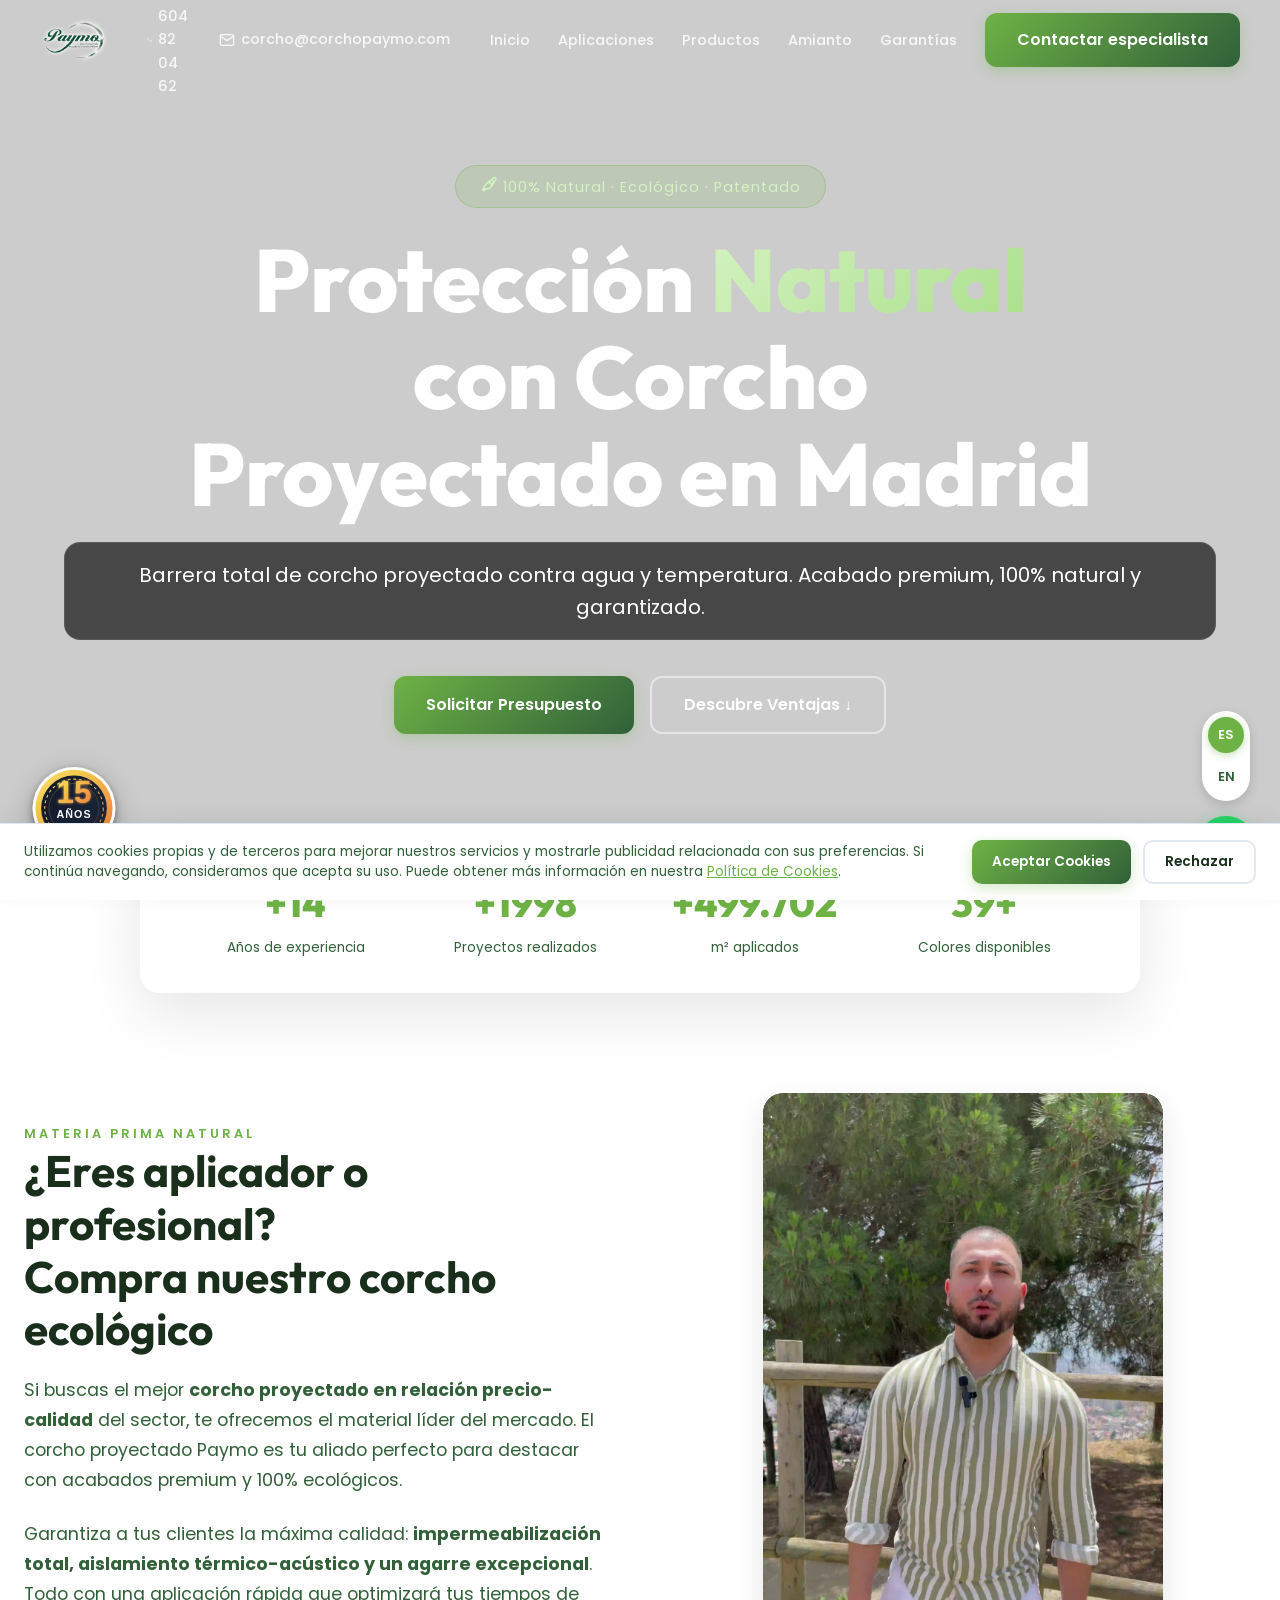
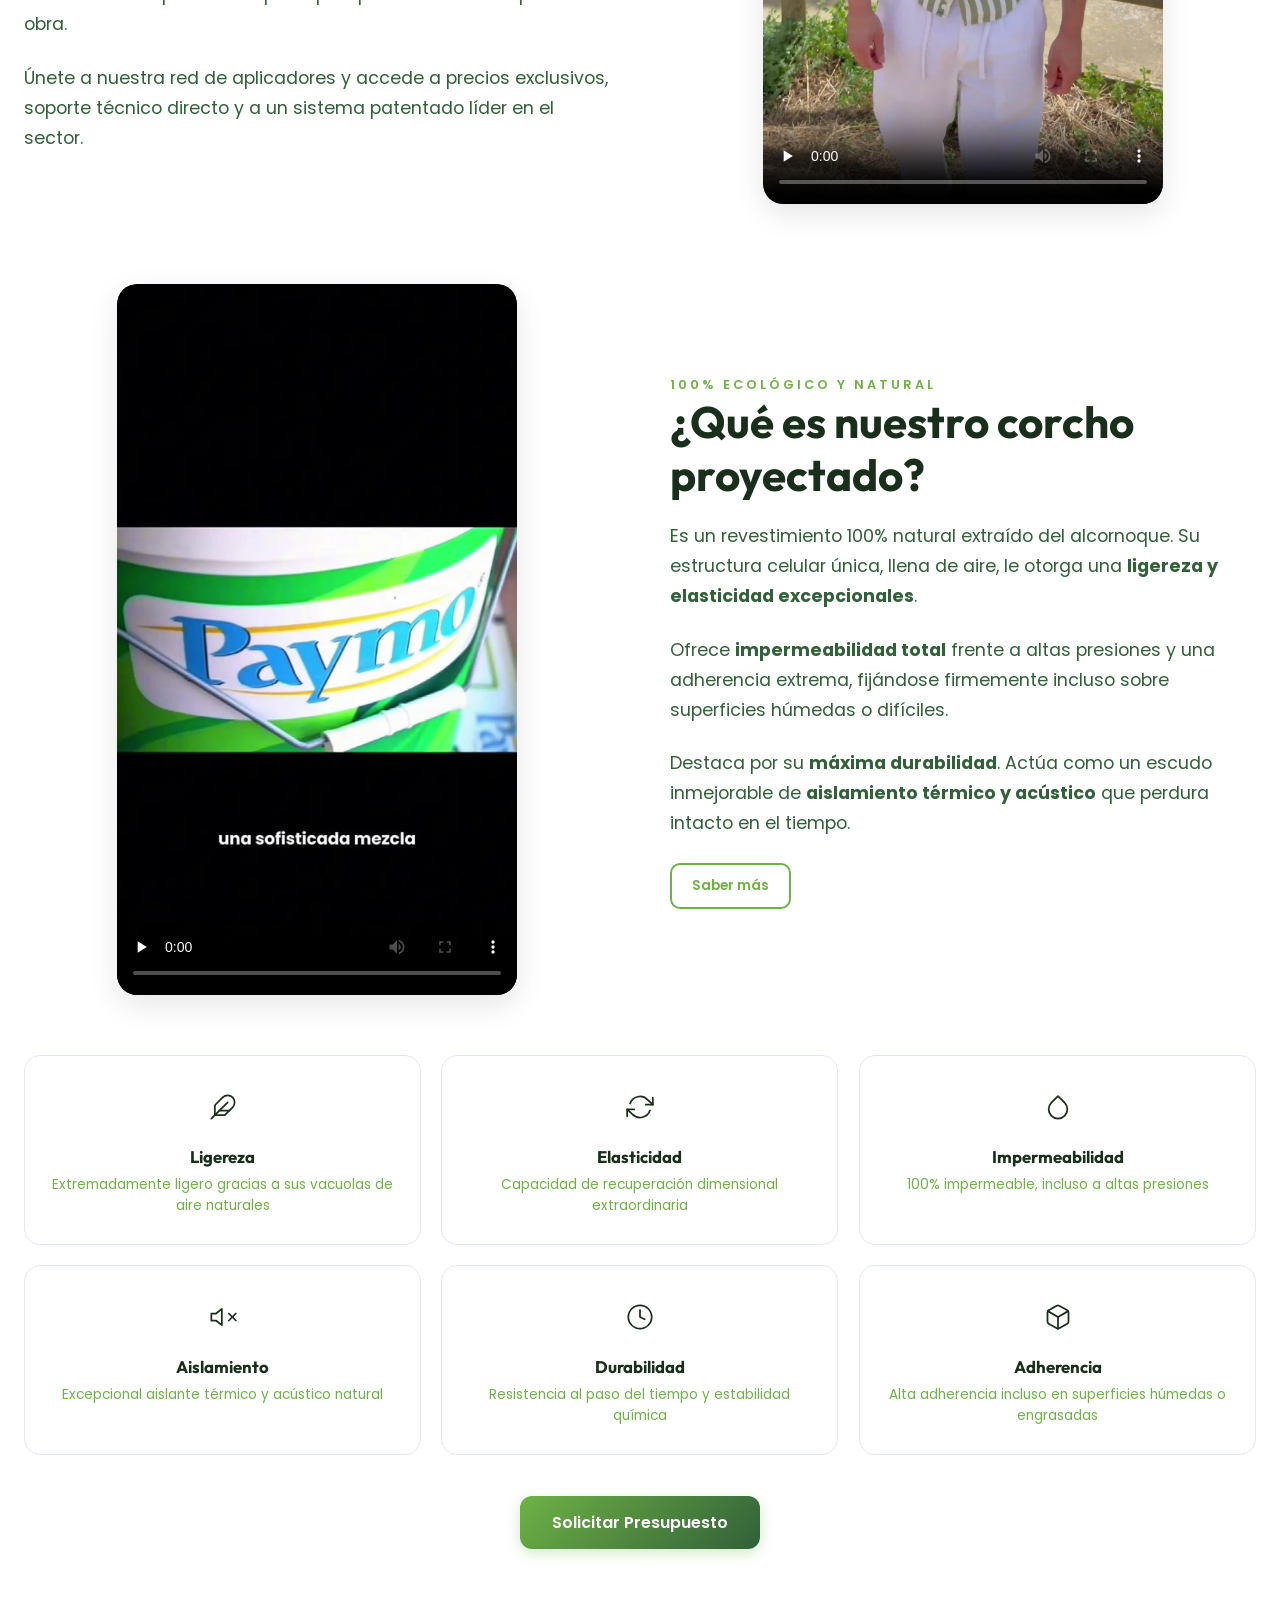
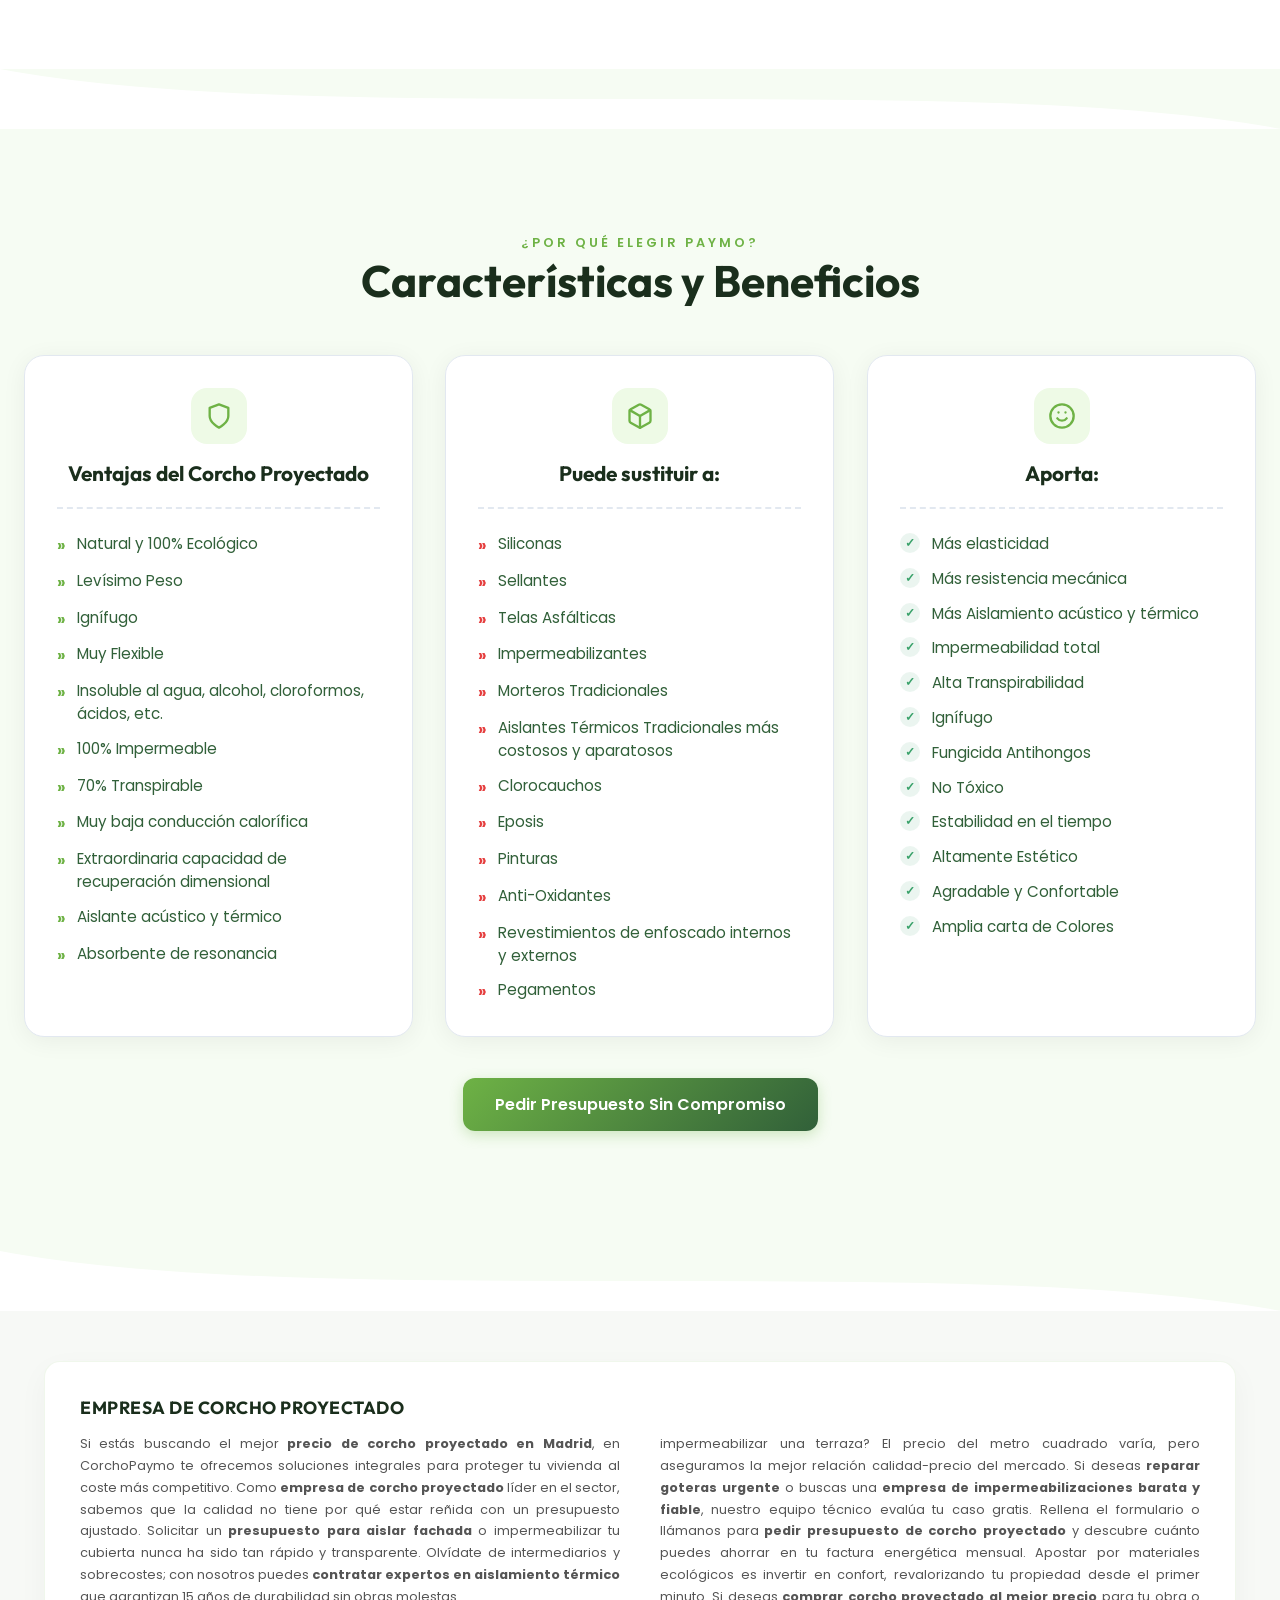
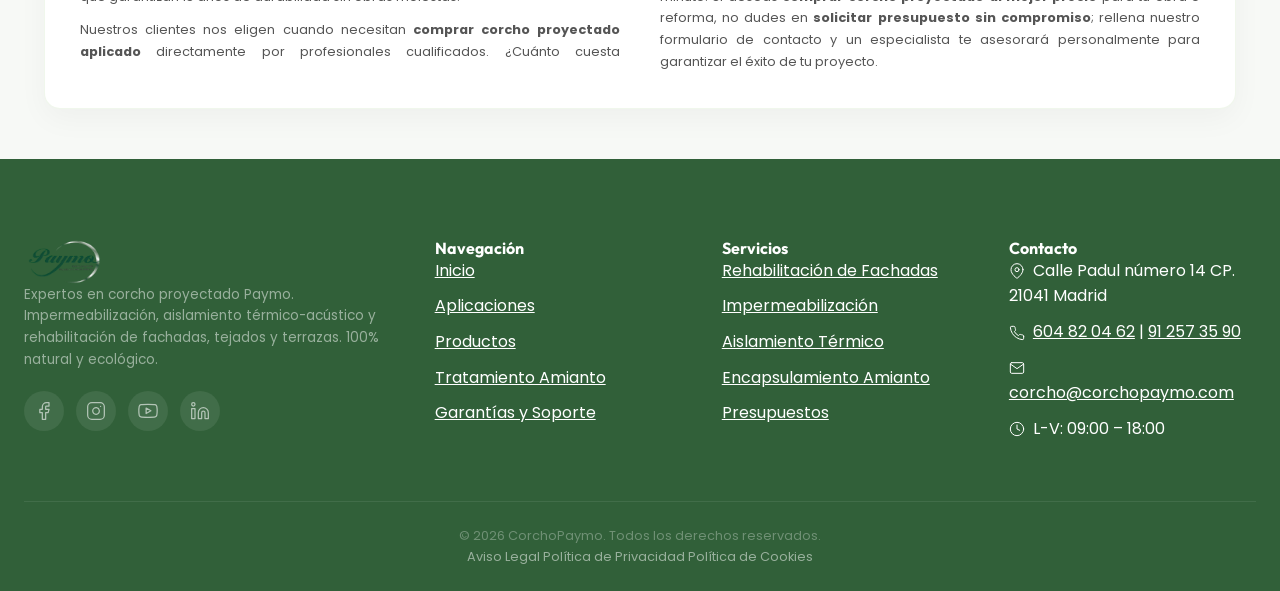
<file: index.html>
<!DOCTYPE html>
<html lang="es">
<head>
<!-- Google tag (gtag.js) -->
<script async src="https://www.googletagmanager.com/gtag/js?id=G-RHNSBFNV2L"></script>
<script>
  window.dataLayer = window.dataLayer || [];
  function gtag(){dataLayer.push(arguments);}
  gtag('js', new Date());

  gtag('config', 'G-RHNSBFNV2L');
</script>
  <meta charset="UTF-8">
  <meta name="viewport" content="width=device-width, initial-scale=1.0">
  <title>Corcho Proyectado en Madrid | Presupuesto Gratis - CorchoPaymo</title>
  <meta name="description" content="¿Buscas el mejor precio de corcho proyectado en Madrid? Expertos en aislamiento térmico e impermeabilización. Pide tu presupuesto GRATIS y sin compromiso.">
  <meta name="keywords" content="corcho proyectado, precio corcho proyectado, paymo, impermeabilizar tejados madrid, aislamiento térmico, encapsulamiento amianto, rehabilitación fachadas, corcho natural, ecológico, Madrid">
  <meta property="og:title" content="Corcho Proyectado en Madrid - CorchoPaymo">
  <meta property="og:description" content="Soluciones de corcho proyectado Paymo en Madrid para proteger, impermeabilizar y aislar cualquier superficie. 100% natural y ecológico.">
  <meta property="og:type" content="website">
  <meta property="og:url" content="https://www.corchopaymo.com">
  <meta property="og:image" content="https://www.corchopaymo.com/Paymo-logo.webp">
  <meta name="twitter:card" content="summary_large_image">
  <meta name="twitter:title" content="CorchoPaymo — Corcho Proyectado Profesional">
  <meta name="twitter:description" content="Soluciones de corcho proyectado Paymo para proteger, impermeabilizar y aislar cualquier superficie. 100% natural y ecológico.">
  <meta name="theme-color" content="#6eb245">
  <link rel="canonical" href="https://www.corchopaymo.com">
  <link rel="preconnect" href="https://fonts.googleapis.com">
  <link rel="preconnect" href="https://fonts.gstatic.com" crossorigin>
  <link rel="preload" href="Paymo-logo.webp" as="image">
  <link rel="preload" href="index.css" as="style">
  <link href="https://fonts.googleapis.com/css2?family=Poppins:wght@300;400;500;600;700&family=Outfit:wght@600;700;800&display=swap" rel="stylesheet">
  <link rel="stylesheet" href="index.css">
  <link rel="icon" type="image/x-icon" href="favicon.ico">
  <link rel="icon" type="image/png" sizes="192x192" href="favicon.png">
  <link rel="apple-touch-icon" sizes="180x180" href="apple-touch-icon.png">
  <meta name="google-site-verification" content="5dtK_9sFnpOLQFfdqX9vkMqEc4hLtzEVu8swPS5WHHY" />
</head>
<body>

<!-- ============================================ -->
<!-- PRELOADER                                    -->
<!-- ============================================ -->
<div id="preloader">
  <div class="preloader__content">
    <div class="preloader__logo notranslate">Corcho<span class="logo-accent">Paymo</span></div>
    <div class="preloader__bar-track">
      <div class="preloader__bar"></div>
    </div>
  </div>
</div>

<!-- ============================================ -->
<!-- NAVBAR                                       -->
<!-- ============================================ -->
<nav class="navbar" id="navbar">
  <div class="navbar__inner">
    <a href="index.html" class="navbar__logo"><img src="Paymo-logo.webp" alt="CorchoPaymo"></a>

      <div class="navbar__contact">
        <a href="tel:+34604820462">
          <svg width="16" height="16" viewBox="0 0 24 24" fill="none" stroke="currentColor" stroke-width="2" stroke-linecap="round" stroke-linejoin="round"><path d="M22 16.92v3a2 2 0 0 1-2.18 2 19.79 19.79 0 0 1-8.63-3.07 19.5 19.5 0 0 1-6-6 19.79 19.79 0 0 1-3.07-8.67A2 2 0 0 1 4.11 2h3a2 2 0 0 1 2 1.72 12.84 12.84 0 0 0 .7 2.81 2 2 0 0 1-.45 2.11L8.09 9.91a16 16 0 0 0 6 6l1.27-1.27a2 2 0 0 1 2.11-.45 12.84 12.84 0 0 0 2.81.7A2 2 0 0 1 22 16.92z"/></svg>
          +34 604 82 04 62
        </a>
        <a href="mailto:corcho@corchopaymo.com">
          <svg width="16" height="16" viewBox="0 0 24 24" fill="none" stroke="currentColor" stroke-width="2" stroke-linecap="round" stroke-linejoin="round"><path d="M4 4h16c1.1 0 2 .9 2 2v12c0 1.1-.9 2-2 2H4c-1.1 0-2-.9-2-2V6c0-1.1.9-2 2-2z"/><polyline points="22,6 12,13 2,6"/></svg>
          corcho@corchopaymo.com
        </a>
      </div>

    <ul class="nav-links">
      <li><a href="index.html" class="nav-link">Inicio</a></li>
      <li><a href="aplicaciones.html" class="nav-link">Aplicaciones</a></li>
      <li><a href="productos.html" class="nav-link">Productos</a></li>
      <li><a href="encapsulamiento-amianto.html" class="nav-link">Amianto</a></li>
      <li><a href="certificaciones.html" class="nav-link">Garantías</a></li>
      <li><a href="#contacto" class="nav-cta btn">Contactar especialista</a></li>
    </ul>
    <button class="hamburger" id="hamburger" aria-label="Abrir menú">
      <span></span><span></span><span></span>
    </button>
  </div>
</nav>

<!-- Mobile Menu -->
<div class="mobile-overlay" id="mobile-overlay"></div>
<div class="mobile-menu" id="mobile-menu">
  <a href="index.html" class="nav-link">Inicio</a>
  <a href="aplicaciones.html" class="nav-link">Aplicaciones</a>
  <a href="productos.html" class="nav-link">Productos</a>
  <a href="encapsulamiento-amianto.html" class="nav-link">Amianto</a>
  <a href="certificaciones.html" class="nav-link">Garantías</a>
  <a href="#contacto" class="nav-cta btn" style="margin-top: 15px; display: flex; justify-content: center; width: 100%; box-sizing: border-box; white-space: normal; text-align: center;">Solicita presupuesto</a>
</div>

<!-- ============================================ -->
<!-- SECTION 1: HERO                              -->
<!-- ============================================ -->
<section id="hero" class="hero">
  <video src="alcornoque-video2.mp4" class="hero__video-bg" autoplay loop muted playsinline></video>
  <video src="video-familia-1-web.mp4" class="hero__video-bg hero__crossfade" autoplay loop muted playsinline></video>
  <div class="hero__overlay"></div>
  <div class="hero__content">
    <span class="hero__badge animate-on-scroll"><svg width="18" height="18" viewBox="0 0 24 24" fill="none" stroke="currentColor" stroke-width="2" stroke-linecap="round" stroke-linejoin="round"><path d="M17 8C8 10 5.9 16.17 3.82 21.34L5.71 22l1-2.3A4.49 4.49 0 0 0 8 20c4 0 8.5-3.5 11-10"/><path d="M20.59 5.41a2 2 0 0 0-2.83 0L12 11.17l2.83 2.83 5.76-5.76a2 2 0 0 0 0-2.83z"/></svg> 100% Natural · Ecológico · Patentado</span>
    <h1 class="hero__title animate-on-scroll delay-1">Protección <span class="gradient-text">Natural</span> con Corcho Proyectado en Madrid</h1>
    <p class="hero__subtitle animate-on-scroll delay-2">
      Barrera total de corcho proyectado contra agua y temperatura. Acabado premium, 100% natural y garantizado.
    </p>
    <div class="hero__buttons animate-on-scroll delay-3">
      <a href="#contacto" class="btn btn--primary">Solicitar Presupuesto</a>
      <a href="#el-corcho" class="btn btn--outline">Descubre Ventajas ↓</a>
    </div>
  </div>
</section>

<!-- ============================================ -->
<!-- STATS BAR                                    -->
<!-- ============================================ -->
<div class="stats-bar">
  <div class="stats-bar__inner animate-on-scroll">
    <div class="stat-item">
      <span class="stat-item__number counter" data-target="15" data-prefix="+">0</span>
      <span class="stat-item__label">Años de experiencia</span>
    </div>
    <div class="stat-item">
      <span class="stat-item__number counter" data-target="2000" data-prefix="+">0</span>
      <span class="stat-item__label">Proyectos realizados</span>
    </div>
    <div class="stat-item">
      <span class="stat-item__number counter" data-target="500000" data-prefix="+">0</span>
      <span class="stat-item__label">m² aplicados</span>
    </div>
    <div class="stat-item">
      <span class="stat-item__number counter" data-target="40" data-suffix="+">0</span>
      <span class="stat-item__label">Colores disponibles</span>
    </div>
  </div>
</div>

<!-- ============================================ -->
<!-- SECTION 2: EL CORCHO                         -->
<!-- ============================================ -->
<section id="el-corcho" class="section">
  <div class="container">
    <div class="corcho-grid">
      <div class="corcho-text">
        <span class="section-subtitle animate-on-scroll">MATERIA PRIMA NATURAL</span>
        <h2 class="section-title animate-on-scroll delay-1">¿Eres aplicador o profesional?<br>Compra nuestro <span class="gradient-text">corcho ecológico</span></h2>
        <div class="desktop-only">
          <p class="section-text mb-24 animate-on-scroll delay-2">Si buscas el mejor <strong>corcho proyectado en relación precio-calidad</strong> del sector, te ofrecemos el material líder del mercado. El corcho proyectado <span class="notranslate">Paymo</span> es tu aliado perfecto para destacar con acabados premium y 100% ecológicos.</p>
          <p class="section-text mb-24 animate-on-scroll delay-3">Garantiza a tus clientes la máxima calidad: <strong>impermeabilización total, aislamiento térmico-acústico y un agarre excepcional</strong>. Todo con una aplicación rápida que optimizará tus tiempos de obra.</p>
          <p class="section-text mb-24 animate-on-scroll delay-4">Únete a nuestra red de aplicadores y accede a precios exclusivos, soporte técnico directo y a un sistema patentado líder en el sector.</p>
        </div>
        <div class="mobile-only">
          <p class="section-text mb-24 animate-on-scroll delay-2">Destaca con el corcho proyectado líder. Garantiza impermeabilización total y aislamiento ecológico con aplicación rápida, precios exclusivos y soporte directo.</p>
        </div>
      </div>
      <div class="corcho-image-wrapper animate-on-scroll from-right delay-2 vsl-wrapper">
        <video id="vsl-video" poster="vsl-corcho-1-poster.webp"
               controls 
               preload="none"
               playsinline
               class="custom-video-player vsl-video-style">
               <source src="https://vtyaxf3wrypskoku.public.blob.vercel-storage.com/vsl-corcho-1.mp4" type="video/mp4">
        </video>
      </div>
    </div>
    
    <!-- What is our cork section -->
    <div class="corcho-grid" style="margin-top: 80px; margin-bottom: 20px;">
      <div class="corcho-image-wrapper animate-on-scroll from-left delay-1 vsl-wrapper">
        <video id="vsl-video-2" poster="vsl-corcho-2-poster.webp"
               controls 
               preload="none"
               playsinline
               class="custom-video-player vsl-video-style">
               <source src="vsl-corcho-2.mp4" type="video/mp4">
        </video>
      </div>
      <div class="corcho-text">
        <span class="section-subtitle animate-on-scroll">100% ECOLÓGICO Y NATURAL</span>
        <h2 class="section-title animate-on-scroll delay-1">¿Qué es nuestro <span class="gradient-text">corcho proyectado</span>?</h2>
        <p class="section-text mb-24 animate-on-scroll delay-2">Es un revestimiento 100% natural extraído del alcornoque. Su estructura celular única, llena de aire, le otorga una <strong>ligereza y elasticidad excepcionales</strong>.</p>
        <p class="section-text mb-24 animate-on-scroll delay-3">Ofrece <strong>impermeabilidad total</strong> frente a altas presiones y una adherencia extrema, fijándose firmemente incluso sobre superficies húmedas o difíciles.</p>
        <p class="section-text mb-24 animate-on-scroll delay-4">Destaca por su <strong>máxima durabilidad</strong>. Actúa como un escudo inmejorable de <strong>aislamiento térmico y acústico</strong> que perdura intacto en el tiempo.</p>
        <div class="animate-on-scroll delay-5" style="margin-top: 24px;">
          <a href="aplicaciones.html" class="btn btn--outline btn--sm">Saber más</a>
        </div>
      </div>
    </div>
    
    <!-- Cork properties grid -->
    <div class="corcho-properties">
      <div class="property-card animate-on-scroll delay-1">
        <span class="property-card__icon"><svg width="28" height="28" viewBox="0 0 24 24" fill="none" stroke="currentColor" stroke-width="1.5" stroke-linecap="round" stroke-linejoin="round"><path d="M20.24 12.24a6 6 0 0 0-8.49-8.49L5 10.5V19h8.5z"/><line x1="16" y1="8" x2="2" y2="22"/><line x1="17.5" y1="15" x2="9" y2="15"/></svg></span>
        <h3 class="property-card__title">Ligereza</h3>
        <p class="property-card__text">Extremadamente ligero gracias a sus vacuolas de aire naturales</p>
      </div>
      <div class="property-card animate-on-scroll delay-2">
        <span class="property-card__icon"><svg width="28" height="28" viewBox="0 0 24 24" fill="none" stroke="currentColor" stroke-width="1.5" stroke-linecap="round" stroke-linejoin="round"><polyline points="23 4 23 10 17 10"/><polyline points="1 20 1 14 7 14"/><path d="M3.51 9a9 9 0 0 1 14.85-3.36L23 10M1 14l4.64 4.36A9 9 0 0 0 20.49 15"/></svg></span>
        <h3 class="property-card__title">Elasticidad</h3>
        <p class="property-card__text">Capacidad de recuperación dimensional extraordinaria</p>
      </div>
      <div class="property-card animate-on-scroll delay-3">
        <span class="property-card__icon"><svg width="28" height="28" viewBox="0 0 24 24" fill="none" stroke="currentColor" stroke-width="1.5" stroke-linecap="round" stroke-linejoin="round"><path d="M12 2.69l5.66 5.66a8 8 0 1 1-11.31 0z"/></svg></span>
        <h3 class="property-card__title">Impermeabilidad</h3>
        <p class="property-card__text">100% impermeable, incluso a altas presiones</p>
      </div>
      <div class="property-card animate-on-scroll delay-4">
        <span class="property-card__icon"><svg width="28" height="28" viewBox="0 0 24 24" fill="none" stroke="currentColor" stroke-width="1.5" stroke-linecap="round" stroke-linejoin="round"><polygon points="11 5 6 9 2 9 2 15 6 15 11 19 11 5"/><line x1="23" y1="9" x2="17" y2="15"/><line x1="17" y1="9" x2="23" y2="15"/></svg></span>
        <h3 class="property-card__title">Aislamiento</h3>
        <p class="property-card__text">Excepcional aislante térmico y acústico natural</p>
      </div>
      <div class="property-card animate-on-scroll delay-5">
        <span class="property-card__icon"><svg width="28" height="28" viewBox="0 0 24 24" fill="none" stroke="currentColor" stroke-width="1.5" stroke-linecap="round" stroke-linejoin="round"><circle cx="12" cy="12" r="10"/><polyline points="12 6 12 12 16 14"/></svg></span>
        <h3 class="property-card__title">Durabilidad</h3>
        <p class="property-card__text">Resistencia al paso del tiempo y estabilidad química</p>
      </div>
      <div class="property-card animate-on-scroll delay-6">
        <span class="property-card__icon"><svg width="28" height="28" viewBox="0 0 24 24" fill="none" stroke="currentColor" stroke-width="1.5" stroke-linecap="round" stroke-linejoin="round"><path d="M21 16V8a2 2 0 0 0-1-1.73l-7-4a2 2 0 0 0-2 0l-7 4A2 2 0 0 0 3 8v8a2 2 0 0 0 1 1.73l7 4a2 2 0 0 0 2 0l7-4A2 2 0 0 0 21 16z"/><polyline points="3.27 6.96 12 12.01 20.73 6.96"/><line x1="12" y1="22.08" x2="12" y2="12"/></svg></span>
        <h3 class="property-card__title">Adherencia</h3>
        <p class="property-card__text">Alta adherencia incluso en superficies húmedas o engrasadas</p>
      </div>
    </div>
  </div>

    <div style="text-align:center; margin-top: 40px; margin-bottom: 20px;">
      <a href="#contacto" class="btn btn--primary">Solicitar Presupuesto</a>
    </div>
    </section>

<!-- Wave Separator -->
<div class="wave-separator">
  <svg viewBox="0 0 1200 60" preserveAspectRatio="none">
    <path d="M0,0 C300,60 900,0 1200,60 L1200,0 L0,0 Z" class="wave-separator__fill" fill="#FFFFFF"/>
  </svg>
</div>

<!-- ============================================ -->
<!-- SECTION 3: PAYMO                             -->
<!-- ============================================ -->
<section id="ventajas" class="section section--alt">
  <div class="container">
    <div style="text-align:center;">
      <span class="section-subtitle animate-on-scroll">¿POR QUÉ ELEGIR PAYMO?</span>
      <h2 class="section-title animate-on-scroll delay-1" style="margin-left:auto;margin-right:auto;">Características y Beneficios</h2>
    </div>
    
    <div class="info-columns-grid">
      <!-- Columna 1: Ventajas -->
      <div class="info-column animate-on-scroll delay-1">
        <div class="info-column__header">
          <div class="info-column__icon">
            <svg viewBox="0 0 24 24" fill="none" stroke="currentColor" stroke-width="2" stroke-linecap="round" stroke-linejoin="round"><path d="M12 22s8-4 8-10V5l-8-3-8 3v7c0 6 8 10 8 10z"/></svg>
          </div>
          <h3>Ventajas del Corcho Proyectado</h3>
        </div>
        <ul class="info-column__list">
          <li><span class="list-icon">»</span> Natural y 100% Ecológico</li>
          <li><span class="list-icon">»</span> Levísimo Peso</li>
          <li><span class="list-icon">»</span> Ignífugo</li>
          <li><span class="list-icon">»</span> Muy Flexible</li>
          <li><span class="list-icon">»</span> Insoluble al agua, alcohol, cloroformos, ácidos, etc.</li>
          <li><span class="list-icon">»</span> 100% Impermeable</li>
          <li><span class="list-icon">»</span> 70% Transpirable</li>
          <li><span class="list-icon">»</span> Muy baja conducción calorífica</li>
          <li><span class="list-icon">»</span> Extraordinaria capacidad de recuperación dimensional</li>
          <li><span class="list-icon">»</span> Aislante acústico y térmico</li>
          <li><span class="list-icon">»</span> Absorbente de resonancia</li>
        </ul>
      </div>

      <!-- Columna 2: Sustituye a -->
      <div class="info-column animate-on-scroll delay-2">
        <div class="info-column__header">
          <div class="info-column__icon">
            <svg viewBox="0 0 24 24" fill="none" stroke="currentColor" stroke-width="2" stroke-linecap="round" stroke-linejoin="round"><path d="M21 16V8a2 2 0 0 0-1-1.73l-7-4a2 2 0 0 0-2 0l-7 4A2 2 0 0 0 3 8v8a2 2 0 0 0 1 1.73l7 4a2 2 0 0 0 2 0l7-4A2 2 0 0 0 21 16z"/><polyline points="3.27 6.96 12 12.01 20.73 6.96"/><line x1="12" y1="22.08" x2="12" y2="12"/></svg>
          </div>
          <h3>Puede sustituir a:</h3>
        </div>
        <ul class="info-column__list info-column__list--red">
          <li><span class="list-icon">»</span> Siliconas</li>
          <li><span class="list-icon">»</span> Sellantes</li>
          <li><span class="list-icon">»</span> Telas Asfálticas</li>
          <li><span class="list-icon">»</span> Impermeabilizantes</li>
          <li><span class="list-icon">»</span> Morteros Tradicionales</li>
          <li><span class="list-icon">»</span> Aislantes Térmicos Tradicionales más costosos y aparatosos</li>
          <li><span class="list-icon">»</span> Clorocauchos</li>
          <li><span class="list-icon">»</span> Eposis</li>
          <li><span class="list-icon">»</span> Pinturas</li>
          <li><span class="list-icon">»</span> Anti-Oxidantes</li>
          <li><span class="list-icon">»</span> Revestimientos de enfoscado internos y externos</li>
          <li><span class="list-icon">»</span> Pegamentos</li>
        </ul>
      </div>

      <!-- Columna 3: Aporta -->
      <div class="info-column animate-on-scroll delay-3">
        <div class="info-column__header">
          <div class="info-column__icon">
            <svg viewBox="0 0 24 24" fill="none" stroke="currentColor" stroke-width="2" stroke-linecap="round" stroke-linejoin="round"><circle cx="12" cy="12" r="10"/><path d="M8 14s1.5 2 4 2 4-2 4-2"/><line x1="9" y1="9" x2="9.01" y2="9"/><line x1="15" y1="9" x2="15.01" y2="9"/></svg>
          </div>
          <h3>Aporta:</h3>
        </div>
        <ul class="info-column__list info-column__list--green">
          <li><span class="list-icon">✓</span> Más elasticidad</li>
          <li><span class="list-icon">✓</span> Más resistencia mecánica</li>
          <li><span class="list-icon">✓</span> Más Aislamiento acústico y térmico</li>
          <li><span class="list-icon">✓</span> Impermeabilidad total</li>
          <li><span class="list-icon">✓</span> Alta Transpirabilidad</li>
          <li><span class="list-icon">✓</span> Ignífugo</li>
          <li><span class="list-icon">✓</span> Fungicida Antihongos</li>
          <li><span class="list-icon">✓</span> No Tóxico</li>
          <li><span class="list-icon">✓</span> Estabilidad en el tiempo</li>
          <li><span class="list-icon">✓</span> Altamente Estético</li>
          <li><span class="list-icon">✓</span> Agradable y Confortable</li>
          <li><span class="list-icon">✓</span> Amplia carta de Colores</li>
        </ul>
      </div>
    </div>
  </div>

    <div style="text-align:center; margin-top: 40px; margin-bottom: 20px;">
      <a href="#contacto" class="btn btn--primary">Pedir Presupuesto Sin Compromiso</a>
    </div>
    </section>

<!-- Wave Separator -->
<div class="wave-separator wave-separator--flip">
  <svg viewBox="0 0 1200 60" preserveAspectRatio="none">
    <path d="M0,0 C300,60 900,0 1200,60 L1200,0 L0,0 Z" class="wave-separator__fill" fill="#FFFFFF"/>
  </svg>
</div>



<!-- ============================================ -->
<!-- SEO CONTENT                                  -->
<!-- ============================================ -->
<section style="background-color: #f7f9f6; padding: 50px 20px; position: relative; z-index: 1;">
  <div class="container">
    <div style="background: #ffffff; border-radius: 16px; padding: 35px; box-shadow: 0 10px 30px rgba(0,0,0,0.04); border: 1px solid rgba(110, 178, 69, 0.1);">
      <h2 style="font-size: 1.1rem; color: #1a2e1c; margin-bottom: 15px; font-weight: 700; text-transform: uppercase; letter-spacing: 0.5px;">Empresa de Corcho Proyectado</h2>
      <div style="font-size: 0.8rem; color: #555; line-height: 1.7; column-count: 2; column-gap: 40px; text-align: justify;" class="seo-columns">
        <p style="margin-bottom: 12px;">Si estás buscando el mejor <strong>precio de corcho proyectado en Madrid</strong>, en CorchoPaymo te ofrecemos soluciones integrales para proteger tu vivienda al coste más competitivo. Como <strong>empresa de corcho proyectado</strong> líder en el sector, sabemos que la calidad no tiene por qué estar reñida con un presupuesto ajustado. Solicitar un <strong>presupuesto para aislar fachada</strong> o impermeabilizar tu cubierta nunca ha sido tan rápido y transparente. Olvídate de intermediarios y sobrecostes; con nosotros puedes <strong>contratar expertos en aislamiento térmico</strong> que garantizan 15 años de durabilidad sin obras molestas.</p>
        <p style="margin-bottom: 0;">Nuestros clientes nos eligen cuando necesitan <strong>comprar corcho proyectado aplicado</strong> directamente por profesionales cualificados. ¿Cuánto cuesta impermeabilizar una terraza? El precio del metro cuadrado varía, pero aseguramos la mejor relación calidad-precio del mercado. Si deseas <strong>reparar goteras urgente</strong> o buscas una <strong>empresa de impermeabilizaciones barata y fiable</strong>, nuestro equipo técnico evalúa tu caso gratis. Rellena el formulario o llámanos para <strong>pedir presupuesto de corcho proyectado</strong> y descubre cuánto puedes ahorrar en tu factura energética mensual. Apostar por materiales ecológicos es invertir en confort, revalorizando tu propiedad desde el primer minuto. Si deseas <strong>comprar corcho proyectado al mejor precio</strong> para tu obra o reforma, no dudes en <strong>solicitar presupuesto sin compromiso</strong>; rellena nuestro formulario de contacto y un especialista te asesorará personalmente para garantizar el éxito de tu proyecto.</p>
      </div>
      <style>
        @media (max-width: 768px) {
          .seo-columns { column-count: 1 !important; text-align: left !important; }
        }
      </style>
    </div>
  </div>
</section>

<!-- ============================================ -->
<!-- FOOTER                                       -->
<!-- ============================================ -->
<footer class="footer" id="contacto">
  <div class="container">
    <div class="footer__grid">
      <!-- Column 1: Brand -->
      <div class="footer__col">
        <a href="index.html" class="footer__logo"><img src="Paymo-logo.webp" alt="CorchoPaymo" loading="lazy"></a>
        <p class="footer__desc">Expertos en corcho proyectado <span class="notranslate">Paymo</span>. Impermeabilización, aislamiento térmico-acústico y rehabilitación de fachadas, tejados y terrazas. 100% natural y ecológico.</p>
        <div class="footer__socials">
          <a href="#" class="footer__social" aria-label="Facebook" title="Facebook"><svg width="20" height="20" viewBox="0 0 24 24" fill="none" stroke="currentColor" stroke-width="1.5" stroke-linecap="round" stroke-linejoin="round"><path d="M18 2h-3a5 5 0 0 0-5 5v3H7v4h3v8h4v-8h3l1-4h-4V7a1 1 0 0 1 1-1h3z"/></svg></a>
          <a href="#" class="footer__social" aria-label="Instagram" title="Instagram"><svg width="20" height="20" viewBox="0 0 24 24" fill="none" stroke="currentColor" stroke-width="1.5" stroke-linecap="round" stroke-linejoin="round"><rect x="2" y="2" width="20" height="20" rx="5" ry="5"/><path d="M16 11.37A4 4 0 1 1 12.63 8 4 4 0 0 1 16 11.37z"/><line x1="17.5" y1="6.5" x2="17.51" y2="6.5"/></svg></a>
          <a href="#" class="footer__social" aria-label="YouTube" title="YouTube"><svg width="20" height="20" viewBox="0 0 24 24" fill="none" stroke="currentColor" stroke-width="1.5" stroke-linecap="round" stroke-linejoin="round"><path d="M22.54 6.42a2.78 2.78 0 0 0-1.94-2C18.88 4 12 4 12 4s-6.88 0-8.6.46a2.78 2.78 0 0 0-1.94 2A29 29 0 0 0 1 11.75a29 29 0 0 0 .46 5.33A2.78 2.78 0 0 0 3.4 19.1c1.72.46 8.6.46 8.6.46s6.88 0 8.6-.46a2.78 2.78 0 0 0 1.94-2 29 29 0 0 0 .46-5.25 29 29 0 0 0-.46-5.33z"/><polygon points="9.75 15.02 15.5 11.75 9.75 8.48 9.75 15.02"/></svg></a>
          <a href="#" class="footer__social" aria-label="LinkedIn" title="LinkedIn"><svg width="20" height="20" viewBox="0 0 24 24" fill="none" stroke="currentColor" stroke-width="1.5" stroke-linecap="round" stroke-linejoin="round"><path d="M16 8a6 6 0 0 1 6 6v7h-4v-7a2 2 0 0 0-2-2 2 2 0 0 0-2 2v7h-4v-7a6 6 0 0 1 6-6z"/><rect x="2" y="9" width="4" height="12"/><circle cx="4" cy="4" r="2"/></svg></a>
        </div>
      </div>

      <!-- Column 2: Navigation -->
      <div class="footer__col">
        <h4 class="footer__heading">Navegación</h4>
        <ul class="footer__links">
          <li><a href="index.html">Inicio</a></li>
          <li><a href="aplicaciones.html">Aplicaciones</a></li>
          <li><a href="productos.html">Productos</a></li>
          <li><a href="encapsulamiento-amianto.html">Tratamiento Amianto</a></li>
          <li><a href="certificaciones.html">Garantías y Soporte</a></li>
        </ul>
      </div>

      <!-- Column 3: Services -->
      <div class="footer__col">
        <h4 class="footer__heading">Servicios</h4>
        <ul class="footer__links">
          <li><a href="aplicaciones.html">Rehabilitación de Fachadas</a></li>
          <li><a href="aplicaciones.html">Impermeabilización</a></li>
          <li><a href="aplicaciones.html">Aislamiento Térmico</a></li>
          <li><a href="aplicaciones.html">Encapsulamiento Amianto</a></li>
          <li><a href="#contacto" class="btn-contacto-footer">Presupuestos</a></li>
        </ul>
      </div>

      <!-- Column 4: Contact -->
      <div class="footer__col">
        <h4 class="footer__heading">Contacto</h4>
        <ul class="footer__links footer__contact-list">
          <li><svg width="16" height="16" viewBox="0 0 24 24" fill="none" stroke="currentColor" stroke-width="1.5" stroke-linecap="round" stroke-linejoin="round" style="vertical-align:middle;margin-right:4px;"><path d="M21 10c0 7-9 13-9 13s-9-6-9-13a9 9 0 0 1 18 0z"/><circle cx="12" cy="10" r="3"/></svg> Calle Padul número 14 CP. 21041 Madrid</li>
          <li><svg width="16" height="16" viewBox="0 0 24 24" fill="none" stroke="currentColor" stroke-width="1.5" stroke-linecap="round" stroke-linejoin="round" style="vertical-align:middle;margin-right:4px;"><path d="M22 16.92v3a2 2 0 0 1-2.18 2 19.79 19.79 0 0 1-8.63-3.07 19.5 19.5 0 0 1-6-6 19.79 19.79 0 0 1-3.07-8.67A2 2 0 0 1 4.11 2h3a2 2 0 0 1 2 1.72 12.84 12.84 0 0 0 .7 2.81 2 2 0 0 1-.45 2.11L8.09 9.91a16 16 0 0 0 6 6l1.27-1.27a2 2 0 0 1 2.11-.45 12.84 12.84 0 0 0 2.81.7A2 2 0 0 1 22 16.92z"/></svg> <a href="tel:+34604820462">604 82 04 62</a> | <a href="tel:+34912573590">91 257 35 90</a></li>
          <li><svg width="16" height="16" viewBox="0 0 24 24" fill="none" stroke="currentColor" stroke-width="1.5" stroke-linecap="round" stroke-linejoin="round" style="vertical-align:middle;margin-right:4px;"><path d="M4 4h16c1.1 0 2 .9 2 2v12c0 1.1-.9 2-2 2H4c-1.1 0-2-.9-2-2V6c0-1.1.9-2 2-2z"/><polyline points="22,6 12,13 2,6"/></svg> <a href="mailto:corcho@corchopaymo.com">corcho@corchopaymo.com</a></li>
          <li><svg width="16" height="16" viewBox="0 0 24 24" fill="none" stroke="currentColor" stroke-width="1.5" stroke-linecap="round" stroke-linejoin="round" style="vertical-align:middle;margin-right:4px;"><circle cx="12" cy="12" r="10"/><polyline points="12 6 12 12 16 14"/></svg> L-V: 09:00 – 18:00</li>
        </ul>
      </div>
    </div>

    <div class="footer__bottom">
      <p>© 2026 <span class="notranslate">CorchoPaymo</span>. Todos los derechos reservados.</p>
      <div class="footer__legal">
        <a href="aviso-legal.html">Aviso Legal</a>
        <a href="politica-privacidad.html">Política de Privacidad</a>
        <a href="politica-cookies.html">Política de Cookies</a>
      </div>
    </div>
  </div>
</footer>

<!-- ============================================ -->
<!-- WARRANTY SEAL BADGE                          -->
<!-- ============================================ -->
<a href="#contacto" class="warranty-badge" aria-label="Solicitar Presupuesto" title="15 Años de Garantía">
  <img src="sello-garantia-v2.svg" alt="Sello 15 Años de Garantía" loading="lazy">
</a>

<!-- ============================================ -->
<!-- WHATSAPP FAQ WIDGET                          -->
<!-- ============================================ -->
<div class="wa-widget" id="wa-widget">
  <div class="lang-switcher notranslate">
    <button class="lang-btn active" data-lang="es" aria-label="Español">ES</button>
    <button class="lang-btn" data-lang="en" aria-label="English">EN</button>
  </div>
  <div class="wa-widget__chat" id="wa-chat">
    <div class="wa-widget__header">
      <svg width="24" height="24" viewBox="0 0 24 24" fill="white"><path d="M17.472 14.382c-.297-.149-1.758-.867-2.03-.967-.273-.099-.471-.148-.67.15-.197.297-.767.966-.94 1.164-.173.199-.347.223-.644.075-.297-.15-1.255-.463-2.39-1.475-.883-.788-1.48-1.761-1.653-2.059-.173-.297-.018-.458.13-.606.134-.133.298-.347.446-.52.149-.174.198-.298.298-.497.099-.198.05-.371-.025-.52-.075-.149-.669-1.612-.916-2.207-.242-.579-.487-.5-.669-.51-.173-.008-.371-.01-.57-.01-.198 0-.52.074-.792.372-.272.297-1.04 1.016-1.04 2.479 0 1.462 1.065 2.875 1.213 3.074.149.198 2.096 3.2 5.077 4.487.709.306 1.262.489 1.694.625.712.227 1.36.195 1.871.118.571-.085 1.758-.719 2.006-1.413.248-.694.248-1.289.173-1.413-.074-.124-.272-.198-.57-.347m-5.421 7.403h-.004a9.87 9.87 0 0 1-5.031-1.378l-.361-.214-3.741.982.998-3.648-.235-.374a9.86 9.86 0 0 1-1.51-5.26c.001-5.45 4.436-9.884 9.888-9.884 2.64 0 5.122 1.03 6.988 2.898a9.825 9.825 0 0 1 2.893 6.994c-.003 5.45-4.437 9.884-9.885 9.884m8.413-18.297A11.815 11.815 0 0 0 12.05 0C5.495 0 .16 5.335.157 11.892c0 2.096.547 4.142 1.588 5.945L.057 24l6.305-1.654a11.882 11.882 0 0 0 5.683 1.448h.005c6.554 0 11.89-5.335 11.893-11.893a11.821 11.821 0 0 0-3.48-8.413z"/></svg>
      <div>
        <span class="wa-widget__title notranslate">CorchoPaymo</span>
        <span class="wa-widget__status">Responde normalmente en minutos</span>
      </div>
      <button class="wa-widget__close" id="wa-close" aria-label="Cerrar">
        <svg width="18" height="18" viewBox="0 0 24 24" fill="none" stroke="white" stroke-width="2" stroke-linecap="round" stroke-linejoin="round"><line x1="18" y1="6" x2="6" y2="18"/><line x1="6" y1="6" x2="18" y2="18"/></svg>
      </button>
    </div>
    <div class="wa-widget__body" id="wa-body">
      <div class="wa-widget__greeting">
        <p>Hola, ¿en qué podemos ayudarte? Selecciona una de las preguntas frecuentes:</p>
      </div>
      <div class="wa-widget__questions" id="wa-questions">
        <button class="wa-widget__question" data-faq="0">
          <svg width="16" height="16" viewBox="0 0 24 24" fill="none" stroke="currentColor" stroke-width="2" stroke-linecap="round" stroke-linejoin="round"><circle cx="12" cy="12" r="10"/><path d="M9.09 9a3 3 0 0 1 5.83 1c0 2-3 3-3 3"/><line x1="12" y1="17" x2="12.01" y2="17"/></svg>
          ¿Qué es el corcho proyectado <span class="notranslate">Paymo</span>?
        </button>
        <button class="wa-widget__question" data-faq="1">
          <svg width="16" height="16" viewBox="0 0 24 24" fill="none" stroke="currentColor" stroke-width="2" stroke-linecap="round" stroke-linejoin="round"><circle cx="12" cy="12" r="10"/><path d="M9.09 9a3 3 0 0 1 5.83 1c0 2-3 3-3 3"/><line x1="12" y1="17" x2="12.01" y2="17"/></svg>
          ¿Cuánto dura y qué garantía tiene?
        </button>
        <button class="wa-widget__question" data-faq="2">
          <svg width="16" height="16" viewBox="0 0 24 24" fill="none" stroke="currentColor" stroke-width="2" stroke-linecap="round" stroke-linejoin="round"><circle cx="12" cy="12" r="10"/><path d="M9.09 9a3 3 0 0 1 5.83 1c0 2-3 3-3 3"/><line x1="12" y1="17" x2="12.01" y2="17"/></svg>
          ¿Cómo puedo solicitar un presupuesto?
        </button>
      </div>
    </div>
  </div>
  <button class="wa-widget__fab" id="wa-fab" aria-label="Abrir WhatsApp">
    <svg class="wa-fab__icon" width="28" height="28" viewBox="0 0 24 24" fill="white"><path d="M17.472 14.382c-.297-.149-1.758-.867-2.03-.967-.273-.099-.471-.148-.67.15-.197.297-.767.966-.94 1.164-.173.199-.347.223-.644.075-.297-.15-1.255-.463-2.39-1.475-.883-.788-1.48-1.761-1.653-2.059-.173-.297-.018-.458.13-.606.134-.133.298-.347.446-.52.149-.174.198-.298.298-.497.099-.198.05-.371-.025-.52-.075-.149-.669-1.612-.916-2.207-.242-.579-.487-.5-.669-.51-.173-.008-.371-.01-.57-.01-.198 0-.52.074-.792.372-.272.297-1.04 1.016-1.04 2.479 0 1.462 1.065 2.875 1.213 3.074.149.198 2.096 3.2 5.077 4.487.709.306 1.262.489 1.694.625.712.227 1.36.195 1.871.118.571-.085 1.758-.719 2.006-1.413.248-.694.248-1.289.173-1.413-.074-.124-.272-.198-.57-.347m-5.421 7.403h-.004a9.87 9.87 0 0 1-5.031-1.378l-.361-.214-3.741.982.998-3.648-.235-.374a9.86 9.86 0 0 1-1.51-5.26c.001-5.45 4.436-9.884 9.888-9.884 2.64 0 5.122 1.03 6.988 2.898a9.825 9.825 0 0 1 2.893 6.994c-.003 5.45-4.437 9.884-9.885 9.884m8.413-18.297A11.815 11.815 0 0 0 12.05 0C5.495 0 .16 5.335.157 11.892c0 2.096.547 4.142 1.588 5.945L.057 24l6.305-1.654a11.882 11.882 0 0 0 5.683 1.448h.005c6.554 0 11.89-5.335 11.893-11.893a11.821 11.821 0 0 0-3.48-8.413z"/></svg>
    <svg class="wa-fab__close" width="24" height="24" viewBox="0 0 24 24" fill="none" stroke="white" stroke-width="2.5" stroke-linecap="round" stroke-linejoin="round"><line x1="18" y1="6" x2="6" y2="18"/><line x1="6" y1="6" x2="18" y2="18"/></svg>
  </button>
</div>

<!-- ============================================ -->
<!-- SCHEMA.ORG JSON-LD                           -->
<!-- ============================================ -->
<script type="application/ld+json">
{
  "@context": "https://schema.org",
  "@type": "LocalBusiness",
  "name": "CorchoPaymo",
  "description": "Expertos en corcho proyectado Paymo para impermeabilización, aislamiento térmico-acústico, encapsulamiento de amianto y rehabilitación de fachadas, tejados y terrazas.",
  "url": "https://www.corchopaymo.com",
  "telephone": "+34604820462",
  "email": "corcho@corchopaymo.com",
  "address": {
    "@type": "PostalAddress",
    "streetAddress": "C/ Maderas N 6",
    "addressLocality": "Rivas Vaciamadrid (Madrid)",
    "postalCode": "28522",
    "addressCountry": "ES"
  },
  "geo": {
    "@type": "GeoCoordinates",
    "latitude": "40.4168",
    "longitude": "-3.7038"
  },
  "openingHours": [
    "Mo-Fr 09:00-18:00",
    "Sa 09:00-14:00"
  ],
  "priceRange": "€€",
  "image": "https://www.corchopaymo.com/Paymo-logo.webp",
  "logo": "https://www.corchopaymo.com/Paymo-logo.webp",
  "sameAs": [
    "https://www.facebook.com/corchopaymo",
    "https://www.instagram.com/corchopaymo",
    "https://www.youtube.com/corchopaymo",
    "https://www.linkedin.com/company/corchopaymo"
  ],
  "areaServed": {
    "@type": "Country",
    "name": "España"
  },
  "serviceType": [
    "Corcho proyectado",
    "Impermeabilización",
    "Aislamiento térmico",
    "Aislamiento acústico",
    "Encapsulamiento de amianto",
    "Rehabilitación de fachadas"
  ]
}
</script>

<!-- ============================================ -->
<!-- COOKIES BANNER                               -->
<!-- ============================================ -->
<div class="cookies-banner" id="cookies-banner">
  <div class="cookies-banner__content">
    <p>Utilizamos cookies propias y de terceros para mejorar nuestros servicios y mostrarle publicidad relacionada con sus preferencias. Si continúa navegando, consideramos que acepta su uso. Puede obtener más información en nuestra <a href="politica-cookies.html">Política de Cookies</a>.</p>
    <div class="cookies-banner__actions">
      <button class="btn btn--primary btn--sm" id="btn-accept-cookies">Aceptar Cookies</button>
      <button class="btn btn--outline btn--sm" style="color:var(--color-text-primary); border-color:var(--color-border);" id="btn-reject-cookies">Rechazar</button>
    </div>
  </div>
</div>

<!-- ============================================ -->
<!-- MODAL POP-UP                                 -->
<!-- ============================================ -->
<div class="modal-overlay" id="contact-modal">
  <div class="modal-content">
    <button class="modal-close" id="modal-close" aria-label="Cerrar modal">&times;</button>
    <div class="modal-header">
      <h3>Contacta con Ventajas</h3>
      <p>Déjanos tus datos y te responderemos en breve.</p>
    </div>
    <form class="contact-form__form" id="modal-form" action="#" method="POST">
      <div class="form-group">
        <label for="modal-name" style="font-size: 0.9rem; margin-bottom: 6px; display: block; color: var(--color-text-primary);">Nombre o Empresa</label>
        <input type="text" id="modal-name" class="form-input" placeholder="Tu nombre..." required>
      </div>
      <div class="form-group" style="margin-top: 16px;">
        <label for="modal-email" style="font-size: 0.9rem; margin-bottom: 6px; display: block; color: var(--color-text-primary);">Email *</label>
        <input type="email" id="modal-email" class="form-input" placeholder="ejemplo@correo.com" pattern=".*@.*" title="El correo debe contener una arroba (@)" required>
      </div>
      <div class="form-group" style="margin-top: 16px;">
        <label for="modal-phone" style="font-size: 0.9rem; margin-bottom: 6px; display: block; color: var(--color-text-primary);">Teléfono *</label>
        <input type="tel" id="modal-phone" class="form-input" placeholder="+34 604 82 04 62" pattern="^\+34\s?6[0-9]{8}$" title="Debe contener +34, empezar por 6 y tener 9 dígitos en total." required>
      </div>
      <div class="form-group" style="margin-top: 16px;">
        <label for="modal-message" style="font-size: 0.9rem; margin-bottom: 6px; display: block; color: var(--color-text-primary);">Mensaje (Opcional)</label>
        <textarea id="modal-message" class="form-textarea" rows="2" placeholder="¿En qué podemos ayudarte?"></textarea>
      </div>
      <div class="form-group" style="margin-top: 16px; margin-bottom: 24px; display: flex; align-items: start; gap: 10px;">
        <input type="checkbox" id="modal-privacy" required style="margin-top: 4px;">
        <label for="modal-privacy" style="font-size: 0.8rem; color: var(--color-text-secondary); margin: 0; line-height: 1.4;">Acepto la <a href="politica-privacidad.html" style="color:var(--color-primary);">Política de Privacidad</a>.</label>
      </div>
      <button type="submit" class="btn btn--primary" style="width: 100%; justify-content: center; border-radius: 12px;">Enviar Solicitud</button>
    </form>
    
    <!-- Modal Status Overlays (Loading & Success) -->
    <div id="modal-loading-overlay" class="modal-status-overlay">
      <div class="loader-chulo"></div>
      <h3 style="color: var(--color-primary); font-size: 1.4rem;">Enviando datos...</h3>
    </div>
    
    <div id="modal-success-overlay" class="modal-status-overlay">
      <button type="button" class="btn-close-modal-success-top" aria-label="Cerrar">&times;</button>
      <div class="success-checkmark"></div>
      <h3 style="color: var(--color-primary); margin-bottom: 10px; text-align: center; font-size: 1.5rem;">¡Gracias por contestar a las preguntas!</h3>
      <p style="text-align: center; color: var(--color-text-secondary); margin-bottom: 24px; max-width: 90%; line-height: 1.5;">En menos de 15 minutos se pondrá en contacto contigo un especialista.</p>
      <a href="https://wa.me/34604820462?text=Hola,%20acabo%20de%20rellenar%20el%20formulario%20y%20me%20gustar%C3%ADa%20m%C3%A1s%20informaci%C3%B3n." target="_blank" class="btn btn--secondary" style="display: flex; align-items: center; justify-content: center; gap: 8px; width: 100%; margin-bottom: 12px; background: #25D366; color: white; border: none;">
        <svg width="24" height="24" viewBox="0 0 24 24" fill="currentColor"><path d="M17.472 14.382c-.297-.149-1.758-.867-2.03-.967-.273-.099-.471-.148-.67.15-.197.297-.767.966-.94 1.164-.173.199-.347.223-.644.075-.297-.15-1.255-.463-2.39-1.475-.883-.788-1.48-1.761-1.653-2.059-.173-.297-.018-.458.13-.606.134-.133.298-.347.446-.52.149-.174.198-.298.298-.497.099-.198.05-.371-.025-.52-.075-.149-.669-1.612-.916-2.207-.242-.579-.487-.5-.669-.51-.173-.008-.371-.01-.57-.01-.198 0-.52.074-.792.372-.272.297-1.04 1.016-1.04 2.479 0 1.462 1.065 2.875 1.213 3.074.149.198 2.096 3.2 5.077 4.487.709.306 1.262.489 1.694.625.712.227 1.36.195 1.871.118.571-.085 1.758-.719 2.006-1.413.248-.694.248-1.289.173-1.413-.074-.124-.272-.198-.57-.347m-5.421 7.403h-.004a9.87 9.87 0 0 1-5.031-1.378l-.361-.214-3.741.982.998-3.648-.235-.374a9.86 9.86 0 0 1-1.51-5.26c.001-5.45 4.436-9.884 9.888-9.884 2.64 0 5.122 1.03 6.988 2.898a9.825 9.825 0 0 1 2.893 6.994c-.003 5.45-4.437 9.884-9.885 9.884m8.413-18.297A11.815 11.815 0 0 0 12.05 0C5.495 0 .16 5.335.157 11.892c0 2.096.547 4.142 1.588 5.945L.057 24l6.305-1.654a11.882 11.882 0 0 0 5.683 1.448h.005c6.554 0 11.89-5.335 11.893-11.893a11.821 11.821 0 0 0-3.48-8.413z"/></svg>
        Contáctanos por WhatsApp
      </a>
      <button type="button" class="btn btn--outline" id="btn-close-modal-success" style="width: 100%;">Cerrar ventana</button>
    </div>
  </div>
</div>

<!-- Google Translate -->
<div id="google_translate_element" style="display:none;"></div>
<script type="text/javascript">
function googleTranslateElementInit() {
  new google.translate.TranslateElement({pageLanguage: 'es', includedLanguages: 'en,es', autoDisplay: false}, 'google_translate_element');
}
</script>
<script type="text/javascript" src="https://translate.google.com/translate_a/element.js?cb=googleTranslateElementInit"></script>
<script src="index.js" defer></script>
</body>
</html>
</file>
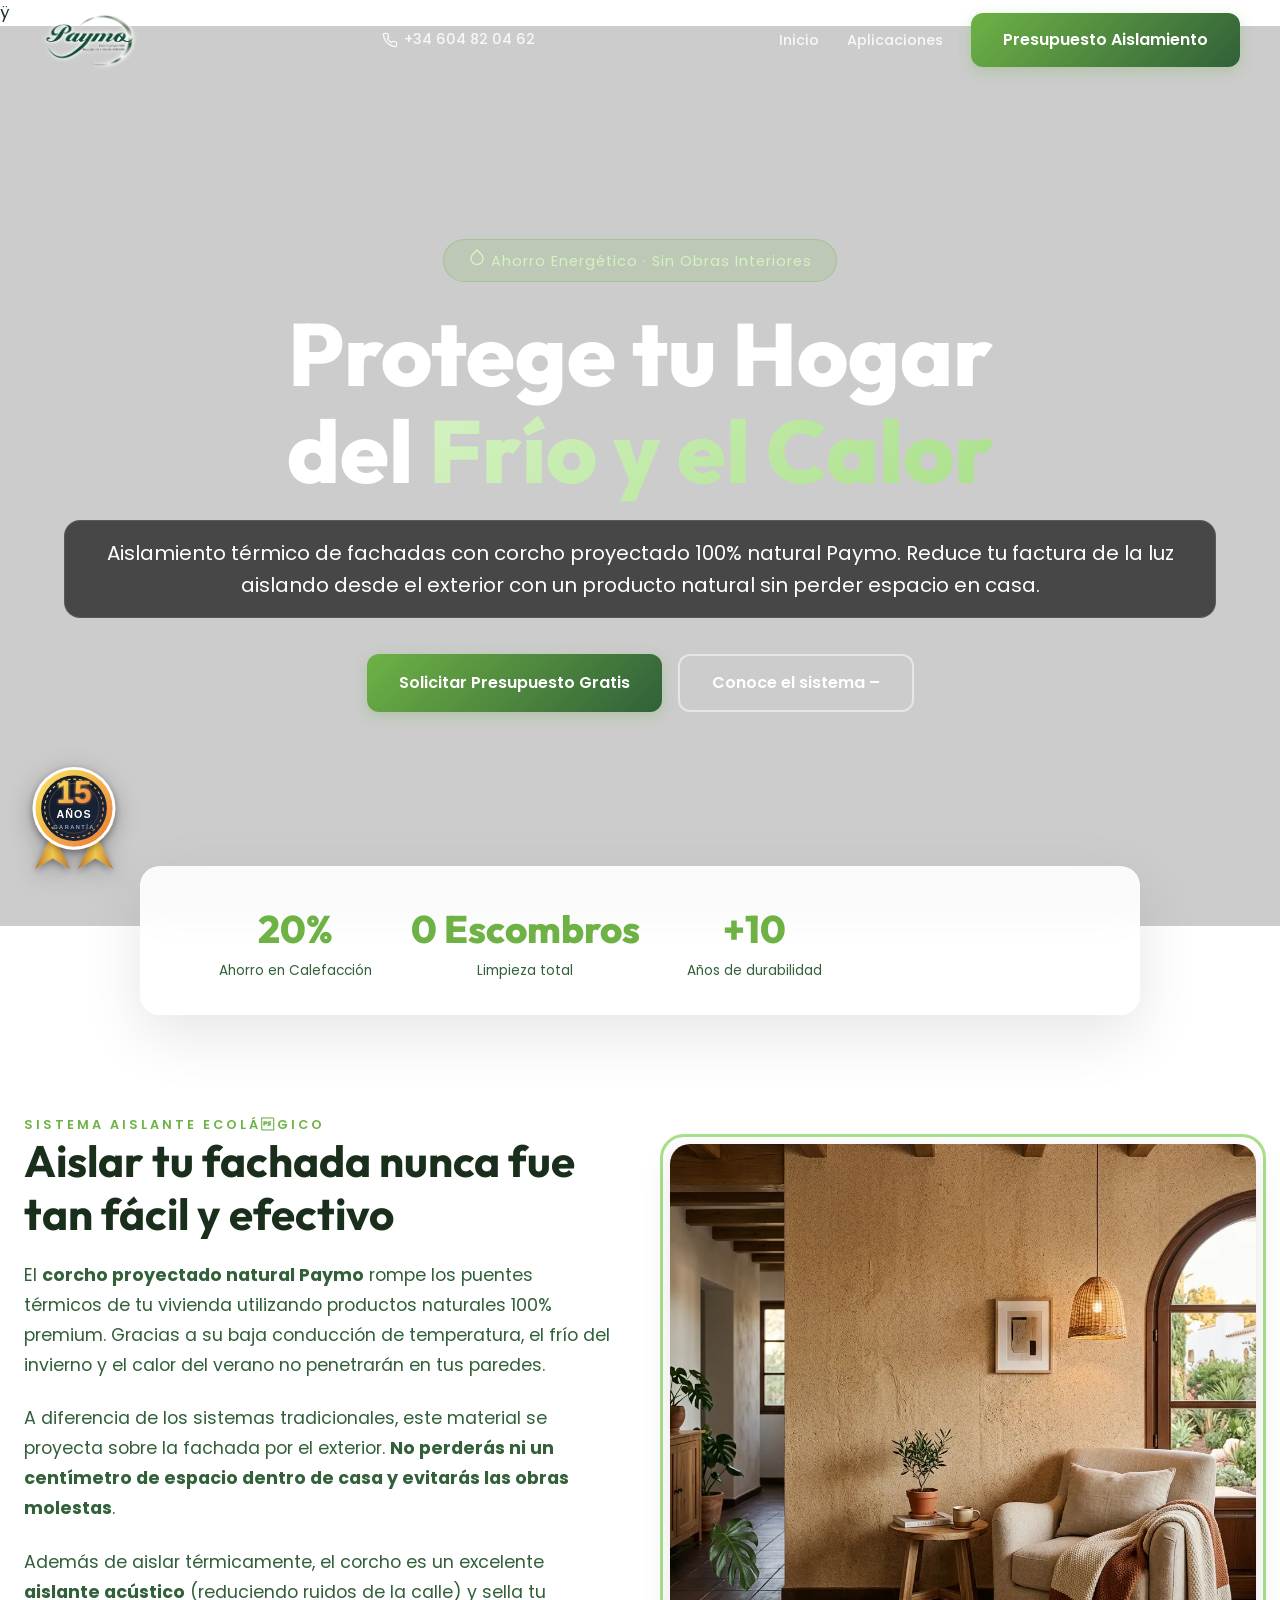
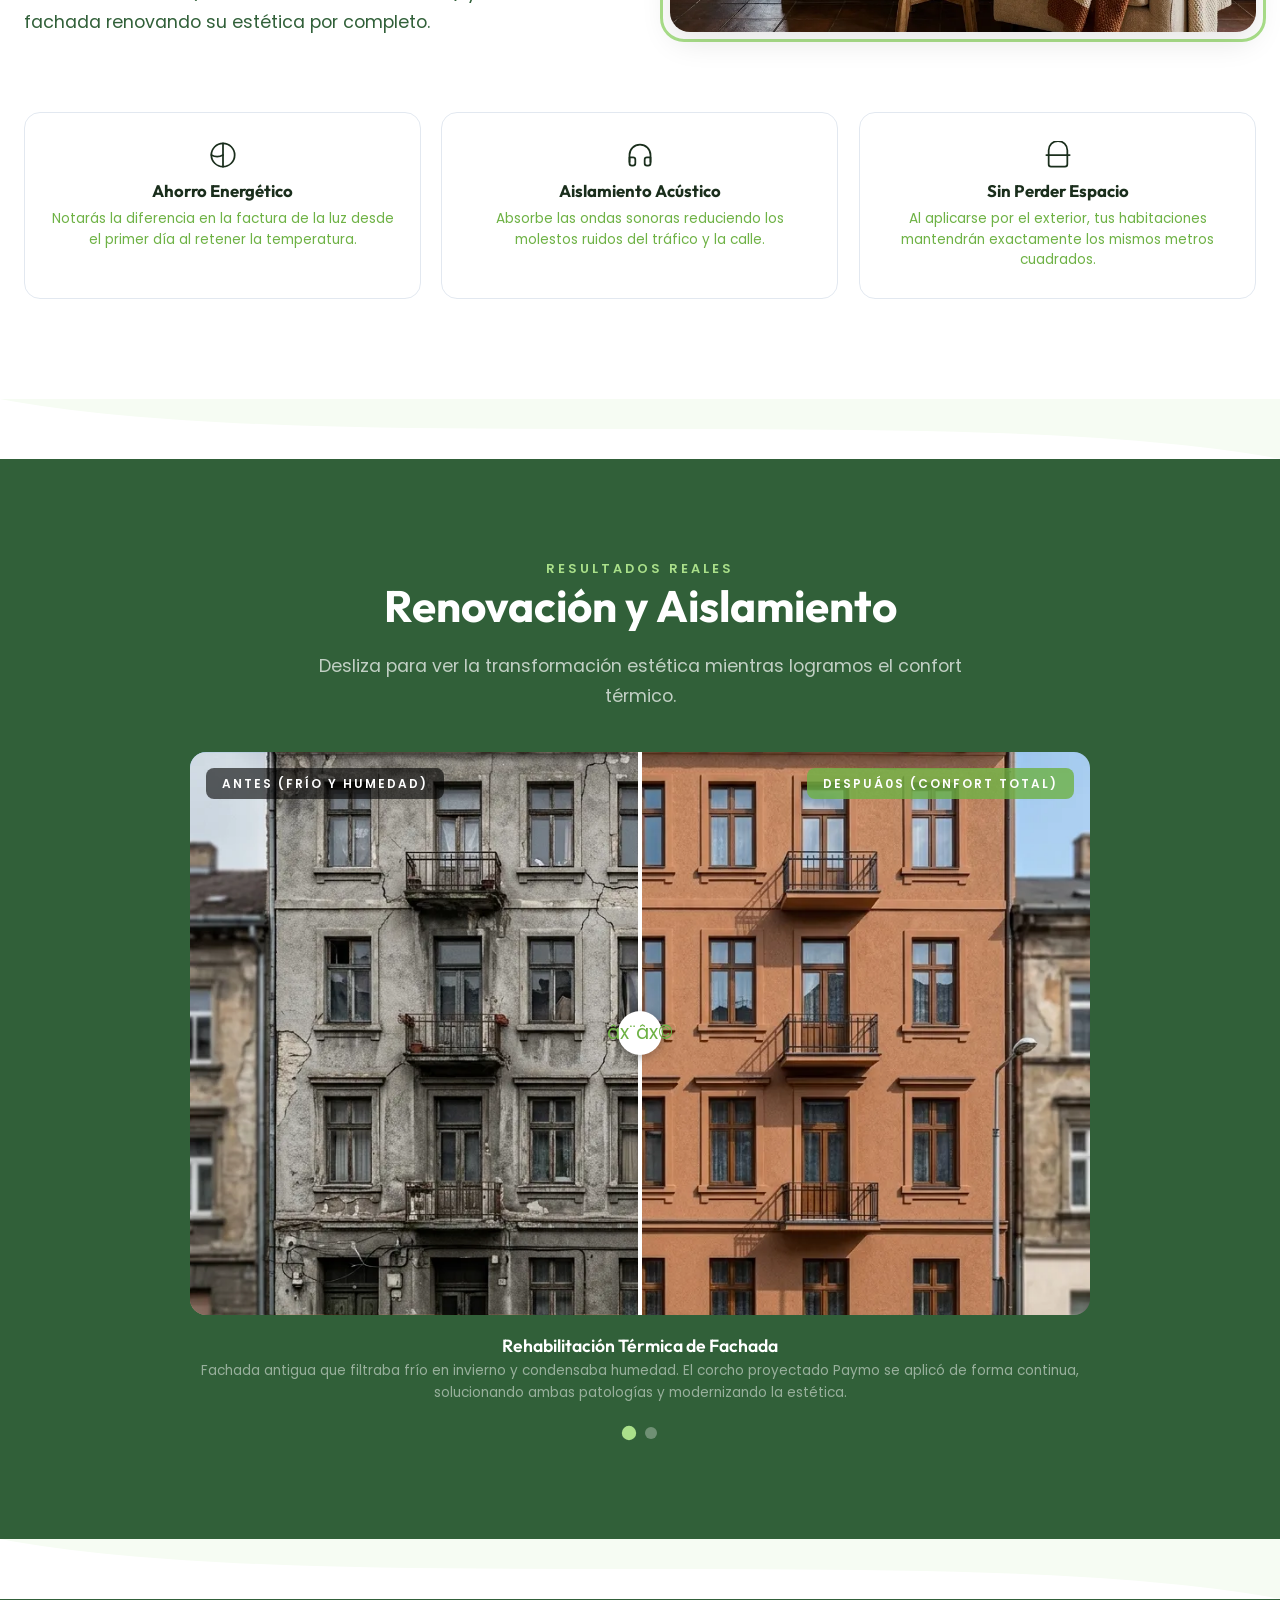
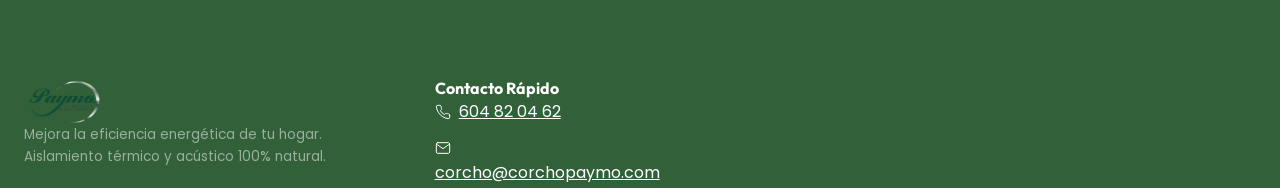
<file: aislamiento-termico-fachadas.html>
ÿ<!DOCTYPE html>
<html lang="es">
<head>
<!-- Google tag (gtag.js) -->
<script async src="https://www.googletagmanager.com/gtag/js?id=G-RHNSBFNV2L"></script>
<script>
  window.dataLayer = window.dataLayer || [];
  function gtag(){dataLayer.push(arguments);}
  gtag('js', new Date());

  gtag('config', 'G-RHNSBFNV2L');
</script>
  <meta charset="UTF-8">
  <meta name="viewport" content="width=device-width, initial-scale=1.0">
  <title>Aislamiento Térmico de Fachadas con Corcho Proyectado en Madrid | CorchoPaymo</title>
  <meta name="description" content="Aísla tu fachada del frío y el calor sin obras interiores. Aislamiento térmico ecológico con corcho proyectado Paymo en Madrid. Ahorra energía hoy.">
  <meta name="keywords" content="aislamiento térmico exterior, aislar fachada madrid, corcho térmico, sate ecológico, aislar casa del frío, paymo corcho">
  <meta property="og:title" content="Aislamiento Térmico de Fachadas con Corcho Proyectado">
  <meta property="og:description" content="Protege tu hogar de temperaturas extremas. Aislamiento térmico exterior sin obras molestas. 100% natural y ecológico.">
  <meta property="og:type" content="website">
  <meta property="og:url" content="https://www.corchopaymo.com/aislamiento-termico-fachadas.html">
  <meta property="og:image" content="https://www.corchopaymo.com/Paymo-logo.webp">
  <meta name="theme-color" content="#6eb245">
  <link rel="canonical" href="https://www.corchopaymo.com/aislamiento-termico-fachadas.html">
  <link rel="preconnect" href="https://fonts.googleapis.com">
  <link rel="preconnect" href="https://fonts.gstatic.com" crossorigin>
  <link rel="preload" href="Paymo-logo.webp" as="image">
  <link rel="preload" href="index.css" as="style">
  <link href="https://fonts.googleapis.com/css2?family=Poppins:wght@300;400;500;600;700&family=Outfit:wght@600;700;800&display=swap" rel="stylesheet">
  <link rel="stylesheet" href="index.css">
  <link rel="icon" type="image/x-icon" href="favicon.ico">
  <link rel="icon" type="image/png" sizes="192x192" href="favicon.png">
  <link rel="apple-touch-icon" sizes="180x180" href="apple-touch-icon.png">
</head>
<body>

<!-- PRELOADER -->
<div id="preloader">
  <div class="preloader__content">
    <div class="preloader__logo notranslate">Corcho<span class="logo-accent">Paymo</span></div>
    <div class="preloader__bar-track">
      <div class="preloader__bar"></div>
    </div>
  </div>
</div>

<!-- NAVBAR -->
<nav class="navbar" id="navbar">
  <div class="navbar__inner">
    <a href="index.html" class="navbar__logo"><img src="Paymo-logo.webp" alt="CorchoPaymo"></a>
      <div class="navbar__contact">
        <a href="tel:+34604820462">
          <svg width="16" height="16" viewBox="0 0 24 24" fill="none" stroke="currentColor" stroke-width="2" stroke-linecap="round" stroke-linejoin="round"><path d="M22 16.92v3a2 2 0 0 1-2.18 2 19.79 19.79 0 0 1-8.63-3.07 19.5 19.5 0 0 1-6-6 19.79 19.79 0 0 1-3.07-8.67A2 2 0 0 1 4.11 2h3a2 2 0 0 1 2 1.72 12.84 12.84 0 0 0 .7 2.81 2 2 0 0 1-.45 2.11L8.09 9.91a16 16 0 0 0 6 6l1.27-1.27a2 2 0 0 1 2.11-.45 12.84 12.84 0 0 0 2.81.7A2 2 0 0 1 22 16.92z"/></svg>
          +34 604 82 04 62
        </a>
      </div>
    <ul class="nav-links">
      <li><a href="index.html" class="nav-link">Inicio</a></li>
      <li><a href="aplicaciones.html" class="nav-link">Aplicaciones</a></li>
      <li><a href="#contacto" class="nav-cta btn">Presupuesto Aislamiento</a></li>
    </ul>
    <button class="hamburger" id="hamburger" aria-label="Abrir menú">
      <span></span><span></span><span></span>
    </button>
  </div>
</nav>

<!-- Mobile Menu -->
<div class="mobile-overlay" id="mobile-overlay"></div>
<div class="mobile-menu" id="mobile-menu">
  <a href="index.html" class="nav-link">Inicio</a>
  <a href="aplicaciones.html" class="nav-link">Ver más Aplicaciones</a>
  <a href="#contacto" class="nav-cta btn" style="margin-top: 15px; display: flex; justify-content: center; width: 100%; text-align: center;">Presupuesto de Aislamiento</a>
</div>

<!-- SECTION 1: HERO -->
<section id="hero" class="hero">
  <video src="alcornoque-video2.mp4" class="hero__video-bg" autoplay loop muted playsinline></video>
  <div class="hero__overlay"></div>
  <div class="hero__content">
    <span class="hero__badge animate-on-scroll"><svg width="18" height="18" viewBox="0 0 24 24" fill="none" stroke="currentColor" stroke-width="2" stroke-linecap="round" stroke-linejoin="round"><path d="M12 2.69l5.66 5.66a8 8 0 1 1-11.31 0z"/></svg> Ahorro Energético · Sin Obras Interiores</span>
    <h1 class="hero__title animate-on-scroll delay-1">Protege tu Hogar del <span class="gradient-text">Frío y el Calor</span></h1>
    <p class="hero__subtitle animate-on-scroll delay-2">
      Aislamiento térmico de fachadas con corcho proyectado 100% natural Paymo. Reduce tu factura de la luz aislando desde el exterior con un producto natural sin perder espacio en casa.
    </p>
    <div class="hero__buttons animate-on-scroll delay-3">
      <a href="#contacto" class="btn btn--primary">Solicitar Presupuesto Gratis</a>
      <a href="#ventajas" class="btn btn--outline">Conoce el sistema – </a>
    </div>
  </div>
</section>

<!-- STATS BAR -->
<div class="stats-bar">
  <div class="stats-bar__inner animate-on-scroll">
    <div class="stat-item">
      <span class="stat-item__number counter" data-target="30" data-suffix="%">0</span>
      <span class="stat-item__label">Ahorro en Calefacción</span>
    </div>
    <div class="stat-item">
      <span class="stat-item__number counter" data-target="0" data-suffix=" Escombros">0</span>
      <span class="stat-item__label">Limpieza total</span>
    </div>
    <div class="stat-item">
      <span class="stat-item__number counter" data-target="15" data-prefix="+">0</span>
      <span class="stat-item__label">Años de durabilidad</span>
    </div>
  </div>
</div>

<!-- SECTION 2: POR QUÁ0 ELEGIR CORCHO TÁ0RMICO -->
<section id="ventajas" class="section">
  <div class="container">
    <div class="corcho-grid">
      <div class="corcho-text">
        <span class="section-subtitle animate-on-scroll">SISTEMA AISLANTE ECOLÁGICO</span>
        <h2 class="section-title animate-on-scroll delay-1">Aislar tu fachada nunca fue tan <span class="gradient-text">fácil y efectivo</span></h2>
        <div class="desktop-only">
          <p class="section-text mb-24 animate-on-scroll delay-2">El <strong>corcho proyectado natural Paymo</strong> rompe los puentes térmicos de tu vivienda utilizando productos naturales 100% premium. Gracias a su baja conducción de temperatura, el frío del invierno y el calor del verano no penetrarán en tus paredes.</p>
          <p class="section-text mb-24 animate-on-scroll delay-3">A diferencia de los sistemas tradicionales, este material se proyecta sobre la fachada por el exterior. <strong>No perderás ni un centímetro de espacio dentro de casa y evitarás las obras molestas</strong>.</p>
          <p class="section-text mb-24 animate-on-scroll delay-4">Además de aislar térmicamente, el corcho es un excelente <strong>aislante acústico</strong> (reduciendo ruidos de la calle) y sella tu fachada renovando su estética por completo.</p>
        </div>
        <div class="mobile-only">
          <p class="section-text mb-24 animate-on-scroll delay-2">Rompe los puentes térmicos aislando desde fuera con corcho natural. Ahorra energía, renueva tu fachada con acabados naturales y protege tu casa del ruido y el clima sin hacer obras interiores.</p>
        </div>
      </div>
      <div class="corcho-image-wrapper animate-on-scroll from-right delay-2">
         <img src="aislamiento_despues.webp" alt="Fachada aislada termicamente con corcho proyectado" style="width: 100%; border-radius: 20px; box-shadow: 0 10px 30px rgba(0,0,0,0.1);">
      </div>
    </div>
    
    <!-- Cork properties grid -->
    <div class="corcho-properties" style="margin-top: 50px;">
      <div class="property-card animate-on-scroll delay-1">
        <span class="property-card__icon"><svg width="28" height="28" viewBox="0 0 24 24" fill="none" stroke="currentColor" stroke-width="1.5" stroke-linecap="round" stroke-linejoin="round"><circle cx="12" cy="12" r="10"/><path d="M12 2v20"/><path d="M12 12A10 10 0 0 1 2 12"/></svg></span>
        <h3 class="property-card__title">Ahorro Energético</h3>
        <p class="property-card__text">Notarás la diferencia en la factura de la luz desde el primer día al retener la temperatura.</p>
      </div>
      <div class="property-card animate-on-scroll delay-2">
        <span class="property-card__icon"><svg width="28" height="28" viewBox="0 0 24 24" fill="none" stroke="currentColor" stroke-width="1.5" stroke-linecap="round" stroke-linejoin="round"><path d="M3 18v-6a9 9 0 0 1 18 0v6"/><path d="M21 19a2 2 0 0 1-2 2h-1a2 2 0 0 1-2-2v-3a2 2 0 0 1 2-2h3zM3 19a2 2 0 0 0 2 2h1a2 2 0 0 0 2-2v-3a2 2 0 0 0-2-2H3z"/></svg></span>
        <h3 class="property-card__title">Aislamiento Acústico</h3>
        <p class="property-card__text">Absorbe las ondas sonoras reduciendo los molestos ruidos del tráfico y la calle.</p>
      </div>
      <div class="property-card animate-on-scroll delay-3">
        <span class="property-card__icon"><svg width="28" height="28" viewBox="0 0 24 24" fill="none" stroke="currentColor" stroke-width="1.5" stroke-linecap="round" stroke-linejoin="round"><path d="M2 12h20"/><path d="M20 12v8a2 2 0 0 1-2 2H6a2 2 0 0 1-2-2v-8"/><path d="M4 12V8a8 8 0 0 1 16 0v4"/></svg></span>
        <h3 class="property-card__title">Sin Perder Espacio</h3>
        <p class="property-card__text">Al aplicarse por el exterior, tus habitaciones mantendrán exactamente los mismos metros cuadrados.</p>
      </div>
    </div>
  </div>
</section>

<!-- Wave Separator -->
<div class="wave-separator">
  <svg viewBox="0 0 1200 60" preserveAspectRatio="none">
    <path d="M0,0 C300,60 900,0 1200,60 L1200,0 L0,0 Z" class="wave-separator__fill" fill="#1A2E1C"/>
  </svg>
</div>

<!-- GALERÁA ANTES Y DESPUÁ0S (Adaptada para Aislamiento Fachadas) -->
<section id="galeria" class="section section--dark">
  <div class="container">
    <div style="text-align:center;">
      <span class="section-subtitle animate-on-scroll">RESULTADOS REALES</span>
      <h2 class="section-title animate-on-scroll delay-1" style="margin-left:auto;margin-right:auto;">Renovación y Aislamiento</h2>
      <p class="section-text animate-on-scroll delay-2" style="margin-left:auto;margin-right:auto;color:rgba(255,255,255,0.7);">Desliza para ver la transformación estética mientras logramos el confort térmico.</p>
    </div>

    <div class="comparison-gallery">
      <!-- Slide 1 -->
      <div class="comparison-slide active">
        <div class="comparison-wrapper">
          <div class="before-image">
            <img src="antes_fachada.webp" alt="Antes - Fachada deteriorada sin aislar" width="800" height="500" loading="lazy">
          </div>
          <div class="after-image">
            <img src="despues_fachada.webp" alt="Después - Fachada aislada y renovada" width="800" height="500" loading="lazy">
          </div>
          <div class="comparison-handle">
            <span class="comparison-handle__icon">âx¨âx©</span>
          </div>
          <span class="comparison-label comparison-label--before">ANTES (Frío y Humedad)</span>
          <span class="comparison-label comparison-label--after">DESPUÁ0S (Confort Total)</span>
        </div>
        <div class="comparison-caption">
          <h4>Rehabilitación Térmica de Fachada</h4>
          <p>Fachada antigua que filtraba frío en invierno y condensaba humedad. El corcho proyectado Paymo se aplicó de forma continua, solucionando ambas patologías y modernizando la estética.</p>
        </div>
      </div>

      <!-- Slide 2 -->
      <div class="comparison-slide">
        <div class="comparison-wrapper">
          <div class="before-image">
            <img src="aislamiento_corcho.webp" alt="Antes - Aislamiento en proceso" width="800" height="500" loading="lazy">
          </div>
          <div class="after-image">
            <img src="aislamiento_despues.webp" alt="Después - Aislamiento finalizado" width="800" height="500" loading="lazy">
          </div>
          <div class="comparison-handle">
            <span class="comparison-handle__icon">âx¨âx©</span>
          </div>
          <span class="comparison-label comparison-label--before">EN PROCESO</span>
          <span class="comparison-label comparison-label--after">FINALIZADO</span>
        </div>
        <div class="comparison-caption">
          <h4>Aplicación Rápida y Limpia</h4>
          <p>El corcho se proyecta con maquinaria especializada garantizando un grosor uniforme que actúa como escudo protector para la vivienda.</p>
        </div>
      </div>

      <!-- Navigation Dots -->
      <div class="comparison-dots">
        <button class="comparison-dot active" data-slide="0" aria-label="Ver proyecto 1"></button>
        <button class="comparison-dot" data-slide="1" aria-label="Ver proyecto 2"></button>
      </div>
    </div>
  </div>
</section>

<!-- Wave Separator -->
<div class="wave-separator wave-separator--flip">
  <svg viewBox="0 0 1200 60" preserveAspectRatio="none">
    <path d="M0,0 C300,60 900,0 1200,60 L1200,0 L0,0 Z" class="wave-separator__fill" fill="#1A2E1C"/>
  </svg>
</div>

<!-- FOOTER -->
<footer class="footer" id="contacto">
  <div class="container">
    <div class="footer__grid">
      <div class="footer__col">
        <a href="index.html" class="footer__logo"><img src="Paymo-logo.webp" alt="CorchoPaymo" loading="lazy"></a>
        <p class="footer__desc">Mejora la eficiencia energética de tu hogar. Aislamiento térmico y acústico 100% natural.</p>
      </div>
      <div class="footer__col">
        <h4 class="footer__heading">Contacto Rápido</h4>
        <ul class="footer__links footer__contact-list">
          <li><svg width="16" height="16" viewBox="0 0 24 24" fill="none" stroke="currentColor" stroke-width="1.5" stroke-linecap="round" stroke-linejoin="round" style="vertical-align:middle;margin-right:4px;"><path d="M22 16.92v3a2 2 0 0 1-2.18 2 19.79 19.79 0 0 1-8.63-3.07 19.5 19.5 0 0 1-6-6 19.79 19.79 0 0 1-3.07-8.67A2 2 0 0 1 4.11 2h3a2 2 0 0 1 2 1.72 12.84 12.84 0 0 0 .7 2.81 2 2 0 0 1-.45 2.11L8.09 9.91a16 16 0 0 0 6 6l1.27-1.27a2 2 0 0 1 2.11-.45 12.84 12.84 0 0 0 2.81.7A2 2 0 0 1 22 16.92z"/></svg> <a href="tel:+34604820462">604 82 04 62</a></li>
          <li><svg width="16" height="16" viewBox="0 0 24 24" fill="none" stroke="currentColor" stroke-width="1.5" stroke-linecap="round" stroke-linejoin="round" style="vertical-align:middle;margin-right:4px;"><path d="M4 4h16c1.1 0 2 .9 2 2v12c0 1.1-.9 2-2 2H4c-1.1 0-2-.9-2-2V6c0-1.1.9-2 2-2z"/><polyline points="22,6 12,13 2,6"/></svg> <a href="mailto:corcho@corchopaymo.com">corcho@corchopaymo.com</a></li>
        </ul>
      </div>
    </div>
  </div>
</footer>

<!-- WARRANTY SEAL BADGE -->
<a href="#contacto" class="warranty-badge" aria-label="Solicitar Presupuesto" title="15 Años de Garantía">
  <img src="sello-garantia-v2.svg" alt="Sello 15 Años de Garantía" loading="lazy">
</a>

<!-- MODAL FORM -->
<div class="modal-overlay" id="contact-modal">
  <div class="modal-content">
    <button class="modal-close" id="modal-close" aria-label="Cerrar modal">&times;</button>
    <div class="modal-header">
      <h3>Pide tu Presupuesto</h3>
      <p>Cuéntanos tu proyecto de aislamiento de fachada.</p>
    </div>
    <form class="contact-form__form" id="modal-form" action="#" method="POST">
      <div class="form-group">
        <label for="modal-name" style="font-size: 0.9rem; margin-bottom: 6px; display: block; color: var(--color-text-primary);">Nombre</label>
        <input type="text" id="modal-name" class="form-input" placeholder="Tu nombre..." required>
      </div>
      <div class="form-group" style="margin-top: 16px;">
        <label for="modal-phone" style="font-size: 0.9rem; margin-bottom: 6px; display: block; color: var(--color-text-primary);">Teléfono *</label>
        <input type="tel" id="modal-phone" class="form-input" placeholder="+34 604 82 04 62" required>
      </div>
      <button type="submit" class="btn btn--primary" style="width: 100%; justify-content: center; border-radius: 12px; margin-top:20px;">Enviar Consulta Gratis</button>
    </form>
    
    <div id="modal-success-overlay" class="modal-status-overlay">
      <button type="button" class="btn-close-modal-success-top" aria-label="Cerrar">&times;</button>
      <div class="success-checkmark"></div>
      <h3 style="color: var(--color-primary); margin-bottom: 10px; text-align: center; font-size: 1.5rem;">¡Gracias!</h3>
      <p style="text-align: center; color: var(--color-text-secondary); margin-bottom: 24px;">Te llamaremos muy pronto para informarte sobre el aislamiento de tu fachada.</p>
      <button type="button" class="btn btn--outline" id="btn-close-modal-success" style="width: 100%;">Cerrar ventana</button>
    </div>
  </div>
</div>

<script src="index.js" defer></script>
</body>
</html>
</file>
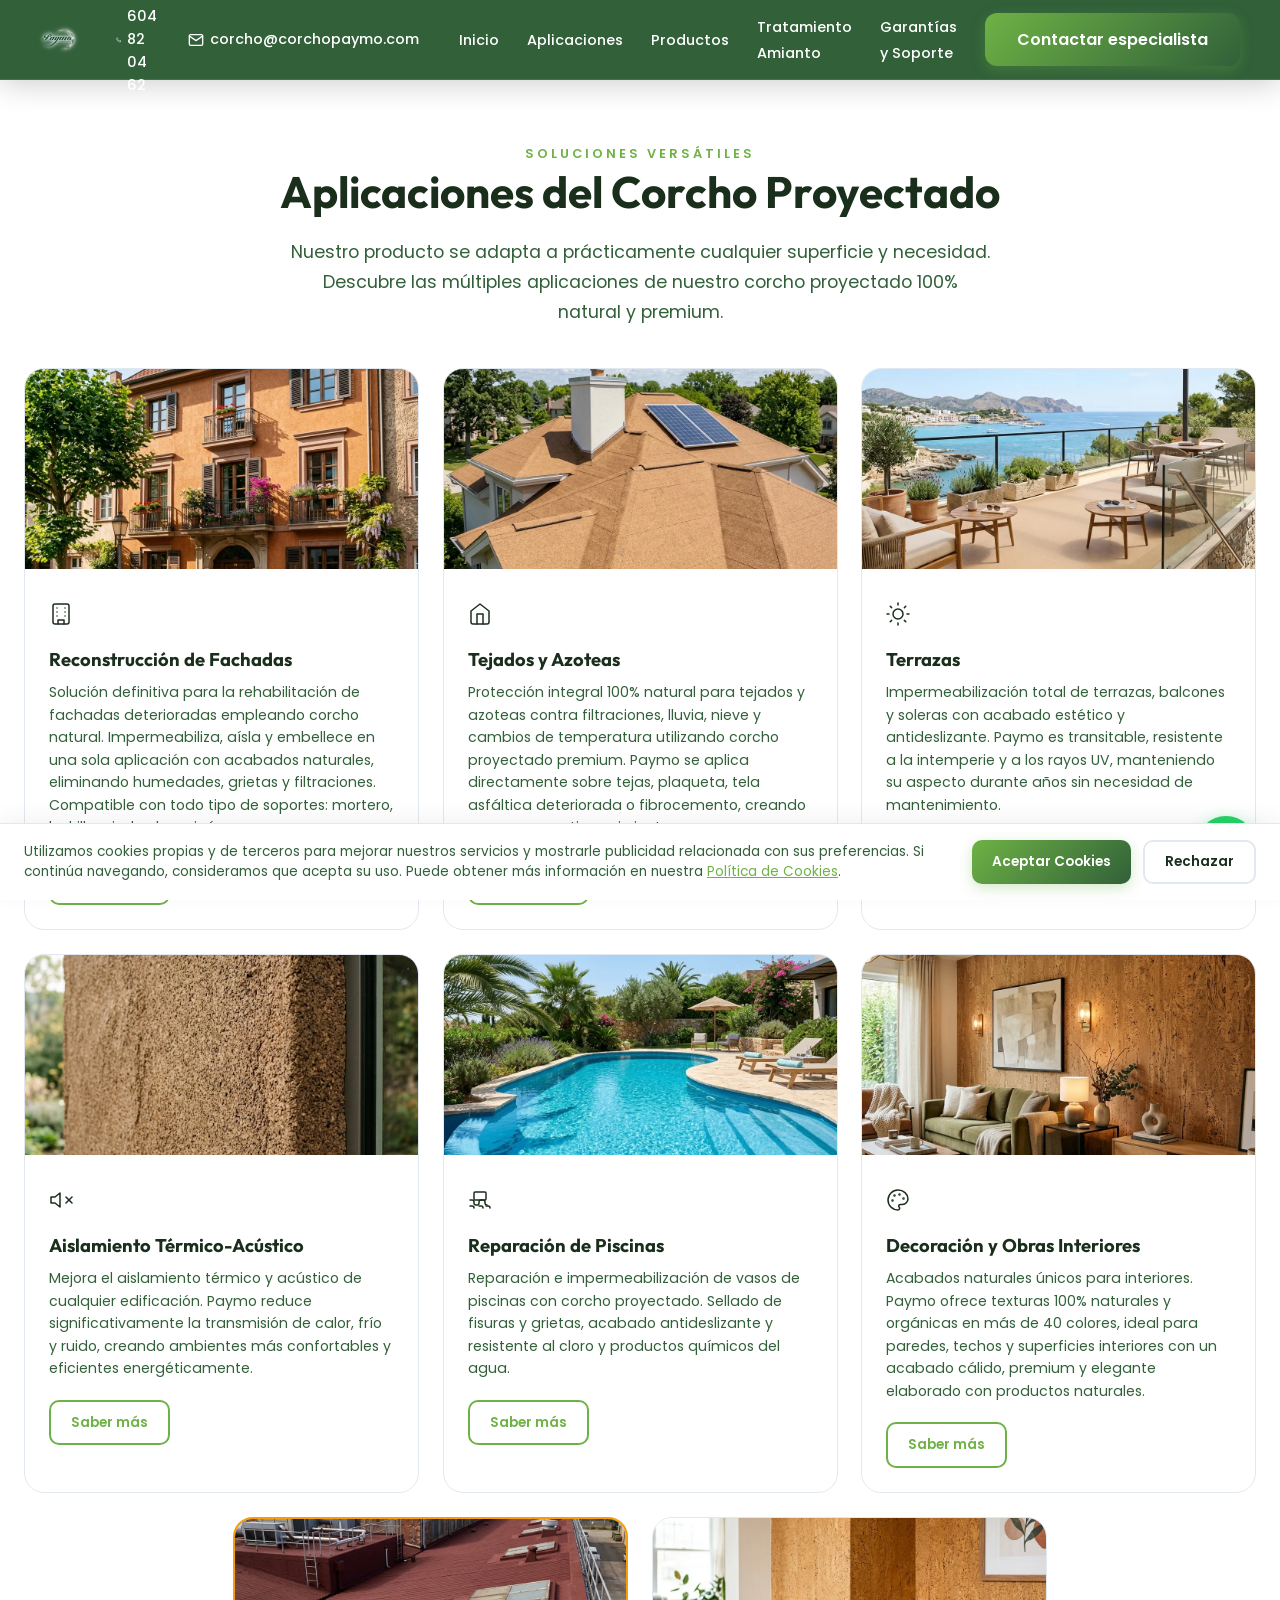
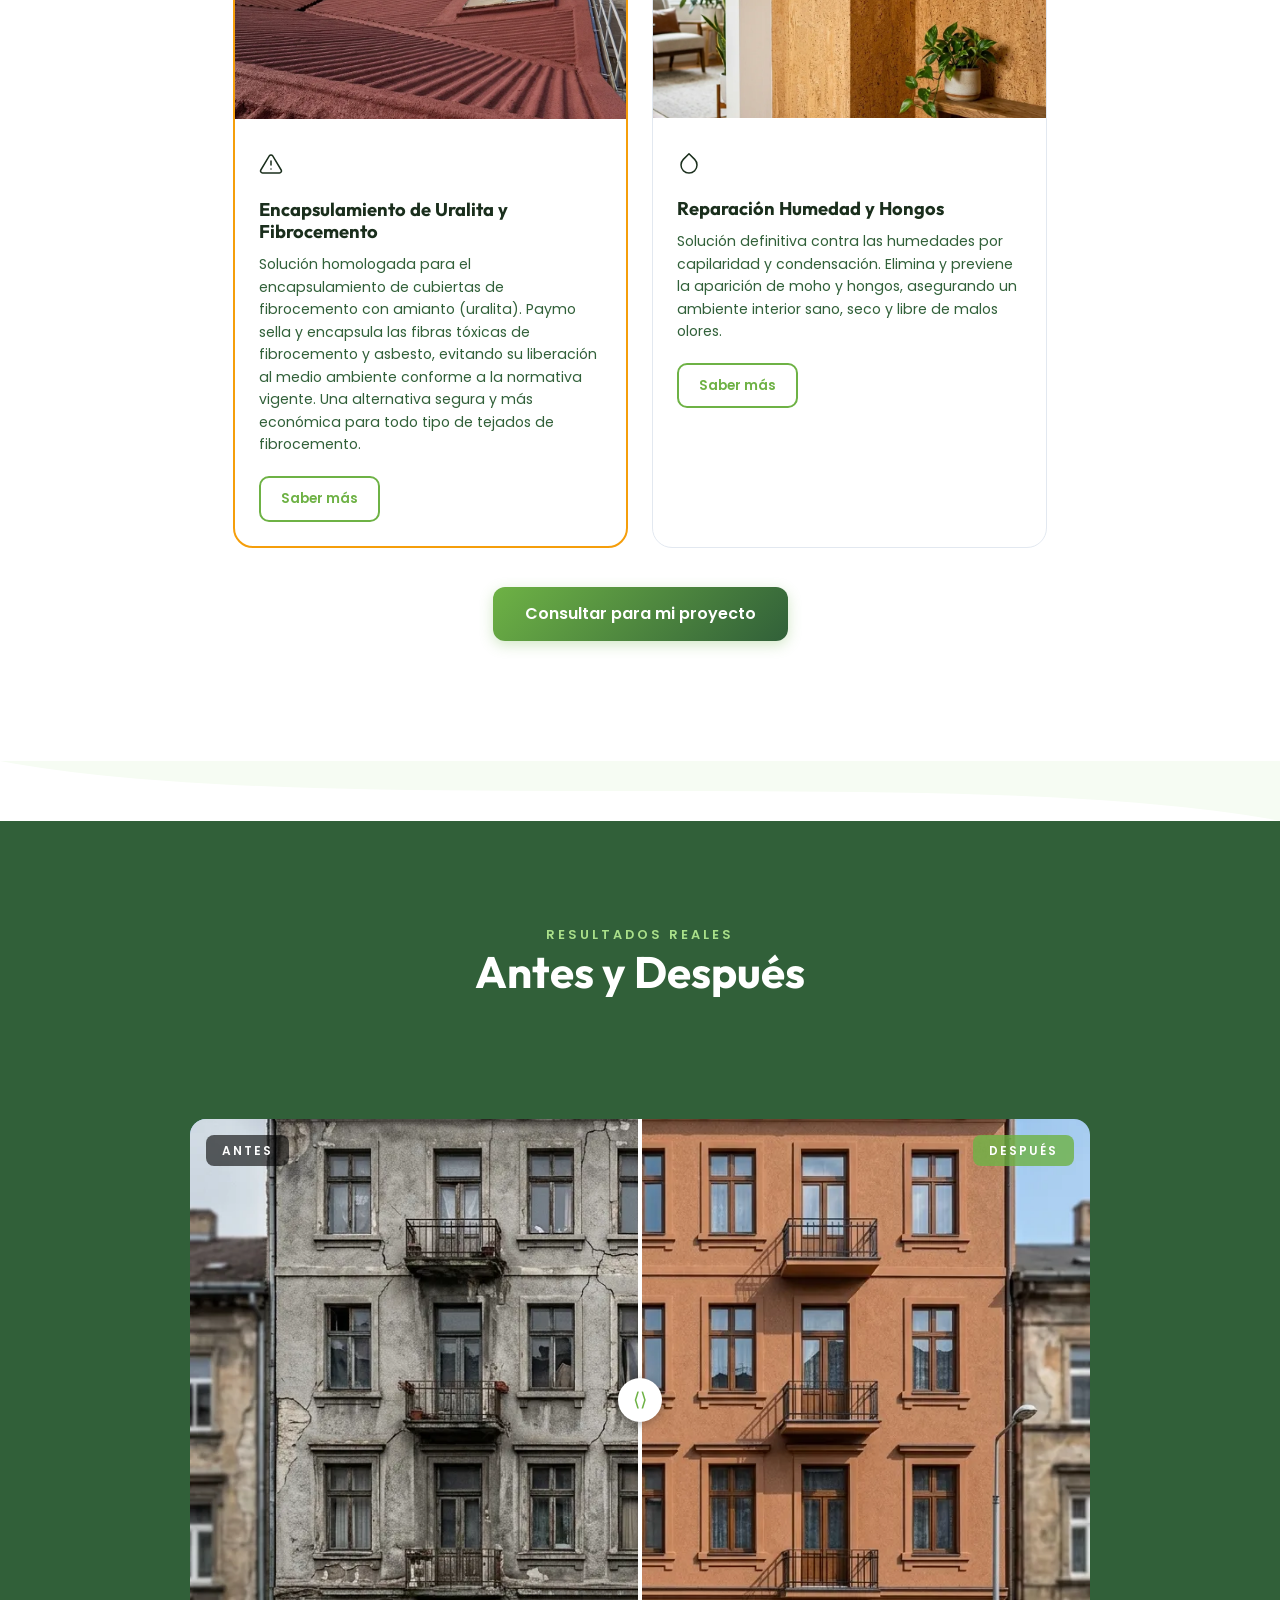
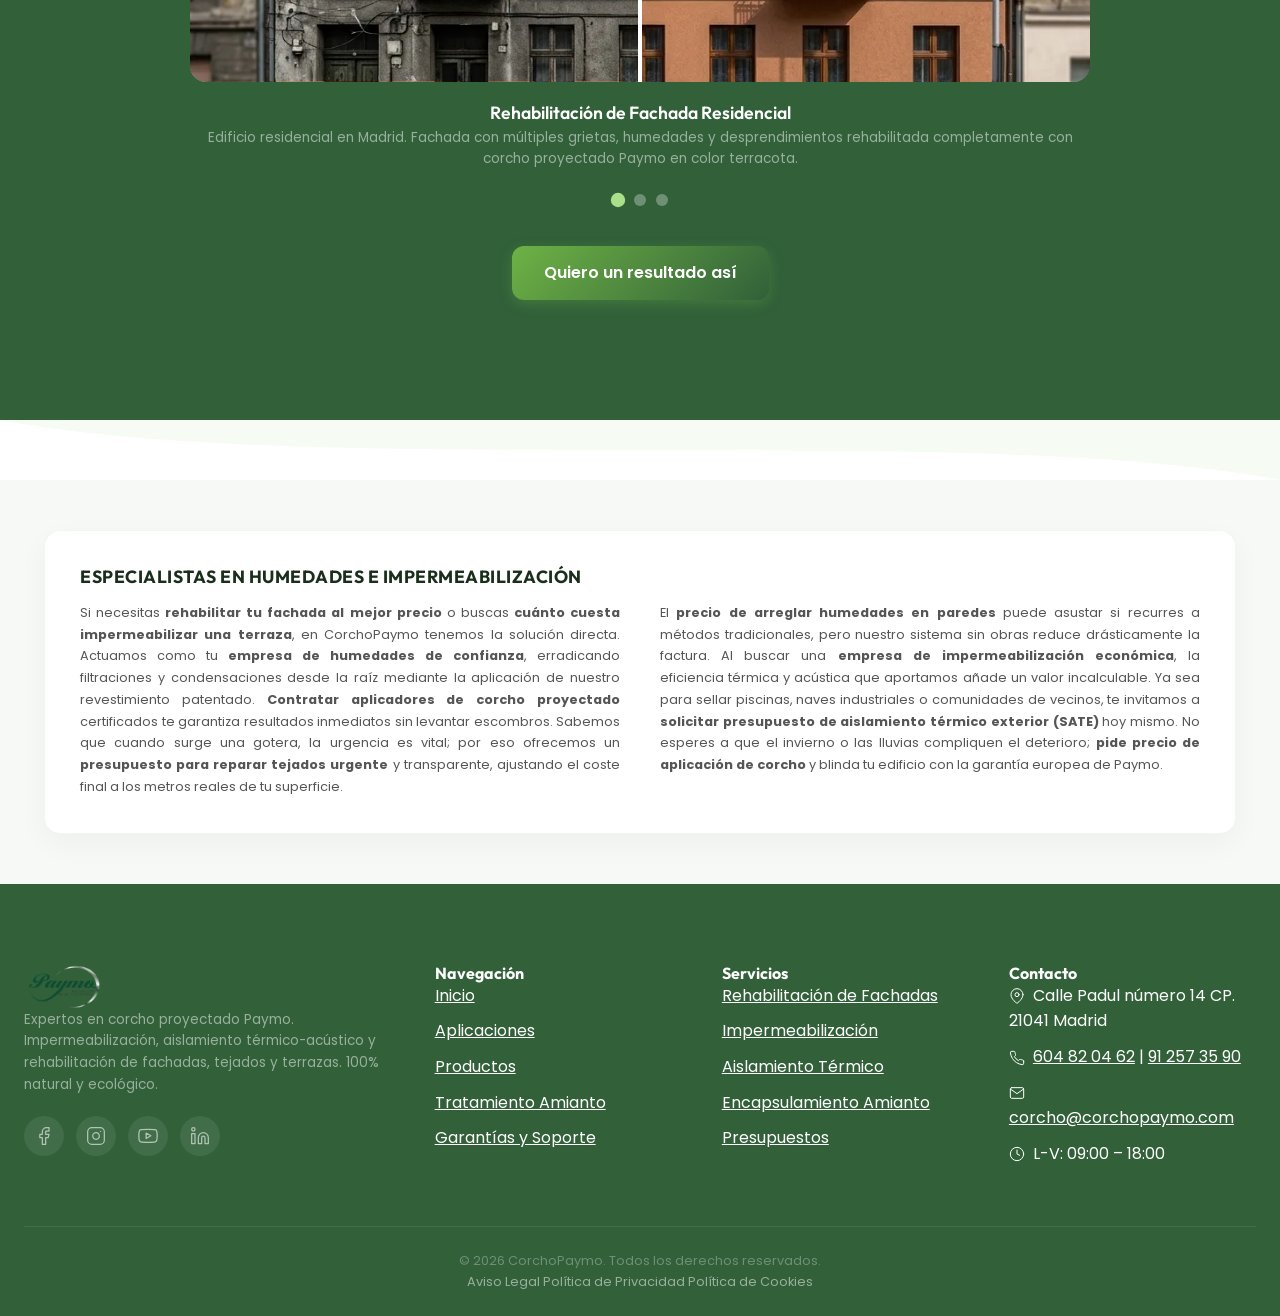
<file: aplicaciones.html>
<!DOCTYPE html>
<html lang="es">
<head>
<!-- Google tag (gtag.js) -->
<script async src="https://www.googletagmanager.com/gtag/js?id=G-RHNSBFNV2L"></script>
<script>
  window.dataLayer = window.dataLayer || [];
  function gtag(){dataLayer.push(arguments);}
  gtag('js', new Date());

  gtag('config', 'G-RHNSBFNV2L');
</script>
  <meta charset="UTF-8">
  <meta name="viewport" content="width=device-width, initial-scale=1.0">
  <title>Aplicaciones del Corcho Proyectado en Madrid | Fachadas, Tejados y Amianto | CorchoPaymo</title>
  <meta name="description" content="Descubre todas las aplicaciones del corcho proyectado Paymo: impermeabilización de fachadas, aislamiento de tejados, encapsulado de amianto, reparación de piscinas y más.">
  <meta name="keywords" content="corcho proyectado, paymo, impermeabilización, aislamiento térmico, encapsulamiento amianto, rehabilitación fachadas, corcho natural, ecológico, Madrid">
  <meta property="og:title" content="Aplicaciones del Corcho Proyectado y Goma de Caucho | CorchoPaymo">
  <meta property="og:description" content="Descubre todas las aplicaciones del corcho proyectado Paymo: fachadas, tejados, terrazas, piscinas y encapsulamiento de amianto con la máxima garantía.">
  <meta property="og:type" content="website">
  <meta property="og:url" content="https://www.corchopaymo.com/aplicaciones.html">
  <meta property="og:image" content="https://www.corchopaymo.com/Paymo-logo.webp">
  <meta name="twitter:card" content="summary_large_image">
  <meta name="twitter:title" content="CorchoPaymo — Corcho Proyectado Profesional">
  <meta name="twitter:description" content="Soluciones de corcho proyectado Paymo para proteger, impermeabilizar y aislar cualquier superficie. 100% natural y ecológico.">
  <meta name="theme-color" content="#6eb245">
  <link rel="canonical" href="https://www.corchopaymo.com/aplicaciones.html">
  <link rel="preconnect" href="https://fonts.googleapis.com">
  <link rel="preconnect" href="https://fonts.gstatic.com" crossorigin>
  <link rel="preload" href="Paymo-logo.webp" as="image">
  <link rel="preload" href="index.css" as="style">
  <link href="https://fonts.googleapis.com/css2?family=Poppins:wght@300;400;500;600;700&family=Outfit:wght@600;700;800&display=swap" rel="stylesheet">
  <link rel="stylesheet" href="index.css">
  <link rel="icon" type="image/x-icon" href="favicon.ico">
  <link rel="icon" type="image/png" sizes="192x192" href="favicon.png">
  <link rel="apple-touch-icon" sizes="180x180" href="apple-touch-icon.png">
</head>
<body>

<!-- ============================================ -->
<!-- PRELOADER                                    -->
<!-- ============================================ -->
<div id="preloader">
  <div class="preloader__content">
    <div class="preloader__logo">Corcho<span class="logo-accent">Paymo</span></div>
    <div class="preloader__bar-track">
      <div class="preloader__bar"></div>
    </div>
  </div>
</div>

<!-- ============================================ -->
<!-- NAVBAR                                       -->
<!-- ============================================ -->
<nav class="navbar navbar--subpage" id="navbar">
  <div class="navbar__inner">
    <a href="index.html" class="navbar__logo"><img src="Paymo-logo.webp" alt="CorchoPaymo"></a>

      <div class="navbar__contact">
        <a href="tel:+34604820462">
          <svg width="16" height="16" viewBox="0 0 24 24" fill="none" stroke="currentColor" stroke-width="2" stroke-linecap="round" stroke-linejoin="round"><path d="M22 16.92v3a2 2 0 0 1-2.18 2 19.79 19.79 0 0 1-8.63-3.07 19.5 19.5 0 0 1-6-6 19.79 19.79 0 0 1-3.07-8.67A2 2 0 0 1 4.11 2h3a2 2 0 0 1 2 1.72 12.84 12.84 0 0 0 .7 2.81 2 2 0 0 1-.45 2.11L8.09 9.91a16 16 0 0 0 6 6l1.27-1.27a2 2 0 0 1 2.11-.45 12.84 12.84 0 0 0 2.81.7A2 2 0 0 1 22 16.92z"/></svg>
          +34 604 82 04 62
        </a>
        <a href="mailto:corcho@corchopaymo.com">
          <svg width="16" height="16" viewBox="0 0 24 24" fill="none" stroke="currentColor" stroke-width="2" stroke-linecap="round" stroke-linejoin="round"><path d="M4 4h16c1.1 0 2 .9 2 2v12c0 1.1-.9 2-2 2H4c-1.1 0-2-.9-2-2V6c0-1.1.9-2 2-2z"/><polyline points="22,6 12,13 2,6"/></svg>
          corcho@corchopaymo.com
        </a>
      </div>

    <ul class="nav-links">
  <li><a href="index.html" class="nav-link">Inicio</a></li>
  <li><a href="aplicaciones.html" class="nav-link">Aplicaciones</a></li>
  <li><a href="productos.html" class="nav-link">Productos</a></li>
  <li><a href="encapsulamiento-amianto.html" class="nav-link">Tratamiento Amianto</a></li>
  <li><a href="certificaciones.html" class="nav-link">Garantías y Soporte</a></li>
      <li><a href="index.html#contacto" class="nav-cta btn">Contactar especialista</a></li>
    </ul>
    <button class="hamburger" id="hamburger" aria-label="Abrir menú">
      <span></span><span></span><span></span>
    </button>
  </div>
</nav>

<!-- Mobile Menu -->
<div class="mobile-overlay" id="mobile-overlay"></div>
<div class="mobile-menu" id="mobile-menu">
  <a href="index.html" class="nav-link">Inicio</a>
  <a href="aplicaciones.html" class="nav-link">Aplicaciones</a>
  <a href="productos.html" class="nav-link">Productos</a>
  <a href="certificaciones.html" class="nav-link">Garantías y Soporte</a>
  <a href="index.html#contacto" class="nav-cta btn" style="margin-top: 15px; display: inline-block;">Solicita presupuesto</a>
</div>

<!-- ============================================ -->
<!-- SECTION 4: APLICACIONES                      -->
<!-- ============================================ -->
<section id="aplicaciones" class="section">
  <div class="container">
    <div style="text-align:center;">
      <span class="section-subtitle animate-on-scroll">SOLUCIONES VERSÁTILES</span>
      <h1 class="section-title animate-on-scroll delay-1" style="margin-left:auto;margin-right:auto;">Aplicaciones del Corcho Proyectado</h1>
      <p class="section-text animate-on-scroll delay-2" style="margin-left:auto;margin-right:auto;">Nuestro producto se adapta a prácticamente cualquier superficie y necesidad. Descubre las múltiples aplicaciones de nuestro corcho proyectado 100% natural y premium.</p>
    </div>
    
    <div class="apps-grid">
      <!-- App 1: Fachadas -->
      <div class="app-card animate-on-scroll delay-1">
        <div class="app-card__image app-card__image--crossfade" style="background: linear-gradient(135deg, #6eb245 0%, #8ccf64 50%, #aae08a 100%);">
          <img src="fachada_corcho.webp" class="app-slide-1" alt="Proyecto terminado de fachada rehabilitada con corcho proyectado Paymo" width="400" height="250" loading="lazy">
          <img src="fachada_despues.webp" class="app-slide-2" alt="Otra opción de fachada terminada con corcho proyectado premium" width="400" height="250" loading="lazy">
        </div>
        <div class="app-card__body">
          <span class="app-card__icon"><svg width="24" height="24" viewBox="0 0 24 24" fill="none" stroke="currentColor" stroke-width="1.5" stroke-linecap="round" stroke-linejoin="round"><rect x="4" y="2" width="16" height="20" rx="2" ry="2"/><path d="M9 22v-4h6v4"/><path d="M8 6h.01"/><path d="M16 6h.01"/><path d="M8 10h.01"/><path d="M16 10h.01"/><path d="M8 14h.01"/><path d="M16 14h.01"/></svg></span>
          <h3 class="app-card__title">Reconstrucción de Fachadas</h3>
          <p class="app-card__text">Solución definitiva para la rehabilitación de fachadas deterioradas empleando corcho natural. Impermeabiliza, aísla y embellece en una sola aplicación con acabados naturales, eliminando humedades, grietas y filtraciones. Compatible con todo tipo de soportes: mortero, ladrillo, piedra, hormigón.</p>
          <a href="#contacto" class="btn btn--outline btn--sm" style="margin-top: 20px; display: inline-block; text-align: center;">Saber más</a>
        </div>
      </div>

      <!-- App 2: Tejados -->
      <div class="app-card animate-on-scroll delay-2">
        <div class="app-card__image app-card__image--crossfade" style="background: linear-gradient(135deg, #316039 0%, #6eb245 50%, #aae08a 100%);">
          <img src="tejado_corcho.webp" class="app-slide-1" alt="Tejado impermeabilizado y terminado con corcho proyectado" width="400" height="250" loading="lazy">
          <img src="tejado_despues.webp" class="app-slide-2" alt="Proyecto de cubierta finalizado con corcho proyectado Paymo" width="400" height="250" loading="lazy">
        </div>
        <div class="app-card__body">
          <span class="app-card__icon"><svg width="24" height="24" viewBox="0 0 24 24" fill="none" stroke="currentColor" stroke-width="1.5" stroke-linecap="round" stroke-linejoin="round"><path d="M3 9l9-7 9 7v11a2 2 0 0 1-2 2H5a2 2 0 0 1-2-2z"/><polyline points="9 22 9 12 15 12 15 22"/></svg></span>
          <h3 class="app-card__title">Tejados y Azoteas</h3>
          <p class="app-card__text">Protección integral 100% natural para tejados y azoteas contra filtraciones, lluvia, nieve y cambios de temperatura utilizando corcho proyectado premium. Paymo se aplica directamente sobre tejas, plaqueta, tela asfáltica deteriorada o fibrocemento, creando una capa continua sin juntas.</p>
          <a href="#contacto" class="btn btn--outline btn--sm" style="margin-top: 20px; display: inline-block; text-align: center;">Saber más</a>
        </div>
      </div>

      <!-- App 3: Terrazas -->
      <div class="app-card animate-on-scroll delay-3">
        <div class="app-card__image app-card__image--crossfade" style="background: linear-gradient(135deg, #D4A76A 0%, #C68B59 50%, #A0724A 100%);">
          <img src="terraza_corcho.webp" class="app-slide-1" alt="Terraza terminada e impermeabilizada con corcho" width="400" height="250" loading="lazy">
          <img src="terraza_despues.webp" class="app-slide-2" alt="Suelo de terraza acabado final con corcho proyectado Paymo" width="400" height="250" loading="lazy">
        </div>
        <div class="app-card__body">
          <span class="app-card__icon"><svg width="24" height="24" viewBox="0 0 24 24" fill="none" stroke="currentColor" stroke-width="1.5" stroke-linecap="round" stroke-linejoin="round"><circle cx="12" cy="12" r="5"/><line x1="12" y1="1" x2="12" y2="3"/><line x1="12" y1="21" x2="12" y2="23"/><line x1="4.22" y1="4.22" x2="5.64" y2="5.64"/><line x1="18.36" y1="18.36" x2="19.78" y2="19.78"/><line x1="1" y1="12" x2="3" y2="12"/><line x1="21" y1="12" x2="23" y2="12"/><line x1="4.22" y1="19.78" x2="5.64" y2="18.36"/><line x1="18.36" y1="5.64" x2="19.78" y2="4.22"/></svg></span>
          <h3 class="app-card__title">Terrazas</h3>
          <p class="app-card__text">Impermeabilización total de terrazas, balcones y soleras con acabado estético y antideslizante. Paymo es transitable, resistente a la intemperie y a los rayos UV, manteniendo su aspecto durante años sin necesidad de mantenimiento.</p>
          <a href="#contacto" class="btn btn--outline btn--sm" style="margin-top: 20px; display: inline-block; text-align: center;">Saber más</a>
        </div>
      </div>

      <!-- App 4: Aislamiento -->
      <div class="app-card animate-on-scroll delay-4">
        <div class="app-card__image app-card__image--crossfade" style="background: linear-gradient(135deg, #264653 0%, #2A9D8F 50%, #E9C46A 100%);">
          <img src="aislamiento_corcho.webp" class="app-slide-1" alt="Pared interior aislada térmicamente" width="400" height="250" loading="lazy">
          <img src="aislamiento_despues.webp" class="app-slide-2" alt="Trabajo finalizado de aislamiento acústico y térmico con corcho" width="400" height="250" loading="lazy">
        </div>
        <div class="app-card__body">
          <span class="app-card__icon"><svg width="24" height="24" viewBox="0 0 24 24" fill="none" stroke="currentColor" stroke-width="1.5" stroke-linecap="round" stroke-linejoin="round"><polygon points="11 5 6 9 2 9 2 15 6 15 11 19 11 5"/><line x1="23" y1="9" x2="17" y2="15"/><line x1="17" y1="9" x2="23" y2="15"/></svg></span>
          <h3 class="app-card__title">Aislamiento Térmico-Acústico</h3>
          <p class="app-card__text">Mejora el aislamiento térmico y acústico de cualquier edificación. Paymo reduce significativamente la transmisión de calor, frío y ruido, creando ambientes más confortables y eficientes energéticamente.</p>
          <a href="#contacto" class="btn btn--outline btn--sm" style="margin-top: 20px; display: inline-block; text-align: center;">Saber más</a>
        </div>
      </div>

      <!-- App 5: Piscinas -->
      <div class="app-card animate-on-scroll delay-5">
        <div class="app-card__image app-card__image--crossfade" style="background: linear-gradient(135deg, #0077B6 0%, #00B4D8 50%, #90E0EF 100%);">
          <img src="piscina_corcho.webp" class="app-slide-1" alt="Piscina terminada con corcho proyectado antideslizante" width="400" height="250" loading="lazy">
          <img src="piscina_despues.webp" class="app-slide-2" alt="Proyecto finalizado de reparación de piscina con Paymo" width="400" height="250" loading="lazy">
        </div>
        <div class="app-card__body">
          <span class="app-card__icon"><svg width="24" height="24" viewBox="0 0 24 24" fill="none" stroke="currentColor" stroke-width="1.5" stroke-linecap="round" stroke-linejoin="round"><path d="M2 12h2a2 2 0 0 1 2 2v1a2 2 0 0 0 2 2h1a2 2 0 0 0 2-2v-1a2 2 0 0 1 2-2h2a2 2 0 0 1 2 2v1a2 2 0 0 0 2 2"/><path d="M2 18h2a2 2 0 0 1 2 2"/><path d="M18 18h2a2 2 0 0 1 2 2"/><path d="M11 18h2a2 2 0 0 1 2 2"/><rect x="6" y="4" width="12" height="8" rx="1"/></svg></span>
          <h3 class="app-card__title">Reparación de Piscinas</h3>
          <p class="app-card__text">Reparación e impermeabilización de vasos de piscinas con corcho proyectado. Sellado de fisuras y grietas, acabado antideslizante y resistente al cloro y productos químicos del agua.</p>
          <a href="#contacto" class="btn btn--outline btn--sm" style="margin-top: 20px; display: inline-block; text-align: center;">Saber más</a>
        </div>
      </div>

      <!-- App 6: Decoración -->
      <div class="app-card animate-on-scroll delay-6">
        <div class="app-card__image app-card__image--crossfade" style="background: linear-gradient(135deg, #6D597A 0%, #B56576 50%, #E56B6F 100%);">
          <img src="decoracion_corcho.webp" class="app-slide-1" alt="Pared interior decorada con texturas de corcho proyectado" width="400" height="250" loading="lazy">
          <img src="decoracion_despues.webp" class="app-slide-2" alt="Habitación terminada con diseño interior de corcho premium" width="400" height="250" loading="lazy">
        </div>
        <div class="app-card__body">
          <span class="app-card__icon"><svg width="24" height="24" viewBox="0 0 24 24" fill="none" stroke="currentColor" stroke-width="1.5" stroke-linecap="round" stroke-linejoin="round"><circle cx="13.5" cy="6.5" r=".5"/><circle cx="17.5" cy="10.5" r=".5"/><circle cx="8.5" cy="7.5" r=".5"/><circle cx="6.5" cy="12.5" r=".5"/><path d="M12 2C6.5 2 2 6.5 2 12s4.5 10 10 10c.926 0 1.648-.746 1.648-1.688 0-.437-.18-.835-.437-1.125-.29-.289-.438-.652-.438-1.125a1.64 1.64 0 0 1 1.668-1.668h1.996c3.051 0 5.555-2.503 5.555-5.554C21.965 6.012 17.461 2 12 2z"/></svg></span>
          <h3 class="app-card__title">Decoración y Obras Interiores</h3>
          <p class="app-card__text">Acabados naturales únicos para interiores. Paymo ofrece texturas 100% naturales y orgánicas en más de 40 colores, ideal para paredes, techos y superficies interiores con un acabado cálido, premium y elegante elaborado con productos naturales.</p>
          <a href="#contacto" class="btn btn--outline btn--sm" style="margin-top: 20px; display: inline-block; text-align: center;">Saber más</a>
        </div>
      </div>

      <!-- App 7: Amianto -->
      <div class="app-card app-card--warning animate-on-scroll delay-7">
        <div class="app-card__image app-card__image--crossfade" style="background: linear-gradient(135deg, #9B2226 0%, #AE2012 50%, #BB3E03 100%);">
          <img src="amianto_corcho.webp" class="app-slide-1" alt="Tejado de uralita encapsulado con corcho proyectado finalizado" width="400" height="250" loading="lazy">
          <img src="amianto_corcho_2.webp" class="app-slide-2" alt="Tratamiento de encapsulamiento de amianto terminado" width="400" height="250" loading="lazy">
        </div>
        <div class="app-card__body">
          <span class="app-card__icon"><svg width="24" height="24" viewBox="0 0 24 24" fill="none" stroke="currentColor" stroke-width="1.5" stroke-linecap="round" stroke-linejoin="round"><path d="M10.29 3.86L1.82 18a2 2 0 0 0 1.71 3h16.94a2 2 0 0 0 1.71-3L13.71 3.86a2 2 0 0 0-3.42 0z"/><line x1="12" y1="9" x2="12" y2="13"/><line x1="12" y1="17" x2="12.01" y2="17"/></svg></span>
          <h3 class="app-card__title">Encapsulamiento de Uralita y Fibrocemento</h3>
          <p class="app-card__text">Solución homologada para el encapsulamiento de cubiertas de fibrocemento con amianto (uralita). Paymo sella y encapsula las fibras tóxicas de fibrocemento y asbesto, evitando su liberación al medio ambiente conforme a la normativa vigente. Una alternativa segura y más económica para todo tipo de tejados de fibrocemento.</p>
          <a href="#contacto" class="btn btn--outline btn--sm" style="margin-top: 20px; display: inline-block; text-align: center;">Saber más</a>
        </div>
      </div>

      <!-- App 8: Humedad -->
      <div class="app-card animate-on-scroll delay-8">
        <div class="app-card__image app-card__image--crossfade">
          <img src="humedad_corcho.webp" class="app-slide-1" alt="Pared saneada tras tratamiento contra humedades y hongos" width="400" height="250" loading="lazy">
          <img src="humedad_corcho_2.webp" class="app-slide-2" alt="Trabajo finalizado de impermeabilización contra moho y capilaridad" width="400" height="250" loading="lazy">
        </div>
        <div class="app-card__body">
          <span class="app-card__icon"><svg width="24" height="24" viewBox="0 0 24 24" fill="none" stroke="currentColor" stroke-width="1.5" stroke-linecap="round" stroke-linejoin="round"><path d="M12 2.69l5.66 5.66a8 8 0 1 1-11.31 0z"/></svg></span>
          <h3 class="app-card__title">Reparación Humedad y Hongos</h3>
          <p class="app-card__text">Solución definitiva contra las humedades por capilaridad y condensación. Elimina y previene la aparición de moho y hongos, asegurando un ambiente interior sano, seco y libre de malos olores.</p>
          <a href="#contacto" class="btn btn--outline btn--sm" style="margin-top: 20px; display: inline-block; text-align: center;">Saber más</a>
        </div>
      </div>
    </div>
  </div>

    <div style="text-align:center; margin-top: 40px; margin-bottom: 20px;">
      <a href="#contacto" class="btn btn--primary">Consultar para mi proyecto</a>
    </div>
    </section>

<!-- Wave Separator -->
<div class="wave-separator">
  <svg viewBox="0 0 1200 60" preserveAspectRatio="none">
    <path d="M0,0 C300,60 900,0 1200,60 L1200,0 L0,0 Z" class="wave-separator__fill" fill="#1A2E1C"/>
  </svg>
</div>

<!-- ============================================ -->
<!-- SECTION 5: GALERÍA (Before/After)            -->
<!-- ============================================ -->
<section id="galeria" class="section section--dark">
  <div class="container">
    <div style="text-align:center;">
      <span class="section-subtitle animate-on-scroll">RESULTADOS REALES</span>
      <h2 class="section-title animate-on-scroll delay-1" style="margin-left:auto;margin-right:auto;">Antes y Después</h2>
      <p class="section-text animate-on-scroll delay-2" style="margin-left:auto;margin-right:auto;color:rgba(255,255,255,0.7);">Comprueba tú mismo la transformación. Desliza para ver el antes y después de nuestros proyectos con corcho proyectado Paymo.</p>
    </div>

    <div class="comparison-gallery">
      <!-- Slide 1 -->
      <div class="comparison-slide active">
        <div class="comparison-wrapper">
          <div class="before-image">
            <img src="antes_fachada.webp" alt="Antes - Fachada con humedades en Madrid" width="800" height="500" loading="lazy">
          </div>
          <div class="after-image">
            <img src="despues_fachada.webp" alt="Después - Rehabilitación de fachada con corcho ecológico Paymo" width="800" height="500" loading="lazy">
          </div>
          <div class="comparison-handle">
            <span class="comparison-handle__icon">⟨⟩</span>
          </div>
          <span class="comparison-label comparison-label--before">ANTES</span>
          <span class="comparison-label comparison-label--after">DESPUÉS</span>
        </div>
        <div class="comparison-caption">
          <h4>Rehabilitación de Fachada Residencial</h4>
          <p>Edificio residencial en Madrid. Fachada con múltiples grietas, humedades y desprendimientos rehabilitada completamente con corcho proyectado Paymo en color terracota.</p>
        </div>
      </div>

      <!-- Slide 2 -->
      <div class="comparison-slide">
        <div class="comparison-wrapper">
          <div class="before-image">
            <img src="antes_tejado.webp" alt="Antes - Tejado de teja con goteras y filtraciones" width="800" height="500" loading="lazy">
          </div>
          <div class="after-image">
            <img src="despues_tejado.webp" alt="Después - Impermeabilización de tejado en Madrid con corcho proyectado" width="800" height="500" loading="lazy">
          </div>
          <div class="comparison-handle">
            <span class="comparison-handle__icon">⟨⟩</span>
          </div>
          <span class="comparison-label comparison-label--before">ANTES</span>
          <span class="comparison-label comparison-label--after">DESPUÉS</span>
        </div>
        <div class="comparison-caption">
          <h4>Impermeabilización de Tejado</h4>
          <p>Tejado de nave industrial con filtraciones severas. Aplicación de Ventajas directamente sobre las tejas existentes, sellando todas las filtraciones y aportando aislamiento térmico.</p>
        </div>
      </div>

      <!-- Slide 3 -->
      <div class="comparison-slide">
        <div class="comparison-wrapper">
          <div class="before-image">
            <img src="antes_amianto.webp" alt="Antes - Cubierta de uralita con amianto proyecto 3" width="800" height="500" loading="lazy">
          </div>
          <div class="after-image">
            <img src="amianto_corcho.webp" alt="Después - Cubierta de amianto encapsulada proyecto 3" width="800" height="500" loading="lazy">
          </div>
          <div class="comparison-handle">
            <span class="comparison-handle__icon">⟨⟩</span>
          </div>
          <span class="comparison-label comparison-label--before">ANTES</span>
          <span class="comparison-label comparison-label--after">DESPUÉS</span>
        </div>
        <div class="comparison-caption">
          <h4>Encapsulamiento de Amianto</h4>
          <p>Cubierta de fibrocemento con amianto (uralita) encapsulada con Paymo. Sellado total de las fibras de asbesto conforme a normativa, evitando la costosa retirada del material.</p>
        </div>
      </div>

      <!-- Navigation Dots -->
      <div class="comparison-dots">
        <button class="comparison-dot active" data-slide="0" aria-label="Ver proyecto 1"></button>
        <button class="comparison-dot" data-slide="1" aria-label="Ver proyecto 2"></button>
        <button class="comparison-dot" data-slide="2" aria-label="Ver proyecto 3"></button>
      </div>
    </div>
  </div>

    <div style="text-align:center; margin-top: 40px; margin-bottom: 20px;">
      <a href="#contacto" class="btn btn--primary">Quiero un resultado así</a>
    </div>
    </section>

<!-- Wave Separator -->
<div class="wave-separator wave-separator--flip">
  <svg viewBox="0 0 1200 60" preserveAspectRatio="none">
    <path d="M0,0 C300,60 900,0 1200,60 L1200,0 L0,0 Z" class="wave-separator__fill" fill="#1A2E1C"/>
  </svg>
</div>



<!-- ============================================ -->
<!-- SEO CONTENT                                  -->
<!-- ============================================ -->
<section style="background-color: #f7f9f6; padding: 50px 20px; position: relative; z-index: 1;">
  <div class="container">
    <div style="background: #ffffff; border-radius: 16px; padding: 35px; box-shadow: 0 10px 30px rgba(0,0,0,0.04); border: 1px solid rgba(110, 178, 69, 0.1);">
      <h2 style="font-size: 1.1rem; color: #1a2e1c; margin-bottom: 15px; font-weight: 700; text-transform: uppercase; letter-spacing: 0.5px;">Especialistas en Humedades e Impermeabilización</h2>
      <div style="font-size: 0.8rem; color: #555; line-height: 1.7; column-count: 2; column-gap: 40px; text-align: justify;" class="seo-columns">
        <p style="margin-bottom: 12px;">Si necesitas <strong>rehabilitar tu fachada al mejor precio</strong> o buscas <strong>cuánto cuesta impermeabilizar una terraza</strong>, en CorchoPaymo tenemos la solución directa. Actuamos como tu <strong>empresa de humedades de confianza</strong>, erradicando filtraciones y condensaciones desde la raíz mediante la aplicación de nuestro revestimiento patentado. <strong>Contratar aplicadores de corcho proyectado</strong> certificados te garantiza resultados inmediatos sin levantar escombros. Sabemos que cuando surge una gotera, la urgencia es vital; por eso ofrecemos un <strong>presupuesto para reparar tejados urgente</strong> y transparente, ajustando el coste final a los metros reales de tu superficie.</p>
        <p style="margin-bottom: 0;">El <strong>precio de arreglar humedades en paredes</strong> puede asustar si recurres a métodos tradicionales, pero nuestro sistema sin obras reduce drásticamente la factura. Al buscar una <strong>empresa de impermeabilización económica</strong>, la eficiencia térmica y acústica que aportamos añade un valor incalculable. Ya sea para sellar piscinas, naves industriales o comunidades de vecinos, te invitamos a <strong>solicitar presupuesto de aislamiento térmico exterior (SATE)</strong> hoy mismo. No esperes a que el invierno o las lluvias compliquen el deterioro; <strong>pide precio de aplicación de corcho</strong> y blinda tu edificio con la garantía europea de Paymo.</p>
      </div>
      <style>
        @media (max-width: 768px) {
          .seo-columns { column-count: 1 !important; text-align: left !important; }
        }
      </style>
    </div>
  </div>
</section>

<!-- ============================================ -->
<!-- FOOTER                                       -->
<!-- ============================================ -->
<footer class="footer" id="contacto">
  <div class="container">
    <div class="footer__grid">
      <!-- Column 1: Brand -->
      <div class="footer__col">
        <a href="index.html" class="footer__logo"><img src="Paymo-logo.webp" alt="CorchoPaymo" loading="lazy"></a>
        <p class="footer__desc">Expertos en corcho proyectado Paymo. Impermeabilización, aislamiento térmico-acústico y rehabilitación de fachadas, tejados y terrazas. 100% natural y ecológico.</p>
        <div class="footer__socials">
          <a href="#" class="footer__social" aria-label="Facebook" title="Facebook"><svg width="20" height="20" viewBox="0 0 24 24" fill="none" stroke="currentColor" stroke-width="1.5" stroke-linecap="round" stroke-linejoin="round"><path d="M18 2h-3a5 5 0 0 0-5 5v3H7v4h3v8h4v-8h3l1-4h-4V7a1 1 0 0 1 1-1h3z"/></svg></a>
          <a href="#" class="footer__social" aria-label="Instagram" title="Instagram"><svg width="20" height="20" viewBox="0 0 24 24" fill="none" stroke="currentColor" stroke-width="1.5" stroke-linecap="round" stroke-linejoin="round"><rect x="2" y="2" width="20" height="20" rx="5" ry="5"/><path d="M16 11.37A4 4 0 1 1 12.63 8 4 4 0 0 1 16 11.37z"/><line x1="17.5" y1="6.5" x2="17.51" y2="6.5"/></svg></a>
          <a href="#" class="footer__social" aria-label="YouTube" title="YouTube"><svg width="20" height="20" viewBox="0 0 24 24" fill="none" stroke="currentColor" stroke-width="1.5" stroke-linecap="round" stroke-linejoin="round"><path d="M22.54 6.42a2.78 2.78 0 0 0-1.94-2C18.88 4 12 4 12 4s-6.88 0-8.6.46a2.78 2.78 0 0 0-1.94 2A29 29 0 0 0 1 11.75a29 29 0 0 0 .46 5.33A2.78 2.78 0 0 0 3.4 19.1c1.72.46 8.6.46 8.6.46s6.88 0 8.6-.46a2.78 2.78 0 0 0 1.94-2 29 29 0 0 0 .46-5.25 29 29 0 0 0-.46-5.33z"/><polygon points="9.75 15.02 15.5 11.75 9.75 8.48 9.75 15.02"/></svg></a>
          <a href="#" class="footer__social" aria-label="LinkedIn" title="LinkedIn"><svg width="20" height="20" viewBox="0 0 24 24" fill="none" stroke="currentColor" stroke-width="1.5" stroke-linecap="round" stroke-linejoin="round"><path d="M16 8a6 6 0 0 1 6 6v7h-4v-7a2 2 0 0 0-2-2 2 2 0 0 0-2 2v7h-4v-7a6 6 0 0 1 6-6z"/><rect x="2" y="9" width="4" height="12"/><circle cx="4" cy="4" r="2"/></svg></a>
        </div>
      </div>

      <!-- Column 2: Navigation -->
      <div class="footer__col">
        <h4 class="footer__heading">Navegación</h4>
        <ul class="footer__links">
          <li><a href="index.html">Inicio</a></li>
          <li><a href="aplicaciones.html">Aplicaciones</a></li>
          <li><a href="productos.html">Productos</a></li>
          <li><a href="encapsulamiento-amianto.html">Tratamiento Amianto</a></li>
          <li><a href="certificaciones.html">Garantías y Soporte</a></li>
        </ul>
      </div>

      <!-- Column 3: Services -->
      <div class="footer__col">
        <h4 class="footer__heading">Servicios</h4>
        <ul class="footer__links">
          <li><a href="aplicaciones.html">Rehabilitación de Fachadas</a></li>
          <li><a href="aplicaciones.html">Impermeabilización</a></li>
          <li><a href="aplicaciones.html">Aislamiento Térmico</a></li>
          <li><a href="aplicaciones.html">Encapsulamiento Amianto</a></li>
          <li><a href="#contacto" class="btn-contacto-footer">Presupuestos</a></li>
        </ul>
      </div>

      <!-- Column 4: Contact -->
      <div class="footer__col">
        <h4 class="footer__heading">Contacto</h4>
        <ul class="footer__links footer__contact-list">
          <li><svg width="16" height="16" viewBox="0 0 24 24" fill="none" stroke="currentColor" stroke-width="1.5" stroke-linecap="round" stroke-linejoin="round" style="vertical-align:middle;margin-right:4px;"><path d="M21 10c0 7-9 13-9 13s-9-6-9-13a9 9 0 0 1 18 0z"/><circle cx="12" cy="10" r="3"/></svg> Calle Padul número 14 CP. 21041 Madrid</li>
          <li><svg width="16" height="16" viewBox="0 0 24 24" fill="none" stroke="currentColor" stroke-width="1.5" stroke-linecap="round" stroke-linejoin="round" style="vertical-align:middle;margin-right:4px;"><path d="M22 16.92v3a2 2 0 0 1-2.18 2 19.79 19.79 0 0 1-8.63-3.07 19.5 19.5 0 0 1-6-6 19.79 19.79 0 0 1-3.07-8.67A2 2 0 0 1 4.11 2h3a2 2 0 0 1 2 1.72 12.84 12.84 0 0 0 .7 2.81 2 2 0 0 1-.45 2.11L8.09 9.91a16 16 0 0 0 6 6l1.27-1.27a2 2 0 0 1 2.11-.45 12.84 12.84 0 0 0 2.81.7A2 2 0 0 1 22 16.92z"/></svg> <a href="tel:+34604820462">604 82 04 62</a> | <a href="tel:+34912573590">91 257 35 90</a></li>
          <li><svg width="16" height="16" viewBox="0 0 24 24" fill="none" stroke="currentColor" stroke-width="1.5" stroke-linecap="round" stroke-linejoin="round" style="vertical-align:middle;margin-right:4px;"><path d="M4 4h16c1.1 0 2 .9 2 2v12c0 1.1-.9 2-2 2H4c-1.1 0-2-.9-2-2V6c0-1.1.9-2 2-2z"/><polyline points="22,6 12,13 2,6"/></svg> <a href="mailto:corcho@corchopaymo.com">corcho@corchopaymo.com</a></li>
          <li><svg width="16" height="16" viewBox="0 0 24 24" fill="none" stroke="currentColor" stroke-width="1.5" stroke-linecap="round" stroke-linejoin="round" style="vertical-align:middle;margin-right:4px;"><circle cx="12" cy="12" r="10"/><polyline points="12 6 12 12 16 14"/></svg> L-V: 09:00 – 18:00</li>
        </ul>
      </div>
    </div>

    <div class="footer__bottom">
      <p>© 2026 CorchoPaymo. Todos los derechos reservados.</p>
      <div class="footer__legal">
        <a href="aviso-legal.html">Aviso Legal</a>
        <a href="politica-privacidad.html">Política de Privacidad</a>
        <a href="politica-cookies.html">Política de Cookies</a>
      </div>
    </div>
  </div>
</footer>

<!-- ============================================ -->
<!-- WHATSAPP FAQ WIDGET                          -->
<!-- ============================================ -->
<div class="wa-widget" id="wa-widget">
  <div class="wa-widget__chat" id="wa-chat">
    <div class="wa-widget__header">
      <svg width="24" height="24" viewBox="0 0 24 24" fill="white"><path d="M17.472 14.382c-.297-.149-1.758-.867-2.03-.967-.273-.099-.471-.148-.67.15-.197.297-.767.966-.94 1.164-.173.199-.347.223-.644.075-.297-.15-1.255-.463-2.39-1.475-.883-.788-1.48-1.761-1.653-2.059-.173-.297-.018-.458.13-.606.134-.133.298-.347.446-.52.149-.174.198-.298.298-.497.099-.198.05-.371-.025-.52-.075-.149-.669-1.612-.916-2.207-.242-.579-.487-.5-.669-.51-.173-.008-.371-.01-.57-.01-.198 0-.52.074-.792.372-.272.297-1.04 1.016-1.04 2.479 0 1.462 1.065 2.875 1.213 3.074.149.198 2.096 3.2 5.077 4.487.709.306 1.262.489 1.694.625.712.227 1.36.195 1.871.118.571-.085 1.758-.719 2.006-1.413.248-.694.248-1.289.173-1.413-.074-.124-.272-.198-.57-.347m-5.421 7.403h-.004a9.87 9.87 0 0 1-5.031-1.378l-.361-.214-3.741.982.998-3.648-.235-.374a9.86 9.86 0 0 1-1.51-5.26c.001-5.45 4.436-9.884 9.888-9.884 2.64 0 5.122 1.03 6.988 2.898a9.825 9.825 0 0 1 2.893 6.994c-.003 5.45-4.437 9.884-9.885 9.884m8.413-18.297A11.815 11.815 0 0 0 12.05 0C5.495 0 .16 5.335.157 11.892c0 2.096.547 4.142 1.588 5.945L.057 24l6.305-1.654a11.882 11.882 0 0 0 5.683 1.448h.005c6.554 0 11.89-5.335 11.893-11.893a11.821 11.821 0 0 0-3.48-8.413z"/></svg>
      <div>
        <span class="wa-widget__title">CorchoPaymo</span>
        <span class="wa-widget__status">Responde normalmente en minutos</span>
      </div>
      <button class="wa-widget__close" id="wa-close" aria-label="Cerrar">
        <svg width="18" height="18" viewBox="0 0 24 24" fill="none" stroke="white" stroke-width="2" stroke-linecap="round" stroke-linejoin="round"><line x1="18" y1="6" x2="6" y2="18"/><line x1="6" y1="6" x2="18" y2="18"/></svg>
      </button>
    </div>
    <div class="wa-widget__body" id="wa-body">
      <div class="wa-widget__greeting">
        <p>Hola, ¿en qué podemos ayudarte? Selecciona una de las preguntas frecuentes:</p>
      </div>
      <div class="wa-widget__questions" id="wa-questions">
        <button class="wa-widget__question" data-faq="0">
          <svg width="16" height="16" viewBox="0 0 24 24" fill="none" stroke="currentColor" stroke-width="2" stroke-linecap="round" stroke-linejoin="round"><circle cx="12" cy="12" r="10"/><path d="M9.09 9a3 3 0 0 1 5.83 1c0 2-3 3-3 3"/><line x1="12" y1="17" x2="12.01" y2="17"/></svg>
          ¿Qué es el corcho proyectado Paymo?
        </button>
        <button class="wa-widget__question" data-faq="1">
          <svg width="16" height="16" viewBox="0 0 24 24" fill="none" stroke="currentColor" stroke-width="2" stroke-linecap="round" stroke-linejoin="round"><circle cx="12" cy="12" r="10"/><path d="M9.09 9a3 3 0 0 1 5.83 1c0 2-3 3-3 3"/><line x1="12" y1="17" x2="12.01" y2="17"/></svg>
          ¿Cuánto dura y qué garantía tiene?
        </button>
        <button class="wa-widget__question" data-faq="2">
          <svg width="16" height="16" viewBox="0 0 24 24" fill="none" stroke="currentColor" stroke-width="2" stroke-linecap="round" stroke-linejoin="round"><circle cx="12" cy="12" r="10"/><path d="M9.09 9a3 3 0 0 1 5.83 1c0 2-3 3-3 3"/><line x1="12" y1="17" x2="12.01" y2="17"/></svg>
          ¿Cómo puedo solicitar un presupuesto?
        </button>
      </div>
    </div>
  </div>
  <button class="wa-widget__fab" id="wa-fab" aria-label="Abrir WhatsApp">
    <svg class="wa-fab__icon" width="28" height="28" viewBox="0 0 24 24" fill="white"><path d="M17.472 14.382c-.297-.149-1.758-.867-2.03-.967-.273-.099-.471-.148-.67.15-.197.297-.767.966-.94 1.164-.173.199-.347.223-.644.075-.297-.15-1.255-.463-2.39-1.475-.883-.788-1.48-1.761-1.653-2.059-.173-.297-.018-.458.13-.606.134-.133.298-.347.446-.52.149-.174.198-.298.298-.497.099-.198.05-.371-.025-.52-.075-.149-.669-1.612-.916-2.207-.242-.579-.487-.5-.669-.51-.173-.008-.371-.01-.57-.01-.198 0-.52.074-.792.372-.272.297-1.04 1.016-1.04 2.479 0 1.462 1.065 2.875 1.213 3.074.149.198 2.096 3.2 5.077 4.487.709.306 1.262.489 1.694.625.712.227 1.36.195 1.871.118.571-.085 1.758-.719 2.006-1.413.248-.694.248-1.289.173-1.413-.074-.124-.272-.198-.57-.347m-5.421 7.403h-.004a9.87 9.87 0 0 1-5.031-1.378l-.361-.214-3.741.982.998-3.648-.235-.374a9.86 9.86 0 0 1-1.51-5.26c.001-5.45 4.436-9.884 9.888-9.884 2.64 0 5.122 1.03 6.988 2.898a9.825 9.825 0 0 1 2.893 6.994c-.003 5.45-4.437 9.884-9.885 9.884m8.413-18.297A11.815 11.815 0 0 0 12.05 0C5.495 0 .16 5.335.157 11.892c0 2.096.547 4.142 1.588 5.945L.057 24l6.305-1.654a11.882 11.882 0 0 0 5.683 1.448h.005c6.554 0 11.89-5.335 11.893-11.893a11.821 11.821 0 0 0-3.48-8.413z"/></svg>
    <svg class="wa-fab__close" width="24" height="24" viewBox="0 0 24 24" fill="none" stroke="white" stroke-width="2.5" stroke-linecap="round" stroke-linejoin="round"><line x1="18" y1="6" x2="6" y2="18"/><line x1="6" y1="6" x2="18" y2="18"/></svg>
  </button>
</div>

<!-- ============================================ -->
<!-- SCHEMA.ORG JSON-LD                           -->
<!-- ============================================ -->
<script type="application/ld+json">
{
  "@context": "https://schema.org",
  "@type": "LocalBusiness",
  "name": "CorchoPaymo",
  "description": "Expertos en corcho proyectado Paymo para impermeabilización, aislamiento térmico-acústico, encapsulamiento de amianto y rehabilitación de fachadas, tejados y terrazas.",
  "url": "https://www.corchopaymo.com",
  "telephone": "+34604820462",
  "email": "corcho@corchopaymo.com",
  "address": {
    "@type": "PostalAddress",
    "streetAddress": "C/ Maderas N 6",
    "addressLocality": "Rivas Vaciamadrid (Madrid)",
    "postalCode": "28522",
    "addressCountry": "ES"
  },
  "geo": {
    "@type": "GeoCoordinates",
    "latitude": "40.4168",
    "longitude": "-3.7038"
  },
  "openingHours": [
    "Mo-Fr 09:00-18:00",
    "Sa 09:00-14:00"
  ],
  "priceRange": "€€",
  "image": "https://www.corchopaymo.com/Paymo-logo.webp",
  "logo": "https://www.corchopaymo.com/Paymo-logo.webp",
  "sameAs": [
    "https://www.facebook.com/corchopaymo",
    "https://www.instagram.com/corchopaymo",
    "https://www.youtube.com/corchopaymo",
    "https://www.linkedin.com/company/corchopaymo"
  ],
  "areaServed": {
    "@type": "Country",
    "name": "España"
  },
  "serviceType": [
    "Corcho proyectado",
    "Impermeabilización",
    "Aislamiento térmico",
    "Aislamiento acústico",
    "Encapsulamiento de amianto",
    "Rehabilitación de fachadas"
  ]
}
</script>

<!-- ============================================ -->
<!-- COOKIES BANNER                               -->
<!-- ============================================ -->
<div class="cookies-banner" id="cookies-banner">
  <div class="cookies-banner__content">
    <p>Utilizamos cookies propias y de terceros para mejorar nuestros servicios y mostrarle publicidad relacionada con sus preferencias. Si continúa navegando, consideramos que acepta su uso. Puede obtener más información en nuestra <a href="politica-cookies.html">Política de Cookies</a>.</p>
    <div class="cookies-banner__actions">
      <button class="btn btn--primary btn--sm" id="btn-accept-cookies">Aceptar Cookies</button>
      <button class="btn btn--outline btn--sm" style="color:var(--color-text-primary); border-color:var(--color-border);" id="btn-reject-cookies">Rechazar</button>
    </div>
  </div>
</div>

<!-- ============================================ -->
<!-- MODAL POP-UP                                 -->
<!-- ============================================ -->
<div class="modal-overlay" id="contact-modal">
  <div class="modal-content">
    <button class="modal-close" id="modal-close" aria-label="Cerrar modal">&times;</button>
    <div class="modal-header">
      <h3>Contacta con Ventajas</h3>
      <p>Déjanos tus datos y te responderemos en breve.</p>
    </div>
    <form class="contact-form__form" id="modal-form" action="#" method="POST">
      <div class="form-group">
        <label for="modal-name" style="font-size: 0.9rem; margin-bottom: 6px; display: block; color: var(--color-text-primary);">Nombre o Empresa</label>
        <input type="text" id="modal-name" class="form-input" placeholder="Tu nombre..." required>
      </div>
      <div class="form-group" style="margin-top: 16px;">
        <label for="modal-email" style="font-size: 0.9rem; margin-bottom: 6px; display: block; color: var(--color-text-primary);">Email *</label>
        <input type="email" id="modal-email" class="form-input" placeholder="ejemplo@correo.com" pattern=".*@.*" title="El correo debe contener una arroba (@)" required>
      </div>
      <div class="form-group" style="margin-top: 16px;">
        <label for="modal-phone" style="font-size: 0.9rem; margin-bottom: 6px; display: block; color: var(--color-text-primary);">Teléfono *</label>
        <input type="tel" id="modal-phone" class="form-input" placeholder="+34 604 82 04 62" pattern="^\+34\s?6[0-9]{8}$" title="Debe contener +34, empezar por 6 y tener 9 dígitos en total." required>
      </div>
      <div class="form-group" style="margin-top: 16px;">
        <label for="modal-message" style="font-size: 0.9rem; margin-bottom: 6px; display: block; color: var(--color-text-primary);">Mensaje (Opcional)</label>
        <textarea id="modal-message" class="form-textarea" rows="2" placeholder="¿En qué podemos ayudarte?"></textarea>
      </div>
      <div class="form-group" style="margin-top: 16px; margin-bottom: 24px; display: flex; align-items: start; gap: 10px;">
        <input type="checkbox" id="modal-privacy" required style="margin-top: 4px;">
        <label for="modal-privacy" style="font-size: 0.8rem; color: var(--color-text-secondary); margin: 0; line-height: 1.4;">Acepto la <a href="politica-privacidad.html" style="color:var(--color-primary);">Política de Privacidad</a>.</label>
      </div>
      <button type="submit" class="btn btn--primary" style="width: 100%; justify-content: center; border-radius: 12px;">Enviar Solicitud</button>
    </form>
    
    <!-- Modal Status Overlays (Loading & Success) -->
    <div id="modal-loading-overlay" class="modal-status-overlay">
      <div class="loader-chulo"></div>
      <h3 style="color: var(--color-primary); font-size: 1.4rem;">Enviando datos...</h3>
    </div>
    
    <div id="modal-success-overlay" class="modal-status-overlay">
      <button type="button" class="btn-close-modal-success-top" aria-label="Cerrar">&times;</button>
      <div class="success-checkmark"></div>
      <h3 style="color: var(--color-primary); margin-bottom: 10px; text-align: center; font-size: 1.5rem;">¡Gracias por contactarnos!</h3>
      <p style="text-align: center; color: var(--color-text-secondary); margin-bottom: 24px; max-width: 90%; line-height: 1.5;">En menos de 15 minutos un especialista se pondrá en contacto contigo.</p>
      <a href="https://wa.me/34604820462?text=Hola,%20acabo%20de%20rellenar%20el%20formulario%20y%20me%20gustar%C3%ADa%20m%C3%A1s%20informaci%C3%B3n." target="_blank" class="btn btn--secondary" style="display: flex; align-items: center; justify-content: center; gap: 8px; width: 100%; margin-bottom: 12px; background: #25D366; color: white; border: none;">
        <svg width="24" height="24" viewBox="0 0 24 24" fill="currentColor"><path d="M17.472 14.382c-.297-.149-1.758-.867-2.03-.967-.273-.099-.471-.148-.67.15-.197.297-.767.966-.94 1.164-.173.199-.347.223-.644.075-.297-.15-1.255-.463-2.39-1.475-.883-.788-1.48-1.761-1.653-2.059-.173-.297-.018-.458.13-.606.134-.133.298-.347.446-.52.149-.174.198-.298.298-.497.099-.198.05-.371-.025-.52-.075-.149-.669-1.612-.916-2.207-.242-.579-.487-.5-.669-.51-.173-.008-.371-.01-.57-.01-.198 0-.52.074-.792.372-.272.297-1.04 1.016-1.04 2.479 0 1.462 1.065 2.875 1.213 3.074.149.198 2.096 3.2 5.077 4.487.709.306 1.262.489 1.694.625.712.227 1.36.195 1.871.118.571-.085 1.758-.719 2.006-1.413.248-.694.248-1.289.173-1.413-.074-.124-.272-.198-.57-.347m-5.421 7.403h-.004a9.87 9.87 0 0 1-5.031-1.378l-.361-.214-3.741.982.998-3.648-.235-.374a9.86 9.86 0 0 1-1.51-5.26c.001-5.45 4.436-9.884 9.888-9.884 2.64 0 5.122 1.03 6.988 2.898a9.825 9.825 0 0 1 2.893 6.994c-.003 5.45-4.437 9.884-9.885 9.884m8.413-18.297A11.815 11.815 0 0 0 12.05 0C5.495 0 .16 5.335.157 11.892c0 2.096.547 4.142 1.588 5.945L.057 24l6.305-1.654a11.882 11.882 0 0 0 5.683 1.448h.005c6.554 0 11.89-5.335 11.893-11.893a11.821 11.821 0 0 0-3.48-8.413z"/></svg>
        Contáctanos por WhatsApp
      </a>
      <button type="button" class="btn btn--outline" id="btn-close-modal-success" style="width: 100%;">Cerrar ventana</button>
    </div>
  </div>
</div>

<script src="index.js" defer></script>
</body>
</html>
</file>
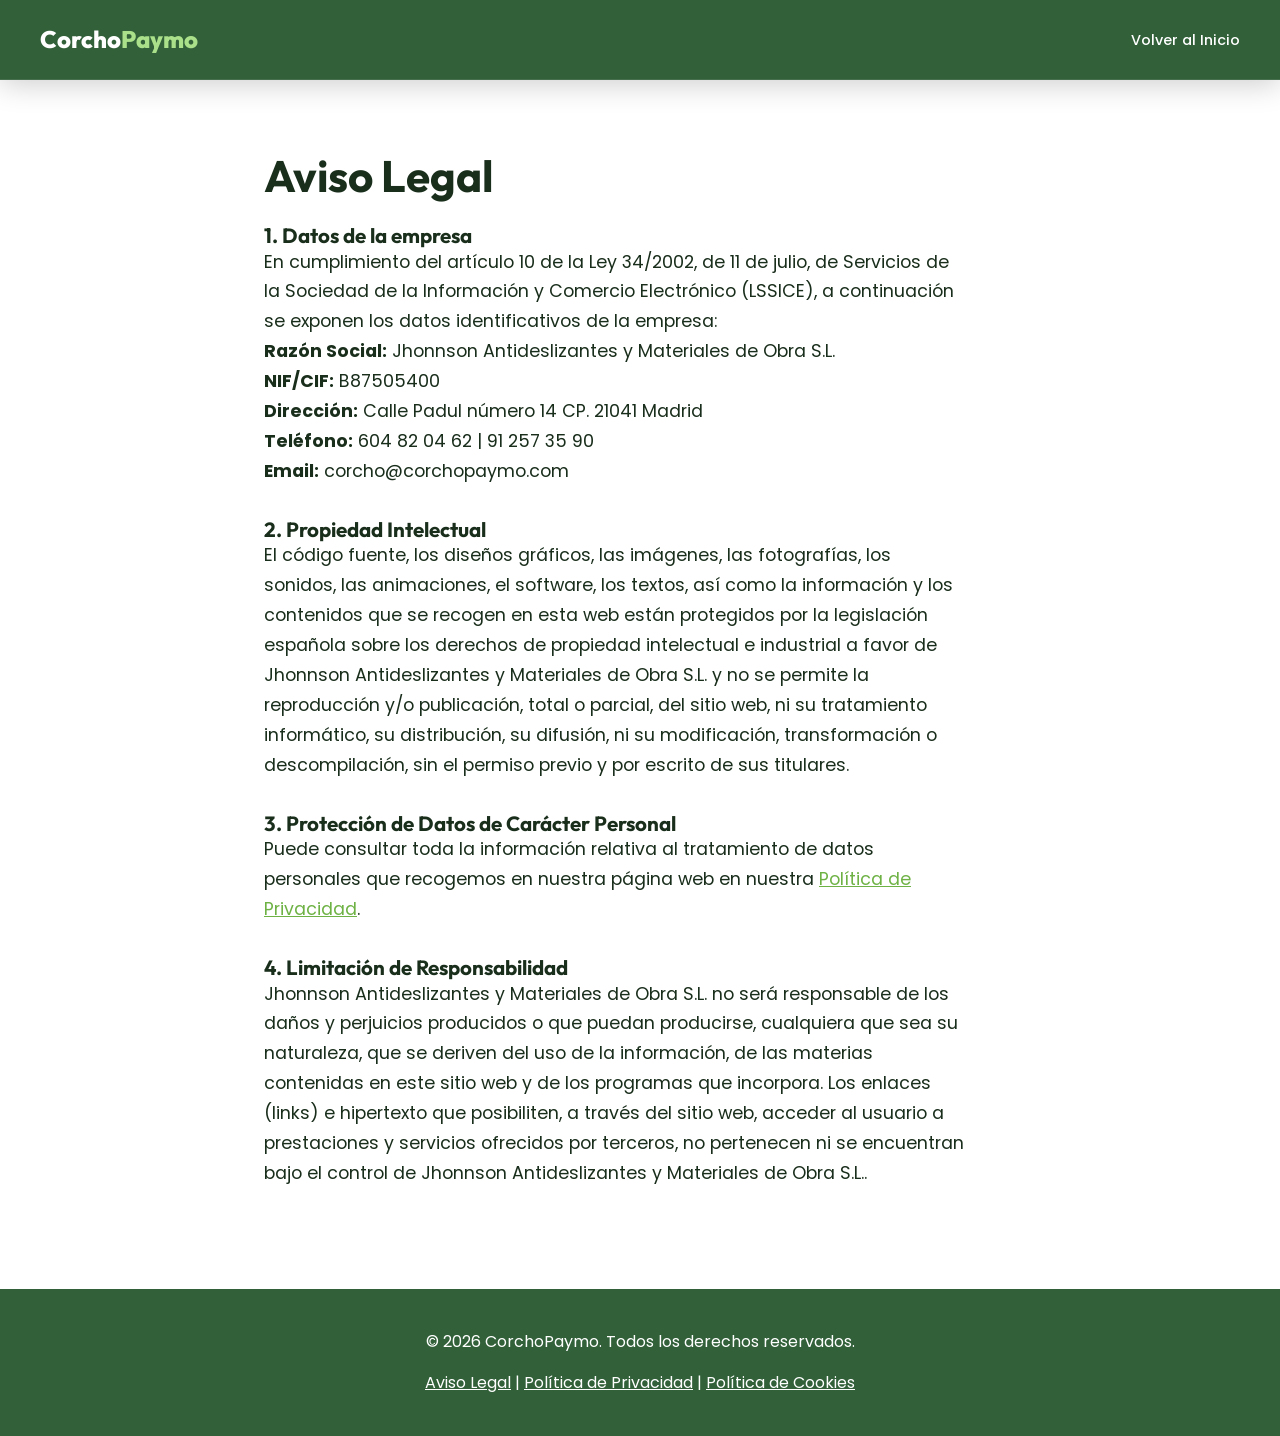
<file: aviso-legal.html>
<!DOCTYPE html>
<html lang="es">
<head>
<!-- Google tag (gtag.js) -->
<script async src="https://www.googletagmanager.com/gtag/js?id=G-RHNSBFNV2L"></script>
<script>
  window.dataLayer = window.dataLayer || [];
  function gtag(){dataLayer.push(arguments);}
  gtag('js', new Date());

  gtag('config', 'G-RHNSBFNV2L');
</script>
  <meta charset="UTF-8">
  <meta name="viewport" content="width=device-width, initial-scale=1.0">
  <title>Aviso Legal | CorchoPaymo</title>
  <meta name="robots" content="noindex, nofollow">
  <link rel="canonical" href="https://www.corchopaymo.com/aviso-legal.html">
  <link rel="preconnect" href="https://fonts.googleapis.com">
  <link rel="preconnect" href="https://fonts.gstatic.com" crossorigin>
  <link href="https://fonts.googleapis.com/css2?family=Poppins:wght@300;400;500;600;700&family=Outfit:wght@600;700;800&display=swap" rel="stylesheet">
  <link rel="stylesheet" href="index.css">
  <link rel="icon" type="image/x-icon" href="favicon.ico">
  <link rel="icon" type="image/png" sizes="192x192" href="favicon.png">
  <link rel="apple-touch-icon" sizes="180x180" href="apple-touch-icon.png">
</head>
<body>
<!-- Navbar -->
<nav class="navbar navbar--subpage scrolled" id="navbar">
  <div class="navbar__inner">
    <a href="index.html" class="navbar__logo">Corcho<span class="logo-accent">Paymo</span></a>
    <ul class="nav-links">
      <li><a href="index.html" class="nav-link">Volver al Inicio</a></li>
    </ul>
  </div>
</nav>

<!-- Legal Content -->
<section class="section" style="padding-top: 150px; min-height: 80vh;">
  <div class="container" style="max-width: 800px; margin: 0 auto;">
    <h1 class="section-title">Aviso Legal</h1>
    <div class="legal-content section-text" style="color: var(--color-text-primary);">
      <h3>1. Datos de la empresa</h3>
      <p>En cumplimiento del artículo 10 de la Ley 34/2002, de 11 de julio, de Servicios de la Sociedad de la Información y Comercio Electrónico (LSSICE), a continuación se exponen los datos identificativos de la empresa:</p>
      <ul>
        <li><strong>Razón Social:</strong> Jhonnson Antideslizantes y Materiales de Obra S.L.</li>
        <li><strong>NIF/CIF:</strong> B87505400</li>
        <li><strong>Dirección:</strong> Calle Padul número 14 CP. 21041 Madrid</li>
        <li><strong>Teléfono:</strong> 604 82 04 62 | 91 257 35 90</li>
        <li><strong>Email:</strong> corcho@corchopaymo.com</li>
      </ul>
      <br>
      <h3>2. Propiedad Intelectual</h3>
      <p>El código fuente, los diseños gráficos, las imágenes, las fotografías, los sonidos, las animaciones, el software, los textos, así como la información y los contenidos que se recogen en esta web están protegidos por la legislación española sobre los derechos de propiedad intelectual e industrial a favor de Jhonnson Antideslizantes y Materiales de Obra S.L. y no se permite la reproducción y/o publicación, total o parcial, del sitio web, ni su tratamiento informático, su distribución, su difusión, ni su modificación, transformación o descompilación, sin el permiso previo y por escrito de sus titulares.</p>
      <br>
      <h3>3. Protección de Datos de Carácter Personal</h3>
      <p>Puede consultar toda la información relativa al tratamiento de datos personales que recogemos en nuestra página web en nuestra <a href="politica-privacidad.html" style="color: var(--color-primary); text-decoration: underline;">Política de Privacidad</a>.</p>
      <br>
      <h3>4. Limitación de Responsabilidad</h3>
      <p>Jhonnson Antideslizantes y Materiales de Obra S.L. no será responsable de los daños y perjuicios producidos o que puedan producirse, cualquiera que sea su naturaleza, que se deriven del uso de la información, de las materias contenidas en este sitio web y de los programas que incorpora. Los enlaces (links) e hipertexto que posibiliten, a través del sitio web, acceder al usuario a prestaciones y servicios ofrecidos por terceros, no pertenecen ni se encuentran bajo el control de Jhonnson Antideslizantes y Materiales de Obra S.L..</p>
    </div>
  </div>
</section>

<!-- Simple Footer -->
<footer class="footer" style="padding: 40px 0; text-align: center;">
  <div class="container">
    <p>© 2026 CorchoPaymo. Todos los derechos reservados.</p>
    <div class="footer__legal" style="margin-top: 16px;">
      <a href="aviso-legal.html">Aviso Legal</a> | 
      <a href="politica-privacidad.html">Política de Privacidad</a> | 
      <a href="politica-cookies.html">Política de Cookies</a>
    </div>
  </div>
</footer>
</body>
</html>
</file>
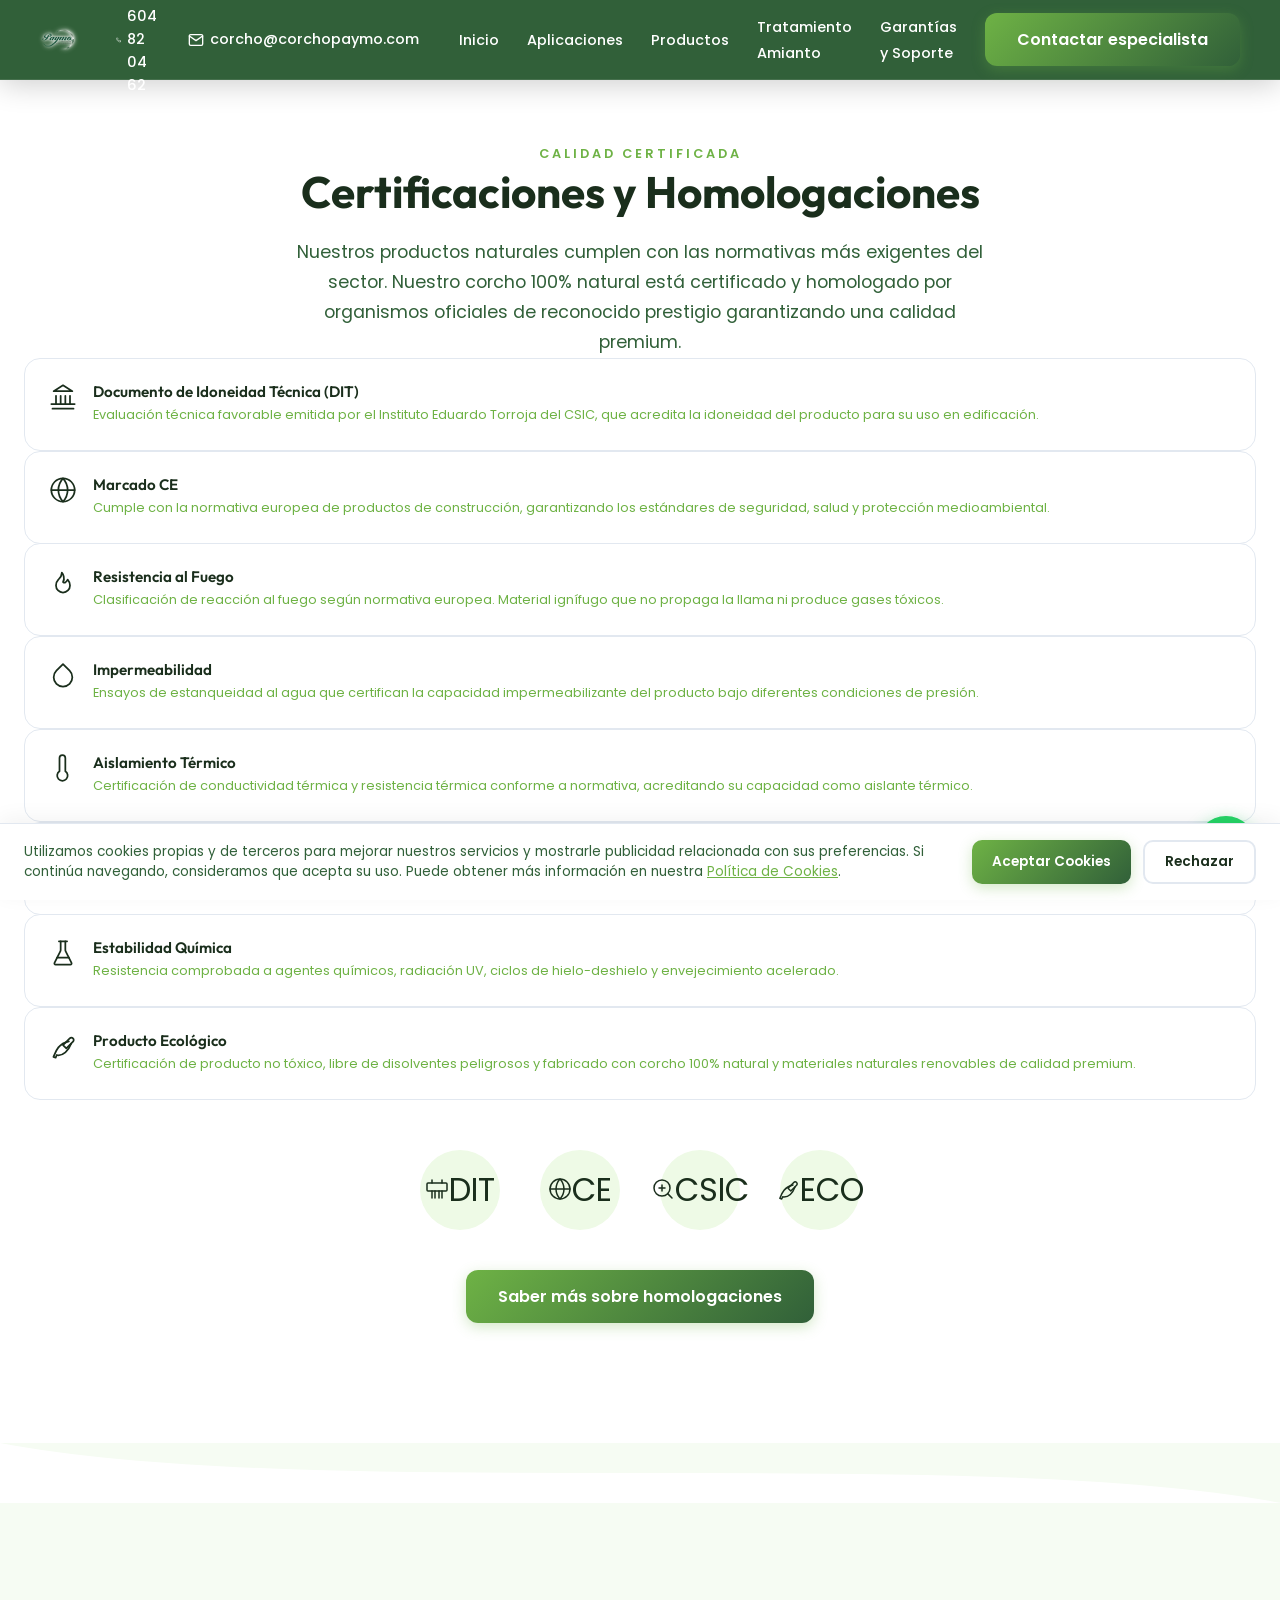
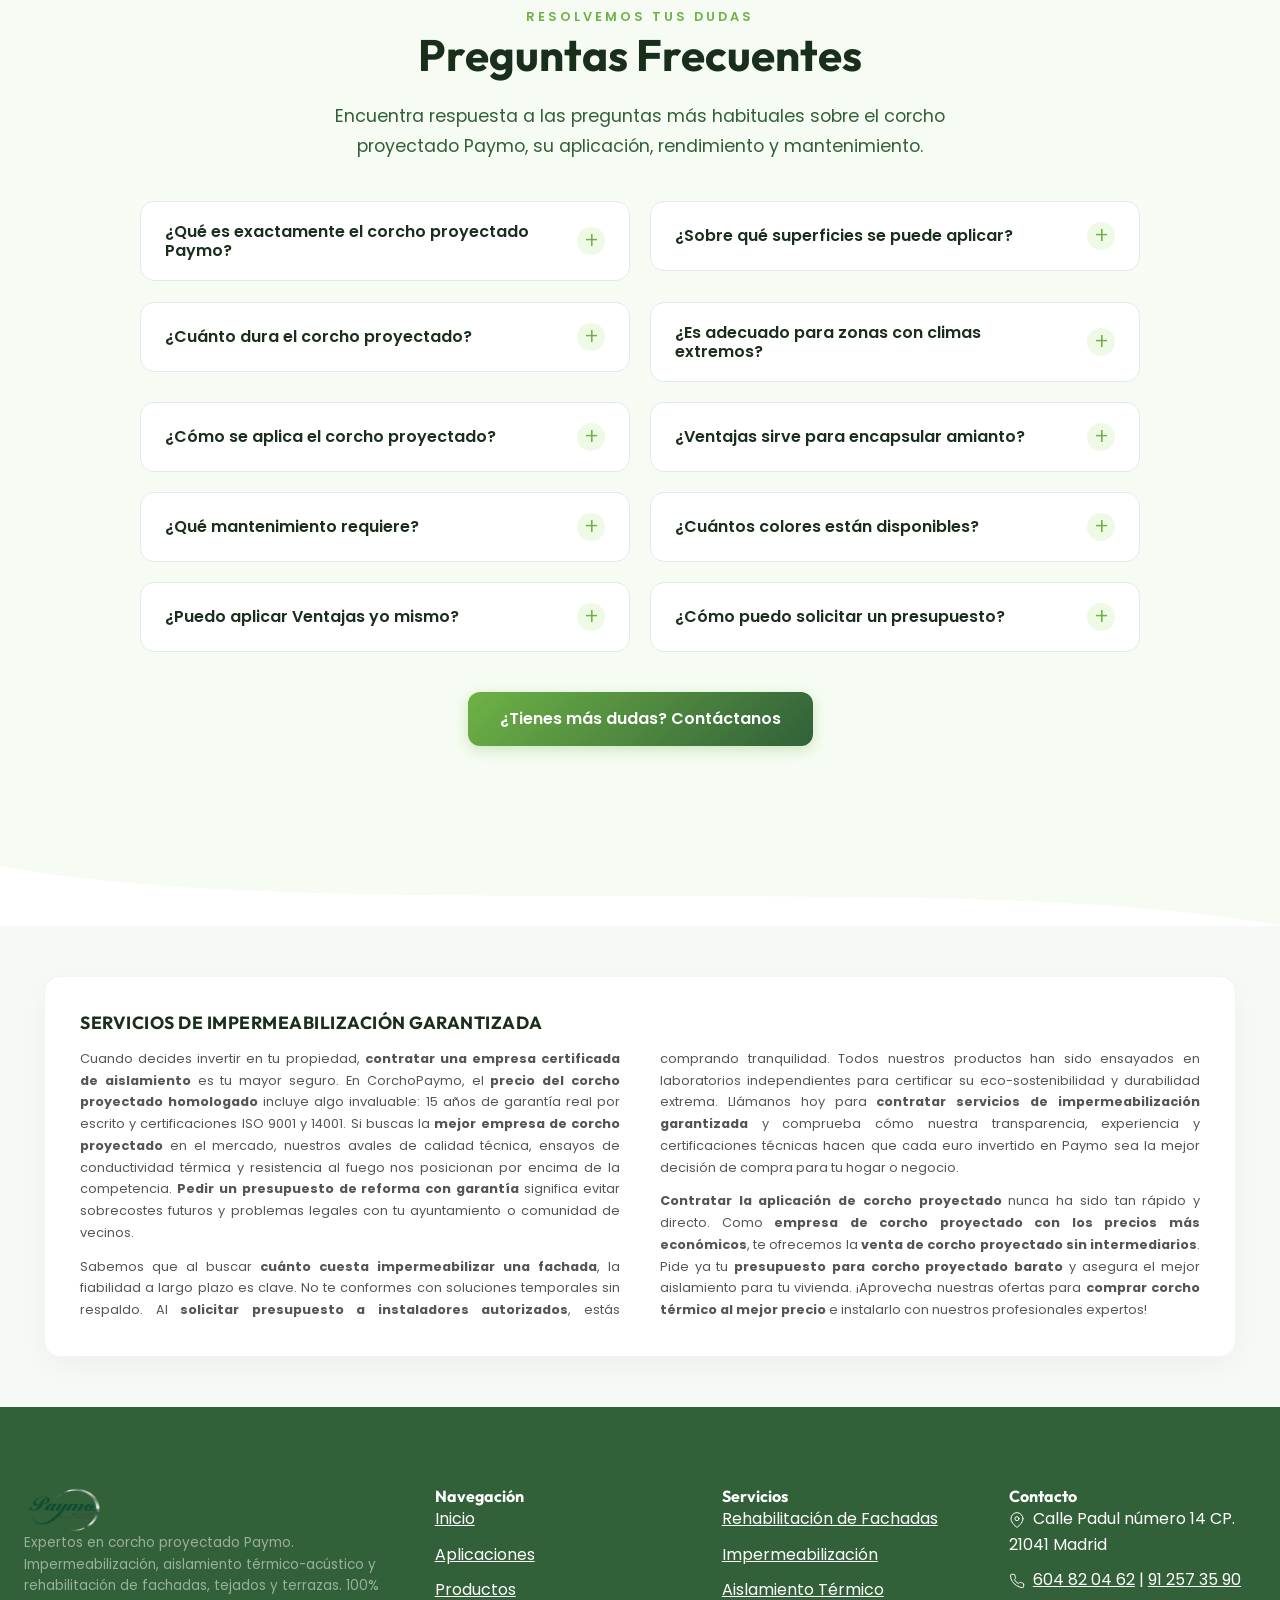
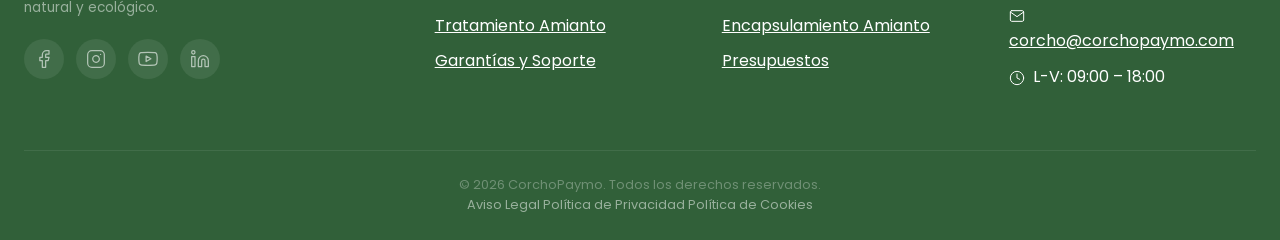
<file: certificaciones.html>
<!DOCTYPE html>
<html lang="es">
<head>
<!-- Google tag (gtag.js) -->
<script async src="https://www.googletagmanager.com/gtag/js?id=G-RHNSBFNV2L"></script>
<script>
  window.dataLayer = window.dataLayer || [];
  function gtag(){dataLayer.push(arguments);}
  gtag('js', new Date());

  gtag('config', 'G-RHNSBFNV2L');
</script>
  <meta charset="UTF-8">
  <meta name="viewport" content="width=device-width, initial-scale=1.0">
  <title>Certificaciones de Calidad y Ensayos | CorchoPaymo</title>
  <meta name="description" content="Conoce todas las certificaciones y homologaciones (DIT, Marcado CE, Resistencia al fuego) que avalan la máxima calidad del corcho proyectado Paymo.">
  <meta name="keywords" content="corcho proyectado, paymo, impermeabilización, aislamiento térmico, encapsulamiento amianto, rehabilitación fachadas, corcho natural, ecológico, Madrid">
  <meta property="og:title" content="Certificaciones de Calidad y Ensayos | CorchoPaymo">
  <meta property="og:description" content="Conoce todas las certificaciones y homologaciones (DIT, Marcado CE, Resistencia al fuego) que avalan la máxima calidad del corcho proyectado Paymo.">
  <meta property="og:type" content="website">
  <meta property="og:url" content="https://www.corchopaymo.com/certificaciones.html">
  <meta property="og:image" content="https://www.corchopaymo.com/Paymo-logo.webp">
  <meta name="twitter:card" content="summary_large_image">
  <meta name="twitter:title" content="CorchoPaymo — Corcho Proyectado Profesional">
  <meta name="twitter:description" content="Soluciones de corcho proyectado Paymo para proteger, impermeabilizar y aislar cualquier superficie. 100% natural y ecológico.">
  <meta name="theme-color" content="#6eb245">
  <link rel="canonical" href="https://www.corchopaymo.com/certificaciones.html">
  <link rel="preconnect" href="https://fonts.googleapis.com">
  <link rel="preconnect" href="https://fonts.gstatic.com" crossorigin>
  <link rel="preload" href="Paymo-logo.webp" as="image">
  <link rel="preload" href="index.css" as="style">
  <link href="https://fonts.googleapis.com/css2?family=Poppins:wght@300;400;500;600;700&family=Outfit:wght@600;700;800&display=swap" rel="stylesheet">
  <link rel="stylesheet" href="index.css">
  <link rel="icon" type="image/x-icon" href="favicon.ico">
  <link rel="icon" type="image/png" sizes="192x192" href="favicon.png">
  <link rel="apple-touch-icon" sizes="180x180" href="apple-touch-icon.png">
</head>
<body>

<!-- ============================================ -->
<!-- PRELOADER                                    -->
<!-- ============================================ -->
<div id="preloader">
  <div class="preloader__content">
    <div class="preloader__logo">Corcho<span class="logo-accent">Paymo</span></div>
    <div class="preloader__bar-track">
      <div class="preloader__bar"></div>
    </div>
  </div>
</div>

<!-- ============================================ -->
<!-- NAVBAR                                       -->
<!-- ============================================ -->
<nav class="navbar navbar--subpage" id="navbar">
  <div class="navbar__inner">
    <a href="index.html" class="navbar__logo"><img src="Paymo-logo.webp" alt="CorchoPaymo"></a>

      <div class="navbar__contact">
        <a href="tel:+34604820462">
          <svg width="16" height="16" viewBox="0 0 24 24" fill="none" stroke="currentColor" stroke-width="2" stroke-linecap="round" stroke-linejoin="round"><path d="M22 16.92v3a2 2 0 0 1-2.18 2 19.79 19.79 0 0 1-8.63-3.07 19.5 19.5 0 0 1-6-6 19.79 19.79 0 0 1-3.07-8.67A2 2 0 0 1 4.11 2h3a2 2 0 0 1 2 1.72 12.84 12.84 0 0 0 .7 2.81 2 2 0 0 1-.45 2.11L8.09 9.91a16 16 0 0 0 6 6l1.27-1.27a2 2 0 0 1 2.11-.45 12.84 12.84 0 0 0 2.81.7A2 2 0 0 1 22 16.92z"/></svg>
          +34 604 82 04 62
        </a>
        <a href="mailto:corcho@corchopaymo.com">
          <svg width="16" height="16" viewBox="0 0 24 24" fill="none" stroke="currentColor" stroke-width="2" stroke-linecap="round" stroke-linejoin="round"><path d="M4 4h16c1.1 0 2 .9 2 2v12c0 1.1-.9 2-2 2H4c-1.1 0-2-.9-2-2V6c0-1.1.9-2 2-2z"/><polyline points="22,6 12,13 2,6"/></svg>
          corcho@corchopaymo.com
        </a>
      </div>

    <ul class="nav-links">
  <li><a href="index.html" class="nav-link">Inicio</a></li>
  <li><a href="aplicaciones.html" class="nav-link">Aplicaciones</a></li>
  <li><a href="productos.html" class="nav-link">Productos</a></li>
  <li><a href="encapsulamiento-amianto.html" class="nav-link">Tratamiento Amianto</a></li>
  <li><a href="certificaciones.html" class="nav-link">Garantías y Soporte</a></li>
      <li><a href="index.html#contacto" class="nav-cta btn">Contactar especialista</a></li>
    </ul>
    <button class="hamburger" id="hamburger" aria-label="Abrir menú">
      <span></span><span></span><span></span>
    </button>
  </div>
</nav>

<!-- Mobile Menu -->
<div class="mobile-overlay" id="mobile-overlay"></div>
<div class="mobile-menu" id="mobile-menu">
  <a href="index.html" class="nav-link">Inicio</a>
  <a href="aplicaciones.html" class="nav-link">Aplicaciones</a>
  <a href="productos.html" class="nav-link">Productos</a>
  <a href="certificaciones.html" class="nav-link">Garantías y Soporte</a>
  <a href="index.html#contacto" class="nav-cta btn" style="margin-top: 15px; display: inline-block;">Solicita presupuesto</a>
</div>

<!-- ============================================ -->
<!-- SECTION 8: CERTIFICACIONES                   -->
<!-- ============================================ -->
<section id="certificaciones" class="section">
  <div class="container">
    <div style="text-align:center;">
      <span class="section-subtitle animate-on-scroll">CALIDAD CERTIFICADA</span>
      <h1 class="section-title animate-on-scroll delay-1" style="margin-left:auto;margin-right:auto;">Certificaciones y Homologaciones</h1>
      <p class="section-text animate-on-scroll delay-2" style="margin-left:auto;margin-right:auto;">Nuestros productos naturales cumplen con las normativas más exigentes del sector. Nuestro corcho 100% natural está certificado y homologado por organismos oficiales de reconocido prestigio garantizando una calidad premium.</p>
    </div>

    <div class="cert-grid">
      <div class="cert-card animate-on-scroll delay-1">
        <div class="cert-card__icon-wrapper">
          <div class="cert-card__icon"><svg width="28" height="28" viewBox="0 0 24 24" fill="none" stroke="currentColor" stroke-width="1.5" stroke-linecap="round" stroke-linejoin="round"><line x1="3" y1="22" x2="21" y2="22"/><line x1="6" y1="18" x2="6" y2="11"/><line x1="10" y1="18" x2="10" y2="11"/><line x1="14" y1="18" x2="14" y2="11"/><line x1="18" y1="18" x2="18" y2="11"/><polygon points="12 2 20 7 4 7"/><line x1="2" y1="18" x2="22" y2="18"/></svg></div>
        </div>
        <div class="cert-card__content">
          <h3 class="cert-card__title">Documento de Idoneidad Técnica (DIT)</h3>
          <p class="cert-card__text">Evaluación técnica favorable emitida por el Instituto Eduardo Torroja del CSIC, que acredita la idoneidad del producto para su uso en edificación.</p>
        </div>
      </div>
      <div class="cert-card animate-on-scroll delay-2">
        <div class="cert-card__icon-wrapper">
          <div class="cert-card__icon"><svg width="28" height="28" viewBox="0 0 24 24" fill="none" stroke="currentColor" stroke-width="1.5" stroke-linecap="round" stroke-linejoin="round"><circle cx="12" cy="12" r="10"/><line x1="2" y1="12" x2="22" y2="12"/><path d="M12 2a15.3 15.3 0 0 1 4 10 15.3 15.3 0 0 1-4 10 15.3 15.3 0 0 1-4-10 15.3 15.3 0 0 1 4-10z"/></svg></div>
        </div>
        <div class="cert-card__content">
          <h3 class="cert-card__title">Marcado CE</h3>
          <p class="cert-card__text">Cumple con la normativa europea de productos de construcción, garantizando los estándares de seguridad, salud y protección medioambiental.</p>
        </div>
      </div>
      <div class="cert-card animate-on-scroll delay-3">
        <div class="cert-card__icon-wrapper">
          <div class="cert-card__icon"><svg width="28" height="28" viewBox="0 0 24 24" fill="none" stroke="currentColor" stroke-width="1.5" stroke-linecap="round" stroke-linejoin="round"><path d="M12 12c2-2.96 0-7-1-8 0 3.038-1.773 4.741-3 6-1.226 1.26-2 3.24-2 5a6 6 0 1 0 12 0c0-1.532-1.056-3.94-2-5-1.786 3-2.791 3-4 2z"/></svg></div>
        </div>
        <div class="cert-card__content">
          <h3 class="cert-card__title">Resistencia al Fuego</h3>
          <p class="cert-card__text">Clasificación de reacción al fuego según normativa europea. Material ignífugo que no propaga la llama ni produce gases tóxicos.</p>
        </div>
      </div>
      <div class="cert-card animate-on-scroll delay-4">
        <div class="cert-card__icon-wrapper">
          <div class="cert-card__icon"><svg width="28" height="28" viewBox="0 0 24 24" fill="none" stroke="currentColor" stroke-width="1.5" stroke-linecap="round" stroke-linejoin="round"><path d="M12 2.69l5.66 5.66a8 8 0 1 1-11.31 0z"/></svg></div>
        </div>
        <div class="cert-card__content">
          <h3 class="cert-card__title">Impermeabilidad</h3>
          <p class="cert-card__text">Ensayos de estanqueidad al agua que certifican la capacidad impermeabilizante del producto bajo diferentes condiciones de presión.</p>
        </div>
      </div>
      <div class="cert-card animate-on-scroll delay-5">
        <div class="cert-card__icon-wrapper">
          <div class="cert-card__icon"><svg width="28" height="28" viewBox="0 0 24 24" fill="none" stroke="currentColor" stroke-width="1.5" stroke-linecap="round" stroke-linejoin="round"><path d="M14 14.76V3.5a2.5 2.5 0 0 0-5 0v11.26a4.5 4.5 0 1 0 5 0z"/></svg></div>
        </div>
        <div class="cert-card__content">
          <h3 class="cert-card__title">Aislamiento Térmico</h3>
          <p class="cert-card__text">Certificación de conductividad térmica y resistencia térmica conforme a normativa, acreditando su capacidad como aislante térmico.</p>
        </div>
      </div>
      <div class="cert-card animate-on-scroll delay-6">
        <div class="cert-card__icon-wrapper">
          <div class="cert-card__icon"><svg width="28" height="28" viewBox="0 0 24 24" fill="none" stroke="currentColor" stroke-width="1.5" stroke-linecap="round" stroke-linejoin="round"><polygon points="11 5 6 9 2 9 2 15 6 15 11 19 11 5"/><line x1="23" y1="9" x2="17" y2="15"/><line x1="17" y1="9" x2="23" y2="15"/></svg></div>
        </div>
        <div class="cert-card__content">
          <h3 class="cert-card__title">Aislamiento Acústico</h3>
          <p class="cert-card__text">Ensayos de absorción acústica que demuestran la mejora significativa del aislamiento al ruido en las superficies tratadas.</p>
        </div>
      </div>
      <div class="cert-card animate-on-scroll delay-7">
        <div class="cert-card__icon-wrapper">
          <div class="cert-card__icon"><svg width="28" height="28" viewBox="0 0 24 24" fill="none" stroke="currentColor" stroke-width="1.5" stroke-linecap="round" stroke-linejoin="round"><path d="M10 2v7.527a2 2 0 0 1-.211.896L4.72 20.55a1 1 0 0 0 .9 1.45h12.76a1 1 0 0 0 .9-1.45l-5.069-10.127A2 2 0 0 1 14 9.527V2"/><path d="M8.5 2h7"/><path d="M7 16h10"/></svg></div>
        </div>
        <div class="cert-card__content">
          <h3 class="cert-card__title">Estabilidad Química</h3>
          <p class="cert-card__text">Resistencia comprobada a agentes químicos, radiación UV, ciclos de hielo-deshielo y envejecimiento acelerado.</p>
        </div>
      </div>
      <div class="cert-card animate-on-scroll delay-8">
        <div class="cert-card__icon-wrapper">
          <div class="cert-card__icon"><svg width="28" height="28" viewBox="0 0 24 24" fill="none" stroke="currentColor" stroke-width="1.5" stroke-linecap="round" stroke-linejoin="round"><path d="M17 8C8 10 5.9 16.17 3.82 21.34L5.71 22l1-2.3A4.49 4.49 0 0 0 8 20c4 0 8.5-3.5 11-10"/><path d="M20.59 5.41a2 2 0 0 0-2.83 0L12 11.17l2.83 2.83 5.76-5.76a2 2 0 0 0 0-2.83z"/></svg></div>
        </div>
        <div class="cert-card__content">
          <h3 class="cert-card__title">Producto Ecológico</h3>
          <p class="cert-card__text">Certificación de producto no tóxico, libre de disolventes peligrosos y fabricado con corcho 100% natural y materiales naturales renovables de calidad premium.</p>
        </div>
      </div>
    </div>

    <div class="cert-badges animate-on-scroll">
      <div class="cert-badge">
        <span class="cert-badge__icon"><svg width="24" height="24" viewBox="0 0 24 24" fill="none" stroke="currentColor" stroke-width="1.5" stroke-linecap="round" stroke-linejoin="round"><rect x="2" y="6" width="20" height="8" rx="1"/><path d="M17 14v7"/><path d="M7 14v7"/><path d="M17 3v3"/><path d="M7 3v3"/><path d="M10 14v7"/><path d="M14 14v7"/></svg></span>
        <span class="cert-badge__text">DIT</span>
      </div>
      <div class="cert-badge">
        <span class="cert-badge__icon"><svg width="24" height="24" viewBox="0 0 24 24" fill="none" stroke="currentColor" stroke-width="1.5" stroke-linecap="round" stroke-linejoin="round"><circle cx="12" cy="12" r="10"/><line x1="2" y1="12" x2="22" y2="12"/><path d="M12 2a15.3 15.3 0 0 1 4 10 15.3 15.3 0 0 1-4 10 15.3 15.3 0 0 1-4-10 15.3 15.3 0 0 1 4-10z"/></svg></span>
        <span class="cert-badge__text">CE</span>
      </div>
      <div class="cert-badge">
        <span class="cert-badge__icon"><svg width="24" height="24" viewBox="0 0 24 24" fill="none" stroke="currentColor" stroke-width="1.5" stroke-linecap="round" stroke-linejoin="round"><circle cx="11" cy="11" r="8"/><line x1="21" y1="21" x2="16.65" y2="16.65"/><line x1="11" y1="8" x2="11" y2="14"/><line x1="8" y1="11" x2="14" y2="11"/></svg></span>
        <span class="cert-badge__text">CSIC</span>
      </div>
      <div class="cert-badge">
        <span class="cert-badge__icon"><svg width="24" height="24" viewBox="0 0 24 24" fill="none" stroke="currentColor" stroke-width="1.5" stroke-linecap="round" stroke-linejoin="round"><path d="M17 8C8 10 5.9 16.17 3.82 21.34L5.71 22l1-2.3A4.49 4.49 0 0 0 8 20c4 0 8.5-3.5 11-10"/><path d="M20.59 5.41a2 2 0 0 0-2.83 0L12 11.17l2.83 2.83 5.76-5.76a2 2 0 0 0 0-2.83z"/></svg></span>
        <span class="cert-badge__text">ECO</span>
      </div>
    </div>
  </div>

    <div style="text-align:center; margin-top: 40px; margin-bottom: 20px;">
      <a href="#contacto" class="btn btn--primary">Saber más sobre homologaciones</a>
    </div>
    </section>

<!-- Wave Separator -->
<div class="wave-separator">
  <svg viewBox="0 0 1200 60" preserveAspectRatio="none">
    <path d="M0,0 C300,60 900,0 1200,60 L1200,0 L0,0 Z" class="wave-separator__fill" fill="#1A2E1C"/>
  </svg>
</div>

<!-- ============================================ -->
<!-- SECTION 10: FAQ                              -->
<!-- ============================================ -->
<section id="faq" class="section section--alt">
  <div class="container">
    <div style="text-align:center;">
      <span class="section-subtitle animate-on-scroll">RESOLVEMOS TUS DUDAS</span>
      <h2 class="section-title animate-on-scroll delay-1" style="margin-left:auto;margin-right:auto;">Preguntas Frecuentes</h2>
      <p class="section-text animate-on-scroll delay-2" style="margin-left:auto;margin-right:auto;">Encuentra respuesta a las preguntas más habituales sobre el corcho proyectado Paymo, su aplicación, rendimiento y mantenimiento.</p>
    </div>

    <div class="faq-list">
      <!-- FAQ 1 -->
      <div class="faq-item animate-on-scroll">
        <div class="faq-item__header">
          <h3 class="faq-item__question">¿Qué es exactamente el corcho proyectado Paymo?</h3>
          <span class="faq-item__toggle">+</span>
        </div>
        <div class="faq-item__answer">
          <p>Ventajas es un revestimiento patentado compuesto por polvo de corcho natural en varias granulometrías, resina acrílica, grasas vegetales y agua. Se aplica mediante proyección mecánica sobre cualquier tipo de superficie, creando una capa continua sin juntas que impermeabiliza, aísla térmica y acústicamente, y embellece la superficie tratada. Es 100% ecológico y no tóxico.</p>
        </div>
      </div>

      <!-- FAQ 2 -->
      <div class="faq-item animate-on-scroll">
        <div class="faq-item__header">
          <h3 class="faq-item__question">¿Sobre qué superficies se puede aplicar?</h3>
          <span class="faq-item__toggle">+</span>
        </div>
        <div class="faq-item__answer">
          <p>Ventajas se adhiere a prácticamente cualquier soporte: mortero, hormigón, ladrillo, piedra, madera, metal, plástico, fibrocemento, tela asfáltica, poliuretano, poliestireno y muchos más. Se aplica tanto en exteriores como en interiores, en superficies verticales y horizontales.</p>
        </div>
      </div>

      <!-- FAQ 3 -->
      <div class="faq-item animate-on-scroll">
        <div class="faq-item__header">
          <h3 class="faq-item__question">¿Cuánto dura el corcho proyectado?</h3>
          <span class="faq-item__toggle">+</span>
        </div>
        <div class="faq-item__answer">
          <p>Ventajas tiene una durabilidad extraordinaria. Correctamente aplicado, mantiene sus propiedades impermeabilizantes, aislantes y estéticas durante más de 15-20 años sin necesidad de mantenimiento. El corcho es un material extremadamente estable que no se degrada con la radiación UV, los ciclos de hielo-deshielo ni los agentes químicos habituales.</p>
        </div>
      </div>

      <!-- FAQ 4 -->
      <div class="faq-item animate-on-scroll">
        <div class="faq-item__header">
          <h3 class="faq-item__question">¿Es adecuado para zonas con climas extremos?</h3>
          <span class="faq-item__toggle">+</span>
        </div>
        <div class="faq-item__answer">
          <p>Sí. Paymo está diseñado para soportar condiciones climáticas extremas. Resiste temperaturas desde -20°C hasta +80°C, es resistente a la radiación UV, a los ciclos de hielo-deshielo y al ambiente marino y salino. Su elasticidad natural le permite absorber las dilataciones y contracciones térmicas sin agrietarse.</p>
        </div>
      </div>

      <!-- FAQ 5 -->
      <div class="faq-item animate-on-scroll">
        <div class="faq-item__header">
          <h3 class="faq-item__question">¿Cómo se aplica el corcho proyectado?</h3>
          <span class="faq-item__toggle">+</span>
        </div>
        <div class="faq-item__answer">
          <p>Ventajas se aplica mediante proyección mecánica con equipos específicos. El proceso incluye: preparación y limpieza del soporte, aplicación de imprimación selladora (BQ-C32), proyección de Ventajas en una o varias capas (según necesidad), y opcionalmente una capa de acabado protector. La aplicación debe ser realizada por aplicadores formados y autorizados.</p>
        </div>
      </div>

      <!-- FAQ 6 -->
      <div class="faq-item animate-on-scroll">
        <div class="faq-item__header">
          <h3 class="faq-item__question">¿Ventajas sirve para encapsular amianto?</h3>
          <span class="faq-item__toggle">+</span>
        </div>
        <div class="faq-item__answer">
          <p>Sí, Paymo es una solución homologada para el encapsulamiento de cubiertas de fibrocemento con amianto (uralita). Al aplicarse sobre la superficie, crea una capa sellante continua que encapsula las fibras de asbesto, impidiendo su liberación al medio ambiente. Es una alternativa más segura y económica a la retirada del material, y cumple con toda la normativa vigente.</p>
        </div>
      </div>

      <!-- FAQ 7 -->
      <div class="faq-item animate-on-scroll">
        <div class="faq-item__header">
          <h3 class="faq-item__question">¿Qué mantenimiento requiere?</h3>
          <span class="faq-item__toggle">+</span>
        </div>
        <div class="faq-item__answer">
          <p>Prácticamente ninguno. Una de las grandes ventajas de Paymo es su bajo mantenimiento. El corcho proyectado no requiere repintados, sellados ni tratamientos periódicos. Basta con una limpieza ocasional con agua a presión para mantener su aspecto original. En caso necesario, se pueden aplicar retoques localizados fácilmente.</p>
        </div>
      </div>

      <!-- FAQ 8 -->
      <div class="faq-item animate-on-scroll">
        <div class="faq-item__header">
          <h3 class="faq-item__question">¿Cuántos colores están disponibles?</h3>
          <span class="faq-item__toggle">+</span>
        </div>
        <div class="faq-item__answer">
          <p>Ventajas está disponible en más de 40 colores diferentes, organizados en familias: blancos y neutros, tierras y marrones, rojos y naranjas, verdes, azules y grises. También es posible fabricar colores personalizados bajo pedido. Consulta nuestra carta de colores para ver todas las opciones disponibles.</p>
        </div>
      </div>

      <!-- FAQ 9 -->
      <div class="faq-item animate-on-scroll">
        <div class="faq-item__header">
          <h3 class="faq-item__question">¿Puedo aplicar Ventajas yo mismo?</h3>
          <span class="faq-item__toggle">+</span>
        </div>
        <div class="faq-item__answer">
          <p>Recomendamos que la aplicación sea realizada por profesionales formados y autorizados para garantizar un resultado óptimo y la validez de la garantía. CorchoPaymo ofrece cursos de formación profesional para aplicadores que deseen certificarse. Si eres un profesional del sector, contacta con nosotros para conocer nuestros programas de formación.</p>
        </div>
      </div>

      <!-- FAQ 10 -->
      <div class="faq-item animate-on-scroll">
        <div class="faq-item__header">
          <h3 class="faq-item__question">¿Cómo puedo solicitar un presupuesto?</h3>
          <span class="faq-item__toggle">+</span>
        </div>
        <div class="faq-item__answer">
          <p>Puedes solicitar un presupuesto sin compromiso a través de nuestro formulario de contacto, llamándonos por teléfono al +34 604 82 04 62 o enviándonos un email a corcho@corchopaymo.com. Necesitaremos conocer el tipo de superficie, los metros cuadrados aproximados, la ubicación del proyecto y el tipo de aplicación deseada para poder darte un presupuesto ajustado.</p>
        </div>
      </div>
    </div>
  </div>

    <div style="text-align:center; margin-top: 40px; margin-bottom: 20px;">
      <a href="#contacto" class="btn btn--primary">¿Tienes más dudas? Contáctanos</a>
    </div>
    </section>

<!-- Wave Separator -->
<div class="wave-separator">
  <svg viewBox="0 0 1200 60" preserveAspectRatio="none">
    <path d="M0,0 C300,60 900,0 1200,60 L1200,0 L0,0 Z" class="wave-separator__fill" fill="#FFFFFF"/>
  </svg>
</div>



<!-- ============================================ -->
<!-- SEO CONTENT                                  -->
<!-- ============================================ -->
<section style="background-color: #f7f9f6; padding: 50px 20px; position: relative; z-index: 1;">
  <div class="container">
    <div style="background: #ffffff; border-radius: 16px; padding: 35px; box-shadow: 0 10px 30px rgba(0,0,0,0.04); border: 1px solid rgba(110, 178, 69, 0.1);">
      <h2 style="font-size: 1.1rem; color: #1a2e1c; margin-bottom: 15px; font-weight: 700; text-transform: uppercase; letter-spacing: 0.5px;">Servicios de Impermeabilización Garantizada</h2>
      <div style="font-size: 0.8rem; color: #555; line-height: 1.7; column-count: 2; column-gap: 40px; text-align: justify;" class="seo-columns">
        <p style="margin-bottom: 12px;">Cuando decides invertir en tu propiedad, <strong>contratar una empresa certificada de aislamiento</strong> es tu mayor seguro. En CorchoPaymo, el <strong>precio del corcho proyectado homologado</strong> incluye algo invaluable: 15 años de garantía real por escrito y certificaciones ISO 9001 y 14001. Si buscas la <strong>mejor empresa de corcho proyectado</strong> en el mercado, nuestros avales de calidad técnica, ensayos de conductividad térmica y resistencia al fuego nos posicionan por encima de la competencia. <strong>Pedir un presupuesto de reforma con garantía</strong> significa evitar sobrecostes futuros y problemas legales con tu ayuntamiento o comunidad de vecinos.</p>
        <p style="margin-bottom: 0;">Sabemos que al buscar <strong>cuánto cuesta impermeabilizar una fachada</strong>, la fiabilidad a largo plazo es clave. No te conformes con soluciones temporales sin respaldo. Al <strong>solicitar presupuesto a instaladores autorizados</strong>, estás comprando tranquilidad. Todos nuestros productos han sido ensayados en laboratorios independientes para certificar su eco-sostenibilidad y durabilidad extrema. Llámanos hoy para <strong>contratar servicios de impermeabilización garantizada</strong> y comprueba cómo nuestra transparencia, experiencia y certificaciones técnicas hacen que cada euro invertido en Paymo sea la mejor decisión de compra para tu hogar o negocio.</p>
      
        <p style="margin-top: 12px; margin-bottom: 0;"><strong>Contratar la aplicación de corcho proyectado</strong> nunca ha sido tan rápido y directo. Como <strong>empresa de corcho proyectado con los precios más económicos</strong>, te ofrecemos la <strong>venta de corcho proyectado sin intermediarios</strong>. Pide ya tu <strong>presupuesto para corcho proyectado barato</strong> y asegura el mejor aislamiento para tu vivienda. ¡Aprovecha nuestras ofertas para <strong>comprar corcho térmico al mejor precio</strong> e instalarlo con nuestros profesionales expertos!</p>
      </div>
      <style>
        @media (max-width: 768px) {
          .seo-columns { column-count: 1 !important; text-align: left !important; }
        }
      </style>
    </div>
  </div>
</section>

<!-- ============================================ -->
<!-- FOOTER                                       -->
<!-- ============================================ -->
<footer class="footer" id="contacto">
  <div class="container">
    <div class="footer__grid">
      <!-- Column 1: Brand -->
      <div class="footer__col">
        <a href="index.html" class="footer__logo"><img src="Paymo-logo.webp" alt="CorchoPaymo" loading="lazy"></a>
        <p class="footer__desc">Expertos en corcho proyectado Paymo. Impermeabilización, aislamiento térmico-acústico y rehabilitación de fachadas, tejados y terrazas. 100% natural y ecológico.</p>
        <div class="footer__socials">
          <a href="#" class="footer__social" aria-label="Facebook" title="Facebook"><svg width="20" height="20" viewBox="0 0 24 24" fill="none" stroke="currentColor" stroke-width="1.5" stroke-linecap="round" stroke-linejoin="round"><path d="M18 2h-3a5 5 0 0 0-5 5v3H7v4h3v8h4v-8h3l1-4h-4V7a1 1 0 0 1 1-1h3z"/></svg></a>
          <a href="#" class="footer__social" aria-label="Instagram" title="Instagram"><svg width="20" height="20" viewBox="0 0 24 24" fill="none" stroke="currentColor" stroke-width="1.5" stroke-linecap="round" stroke-linejoin="round"><rect x="2" y="2" width="20" height="20" rx="5" ry="5"/><path d="M16 11.37A4 4 0 1 1 12.63 8 4 4 0 0 1 16 11.37z"/><line x1="17.5" y1="6.5" x2="17.51" y2="6.5"/></svg></a>
          <a href="#" class="footer__social" aria-label="YouTube" title="YouTube"><svg width="20" height="20" viewBox="0 0 24 24" fill="none" stroke="currentColor" stroke-width="1.5" stroke-linecap="round" stroke-linejoin="round"><path d="M22.54 6.42a2.78 2.78 0 0 0-1.94-2C18.88 4 12 4 12 4s-6.88 0-8.6.46a2.78 2.78 0 0 0-1.94 2A29 29 0 0 0 1 11.75a29 29 0 0 0 .46 5.33A2.78 2.78 0 0 0 3.4 19.1c1.72.46 8.6.46 8.6.46s6.88 0 8.6-.46a2.78 2.78 0 0 0 1.94-2 29 29 0 0 0 .46-5.25 29 29 0 0 0-.46-5.33z"/><polygon points="9.75 15.02 15.5 11.75 9.75 8.48 9.75 15.02"/></svg></a>
          <a href="#" class="footer__social" aria-label="LinkedIn" title="LinkedIn"><svg width="20" height="20" viewBox="0 0 24 24" fill="none" stroke="currentColor" stroke-width="1.5" stroke-linecap="round" stroke-linejoin="round"><path d="M16 8a6 6 0 0 1 6 6v7h-4v-7a2 2 0 0 0-2-2 2 2 0 0 0-2 2v7h-4v-7a6 6 0 0 1 6-6z"/><rect x="2" y="9" width="4" height="12"/><circle cx="4" cy="4" r="2"/></svg></a>
        </div>
      </div>

      <!-- Column 2: Navigation -->
      <div class="footer__col">
        <h4 class="footer__heading">Navegación</h4>
        <ul class="footer__links">
          <li><a href="index.html">Inicio</a></li>
          <li><a href="aplicaciones.html">Aplicaciones</a></li>
          <li><a href="productos.html">Productos</a></li>
          <li><a href="encapsulamiento-amianto.html">Tratamiento Amianto</a></li>
          <li><a href="certificaciones.html">Garantías y Soporte</a></li>
        </ul>
      </div>

      <!-- Column 3: Services -->
      <div class="footer__col">
        <h4 class="footer__heading">Servicios</h4>
        <ul class="footer__links">
          <li><a href="aplicaciones.html">Rehabilitación de Fachadas</a></li>
          <li><a href="aplicaciones.html">Impermeabilización</a></li>
          <li><a href="aplicaciones.html">Aislamiento Térmico</a></li>
          <li><a href="aplicaciones.html">Encapsulamiento Amianto</a></li>
          <li><a href="#contacto" class="btn-contacto-footer">Presupuestos</a></li>
        </ul>
      </div>

      <!-- Column 4: Contact -->
      <div class="footer__col">
        <h4 class="footer__heading">Contacto</h4>
        <ul class="footer__links footer__contact-list">
          <li><svg width="16" height="16" viewBox="0 0 24 24" fill="none" stroke="currentColor" stroke-width="1.5" stroke-linecap="round" stroke-linejoin="round" style="vertical-align:middle;margin-right:4px;"><path d="M21 10c0 7-9 13-9 13s-9-6-9-13a9 9 0 0 1 18 0z"/><circle cx="12" cy="10" r="3"/></svg> Calle Padul número 14 CP. 21041 Madrid</li>
          <li><svg width="16" height="16" viewBox="0 0 24 24" fill="none" stroke="currentColor" stroke-width="1.5" stroke-linecap="round" stroke-linejoin="round" style="vertical-align:middle;margin-right:4px;"><path d="M22 16.92v3a2 2 0 0 1-2.18 2 19.79 19.79 0 0 1-8.63-3.07 19.5 19.5 0 0 1-6-6 19.79 19.79 0 0 1-3.07-8.67A2 2 0 0 1 4.11 2h3a2 2 0 0 1 2 1.72 12.84 12.84 0 0 0 .7 2.81 2 2 0 0 1-.45 2.11L8.09 9.91a16 16 0 0 0 6 6l1.27-1.27a2 2 0 0 1 2.11-.45 12.84 12.84 0 0 0 2.81.7A2 2 0 0 1 22 16.92z"/></svg> <a href="tel:+34604820462">604 82 04 62</a> | <a href="tel:+34912573590">91 257 35 90</a></li>
          <li><svg width="16" height="16" viewBox="0 0 24 24" fill="none" stroke="currentColor" stroke-width="1.5" stroke-linecap="round" stroke-linejoin="round" style="vertical-align:middle;margin-right:4px;"><path d="M4 4h16c1.1 0 2 .9 2 2v12c0 1.1-.9 2-2 2H4c-1.1 0-2-.9-2-2V6c0-1.1.9-2 2-2z"/><polyline points="22,6 12,13 2,6"/></svg> <a href="mailto:corcho@corchopaymo.com">corcho@corchopaymo.com</a></li>
          <li><svg width="16" height="16" viewBox="0 0 24 24" fill="none" stroke="currentColor" stroke-width="1.5" stroke-linecap="round" stroke-linejoin="round" style="vertical-align:middle;margin-right:4px;"><circle cx="12" cy="12" r="10"/><polyline points="12 6 12 12 16 14"/></svg> L-V: 09:00 – 18:00</li>
        </ul>
      </div>
    </div>

    <div class="footer__bottom">
      <p>© 2026 CorchoPaymo. Todos los derechos reservados.</p>
      <div class="footer__legal">
        <a href="aviso-legal.html">Aviso Legal</a>
        <a href="politica-privacidad.html">Política de Privacidad</a>
        <a href="politica-cookies.html">Política de Cookies</a>
      </div>
    </div>
  </div>
</footer>

<!-- ============================================ -->
<!-- WHATSAPP FAQ WIDGET                          -->
<!-- ============================================ -->
<div class="wa-widget" id="wa-widget">
  <div class="wa-widget__chat" id="wa-chat">
    <div class="wa-widget__header">
      <svg width="24" height="24" viewBox="0 0 24 24" fill="white"><path d="M17.472 14.382c-.297-.149-1.758-.867-2.03-.967-.273-.099-.471-.148-.67.15-.197.297-.767.966-.94 1.164-.173.199-.347.223-.644.075-.297-.15-1.255-.463-2.39-1.475-.883-.788-1.48-1.761-1.653-2.059-.173-.297-.018-.458.13-.606.134-.133.298-.347.446-.52.149-.174.198-.298.298-.497.099-.198.05-.371-.025-.52-.075-.149-.669-1.612-.916-2.207-.242-.579-.487-.5-.669-.51-.173-.008-.371-.01-.57-.01-.198 0-.52.074-.792.372-.272.297-1.04 1.016-1.04 2.479 0 1.462 1.065 2.875 1.213 3.074.149.198 2.096 3.2 5.077 4.487.709.306 1.262.489 1.694.625.712.227 1.36.195 1.871.118.571-.085 1.758-.719 2.006-1.413.248-.694.248-1.289.173-1.413-.074-.124-.272-.198-.57-.347m-5.421 7.403h-.004a9.87 9.87 0 0 1-5.031-1.378l-.361-.214-3.741.982.998-3.648-.235-.374a9.86 9.86 0 0 1-1.51-5.26c.001-5.45 4.436-9.884 9.888-9.884 2.64 0 5.122 1.03 6.988 2.898a9.825 9.825 0 0 1 2.893 6.994c-.003 5.45-4.437 9.884-9.885 9.884m8.413-18.297A11.815 11.815 0 0 0 12.05 0C5.495 0 .16 5.335.157 11.892c0 2.096.547 4.142 1.588 5.945L.057 24l6.305-1.654a11.882 11.882 0 0 0 5.683 1.448h.005c6.554 0 11.89-5.335 11.893-11.893a11.821 11.821 0 0 0-3.48-8.413z"/></svg>
      <div>
        <span class="wa-widget__title">CorchoPaymo</span>
        <span class="wa-widget__status">Responde normalmente en minutos</span>
      </div>
      <button class="wa-widget__close" id="wa-close" aria-label="Cerrar">
        <svg width="18" height="18" viewBox="0 0 24 24" fill="none" stroke="white" stroke-width="2" stroke-linecap="round" stroke-linejoin="round"><line x1="18" y1="6" x2="6" y2="18"/><line x1="6" y1="6" x2="18" y2="18"/></svg>
      </button>
    </div>
    <div class="wa-widget__body" id="wa-body">
      <div class="wa-widget__greeting">
        <p>Hola, ¿en qué podemos ayudarte? Selecciona una de las preguntas frecuentes:</p>
      </div>
      <div class="wa-widget__questions" id="wa-questions">
        <button class="wa-widget__question" data-faq="0">
          <svg width="16" height="16" viewBox="0 0 24 24" fill="none" stroke="currentColor" stroke-width="2" stroke-linecap="round" stroke-linejoin="round"><circle cx="12" cy="12" r="10"/><path d="M9.09 9a3 3 0 0 1 5.83 1c0 2-3 3-3 3"/><line x1="12" y1="17" x2="12.01" y2="17"/></svg>
          ¿Qué es el corcho proyectado Paymo?
        </button>
        <button class="wa-widget__question" data-faq="1">
          <svg width="16" height="16" viewBox="0 0 24 24" fill="none" stroke="currentColor" stroke-width="2" stroke-linecap="round" stroke-linejoin="round"><circle cx="12" cy="12" r="10"/><path d="M9.09 9a3 3 0 0 1 5.83 1c0 2-3 3-3 3"/><line x1="12" y1="17" x2="12.01" y2="17"/></svg>
          ¿Cuánto dura y qué garantía tiene?
        </button>
        <button class="wa-widget__question" data-faq="2">
          <svg width="16" height="16" viewBox="0 0 24 24" fill="none" stroke="currentColor" stroke-width="2" stroke-linecap="round" stroke-linejoin="round"><circle cx="12" cy="12" r="10"/><path d="M9.09 9a3 3 0 0 1 5.83 1c0 2-3 3-3 3"/><line x1="12" y1="17" x2="12.01" y2="17"/></svg>
          ¿Cómo puedo solicitar un presupuesto?
        </button>
      </div>
    </div>
  </div>
  <button class="wa-widget__fab" id="wa-fab" aria-label="Abrir WhatsApp">
    <svg class="wa-fab__icon" width="28" height="28" viewBox="0 0 24 24" fill="white"><path d="M17.472 14.382c-.297-.149-1.758-.867-2.03-.967-.273-.099-.471-.148-.67.15-.197.297-.767.966-.94 1.164-.173.199-.347.223-.644.075-.297-.15-1.255-.463-2.39-1.475-.883-.788-1.48-1.761-1.653-2.059-.173-.297-.018-.458.13-.606.134-.133.298-.347.446-.52.149-.174.198-.298.298-.497.099-.198.05-.371-.025-.52-.075-.149-.669-1.612-.916-2.207-.242-.579-.487-.5-.669-.51-.173-.008-.371-.01-.57-.01-.198 0-.52.074-.792.372-.272.297-1.04 1.016-1.04 2.479 0 1.462 1.065 2.875 1.213 3.074.149.198 2.096 3.2 5.077 4.487.709.306 1.262.489 1.694.625.712.227 1.36.195 1.871.118.571-.085 1.758-.719 2.006-1.413.248-.694.248-1.289.173-1.413-.074-.124-.272-.198-.57-.347m-5.421 7.403h-.004a9.87 9.87 0 0 1-5.031-1.378l-.361-.214-3.741.982.998-3.648-.235-.374a9.86 9.86 0 0 1-1.51-5.26c.001-5.45 4.436-9.884 9.888-9.884 2.64 0 5.122 1.03 6.988 2.898a9.825 9.825 0 0 1 2.893 6.994c-.003 5.45-4.437 9.884-9.885 9.884m8.413-18.297A11.815 11.815 0 0 0 12.05 0C5.495 0 .16 5.335.157 11.892c0 2.096.547 4.142 1.588 5.945L.057 24l6.305-1.654a11.882 11.882 0 0 0 5.683 1.448h.005c6.554 0 11.89-5.335 11.893-11.893a11.821 11.821 0 0 0-3.48-8.413z"/></svg>
    <svg class="wa-fab__close" width="24" height="24" viewBox="0 0 24 24" fill="none" stroke="white" stroke-width="2.5" stroke-linecap="round" stroke-linejoin="round"><line x1="18" y1="6" x2="6" y2="18"/><line x1="6" y1="6" x2="18" y2="18"/></svg>
  </button>
</div>

<!-- ============================================ -->
<!-- SCHEMA.ORG JSON-LD                           -->
<!-- ============================================ -->
<script type="application/ld+json">
{
  "@context": "https://schema.org",
  "@type": "LocalBusiness",
  "name": "CorchoPaymo",
  "description": "Expertos en corcho proyectado Paymo para impermeabilización, aislamiento térmico-acústico, encapsulamiento de amianto y rehabilitación de fachadas, tejados y terrazas.",
  "url": "https://www.corchopaymo.com",
  "telephone": "+34604820462",
  "email": "corcho@corchopaymo.com",
  "address": {
    "@type": "PostalAddress",
    "streetAddress": "C/ Maderas N 6",
    "addressLocality": "Rivas Vaciamadrid (Madrid)",
    "postalCode": "28522",
    "addressCountry": "ES"
  },
  "geo": {
    "@type": "GeoCoordinates",
    "latitude": "40.4168",
    "longitude": "-3.7038"
  },
  "openingHours": [
    "Mo-Fr 09:00-18:00",
    "Sa 09:00-14:00"
  ],
  "priceRange": "€€",
  "image": "https://www.corchopaymo.com/Paymo-logo.webp",
  "logo": "https://www.corchopaymo.com/Paymo-logo.webp",
  "sameAs": [
    "https://www.facebook.com/corchopaymo",
    "https://www.instagram.com/corchopaymo",
    "https://www.youtube.com/corchopaymo",
    "https://www.linkedin.com/company/corchopaymo"
  ],
  "areaServed": {
    "@type": "Country",
    "name": "España"
  },
  "serviceType": [
    "Corcho proyectado",
    "Impermeabilización",
    "Aislamiento térmico",
    "Aislamiento acústico",
    "Encapsulamiento de amianto",
    "Rehabilitación de fachadas"
  ]
}
</script>

<!-- ============================================ -->
<!-- COOKIES BANNER                               -->
<!-- ============================================ -->
<div class="cookies-banner" id="cookies-banner">
  <div class="cookies-banner__content">
    <p>Utilizamos cookies propias y de terceros para mejorar nuestros servicios y mostrarle publicidad relacionada con sus preferencias. Si continúa navegando, consideramos que acepta su uso. Puede obtener más información en nuestra <a href="politica-cookies.html">Política de Cookies</a>.</p>
    <div class="cookies-banner__actions">
      <button class="btn btn--primary btn--sm" id="btn-accept-cookies">Aceptar Cookies</button>
      <button class="btn btn--outline btn--sm" style="color:var(--color-text-primary); border-color:var(--color-border);" id="btn-reject-cookies">Rechazar</button>
    </div>
  </div>
</div>

<!-- ============================================ -->
<!-- MODAL POP-UP                                 -->
<!-- ============================================ -->
<div class="modal-overlay" id="contact-modal">
  <div class="modal-content">
    <button class="modal-close" id="modal-close" aria-label="Cerrar modal">&times;</button>
    <div class="modal-header">
      <h3>Contacta con Ventajas</h3>
      <p>Déjanos tus datos y te responderemos en breve.</p>
    </div>
    <form class="contact-form__form" id="modal-form" action="#" method="POST">
      <div class="form-group">
        <label for="modal-name" style="font-size: 0.9rem; margin-bottom: 6px; display: block; color: var(--color-text-primary);">Nombre o Empresa</label>
        <input type="text" id="modal-name" class="form-input" placeholder="Tu nombre..." required>
      </div>
      <div class="form-group" style="margin-top: 16px;">
        <label for="modal-email" style="font-size: 0.9rem; margin-bottom: 6px; display: block; color: var(--color-text-primary);">Email *</label>
        <input type="email" id="modal-email" class="form-input" placeholder="ejemplo@correo.com" pattern=".*@.*" title="El correo debe contener una arroba (@)" required>
      </div>
      <div class="form-group" style="margin-top: 16px;">
        <label for="modal-phone" style="font-size: 0.9rem; margin-bottom: 6px; display: block; color: var(--color-text-primary);">Teléfono *</label>
        <input type="tel" id="modal-phone" class="form-input" placeholder="+34 604 82 04 62" pattern="^\+34\s?6[0-9]{8}$" title="Debe contener +34, empezar por 6 y tener 9 dígitos en total." required>
      </div>
      <div class="form-group" style="margin-top: 16px;">
        <label for="modal-message" style="font-size: 0.9rem; margin-bottom: 6px; display: block; color: var(--color-text-primary);">Mensaje (Opcional)</label>
        <textarea id="modal-message" class="form-textarea" rows="2" placeholder="¿En qué podemos ayudarte?"></textarea>
      </div>
      <div class="form-group" style="margin-top: 16px; margin-bottom: 24px; display: flex; align-items: start; gap: 10px;">
        <input type="checkbox" id="modal-privacy" required style="margin-top: 4px;">
        <label for="modal-privacy" style="font-size: 0.8rem; color: var(--color-text-secondary); margin: 0; line-height: 1.4;">Acepto la <a href="politica-privacidad.html" style="color:var(--color-primary);">Política de Privacidad</a>.</label>
      </div>
      <button type="submit" class="btn btn--primary" style="width: 100%; justify-content: center; border-radius: 12px;">Enviar Solicitud</button>
    </form>
    
    <!-- Modal Status Overlays (Loading & Success) -->
    <div id="modal-loading-overlay" class="modal-status-overlay">
      <div class="loader-chulo"></div>
      <h3 style="color: var(--color-primary); font-size: 1.4rem;">Enviando datos...</h3>
    </div>
    
    <div id="modal-success-overlay" class="modal-status-overlay">
      <button type="button" class="btn-close-modal-success-top" aria-label="Cerrar">&times;</button>
      <div class="success-checkmark"></div>
      <h3 style="color: var(--color-primary); margin-bottom: 10px; text-align: center; font-size: 1.5rem;">¡Gracias por contactarnos!</h3>
      <p style="text-align: center; color: var(--color-text-secondary); margin-bottom: 24px; max-width: 90%; line-height: 1.5;">En menos de 15 minutos un especialista se pondrá en contacto contigo.</p>
      <a href="https://wa.me/34604820462?text=Hola,%20acabo%20de%20rellenar%20el%20formulario%20y%20me%20gustar%C3%ADa%20m%C3%A1s%20informaci%C3%B3n." target="_blank" class="btn btn--secondary" style="display: flex; align-items: center; justify-content: center; gap: 8px; width: 100%; margin-bottom: 12px; background: #25D366; color: white; border: none;">
        <svg width="24" height="24" viewBox="0 0 24 24" fill="currentColor"><path d="M17.472 14.382c-.297-.149-1.758-.867-2.03-.967-.273-.099-.471-.148-.67.15-.197.297-.767.966-.94 1.164-.173.199-.347.223-.644.075-.297-.15-1.255-.463-2.39-1.475-.883-.788-1.48-1.761-1.653-2.059-.173-.297-.018-.458.13-.606.134-.133.298-.347.446-.52.149-.174.198-.298.298-.497.099-.198.05-.371-.025-.52-.075-.149-.669-1.612-.916-2.207-.242-.579-.487-.5-.669-.51-.173-.008-.371-.01-.57-.01-.198 0-.52.074-.792.372-.272.297-1.04 1.016-1.04 2.479 0 1.462 1.065 2.875 1.213 3.074.149.198 2.096 3.2 5.077 4.487.709.306 1.262.489 1.694.625.712.227 1.36.195 1.871.118.571-.085 1.758-.719 2.006-1.413.248-.694.248-1.289.173-1.413-.074-.124-.272-.198-.57-.347m-5.421 7.403h-.004a9.87 9.87 0 0 1-5.031-1.378l-.361-.214-3.741.982.998-3.648-.235-.374a9.86 9.86 0 0 1-1.51-5.26c.001-5.45 4.436-9.884 9.888-9.884 2.64 0 5.122 1.03 6.988 2.898a9.825 9.825 0 0 1 2.893 6.994c-.003 5.45-4.437 9.884-9.885 9.884m8.413-18.297A11.815 11.815 0 0 0 12.05 0C5.495 0 .16 5.335.157 11.892c0 2.096.547 4.142 1.588 5.945L.057 24l6.305-1.654a11.882 11.882 0 0 0 5.683 1.448h.005c6.554 0 11.89-5.335 11.893-11.893a11.821 11.821 0 0 0-3.48-8.413z"/></svg>
        Contáctanos por WhatsApp
      </a>
      <button type="button" class="btn btn--outline" id="btn-close-modal-success" style="width: 100%;">Cerrar ventana</button>
    </div>
  </div>
</div>

<script src="index.js" defer></script>
</body>
</html>
</file>
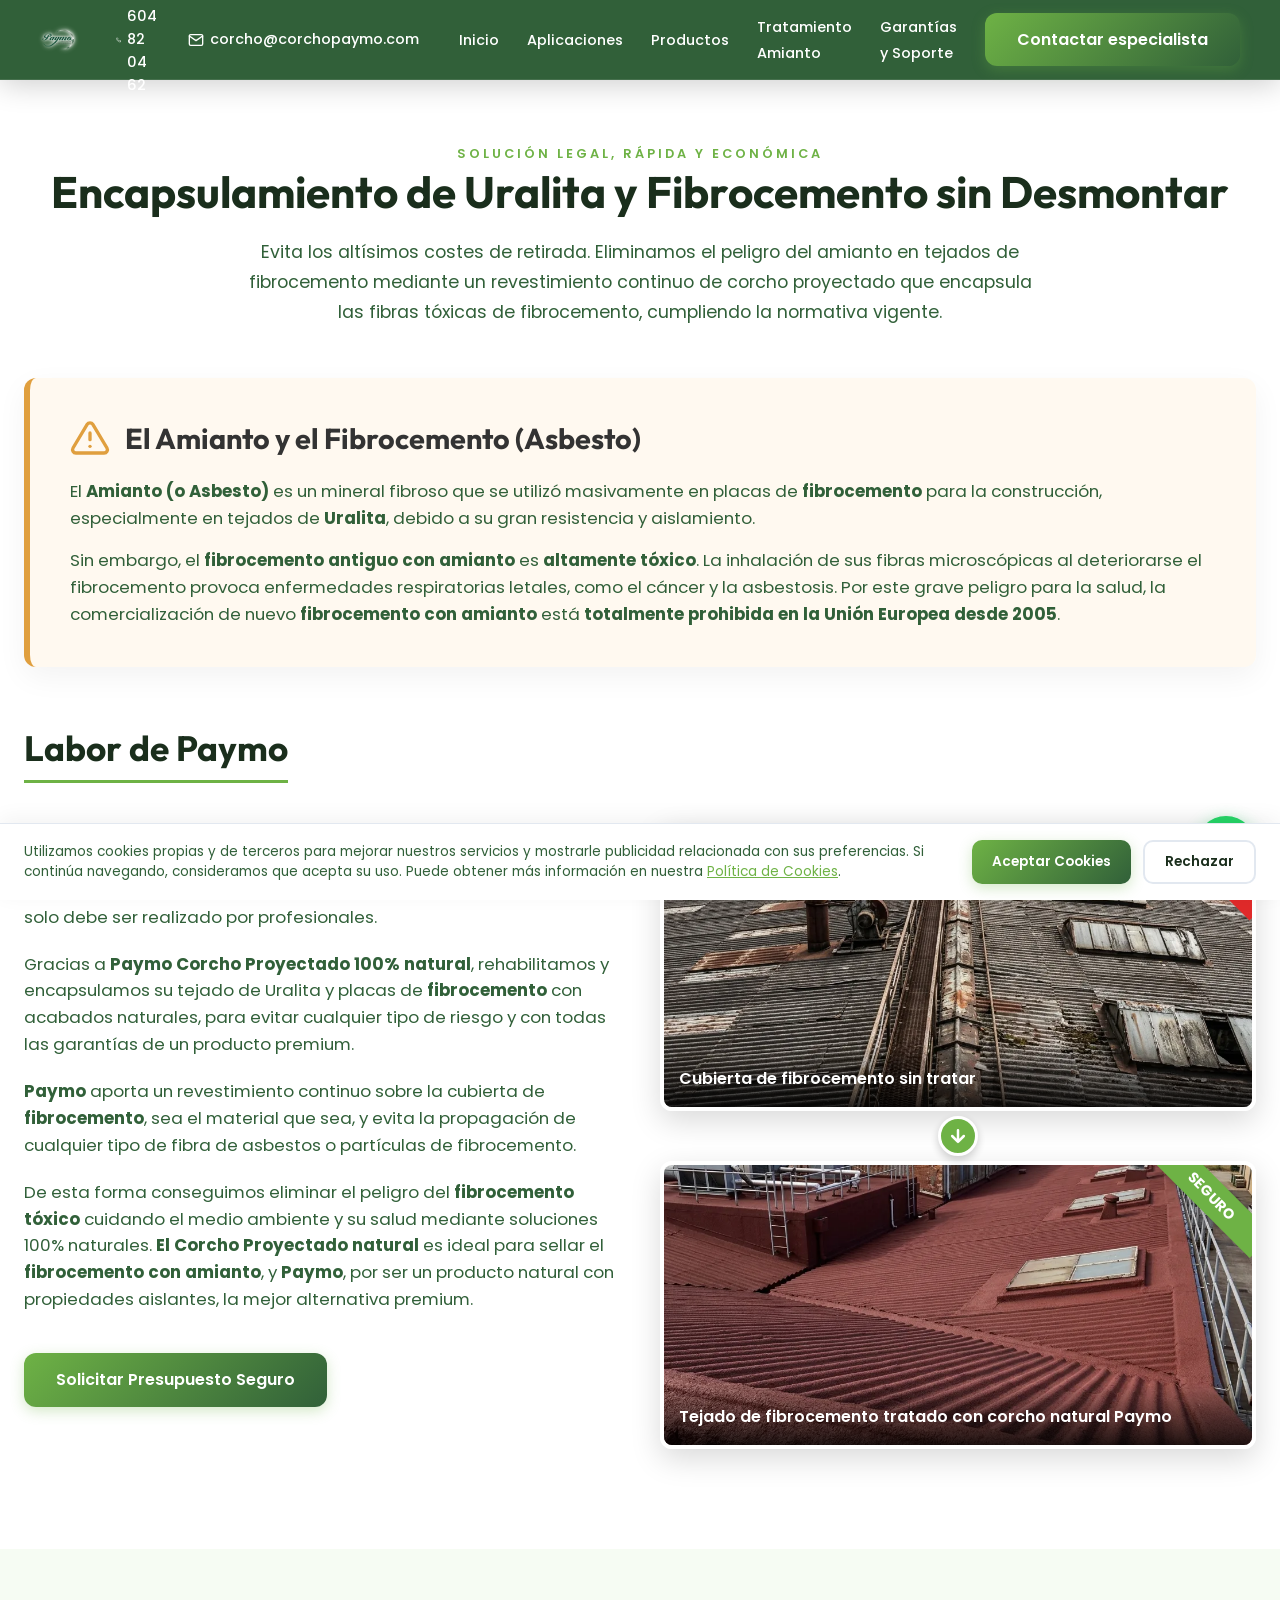
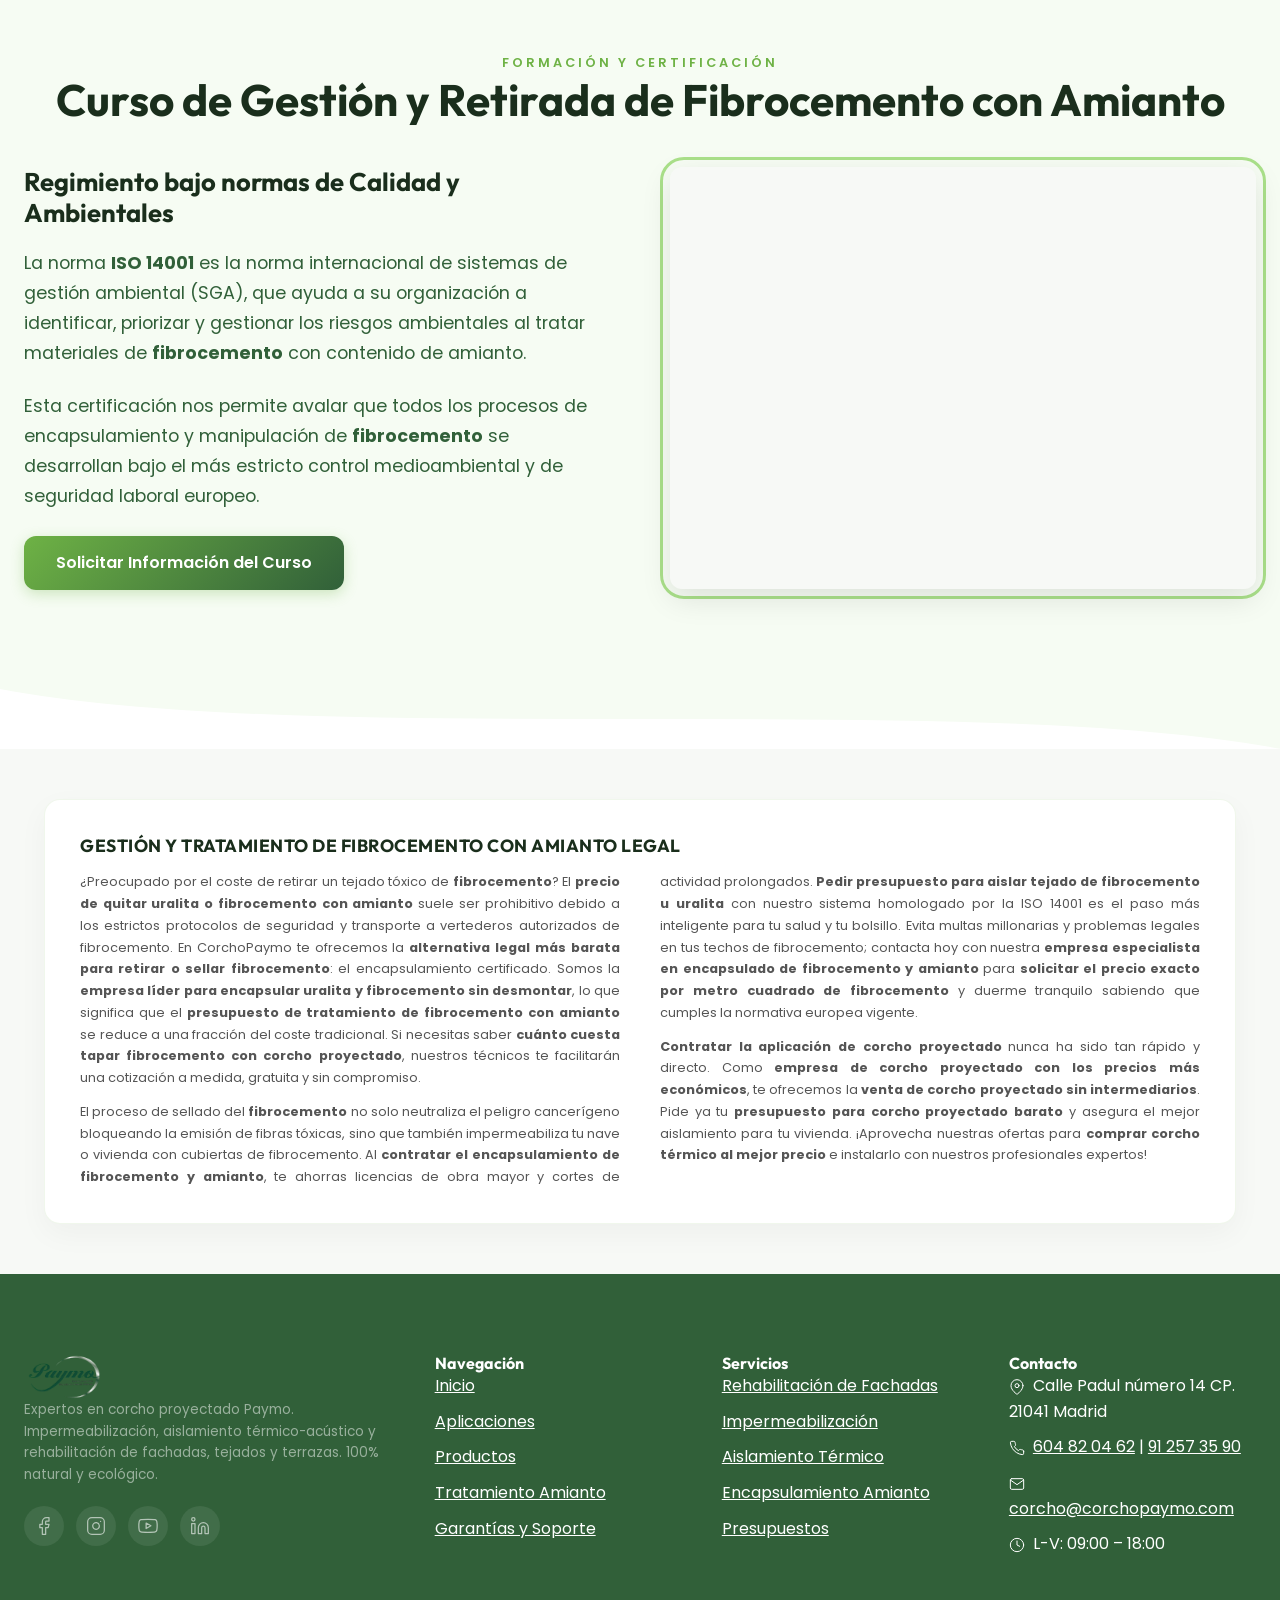
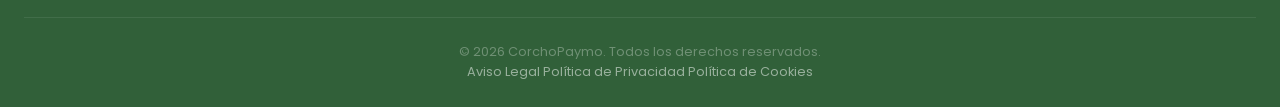
<file: encapsulamiento-amianto.html>
<!DOCTYPE html>
<html lang="es">
<head>
<!-- Google tag (gtag.js) -->
<script async src="https://www.googletagmanager.com/gtag/js?id=G-RHNSBFNV2L"></script>
<script>
  window.dataLayer = window.dataLayer || [];
  function gtag(){dataLayer.push(arguments);}
  gtag('js', new Date());

  gtag('config', 'G-RHNSBFNV2L');
</script>
  <meta charset="UTF-8">
  <meta name="viewport" content="width=device-width, initial-scale=1.0">
  <title>Encapsulamiento de Fibrocemento y Uralita sin Desmontar | CorchoPaymo</title>
  <meta name="description" content="Solución legal y económica para el encapsulamiento de amianto y fibrocemento en tejados de uralita sin necesidad de desmontar. Cumple la normativa europea con CorchoPaymo.">
  <meta name="keywords" content="encapsular uralita, encapsulamiento amianto, encapsulamiento fibrocemento, cubrir uralita sin desmontar, tejados de fibrocemento, precio quitar uralita, tapar uralita con corcho, normativa amianto, placas de fibrocemento">
  <meta property="og:title" content="Encapsulamiento de Uralita sin Desmontar | CorchoPaymo">
  <meta property="og:description" content="Evita los altos costes de retirar la uralita. Encapsulamos tu tejado de amianto de forma legal, segura y 100% ecológica.">
  <meta property="og:type" content="website">
  <meta property="og:url" content="https://www.corchopaymo.com/encapsulamiento-amianto.html">
  <meta property="og:image" content="https://www.corchopaymo.com/Paymo-logo.webp">
  <meta name="twitter:card" content="summary_large_image">
  <meta name="twitter:title" content="Encapsulamiento de Uralita sin Desmontar | CorchoPaymo">
  <meta name="twitter:description" content="Evita los altos costes de retirar la uralita. Encapsulamos tu tejado de amianto de forma legal, segura y 100% ecológica.">
  <meta name="theme-color" content="#6eb245">
  <link rel="canonical" href="https://www.corchopaymo.com/encapsulamiento-amianto.html">
  <link rel="preconnect" href="https://fonts.googleapis.com">
  <link rel="preconnect" href="https://fonts.gstatic.com" crossorigin>
  <link rel="preload" href="Paymo-logo.webp" as="image">
  <link rel="preload" href="index.css" as="style">
  <link href="https://fonts.googleapis.com/css2?family=Poppins:wght@300;400;500;600;700&family=Outfit:wght@600;700;800&display=swap" rel="stylesheet">
  <link rel="stylesheet" href="index.css">
  <link rel="icon" type="image/x-icon" href="favicon.ico">
  <link rel="icon" type="image/png" sizes="192x192" href="favicon.png">
  <link rel="apple-touch-icon" sizes="180x180" href="apple-touch-icon.png">
</head>
<body>

<!-- ============================================ -->
<!-- PRELOADER                                    -->
<!-- ============================================ -->
<div id="preloader">
  <div class="preloader__content">
    <div class="preloader__logo">Corcho<span class="logo-accent">Paymo</span></div>
    <div class="preloader__bar-track">
      <div class="preloader__bar"></div>
    </div>
  </div>
</div>

<!-- ============================================ -->
<!-- NAVBAR                                       -->
<!-- ============================================ -->
<nav class="navbar navbar--subpage" id="navbar">
  <div class="navbar__inner">
    <a href="index.html" class="navbar__logo"><img src="Paymo-logo.webp" alt="CorchoPaymo"></a>

      <div class="navbar__contact">
        <a href="tel:+34604820462">
          <svg width="16" height="16" viewBox="0 0 24 24" fill="none" stroke="currentColor" stroke-width="2" stroke-linecap="round" stroke-linejoin="round"><path d="M22 16.92v3a2 2 0 0 1-2.18 2 19.79 19.79 0 0 1-8.63-3.07 19.5 19.5 0 0 1-6-6 19.79 19.79 0 0 1-3.07-8.67A2 2 0 0 1 4.11 2h3a2 2 0 0 1 2 1.72 12.84 12.84 0 0 0 .7 2.81 2 2 0 0 1-.45 2.11L8.09 9.91a16 16 0 0 0 6 6l1.27-1.27a2 2 0 0 1 2.11-.45 12.84 12.84 0 0 0 2.81.7A2 2 0 0 1 22 16.92z"/></svg>
          +34 604 82 04 62
        </a>
        <a href="mailto:corcho@corchopaymo.com">
          <svg width="16" height="16" viewBox="0 0 24 24" fill="none" stroke="currentColor" stroke-width="2" stroke-linecap="round" stroke-linejoin="round"><path d="M4 4h16c1.1 0 2 .9 2 2v12c0 1.1-.9 2-2 2H4c-1.1 0-2-.9-2-2V6c0-1.1.9-2 2-2z"/><polyline points="22,6 12,13 2,6"/></svg>
          corcho@corchopaymo.com
        </a>
      </div>

    <ul class="nav-links">
  <li><a href="index.html" class="nav-link">Inicio</a></li>
  <li><a href="aplicaciones.html" class="nav-link">Aplicaciones</a></li>
  <li><a href="productos.html" class="nav-link">Productos</a></li>
  <li><a href="encapsulamiento-amianto.html" class="nav-link">Tratamiento Amianto</a></li>
  <li><a href="certificaciones.html" class="nav-link">Garantías y Soporte</a></li>
      <li><a href="index.html#contacto" class="nav-cta btn">Contactar especialista</a></li>
    </ul>
    <button class="hamburger" id="hamburger" aria-label="Abrir menú">
      <span></span><span></span><span></span>
    </button>
  </div>
</nav>

<!-- Mobile Menu -->
<div class="mobile-overlay" id="mobile-overlay"></div>
<div class="mobile-menu" id="mobile-menu">
  <a href="index.html" class="nav-link">Inicio</a>
  <a href="aplicaciones.html" class="nav-link">Aplicaciones</a>
  <a href="productos.html" class="nav-link">Productos</a>
  <a href="certificaciones.html" class="nav-link">Garantías y Soporte</a>
  <a href="index.html#contacto" class="nav-cta btn" style="margin-top: 15px; display: inline-block;">Solicita presupuesto</a>
</div>

<!-- ============================================ -->
<!-- SECTION: ENCAPSULAMIENTO AMIANTO             -->
<!-- ============================================ -->
<section id="amianto" class="section">
  <div class="container">
    <div style="text-align:center;">
      <span class="section-subtitle animate-on-scroll">SOLUCIÓN LEGAL, RÁPIDA Y ECONÓMICA</span>
      <h1 class="section-title animate-on-scroll delay-1" style="margin-left:auto;margin-right:auto;">Encapsulamiento de Uralita y Fibrocemento sin Desmontar</h1>
      <p class="section-text animate-on-scroll delay-2" style="margin-left:auto;margin-right:auto; max-width: 800px;">Evita los altísimos costes de retirada. Eliminamos el peligro del amianto en tejados de fibrocemento mediante un revestimiento continuo de corcho proyectado que encapsula las fibras tóxicas de fibrocemento, cumpliendo la normativa vigente.</p>
    </div>

    <!-- Alert / El Amianto -->
    <div class="amianto-alert animate-on-scroll delay-2" style="background-color: #fff9f0; border-left: 6px solid #e09f3e; padding: 40px; border-radius: 12px; margin-top: 50px; box-shadow: 0 10px 30px rgba(0,0,0,0.05);">
      <div style="display: flex; align-items: center; gap: 15px; margin-bottom: 20px;">
        <svg width="40" height="40" viewBox="0 0 24 24" fill="none" stroke="#e09f3e" stroke-width="2" stroke-linecap="round" stroke-linejoin="round"><path d="M10.29 3.86L1.82 18a2 2 0 0 0 1.71 3h16.94a2 2 0 0 0 1.71-3L13.71 3.86a2 2 0 0 0-3.42 0z"/><line x1="12" y1="9" x2="12" y2="13"/><line x1="12" y1="17" x2="12.01" y2="17"/></svg>
        <h3 style="font-family: 'Outfit', sans-serif; font-size: 1.8rem; font-weight: 700; color: #333; margin: 0;">El Amianto y el Fibrocemento (Asbesto)</h3>
      </div>
      <p style="margin-bottom: 15px; line-height: 1.6; color: var(--color-text-secondary); font-size: 1.05rem;">El <strong>Amianto (o Asbesto)</strong> es un mineral fibroso que se utilizó masivamente en placas de <strong>fibrocemento</strong> para la construcción, especialmente en tejados de <strong>Uralita</strong>, debido a su gran resistencia y aislamiento.</p>
      
      <p style="margin-bottom: 0; line-height: 1.6; color: var(--color-text-secondary); font-size: 1.05rem;">Sin embargo, el <strong>fibrocemento antiguo con amianto</strong> es <strong>altamente tóxico</strong>. La inhalación de sus fibras microscópicas al deteriorarse el fibrocemento provoca enfermedades respiratorias letales, como el cáncer y la asbestosis. Por este grave peligro para la salud, la comercialización de nuevo <strong>fibrocemento con amianto</strong> está <strong>totalmente prohibida en la Unión Europea desde 2005</strong>.</p>
    </div>

    <!-- Labor de Paymo -->
    <div class="amianto-solution" style="margin-top: 60px;">
      <h3 style="font-family: 'Outfit', sans-serif; font-size: 2.2rem; font-weight: 700; color: var(--color-text-primary); margin-bottom: 40px; border-bottom: 3px solid var(--color-primary); display: inline-block; padding-bottom: 10px;">Labor de Paymo</h3>
      
      <div style="display: grid; grid-template-columns: repeat(auto-fit, minmax(350px, 1fr)); gap: 40px; align-items: start;">
        <div class="solution-text animate-on-scroll">
          <p style="margin-bottom: 20px; line-height: 1.6; color: var(--color-text-secondary); font-size: 1.05rem;">Realizar un buen encapsulamiento en estructuras de <strong>fibrocemento con amianto</strong>, para evitar la <strong>asbestosis</strong>, es fundamental en edificios construidos con este tipo de tejados y cubiertas de fibrocemento, y solo debe ser realizado por profesionales.</p>
          <p style="margin-bottom: 20px; line-height: 1.6; color: var(--color-text-secondary); font-size: 1.05rem;">Gracias a <strong>Paymo Corcho Proyectado 100% natural</strong>, rehabilitamos y encapsulamos su tejado de Uralita y placas de <strong>fibrocemento</strong> con acabados naturales, para evitar cualquier tipo de riesgo y con todas las garantías de un producto premium.</p>
          <p style="margin-bottom: 20px; line-height: 1.6; color: var(--color-text-secondary); font-size: 1.05rem;"><strong>Paymo</strong> aporta un revestimiento continuo sobre la cubierta de <strong>fibrocemento</strong>, sea el material que sea, y evita la propagación de cualquier tipo de fibra de asbestos o partículas de fibrocemento.</p>
          <p style="margin-bottom: 0; line-height: 1.6; color: var(--color-text-secondary); font-size: 1.05rem;">De esta forma conseguimos eliminar el peligro del <strong>fibrocemento tóxico</strong> cuidando el medio ambiente y su salud mediante soluciones 100% naturales. <strong>El Corcho Proyectado natural</strong> es ideal para sellar el <strong>fibrocemento con amianto</strong>, y <strong>Paymo</strong>, por ser un producto natural con propiedades aislantes, la mejor alternativa premium.</p>
          
          <div style="margin-top: 40px;">
            <a href="#contacto" class="btn btn--primary">Solicitar Presupuesto Seguro</a>
          </div>
        </div>

        <!-- Before/After Visuals -->
        <div class="solution-visuals animate-on-scroll delay-2" style="display: flex; flex-direction: column; gap: 20px;">
          <div class="visual-card" style="position: relative; border-radius: 12px; overflow: hidden; box-shadow: 0 10px 30px rgba(0,0,0,0.15); border: 4px solid white;">
            <div style="position: absolute; top: 15px; right: -30px; background: #e02a2a; color: white; padding: 5px 40px; font-size: 0.9rem; font-weight: 700; transform: rotate(45deg); z-index: 2; box-shadow: 0 2px 5px rgba(0,0,0,0.2);">PELIGRO</div>
            <div style="position: absolute; bottom: 0; left: 0; width: 100%; background: linear-gradient(transparent, rgba(0,0,0,0.8)); color: white; padding: 20px 15px 15px; font-size: 1rem; font-weight: 600; z-index: 2;">Cubierta de fibrocemento sin tratar</div>
            <img src="antes_amianto.webp" alt="Tejado de fibrocemento y uralita antes del tratamiento" style="width: 100%; height: 280px; object-fit: cover; display: block;" loading="lazy">
          </div>
          
          <div style="text-align: center; margin: -15px 0; position: relative; z-index: 3;">
            <div style="background: var(--color-primary); color: white; display: inline-flex; align-items: center; justify-content: center; width: 40px; height: 40px; border-radius: 50%; box-shadow: 0 4px 10px rgba(0,0,0,0.2); border: 3px solid white;">
              <svg width="20" height="20" viewBox="0 0 24 24" fill="none" stroke="currentColor" stroke-width="3" stroke-linecap="round" stroke-linejoin="round"><path d="M12 5v14M19 12l-7 7-7-7"/></svg>
            </div>
          </div>
          
          <div class="visual-card" style="position: relative; border-radius: 12px; overflow: hidden; box-shadow: 0 10px 30px rgba(0,0,0,0.15); border: 4px solid white;">
            <div style="position: absolute; top: 15px; right: -30px; background: var(--color-primary); color: white; padding: 5px 40px; font-size: 0.9rem; font-weight: 700; transform: rotate(45deg); z-index: 2; box-shadow: 0 2px 5px rgba(0,0,0,0.2);">SEGURO</div>
            <div style="position: absolute; bottom: 0; left: 0; width: 100%; background: linear-gradient(transparent, rgba(0,0,0,0.8)); color: white; padding: 20px 15px 15px; font-size: 1rem; font-weight: 600; z-index: 2;">Tejado de fibrocemento tratado con corcho natural Paymo</div>
            <img src="amianto_corcho.webp" alt="Tejado de fibrocemento y uralita encapsulado con corcho Paymo" style="width: 100%; height: 280px; object-fit: cover; display: block;" loading="lazy">
          </div>
        </div>
      </div>
    </div>
  </div>
</section>

<!-- ============================================ -->
<!-- SECTION: CURSO ISO 14001                     -->
<!-- ============================================ -->
<section id="curso-amianto" class="section section--alt">
  <div class="container">
    <div style="text-align:center;">
      <span class="section-subtitle animate-on-scroll">FORMACIÓN Y CERTIFICACIÓN</span>
      <h2 class="section-title animate-on-scroll delay-1" style="margin-left:auto;margin-right:auto;">Curso de Gestión y Retirada de Fibrocemento con Amianto</h2>
    </div>

    <div class="corcho-grid" style="margin-top: 40px; align-items: center;">
      <div class="corcho-text">
        <h3 style="font-family: 'Outfit', sans-serif; font-size: 1.6rem; font-weight: 700; color: var(--color-text-primary); margin-bottom: 20px;" class="animate-on-scroll delay-1">Regimiento bajo normas de Calidad y Ambientales</h3>
        <p class="section-text animate-on-scroll delay-2" style="margin-bottom: 24px;">La norma <strong>ISO 14001</strong> es la norma internacional de sistemas de gestión ambiental (SGA), que ayuda a su organización a identificar, priorizar y gestionar los riesgos ambientales al tratar materiales de <strong>fibrocemento</strong> con contenido de amianto.</p>
        <p class="section-text animate-on-scroll delay-3" style="margin-bottom: 24px;">Esta certificación nos permite avalar que todos los procesos de encapsulamiento y manipulación de <strong>fibrocemento</strong> se desarrollan bajo el más estricto control medioambiental y de seguridad laboral europeo.</p>
        <div class="animate-on-scroll delay-4" style="margin-top: 24px;">
          <a href="#contacto" class="btn btn--primary">Solicitar Información del Curso</a>
        </div>
      </div>
      <div class="corcho-image-wrapper animate-on-scroll from-right delay-2" style="position: relative; height: 100%; min-height: 350px;">
        <div class="crossfade-gallery">
          <img src="curso-iso-14001.png" alt="Curso de Gestión de fibrocemento con amianto ISO 14001" loading="lazy">
          <img src="curso-iso-14001-2.png" alt="Profesionales en encapsulamiento de fibrocemento" loading="lazy">
          <img src="curso-iso-14001-3.png" alt="Certificado ISO 14001 para fibrocemento" loading="lazy">
        </div>
      </div>
    </div>
  </div>
</section>

<!-- Wave Separator -->
<div class="wave-separator">
  <svg viewBox="0 0 1200 60" preserveAspectRatio="none">
    <path d="M0,0 C300,60 900,0 1200,60 L1200,0 L0,0 Z" class="wave-separator__fill" fill="#FFFFFF"/>
  </svg>
</div>

<!-- ============================================ -->
<!-- SEO CONTENT                                  -->
<!-- ============================================ -->
<section style="background-color: #f7f9f6; padding: 50px 20px; position: relative; z-index: 1;">
  <div class="container">
    <div style="background: #ffffff; border-radius: 16px; padding: 35px; box-shadow: 0 10px 30px rgba(0,0,0,0.04); border: 1px solid rgba(110, 178, 69, 0.1);">
      <h2 style="font-size: 1.1rem; color: #1a2e1c; margin-bottom: 15px; font-weight: 700; text-transform: uppercase; letter-spacing: 0.5px;">Gestión y Tratamiento de Fibrocemento con Amianto Legal</h2>
      <div style="font-size: 0.8rem; color: #555; line-height: 1.7; column-count: 2; column-gap: 40px; text-align: justify;" class="seo-columns">
        <p style="margin-bottom: 12px;">¿Preocupado por el coste de retirar un tejado tóxico de <strong>fibrocemento</strong>? El <strong>precio de quitar uralita o fibrocemento con amianto</strong> suele ser prohibitivo debido a los estrictos protocolos de seguridad y transporte a vertederos autorizados de fibrocemento. En CorchoPaymo te ofrecemos la <strong>alternativa legal más barata para retirar o sellar fibrocemento</strong>: el encapsulamiento certificado. Somos la <strong>empresa líder para encapsular uralita y fibrocemento sin desmontar</strong>, lo que significa que el <strong>presupuesto de tratamiento de fibrocemento con amianto</strong> se reduce a una fracción del coste tradicional. Si necesitas saber <strong>cuánto cuesta tapar fibrocemento con corcho proyectado</strong>, nuestros técnicos te facilitarán una cotización a medida, gratuita y sin compromiso.</p>
        <p style="margin-bottom: 0;">El proceso de sellado del <strong>fibrocemento</strong> no solo neutraliza el peligro cancerígeno bloqueando la emisión de fibras tóxicas, sino que también impermeabiliza tu nave o vivienda con cubiertas de fibrocemento. Al <strong>contratar el encapsulamiento de fibrocemento y amianto</strong>, te ahorras licencias de obra mayor y cortes de actividad prolongados. <strong>Pedir presupuesto para aislar tejado de fibrocemento u uralita</strong> con nuestro sistema homologado por la ISO 14001 es el paso más inteligente para tu salud y tu bolsillo. Evita multas millonarias y problemas legales en tus techos de fibrocemento; contacta hoy con nuestra <strong>empresa especialista en encapsulado de fibrocemento y amianto</strong> para <strong>solicitar el precio exacto por metro cuadrado de fibrocemento</strong> y duerme tranquilo sabiendo que cumples la normativa europea vigente.</p>
      
        <p style="margin-top: 12px; margin-bottom: 0;"><strong>Contratar la aplicación de corcho proyectado</strong> nunca ha sido tan rápido y directo. Como <strong>empresa de corcho proyectado con los precios más económicos</strong>, te ofrecemos la <strong>venta de corcho proyectado sin intermediarios</strong>. Pide ya tu <strong>presupuesto para corcho proyectado barato</strong> y asegura el mejor aislamiento para tu vivienda. ¡Aprovecha nuestras ofertas para <strong>comprar corcho térmico al mejor precio</strong> e instalarlo con nuestros profesionales expertos!</p>
      </div>
      <style>
        @media (max-width: 768px) {
          .seo-columns { column-count: 1 !important; text-align: left !important; }
        }
      </style>
    </div>
  </div>
</section>

<!-- ============================================ -->
<!-- FOOTER                                       -->
<!-- ============================================ -->
<footer class="footer" id="contacto">
  <div class="container">
    <div class="footer__grid">
      <!-- Column 1: Brand -->
      <div class="footer__col">
        <a href="index.html" class="footer__logo"><img src="Paymo-logo.webp" alt="CorchoPaymo" loading="lazy"></a>
        <p class="footer__desc">Expertos en corcho proyectado Paymo. Impermeabilización, aislamiento térmico-acústico y rehabilitación de fachadas, tejados y terrazas. 100% natural y ecológico.</p>
        <div class="footer__socials">
          <a href="#" class="footer__social" aria-label="Facebook" title="Facebook"><svg width="20" height="20" viewBox="0 0 24 24" fill="none" stroke="currentColor" stroke-width="1.5" stroke-linecap="round" stroke-linejoin="round"><path d="M18 2h-3a5 5 0 0 0-5 5v3H7v4h3v8h4v-8h3l1-4h-4V7a1 1 0 0 1 1-1h3z"/></svg></a>
          <a href="#" class="footer__social" aria-label="Instagram" title="Instagram"><svg width="20" height="20" viewBox="0 0 24 24" fill="none" stroke="currentColor" stroke-width="1.5" stroke-linecap="round" stroke-linejoin="round"><rect x="2" y="2" width="20" height="20" rx="5" ry="5"/><path d="M16 11.37A4 4 0 1 1 12.63 8 4 4 0 0 1 16 11.37z"/><line x1="17.5" y1="6.5" x2="17.51" y2="6.5"/></svg></a>
          <a href="#" class="footer__social" aria-label="YouTube" title="YouTube"><svg width="20" height="20" viewBox="0 0 24 24" fill="none" stroke="currentColor" stroke-width="1.5" stroke-linecap="round" stroke-linejoin="round"><path d="M22.54 6.42a2.78 2.78 0 0 0-1.94-2C18.88 4 12 4 12 4s-6.88 0-8.6.46a2.78 2.78 0 0 0-1.94 2A29 29 0 0 0 1 11.75a29 29 0 0 0 .46 5.33A2.78 2.78 0 0 0 3.4 19.1c1.72.46 8.6.46 8.6.46s6.88 0 8.6-.46a2.78 2.78 0 0 0 1.94-2 29 29 0 0 0 .46-5.25 29 29 0 0 0-.46-5.33z"/><polygon points="9.75 15.02 15.5 11.75 9.75 8.48 9.75 15.02"/></svg></a>
          <a href="#" class="footer__social" aria-label="LinkedIn" title="LinkedIn"><svg width="20" height="20" viewBox="0 0 24 24" fill="none" stroke="currentColor" stroke-width="1.5" stroke-linecap="round" stroke-linejoin="round"><path d="M16 8a6 6 0 0 1 6 6v7h-4v-7a2 2 0 0 0-2-2 2 2 0 0 0-2 2v7h-4v-7a6 6 0 0 1 6-6z"/><rect x="2" y="9" width="4" height="12"/><circle cx="4" cy="4" r="2"/></svg></a>
        </div>
      </div>

      <!-- Column 2: Navigation -->
      <div class="footer__col">
        <h4 class="footer__heading">Navegación</h4>
        <ul class="footer__links">
          <li><a href="index.html">Inicio</a></li>
          <li><a href="aplicaciones.html">Aplicaciones</a></li>
          <li><a href="productos.html">Productos</a></li>
          <li><a href="encapsulamiento-amianto.html">Tratamiento Amianto</a></li>
          <li><a href="certificaciones.html">Garantías y Soporte</a></li>
        </ul>
      </div>

      <!-- Column 3: Services -->
      <div class="footer__col">
        <h4 class="footer__heading">Servicios</h4>
        <ul class="footer__links">
          <li><a href="aplicaciones.html">Rehabilitación de Fachadas</a></li>
          <li><a href="aplicaciones.html">Impermeabilización</a></li>
          <li><a href="aplicaciones.html">Aislamiento Térmico</a></li>
          <li><a href="aplicaciones.html">Encapsulamiento Amianto</a></li>
          <li><a href="#contacto" class="btn-contacto-footer">Presupuestos</a></li>
        </ul>
      </div>

      <!-- Column 4: Contact -->
      <div class="footer__col">
        <h4 class="footer__heading">Contacto</h4>
        <ul class="footer__links footer__contact-list">
          <li><svg width="16" height="16" viewBox="0 0 24 24" fill="none" stroke="currentColor" stroke-width="1.5" stroke-linecap="round" stroke-linejoin="round" style="vertical-align:middle;margin-right:4px;"><path d="M21 10c0 7-9 13-9 13s-9-6-9-13a9 9 0 0 1 18 0z"/><circle cx="12" cy="10" r="3"/></svg> Calle Padul número 14 CP. 21041 Madrid</li>
          <li><svg width="16" height="16" viewBox="0 0 24 24" fill="none" stroke="currentColor" stroke-width="1.5" stroke-linecap="round" stroke-linejoin="round" style="vertical-align:middle;margin-right:4px;"><path d="M22 16.92v3a2 2 0 0 1-2.18 2 19.79 19.79 0 0 1-8.63-3.07 19.5 19.5 0 0 1-6-6 19.79 19.79 0 0 1-3.07-8.67A2 2 0 0 1 4.11 2h3a2 2 0 0 1 2 1.72 12.84 12.84 0 0 0 .7 2.81 2 2 0 0 1-.45 2.11L8.09 9.91a16 16 0 0 0 6 6l1.27-1.27a2 2 0 0 1 2.11-.45 12.84 12.84 0 0 0 2.81.7A2 2 0 0 1 22 16.92z"/></svg> <a href="tel:+34604820462">604 82 04 62</a> | <a href="tel:+34912573590">91 257 35 90</a></li>
          <li><svg width="16" height="16" viewBox="0 0 24 24" fill="none" stroke="currentColor" stroke-width="1.5" stroke-linecap="round" stroke-linejoin="round" style="vertical-align:middle;margin-right:4px;"><path d="M4 4h16c1.1 0 2 .9 2 2v12c0 1.1-.9 2-2 2H4c-1.1 0-2-.9-2-2V6c0-1.1.9-2 2-2z"/><polyline points="22,6 12,13 2,6"/></svg> <a href="mailto:corcho@corchopaymo.com">corcho@corchopaymo.com</a></li>
          <li><svg width="16" height="16" viewBox="0 0 24 24" fill="none" stroke="currentColor" stroke-width="1.5" stroke-linecap="round" stroke-linejoin="round" style="vertical-align:middle;margin-right:4px;"><circle cx="12" cy="12" r="10"/><polyline points="12 6 12 12 16 14"/></svg> L-V: 09:00 – 18:00</li>
        </ul>
      </div>
    </div>

    <div class="footer__bottom">
      <p>© 2026 CorchoPaymo. Todos los derechos reservados.</p>
      <div class="footer__legal">
        <a href="aviso-legal.html">Aviso Legal</a>
        <a href="politica-privacidad.html">Política de Privacidad</a>
        <a href="politica-cookies.html">Política de Cookies</a>
      </div>
    </div>
  </div>
</footer>

<!-- ============================================ -->
<!-- WHATSAPP FAQ WIDGET                          -->
<!-- ============================================ -->
<div class="wa-widget" id="wa-widget">
  <div class="wa-widget__chat" id="wa-chat">
    <div class="wa-widget__header">
      <svg width="24" height="24" viewBox="0 0 24 24" fill="white"><path d="M17.472 14.382c-.297-.149-1.758-.867-2.03-.967-.273-.099-.471-.148-.67.15-.197.297-.767.966-.94 1.164-.173.199-.347.223-.644.075-.297-.15-1.255-.463-2.39-1.475-.883-.788-1.48-1.761-1.653-2.059-.173-.297-.018-.458.13-.606.134-.133.298-.347.446-.52.149-.174.198-.298.298-.497.099-.198.05-.371-.025-.52-.075-.149-.669-1.612-.916-2.207-.242-.579-.487-.5-.669-.51-.173-.008-.371-.01-.57-.01-.198 0-.52.074-.792.372-.272.297-1.04 1.016-1.04 2.479 0 1.462 1.065 2.875 1.213 3.074.149.198 2.096 3.2 5.077 4.487.709.306 1.262.489 1.694.625.712.227 1.36.195 1.871.118.571-.085 1.758-.719 2.006-1.413.248-.694.248-1.289.173-1.413-.074-.124-.272-.198-.57-.347m-5.421 7.403h-.004a9.87 9.87 0 0 1-5.031-1.378l-.361-.214-3.741.982.998-3.648-.235-.374a9.86 9.86 0 0 1-1.51-5.26c.001-5.45 4.436-9.884 9.888-9.884 2.64 0 5.122 1.03 6.988 2.898a9.825 9.825 0 0 1 2.893 6.994c-.003 5.45-4.437 9.884-9.885 9.884m8.413-18.297A11.815 11.815 0 0 0 12.05 0C5.495 0 .16 5.335.157 11.892c0 2.096.547 4.142 1.588 5.945L.057 24l6.305-1.654a11.882 11.882 0 0 0 5.683 1.448h.005c6.554 0 11.89-5.335 11.893-11.893a11.821 11.821 0 0 0-3.48-8.413z"/></svg>
      <div>
        <span class="wa-widget__title">CorchoPaymo</span>
        <span class="wa-widget__status">Responde normalmente en minutos</span>
      </div>
      <button class="wa-widget__close" id="wa-close" aria-label="Cerrar">
        <svg width="18" height="18" viewBox="0 0 24 24" fill="none" stroke="white" stroke-width="2" stroke-linecap="round" stroke-linejoin="round"><line x1="18" y1="6" x2="6" y2="18"/><line x1="6" y1="6" x2="18" y2="18"/></svg>
      </button>
    </div>
    <div class="wa-widget__body" id="wa-body">
      <div class="wa-widget__greeting">
        <p>Hola, ¿en qué podemos ayudarte? Selecciona una de las preguntas frecuentes:</p>
      </div>
      <div class="wa-widget__questions" id="wa-questions">
        <button class="wa-widget__question" data-faq="0">
          <svg width="16" height="16" viewBox="0 0 24 24" fill="none" stroke="currentColor" stroke-width="2" stroke-linecap="round" stroke-linejoin="round"><circle cx="12" cy="12" r="10"/><path d="M9.09 9a3 3 0 0 1 5.83 1c0 2-3 3-3 3"/><line x1="12" y1="17" x2="12.01" y2="17"/></svg>
          ¿Qué es el corcho proyectado Paymo?
        </button>
        <button class="wa-widget__question" data-faq="1">
          <svg width="16" height="16" viewBox="0 0 24 24" fill="none" stroke="currentColor" stroke-width="2" stroke-linecap="round" stroke-linejoin="round"><circle cx="12" cy="12" r="10"/><path d="M9.09 9a3 3 0 0 1 5.83 1c0 2-3 3-3 3"/><line x1="12" y1="17" x2="12.01" y2="17"/></svg>
          ¿Cuánto dura y qué garantía tiene?
        </button>
        <button class="wa-widget__question" data-faq="2">
          <svg width="16" height="16" viewBox="0 0 24 24" fill="none" stroke="currentColor" stroke-width="2" stroke-linecap="round" stroke-linejoin="round"><circle cx="12" cy="12" r="10"/><path d="M9.09 9a3 3 0 0 1 5.83 1c0 2-3 3-3 3"/><line x1="12" y1="17" x2="12.01" y2="17"/></svg>
          ¿Cómo puedo solicitar un presupuesto?
        </button>
      </div>
    </div>
  </div>
  <button class="wa-widget__fab" id="wa-fab" aria-label="Abrir WhatsApp">
    <svg class="wa-fab__icon" width="28" height="28" viewBox="0 0 24 24" fill="white"><path d="M17.472 14.382c-.297-.149-1.758-.867-2.03-.967-.273-.099-.471-.148-.67.15-.197.297-.767.966-.94 1.164-.173.199-.347.223-.644.075-.297-.15-1.255-.463-2.39-1.475-.883-.788-1.48-1.761-1.653-2.059-.173-.297-.018-.458.13-.606.134-.133.298-.347.446-.52.149-.174.198-.298.298-.497.099-.198.05-.371-.025-.52-.075-.149-.669-1.612-.916-2.207-.242-.579-.487-.5-.669-.51-.173-.008-.371-.01-.57-.01-.198 0-.52.074-.792.372-.272.297-1.04 1.016-1.04 2.479 0 1.462 1.065 2.875 1.213 3.074.149.198 2.096 3.2 5.077 4.487.709.306 1.262.489 1.694.625.712.227 1.36.195 1.871.118.571-.085 1.758-.719 2.006-1.413.248-.694.248-1.289.173-1.413-.074-.124-.272-.198-.57-.347m-5.421 7.403h-.004a9.87 9.87 0 0 1-5.031-1.378l-.361-.214-3.741.982.998-3.648-.235-.374a9.86 9.86 0 0 1-1.51-5.26c.001-5.45 4.436-9.884 9.888-9.884 2.64 0 5.122 1.03 6.988 2.898a9.825 9.825 0 0 1 2.893 6.994c-.003 5.45-4.437 9.884-9.885 9.884m8.413-18.297A11.815 11.815 0 0 0 12.05 0C5.495 0 .16 5.335.157 11.892c0 2.096.547 4.142 1.588 5.945L.057 24l6.305-1.654a11.882 11.882 0 0 0 5.683 1.448h.005c6.554 0 11.89-5.335 11.893-11.893a11.821 11.821 0 0 0-3.48-8.413z"/></svg>
    <svg class="wa-fab__close" width="24" height="24" viewBox="0 0 24 24" fill="none" stroke="white" stroke-width="2.5" stroke-linecap="round" stroke-linejoin="round"><line x1="18" y1="6" x2="6" y2="18"/><line x1="6" y1="6" x2="18" y2="18"/></svg>
  </button>
</div>

<!-- ============================================ -->
<!-- SCHEMA.ORG JSON-LD                           -->
<!-- ============================================ -->
<script type="application/ld+json">
{
  "@context": "https://schema.org",
  "@type": "LocalBusiness",
  "name": "CorchoPaymo",
  "description": "Expertos en corcho proyectado Paymo para impermeabilización, aislamiento térmico-acústico, encapsulamiento de amianto y rehabilitación de fachadas, tejados y terrazas.",
  "url": "https://www.corchopaymo.com",
  "telephone": "+34604820462",
  "email": "corcho@corchopaymo.com",
  "address": {
    "@type": "PostalAddress",
    "streetAddress": "C/ Maderas N 6",
    "addressLocality": "Rivas Vaciamadrid (Madrid)",
    "postalCode": "28522",
    "addressCountry": "ES"
  },
  "geo": {
    "@type": "GeoCoordinates",
    "latitude": "40.4168",
    "longitude": "-3.7038"
  },
  "openingHours": [
    "Mo-Fr 09:00-18:00",
    "Sa 09:00-14:00"
  ],
  "priceRange": "€€",
  "image": "https://www.corchopaymo.com/Paymo-logo.webp",
  "logo": "https://www.corchopaymo.com/Paymo-logo.webp",
  "sameAs": [
    "https://www.facebook.com/corchopaymo",
    "https://www.instagram.com/corchopaymo",
    "https://www.youtube.com/corchopaymo",
    "https://www.linkedin.com/company/corchopaymo"
  ],
  "areaServed": {
    "@type": "Country",
    "name": "España"
  },
  "serviceType": [
    "Corcho proyectado",
    "Impermeabilización",
    "Aislamiento térmico",
    "Aislamiento acústico",
    "Encapsulamiento de amianto",
    "Rehabilitación de fachadas"
  ]
}
</script>

<!-- ============================================ -->
<!-- COOKIES BANNER                               -->
<!-- ============================================ -->
<div class="cookies-banner" id="cookies-banner">
  <div class="cookies-banner__content">
    <p>Utilizamos cookies propias y de terceros para mejorar nuestros servicios y mostrarle publicidad relacionada con sus preferencias. Si continúa navegando, consideramos que acepta su uso. Puede obtener más información en nuestra <a href="politica-cookies.html">Política de Cookies</a>.</p>
    <div class="cookies-banner__actions">
      <button class="btn btn--primary btn--sm" id="btn-accept-cookies">Aceptar Cookies</button>
      <button class="btn btn--outline btn--sm" style="color:var(--color-text-primary); border-color:var(--color-border);" id="btn-reject-cookies">Rechazar</button>
    </div>
  </div>
</div>

<!-- ============================================ -->
<!-- MODAL POP-UP                                 -->
<!-- ============================================ -->
<div class="modal-overlay" id="contact-modal">
  <div class="modal-content">
    <button class="modal-close" id="modal-close" aria-label="Cerrar modal">&times;</button>
    <div class="modal-header">
      <h3>Contacta con Ventajas</h3>
      <p>Déjanos tus datos y te responderemos en breve.</p>
    </div>
    <form class="contact-form__form" id="modal-form" action="#" method="POST">
      <div class="form-group">
        <label for="modal-name" style="font-size: 0.9rem; margin-bottom: 6px; display: block; color: var(--color-text-primary);">Nombre o Empresa</label>
        <input type="text" id="modal-name" class="form-input" placeholder="Tu nombre..." required>
      </div>
      <div class="form-group" style="margin-top: 16px;">
        <label for="modal-email" style="font-size: 0.9rem; margin-bottom: 6px; display: block; color: var(--color-text-primary);">Email *</label>
        <input type="email" id="modal-email" class="form-input" placeholder="ejemplo@correo.com" pattern=".*@.*" title="El correo debe contener una arroba (@)" required>
      </div>
      <div class="form-group" style="margin-top: 16px;">
        <label for="modal-phone" style="font-size: 0.9rem; margin-bottom: 6px; display: block; color: var(--color-text-primary);">Teléfono *</label>
        <input type="tel" id="modal-phone" class="form-input" placeholder="+34 604 82 04 62" pattern="^\+34\s?6[0-9]{8}$" title="Debe contener +34, empezar por 6 y tener 9 dígitos en total." required>
      </div>
      <div class="form-group" style="margin-top: 16px;">
        <label for="modal-message" style="font-size: 0.9rem; margin-bottom: 6px; display: block; color: var(--color-text-primary);">Mensaje (Opcional)</label>
        <textarea id="modal-message" class="form-textarea" rows="2" placeholder="¿En qué podemos ayudarte?"></textarea>
      </div>
      <div class="form-group" style="margin-top: 16px; margin-bottom: 24px; display: flex; align-items: start; gap: 10px;">
        <input type="checkbox" id="modal-privacy" required style="margin-top: 4px;">
        <label for="modal-privacy" style="font-size: 0.8rem; color: var(--color-text-secondary); margin: 0; line-height: 1.4;">Acepto la <a href="politica-privacidad.html" style="color:var(--color-primary);">Política de Privacidad</a>.</label>
      </div>
      <button type="submit" class="btn btn--primary" style="width: 100%; justify-content: center; border-radius: 12px;">Enviar Solicitud</button>
    </form>
    
    <!-- Modal Status Overlays (Loading & Success) -->
    <div id="modal-loading-overlay" class="modal-status-overlay">
      <div class="loader-chulo"></div>
      <h3 style="color: var(--color-primary); font-size: 1.4rem;">Enviando datos...</h3>
    </div>
    
    <div id="modal-success-overlay" class="modal-status-overlay">
      <button type="button" class="btn-close-modal-success-top" aria-label="Cerrar">&times;</button>
      <div class="success-checkmark"></div>
      <h3 style="color: var(--color-primary); margin-bottom: 10px; text-align: center; font-size: 1.5rem;">¡Gracias por contactarnos!</h3>
      <p style="text-align: center; color: var(--color-text-secondary); margin-bottom: 24px; max-width: 90%; line-height: 1.5;">En menos de 15 minutos un especialista se pondrá en contacto contigo.</p>
      <a href="https://wa.me/34604820462?text=Hola,%20acabo%20de%20rellenar%20el%20formulario%20y%20me%20gustar%C3%ADa%20m%C3%A1s%20informaci%C3%B3n." target="_blank" class="btn btn--secondary" style="display: flex; align-items: center; justify-content: center; gap: 8px; width: 100%; margin-bottom: 12px; background: #25D366; color: white; border: none;">
        <svg width="24" height="24" viewBox="0 0 24 24" fill="currentColor"><path d="M17.472 14.382c-.297-.149-1.758-.867-2.03-.967-.273-.099-.471-.148-.67.15-.197.297-.767.966-.94 1.164-.173.199-.347.223-.644.075-.297-.15-1.255-.463-2.39-1.475-.883-.788-1.48-1.761-1.653-2.059-.173-.297-.018-.458.13-.606.134-.133.298-.347.446-.52.149-.174.198-.298.298-.497.099-.198.05-.371-.025-.52-.075-.149-.669-1.612-.916-2.207-.242-.579-.487-.5-.669-.51-.173-.008-.371-.01-.57-.01-.198 0-.52.074-.792.372-.272.297-1.04 1.016-1.04 2.479 0 1.462 1.065 2.875 1.213 3.074.149.198 2.096 3.2 5.077 4.487.709.306 1.262.489 1.694.625.712.227 1.36.195 1.871.118.571-.085 1.758-.719 2.006-1.413.248-.694.248-1.289.173-1.413-.074-.124-.272-.198-.57-.347m-5.421 7.403h-.004a9.87 9.87 0 0 1-5.031-1.378l-.361-.214-3.741.982.998-3.648-.235-.374a9.86 9.86 0 0 1-1.51-5.26c.001-5.45 4.436-9.884 9.888-9.884 2.64 0 5.122 1.03 6.988 2.898a9.825 9.825 0 0 1 2.893 6.994c-.003 5.45-4.437 9.884-9.885 9.884m8.413-18.297A11.815 11.815 0 0 0 12.05 0C5.495 0 .16 5.335.157 11.892c0 2.096.547 4.142 1.588 5.945L.057 24l6.305-1.654a11.882 11.882 0 0 0 5.683 1.448h.005c6.554 0 11.89-5.335 11.893-11.893a11.821 11.821 0 0 0-3.48-8.413z"/></svg>
        Contáctanos por WhatsApp
      </a>
      <button type="button" class="btn btn--outline" id="btn-close-modal-success" style="width: 100%;">Cerrar ventana</button>
    </div>
  </div>
</div>

<script src="index.js" defer></script>
</body>
</html>
</file>
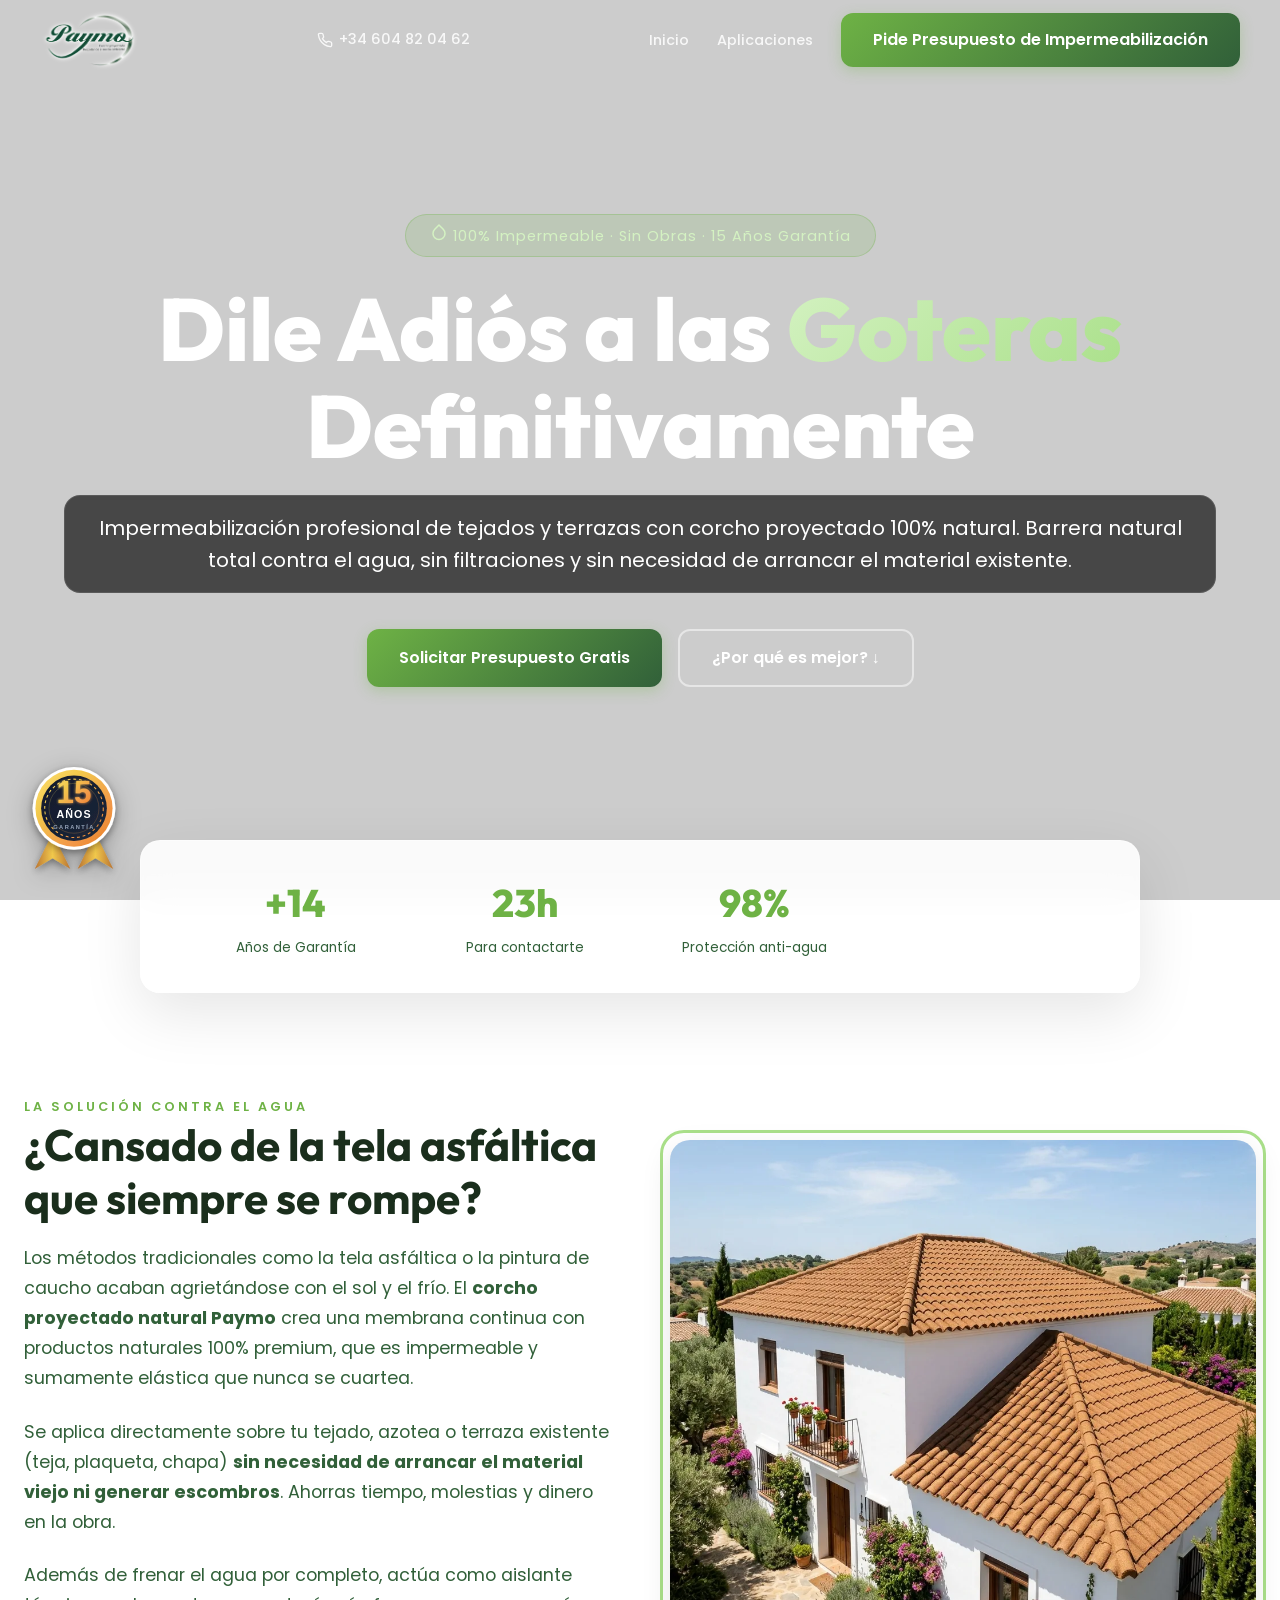
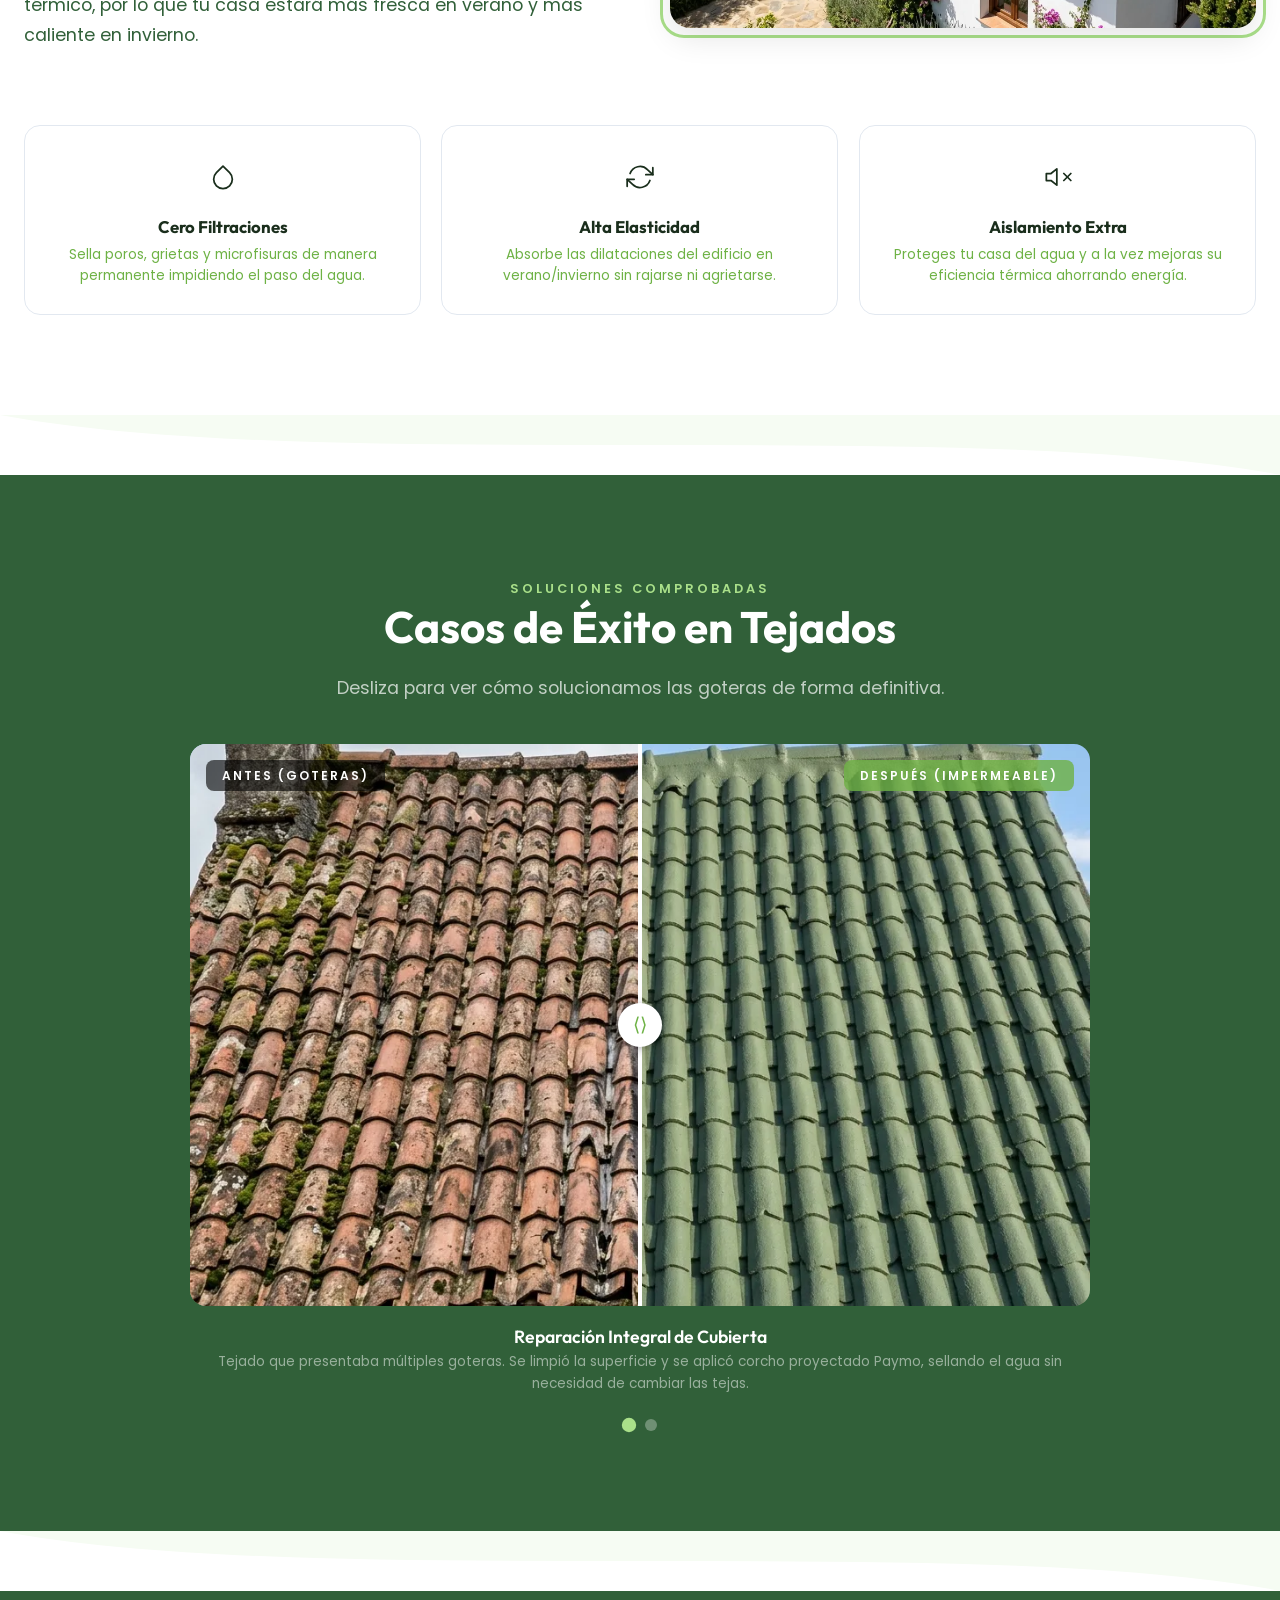
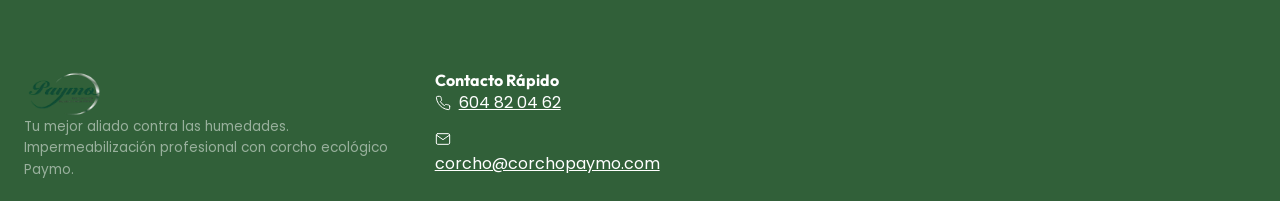
<file: impermeabilizacion-tejados-terrazas.html>
<!DOCTYPE html>
<html lang="es">
<head>
<!-- Google tag (gtag.js) -->
<script async src="https://www.googletagmanager.com/gtag/js?id=G-RHNSBFNV2L"></script>
<script>
  window.dataLayer = window.dataLayer || [];
  function gtag(){dataLayer.push(arguments);}
  gtag('js', new Date());

  gtag('config', 'G-RHNSBFNV2L');
</script>
  <meta charset="UTF-8">
  <meta name="viewport" content="width=device-width, initial-scale=1.0">
  <title>Impermeabilización de Tejados y Terrazas con Corcho Proyectado en Madrid | CorchoPaymo</title>
  <meta name="description" content="Acaba con las goteras y humedades definitivamente. Impermeabilización de tejados y terrazas en Madrid con corcho proyectado Paymo. 15 años de garantía.">
  <meta name="keywords" content="impermeabilizar tejados madrid, arreglar goteras, impermeabilización terrazas, corcho proyectado impermeabilizante, paymo, eliminar humedades">
  <meta property="og:title" content="Impermeabilización de Tejados y Terrazas con Corcho Proyectado">
  <meta property="og:description" content="Acaba con las goteras de raíz. Sistema de impermeabilización 100% natural, sin escombros y con aislamiento térmico incluido.">
  <meta property="og:type" content="website">
  <meta property="og:url" content="https://www.corchopaymo.com/impermeabilizacion-tejados-terrazas.html">
  <meta property="og:image" content="https://www.corchopaymo.com/Paymo-logo.webp">
  <meta name="theme-color" content="#6eb245">
  <link rel="canonical" href="https://www.corchopaymo.com/impermeabilizacion-tejados-terrazas.html">
  <link rel="preconnect" href="https://fonts.googleapis.com">
  <link rel="preconnect" href="https://fonts.gstatic.com" crossorigin>
  <link rel="preload" href="Paymo-logo.webp" as="image">
  <link rel="preload" href="index.css" as="style">
  <link href="https://fonts.googleapis.com/css2?family=Poppins:wght@300;400;500;600;700&family=Outfit:wght@600;700;800&display=swap" rel="stylesheet">
  <link rel="stylesheet" href="index.css">
  <link rel="icon" type="image/x-icon" href="favicon.ico">
  <link rel="icon" type="image/png" sizes="192x192" href="favicon.png">
  <link rel="apple-touch-icon" sizes="180x180" href="apple-touch-icon.png">
</head>
<body>

<!-- PRELOADER -->
<div id="preloader">
  <div class="preloader__content">
    <div class="preloader__logo notranslate">Corcho<span class="logo-accent">Paymo</span></div>
    <div class="preloader__bar-track">
      <div class="preloader__bar"></div>
    </div>
  </div>
</div>

<!-- NAVBAR -->
<nav class="navbar" id="navbar">
  <div class="navbar__inner">
    <a href="index.html" class="navbar__logo"><img src="Paymo-logo.webp" alt="CorchoPaymo"></a>
      <div class="navbar__contact">
        <a href="tel:+34604820462">
          <svg width="16" height="16" viewBox="0 0 24 24" fill="none" stroke="currentColor" stroke-width="2" stroke-linecap="round" stroke-linejoin="round"><path d="M22 16.92v3a2 2 0 0 1-2.18 2 19.79 19.79 0 0 1-8.63-3.07 19.5 19.5 0 0 1-6-6 19.79 19.79 0 0 1-3.07-8.67A2 2 0 0 1 4.11 2h3a2 2 0 0 1 2 1.72 12.84 12.84 0 0 0 .7 2.81 2 2 0 0 1-.45 2.11L8.09 9.91a16 16 0 0 0 6 6l1.27-1.27a2 2 0 0 1 2.11-.45 12.84 12.84 0 0 0 2.81.7A2 2 0 0 1 22 16.92z"/></svg>
          +34 604 82 04 62
        </a>
      </div>
    <ul class="nav-links">
      <li><a href="index.html" class="nav-link">Inicio</a></li>
      <li><a href="aplicaciones.html" class="nav-link">Aplicaciones</a></li>
      <li><a href="#contacto" class="nav-cta btn">Pide Presupuesto de Impermeabilización</a></li>
    </ul>
    <button class="hamburger" id="hamburger" aria-label="Abrir menú">
      <span></span><span></span><span></span>
    </button>
  </div>
</nav>

<!-- Mobile Menu -->
<div class="mobile-overlay" id="mobile-overlay"></div>
<div class="mobile-menu" id="mobile-menu">
  <a href="index.html" class="nav-link">Inicio</a>
  <a href="aplicaciones.html" class="nav-link">Ver más Aplicaciones</a>
  <a href="#contacto" class="nav-cta btn" style="margin-top: 15px; display: flex; justify-content: center; width: 100%; box-sizing: border-box; text-align: center;">Presupuesto de Goteras</a>
</div>

<!-- SECTION 1: HERO -->
<section id="hero" class="hero">
  <video src="alcornoque-video2.mp4" class="hero__video-bg" autoplay loop muted playsinline></video>
  <div class="hero__overlay"></div>
  <div class="hero__content">
    <span class="hero__badge animate-on-scroll"><svg width="18" height="18" viewBox="0 0 24 24" fill="none" stroke="currentColor" stroke-width="2" stroke-linecap="round" stroke-linejoin="round"><path d="M12 2.69l5.66 5.66a8 8 0 1 1-11.31 0z"/></svg> 100% Impermeable · Sin Obras · 15 Años Garantía</span>
    <h1 class="hero__title animate-on-scroll delay-1">Dile Adiós a las <span class="gradient-text">Goteras</span> Definitivamente</h1>
    <p class="hero__subtitle animate-on-scroll delay-2">
      Impermeabilización profesional de tejados y terrazas con corcho proyectado 100% natural. Barrera natural total contra el agua, sin filtraciones y sin necesidad de arrancar el material existente.
    </p>
    <div class="hero__buttons animate-on-scroll delay-3">
      <a href="#contacto" class="btn btn--primary">Solicitar Presupuesto Gratis</a>
      <a href="#ventajas" class="btn btn--outline">¿Por qué es mejor? ↓</a>
    </div>
  </div>
</section>

<!-- STATS BAR -->
<div class="stats-bar">
  <div class="stats-bar__inner animate-on-scroll">
    <div class="stat-item">
      <span class="stat-item__number counter" data-target="15" data-prefix="+">0</span>
      <span class="stat-item__label">Años de Garantía</span>
    </div>
    <div class="stat-item">
      <span class="stat-item__number counter" data-target="24" data-suffix="h">0</span>
      <span class="stat-item__label">Para contactarte</span>
    </div>
    <div class="stat-item">
      <span class="stat-item__number counter" data-target="100" data-suffix="%">0</span>
      <span class="stat-item__label">Protección anti-agua</span>
    </div>
  </div>
</div>

<!-- SECTION 2: POR QUÉ ELEGIR CORCHO -->
<section id="ventajas" class="section">
  <div class="container">
    <div class="corcho-grid">
      <div class="corcho-text">
        <span class="section-subtitle animate-on-scroll">LA SOLUCIÓN CONTRA EL AGUA</span>
        <h2 class="section-title animate-on-scroll delay-1">¿Cansado de la tela asfáltica que <span class="gradient-text">siempre se rompe</span>?</h2>
        <div class="desktop-only">
          <p class="section-text mb-24 animate-on-scroll delay-2">Los métodos tradicionales como la tela asfáltica o la pintura de caucho acaban agrietándose con el sol y el frío. El <strong>corcho proyectado natural Paymo</strong> crea una membrana continua con productos naturales 100% premium, que es impermeable y sumamente elástica que nunca se cuartea.</p>
          <p class="section-text mb-24 animate-on-scroll delay-3">Se aplica directamente sobre tu tejado, azotea o terraza existente (teja, plaqueta, chapa) <strong>sin necesidad de arrancar el material viejo ni generar escombros</strong>. Ahorras tiempo, molestias y dinero en la obra.</p>
          <p class="section-text mb-24 animate-on-scroll delay-4">Además de frenar el agua por completo, actúa como aislante térmico, por lo que tu casa estará más fresca en verano y más caliente en invierno.</p>
        </div>
        <div class="mobile-only">
          <p class="section-text mb-24 animate-on-scroll delay-2">A diferencia de la tela asfáltica que se agrieta, nuestro corcho proyectado natural crea una capa 100% impermeable, elástica y sin juntas. Se aplica sin obras ni escombros sobre cualquier superficie brindando acabados naturales.</p>
        </div>
      </div>
      <div class="corcho-image-wrapper animate-on-scroll from-right delay-2">
         <img src="tejado_despues.webp" alt="Tejado impermeabilizado sin goteras" style="width: 100%; border-radius: 20px; box-shadow: 0 10px 30px rgba(0,0,0,0.1);">
      </div>
    </div>
    
    <!-- Cork properties grid -->
    <div class="corcho-properties" style="margin-top: 50px;">
      <div class="property-card animate-on-scroll delay-1">
        <span class="property-card__icon"><svg width="28" height="28" viewBox="0 0 24 24" fill="none" stroke="currentColor" stroke-width="1.5" stroke-linecap="round" stroke-linejoin="round"><path d="M12 2.69l5.66 5.66a8 8 0 1 1-11.31 0z"/></svg></span>
        <h3 class="property-card__title">Cero Filtraciones</h3>
        <p class="property-card__text">Sella poros, grietas y microfisuras de manera permanente impidiendo el paso del agua.</p>
      </div>
      <div class="property-card animate-on-scroll delay-2">
        <span class="property-card__icon"><svg width="28" height="28" viewBox="0 0 24 24" fill="none" stroke="currentColor" stroke-width="1.5" stroke-linecap="round" stroke-linejoin="round"><polyline points="23 4 23 10 17 10"/><polyline points="1 20 1 14 7 14"/><path d="M3.51 9a9 9 0 0 1 14.85-3.36L23 10M1 14l4.64 4.36A9 9 0 0 0 20.49 15"/></svg></span>
        <h3 class="property-card__title">Alta Elasticidad</h3>
        <p class="property-card__text">Absorbe las dilataciones del edificio en verano/invierno sin rajarse ni agrietarse.</p>
      </div>
      <div class="property-card animate-on-scroll delay-3">
        <span class="property-card__icon"><svg width="28" height="28" viewBox="0 0 24 24" fill="none" stroke="currentColor" stroke-width="1.5" stroke-linecap="round" stroke-linejoin="round"><polygon points="11 5 6 9 2 9 2 15 6 15 11 19 11 5"/><line x1="23" y1="9" x2="17" y2="15"/><line x1="17" y1="9" x2="23" y2="15"/></svg></span>
        <h3 class="property-card__title">Aislamiento Extra</h3>
        <p class="property-card__text">Proteges tu casa del agua y a la vez mejoras su eficiencia térmica ahorrando energía.</p>
      </div>
    </div>
  </div>
</section>

<!-- Wave Separator -->
<div class="wave-separator">
  <svg viewBox="0 0 1200 60" preserveAspectRatio="none">
    <path d="M0,0 C300,60 900,0 1200,60 L1200,0 L0,0 Z" class="wave-separator__fill" fill="#1A2E1C"/>
  </svg>
</div>

<!-- GALERÍA ANTES Y DESPUÉS (Adaptada para Tejados/Terrazas) -->
<section id="galeria" class="section section--dark">
  <div class="container">
    <div style="text-align:center;">
      <span class="section-subtitle animate-on-scroll">SOLUCIONES COMPROBADAS</span>
      <h2 class="section-title animate-on-scroll delay-1" style="margin-left:auto;margin-right:auto;">Casos de Éxito en Tejados</h2>
      <p class="section-text animate-on-scroll delay-2" style="margin-left:auto;margin-right:auto;color:rgba(255,255,255,0.7);">Desliza para ver cómo solucionamos las goteras de forma definitiva.</p>
    </div>

    <div class="comparison-gallery">
      <!-- Slide 1 -->
      <div class="comparison-slide active">
        <div class="comparison-wrapper">
          <div class="before-image">
            <img src="antes_tejado.webp" alt="Antes - Tejado con goteras" width="800" height="500" loading="lazy">
          </div>
          <div class="after-image">
            <img src="despues_tejado.webp" alt="Después - Tejado sin filtraciones" width="800" height="500" loading="lazy">
          </div>
          <div class="comparison-handle">
            <span class="comparison-handle__icon">⟨⟩</span>
          </div>
          <span class="comparison-label comparison-label--before">ANTES (Goteras)</span>
          <span class="comparison-label comparison-label--after">DESPUÉS (Impermeable)</span>
        </div>
        <div class="comparison-caption">
          <h4>Reparación Integral de Cubierta</h4>
          <p>Tejado que presentaba múltiples goteras. Se limpió la superficie y se aplicó corcho proyectado Paymo, sellando el agua sin necesidad de cambiar las tejas.</p>
        </div>
      </div>

      <!-- Slide 2 -->
      <div class="comparison-slide">
        <div class="comparison-wrapper">
          <div class="before-image">
            <img src="terraza_corcho.webp" alt="Antes - Terraza deteriorada" width="800" height="500" loading="lazy">
          </div>
          <div class="after-image">
            <img src="terraza_despues.webp" alt="Después - Terraza impermeable" width="800" height="500" loading="lazy">
          </div>
          <div class="comparison-handle">
            <span class="comparison-handle__icon">⟨⟩</span>
          </div>
          <span class="comparison-label comparison-label--before">ANTES</span>
          <span class="comparison-label comparison-label--after">DESPUÉS</span>
        </div>
        <div class="comparison-caption">
          <h4>Impermeabilización de Azotea Transitable</h4>
          <p>Azotea comunitaria con filtraciones a la vivienda inferior. Aplicación directa sobre la baldosa creando un revestimiento estético y transitable.</p>
        </div>
      </div>

      <!-- Navigation Dots -->
      <div class="comparison-dots">
        <button class="comparison-dot active" data-slide="0" aria-label="Ver proyecto 1"></button>
        <button class="comparison-dot" data-slide="1" aria-label="Ver proyecto 2"></button>
      </div>
    </div>
  </div>
</section>

<!-- Wave Separator -->
<div class="wave-separator wave-separator--flip">
  <svg viewBox="0 0 1200 60" preserveAspectRatio="none">
    <path d="M0,0 C300,60 900,0 1200,60 L1200,0 L0,0 Z" class="wave-separator__fill" fill="#1A2E1C"/>
  </svg>
</div>

<!-- FOOTER -->
<footer class="footer" id="contacto">
  <div class="container">
    <div class="footer__grid">
      <div class="footer__col">
        <a href="index.html" class="footer__logo"><img src="Paymo-logo.webp" alt="CorchoPaymo" loading="lazy"></a>
        <p class="footer__desc">Tu mejor aliado contra las humedades. Impermeabilización profesional con corcho ecológico Paymo.</p>
      </div>
      <div class="footer__col">
        <h4 class="footer__heading">Contacto Rápido</h4>
        <ul class="footer__links footer__contact-list">
          <li><svg width="16" height="16" viewBox="0 0 24 24" fill="none" stroke="currentColor" stroke-width="1.5" stroke-linecap="round" stroke-linejoin="round" style="vertical-align:middle;margin-right:4px;"><path d="M22 16.92v3a2 2 0 0 1-2.18 2 19.79 19.79 0 0 1-8.63-3.07 19.5 19.5 0 0 1-6-6 19.79 19.79 0 0 1-3.07-8.67A2 2 0 0 1 4.11 2h3a2 2 0 0 1 2 1.72 12.84 12.84 0 0 0 .7 2.81 2 2 0 0 1-.45 2.11L8.09 9.91a16 16 0 0 0 6 6l1.27-1.27a2 2 0 0 1 2.11-.45 12.84 12.84 0 0 0 2.81.7A2 2 0 0 1 22 16.92z"/></svg> <a href="tel:+34604820462">604 82 04 62</a></li>
          <li><svg width="16" height="16" viewBox="0 0 24 24" fill="none" stroke="currentColor" stroke-width="1.5" stroke-linecap="round" stroke-linejoin="round" style="vertical-align:middle;margin-right:4px;"><path d="M4 4h16c1.1 0 2 .9 2 2v12c0 1.1-.9 2-2 2H4c-1.1 0-2-.9-2-2V6c0-1.1.9-2 2-2z"/><polyline points="22,6 12,13 2,6"/></svg> <a href="mailto:corcho@corchopaymo.com">corcho@corchopaymo.com</a></li>
        </ul>
      </div>
    </div>
  </div>
</footer>

<!-- WARRANTY SEAL BADGE -->
<a href="#contacto" class="warranty-badge" aria-label="Solicitar Presupuesto" title="15 Años de Garantía">
  <img src="sello-garantia-v2.svg" alt="Sello 15 Años de Garantía" loading="lazy">
</a>

<!-- MODAL FORM (El mismo de la web) -->
<div class="modal-overlay" id="contact-modal">
  <div class="modal-content">
    <button class="modal-close" id="modal-close" aria-label="Cerrar modal">&times;</button>
    <div class="modal-header">
      <h3>Pide tu Presupuesto</h3>
      <p>Cuéntanos tu problema de goteras o humedades.</p>
    </div>
    <form class="contact-form__form" id="modal-form" action="#" method="POST">
      <div class="form-group">
        <label for="modal-name" style="font-size: 0.9rem; margin-bottom: 6px; display: block; color: var(--color-text-primary);">Nombre</label>
        <input type="text" id="modal-name" class="form-input" placeholder="Tu nombre..." required>
      </div>
      <div class="form-group" style="margin-top: 16px;">
        <label for="modal-phone" style="font-size: 0.9rem; margin-bottom: 6px; display: block; color: var(--color-text-primary);">Teléfono *</label>
        <input type="tel" id="modal-phone" class="form-input" placeholder="+34 604 82 04 62" required>
      </div>
      <button type="submit" class="btn btn--primary" style="width: 100%; justify-content: center; border-radius: 12px; margin-top:20px;">Enviar Consulta Gratis</button>
    </form>
    
    <div id="modal-success-overlay" class="modal-status-overlay">
      <button type="button" class="btn-close-modal-success-top" aria-label="Cerrar">&times;</button>
      <div class="success-checkmark"></div>
      <h3 style="color: var(--color-primary); margin-bottom: 10px; text-align: center; font-size: 1.5rem;">¡Gracias!</h3>
      <p style="text-align: center; color: var(--color-text-secondary); margin-bottom: 24px;">Te llamaremos muy pronto para solucionar tu problema de humedades.</p>
      <button type="button" class="btn btn--outline" id="btn-close-modal-success" style="width: 100%;">Cerrar ventana</button>
    </div>
  </div>
</div>

<script src="index.js" defer></script>
</body>
</html>
</file>
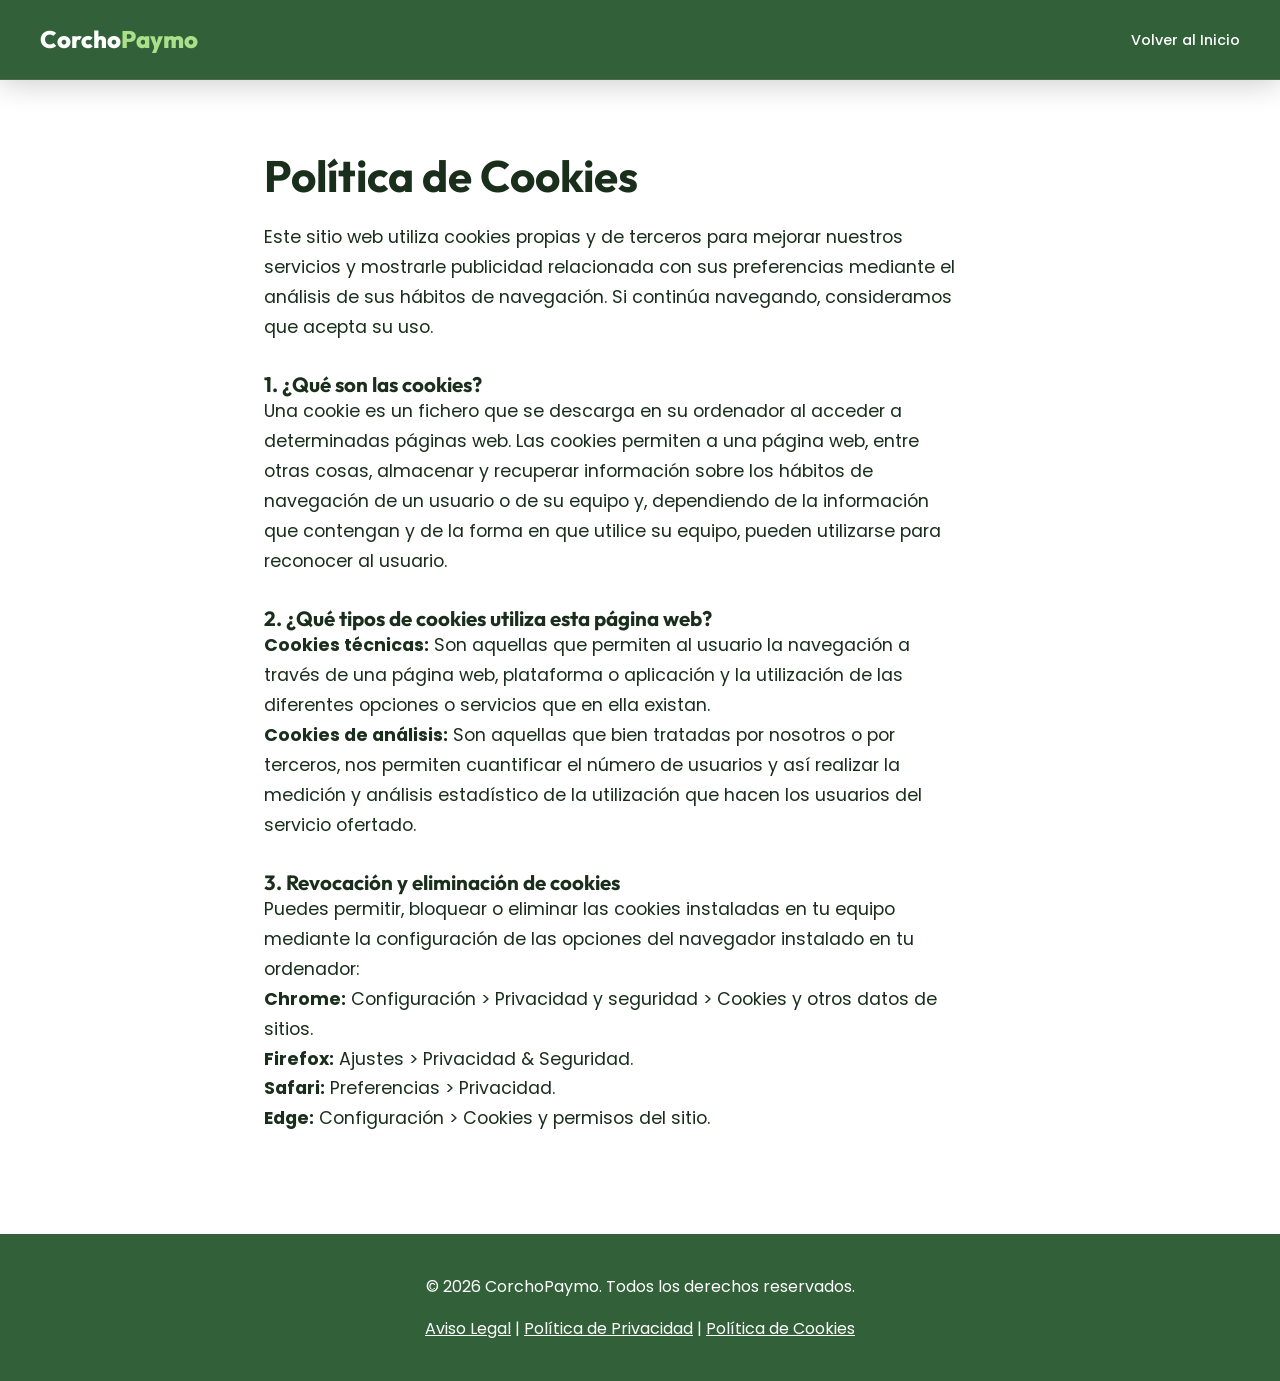
<file: politica-cookies.html>
<!DOCTYPE html>
<html lang="es">
<head>
<!-- Google tag (gtag.js) -->
<script async src="https://www.googletagmanager.com/gtag/js?id=G-RHNSBFNV2L"></script>
<script>
  window.dataLayer = window.dataLayer || [];
  function gtag(){dataLayer.push(arguments);}
  gtag('js', new Date());

  gtag('config', 'G-RHNSBFNV2L');
</script>
  <meta charset="UTF-8">
  <meta name="viewport" content="width=device-width, initial-scale=1.0">
  <title>Política de Cookies | CorchoPaymo</title>
  <meta name="robots" content="noindex, nofollow">
  <link rel="canonical" href="https://www.corchopaymo.com/politica-cookies.html">
  <link rel="preconnect" href="https://fonts.googleapis.com">
  <link rel="preconnect" href="https://fonts.gstatic.com" crossorigin>
  <link href="https://fonts.googleapis.com/css2?family=Poppins:wght@300;400;500;600;700&family=Outfit:wght@600;700;800&display=swap" rel="stylesheet">
  <link rel="stylesheet" href="index.css">
  <link rel="icon" type="image/x-icon" href="favicon.ico">
  <link rel="icon" type="image/png" sizes="192x192" href="favicon.png">
  <link rel="apple-touch-icon" sizes="180x180" href="apple-touch-icon.png">
</head>
<body>
<!-- Navbar -->
<nav class="navbar navbar--subpage scrolled" id="navbar">
  <div class="navbar__inner">
    <a href="index.html" class="navbar__logo">Corcho<span class="logo-accent">Paymo</span></a>
    <ul class="nav-links">
      <li><a href="index.html" class="nav-link">Volver al Inicio</a></li>
    </ul>
  </div>
</nav>

<!-- Legal Content -->
<section class="section" style="padding-top: 150px; min-height: 80vh;">
  <div class="container" style="max-width: 800px; margin: 0 auto;">
    <h1 class="section-title">Política de Cookies</h1>
    <div class="legal-content section-text" style="color: var(--color-text-primary);">
      <p>Este sitio web utiliza cookies propias y de terceros para mejorar nuestros servicios y mostrarle publicidad relacionada con sus preferencias mediante el análisis de sus hábitos de navegación. Si continúa navegando, consideramos que acepta su uso.</p>
      <br>
      <h3>1. ¿Qué son las cookies?</h3>
      <p>Una cookie es un fichero que se descarga en su ordenador al acceder a determinadas páginas web. Las cookies permiten a una página web, entre otras cosas, almacenar y recuperar información sobre los hábitos de navegación de un usuario o de su equipo y, dependiendo de la información que contengan y de la forma en que utilice su equipo, pueden utilizarse para reconocer al usuario.</p>
      <br>
      <h3>2. ¿Qué tipos de cookies utiliza esta página web?</h3>
      <ul>
        <li><strong>Cookies técnicas:</strong> Son aquellas que permiten al usuario la navegación a través de una página web, plataforma o aplicación y la utilización de las diferentes opciones o servicios que en ella existan.</li>
        <li><strong>Cookies de análisis:</strong> Son aquellas que bien tratadas por nosotros o por terceros, nos permiten cuantificar el número de usuarios y así realizar la medición y análisis estadístico de la utilización que hacen los usuarios del servicio ofertado.</li>
      </ul>
      <br>
      <h3>3. Revocación y eliminación de cookies</h3>
      <p>Puedes permitir, bloquear o eliminar las cookies instaladas en tu equipo mediante la configuración de las opciones del navegador instalado en tu ordenador:</p>
      <ul>
        <li><strong>Chrome:</strong> Configuración &gt; Privacidad y seguridad &gt; Cookies y otros datos de sitios.</li>
        <li><strong>Firefox:</strong> Ajustes &gt; Privacidad &amp; Seguridad.</li>
        <li><strong>Safari:</strong> Preferencias &gt; Privacidad.</li>
        <li><strong>Edge:</strong> Configuración &gt; Cookies y permisos del sitio.</li>
      </ul>
    </div>
  </div>
</section>

<!-- Simple Footer -->
<footer class="footer" style="padding: 40px 0; text-align: center;">
  <div class="container">
    <p>© 2026 CorchoPaymo. Todos los derechos reservados.</p>
    <div class="footer__legal" style="margin-top: 16px;">
      <a href="aviso-legal.html">Aviso Legal</a> | 
      <a href="politica-privacidad.html">Política de Privacidad</a> | 
      <a href="politica-cookies.html">Política de Cookies</a>
    </div>
  </div>
</footer>
</body>
</html>
</file>
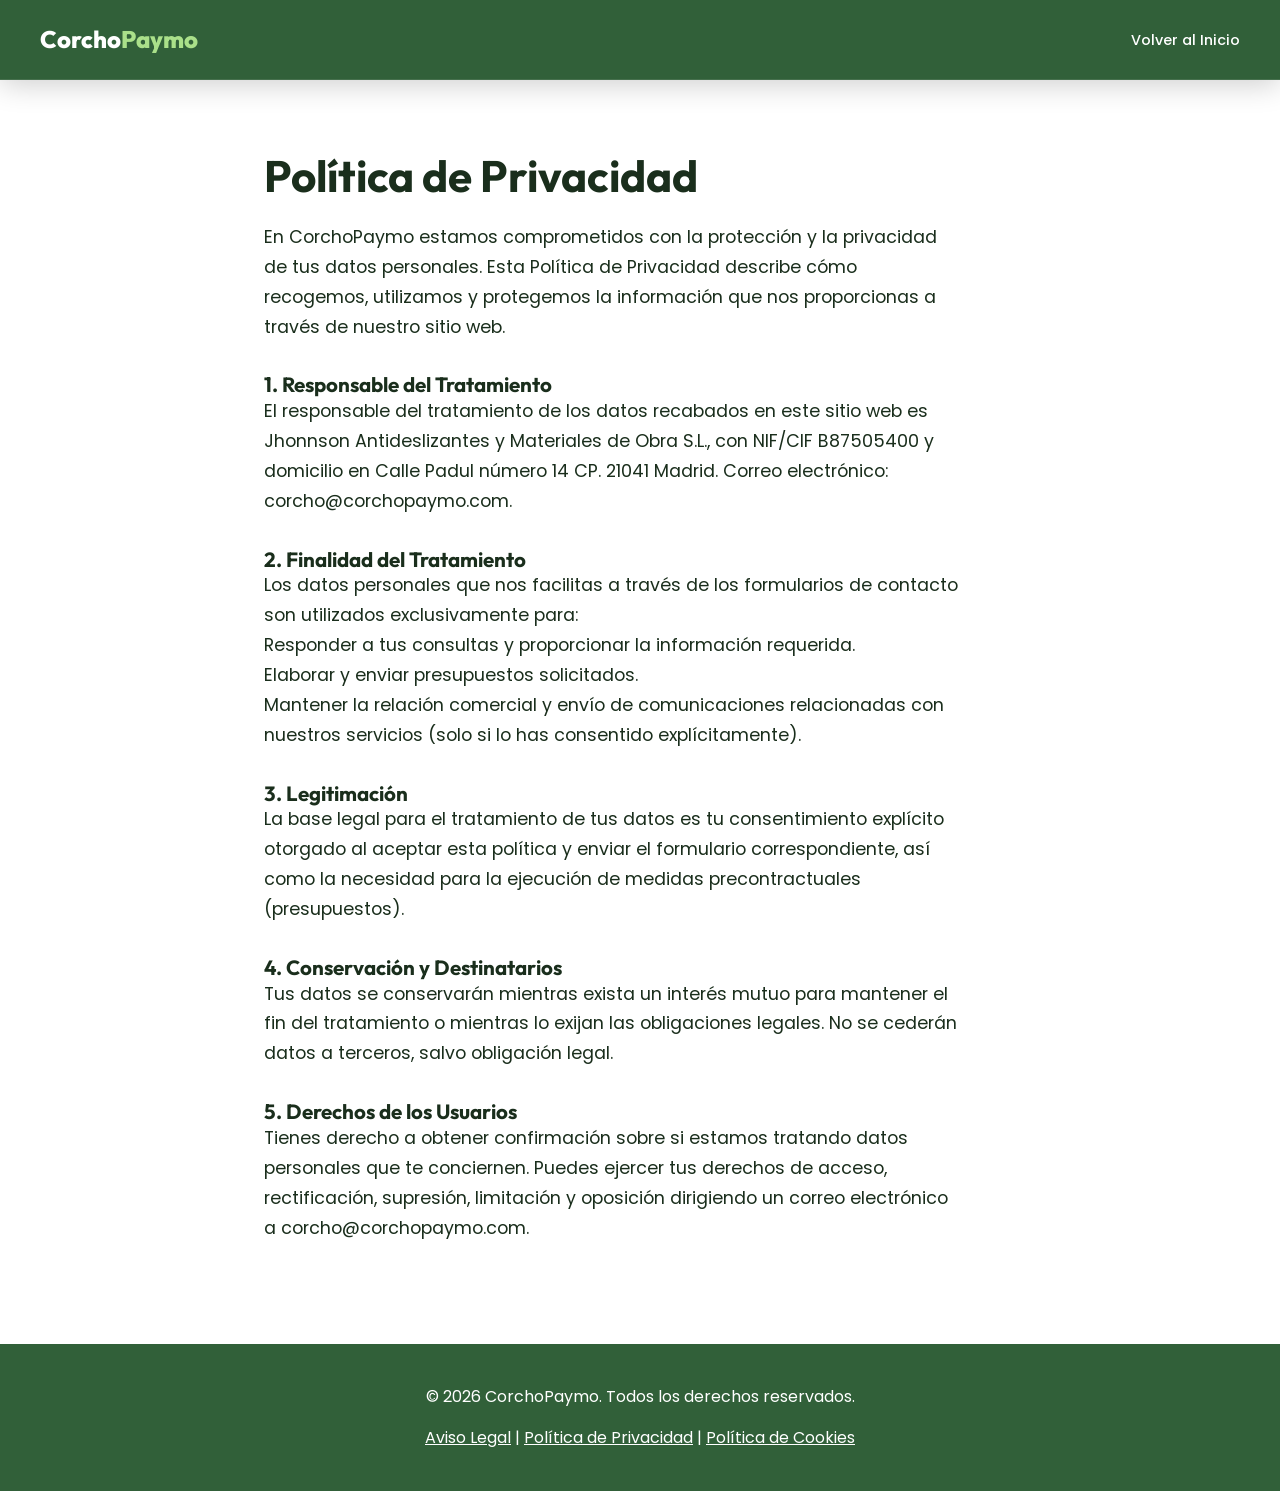
<file: politica-privacidad.html>
<!DOCTYPE html>
<html lang="es">
<head>
<!-- Google tag (gtag.js) -->
<script async src="https://www.googletagmanager.com/gtag/js?id=G-RHNSBFNV2L"></script>
<script>
  window.dataLayer = window.dataLayer || [];
  function gtag(){dataLayer.push(arguments);}
  gtag('js', new Date());

  gtag('config', 'G-RHNSBFNV2L');
</script>
  <meta charset="UTF-8">
  <meta name="viewport" content="width=device-width, initial-scale=1.0">
  <title>Política de Privacidad | CorchoPaymo</title>
  <meta name="robots" content="noindex, nofollow">
  <link rel="canonical" href="https://www.corchopaymo.com/politica-privacidad.html">
  <link rel="preconnect" href="https://fonts.googleapis.com">
  <link rel="preconnect" href="https://fonts.gstatic.com" crossorigin>
  <link href="https://fonts.googleapis.com/css2?family=Poppins:wght@300;400;500;600;700&family=Outfit:wght@600;700;800&display=swap" rel="stylesheet">
  <link rel="stylesheet" href="index.css">
  <link rel="icon" type="image/x-icon" href="favicon.ico">
  <link rel="icon" type="image/png" sizes="192x192" href="favicon.png">
  <link rel="apple-touch-icon" sizes="180x180" href="apple-touch-icon.png">
</head>
<body>
<!-- Navbar -->
<nav class="navbar navbar--subpage scrolled" id="navbar">
  <div class="navbar__inner">
    <a href="index.html" class="navbar__logo">Corcho<span class="logo-accent">Paymo</span></a>
    <ul class="nav-links">
      <li><a href="index.html" class="nav-link">Volver al Inicio</a></li>
    </ul>
  </div>
</nav>

<!-- Legal Content -->
<section class="section" style="padding-top: 150px; min-height: 80vh;">
  <div class="container" style="max-width: 800px; margin: 0 auto;">
    <h1 class="section-title">Política de Privacidad</h1>
    <div class="legal-content section-text" style="color: var(--color-text-primary);">
      <p>En CorchoPaymo estamos comprometidos con la protección y la privacidad de tus datos personales. Esta Política de Privacidad describe cómo recogemos, utilizamos y protegemos la información que nos proporcionas a través de nuestro sitio web.</p>
      <br>
      <h3>1. Responsable del Tratamiento</h3>
      <p>El responsable del tratamiento de los datos recabados en este sitio web es Jhonnson Antideslizantes y Materiales de Obra S.L., con NIF/CIF B87505400 y domicilio en Calle Padul número 14 CP. 21041 Madrid. Correo electrónico: corcho@corchopaymo.com.</p>
      <br>
      <h3>2. Finalidad del Tratamiento</h3>
      <p>Los datos personales que nos facilitas a través de los formularios de contacto son utilizados exclusivamente para:</p>
      <ul>
        <li>Responder a tus consultas y proporcionar la información requerida.</li>
        <li>Elaborar y enviar presupuestos solicitados.</li>
        <li>Mantener la relación comercial y envío de comunicaciones relacionadas con nuestros servicios (solo si lo has consentido explícitamente).</li>
      </ul>
      <br>
      <h3>3. Legitimación</h3>
      <p>La base legal para el tratamiento de tus datos es tu consentimiento explícito otorgado al aceptar esta política y enviar el formulario correspondiente, así como la necesidad para la ejecución de medidas precontractuales (presupuestos).</p>
      <br>
      <h3>4. Conservación y Destinatarios</h3>
      <p>Tus datos se conservarán mientras exista un interés mutuo para mantener el fin del tratamiento o mientras lo exijan las obligaciones legales. No se cederán datos a terceros, salvo obligación legal.</p>
      <br>
      <h3>5. Derechos de los Usuarios</h3>
      <p>Tienes derecho a obtener confirmación sobre si estamos tratando datos personales que te conciernen. Puedes ejercer tus derechos de acceso, rectificación, supresión, limitación y oposición dirigiendo un correo electrónico a corcho@corchopaymo.com.</p>
    </div>
  </div>
</section>

<!-- Simple Footer -->
<footer class="footer" style="padding: 40px 0; text-align: center;">
  <div class="container">
    <p>© 2026 CorchoPaymo. Todos los derechos reservados.</p>
    <div class="footer__legal" style="margin-top: 16px;">
      <a href="aviso-legal.html">Aviso Legal</a> | 
      <a href="politica-privacidad.html">Política de Privacidad</a> | 
      <a href="politica-cookies.html">Política de Cookies</a>
    </div>
  </div>
</footer>
</body>
</html>
</file>
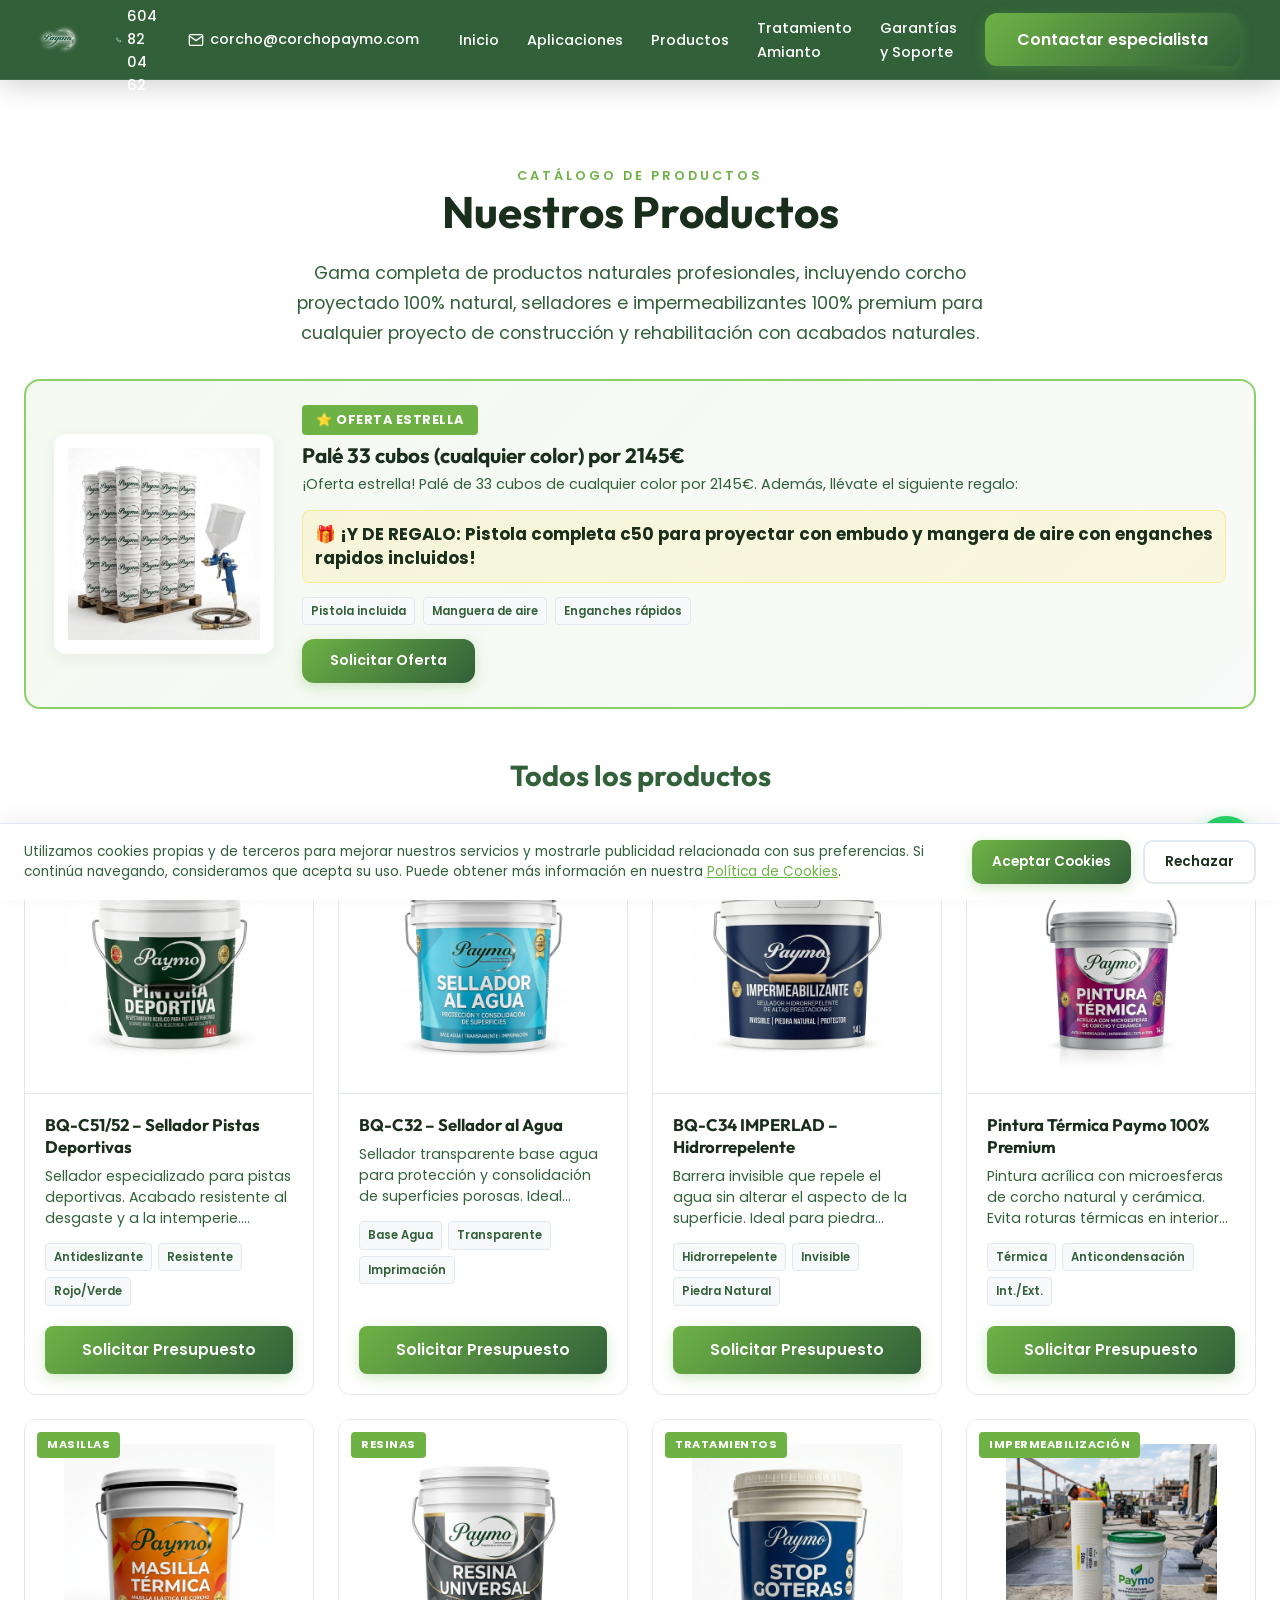
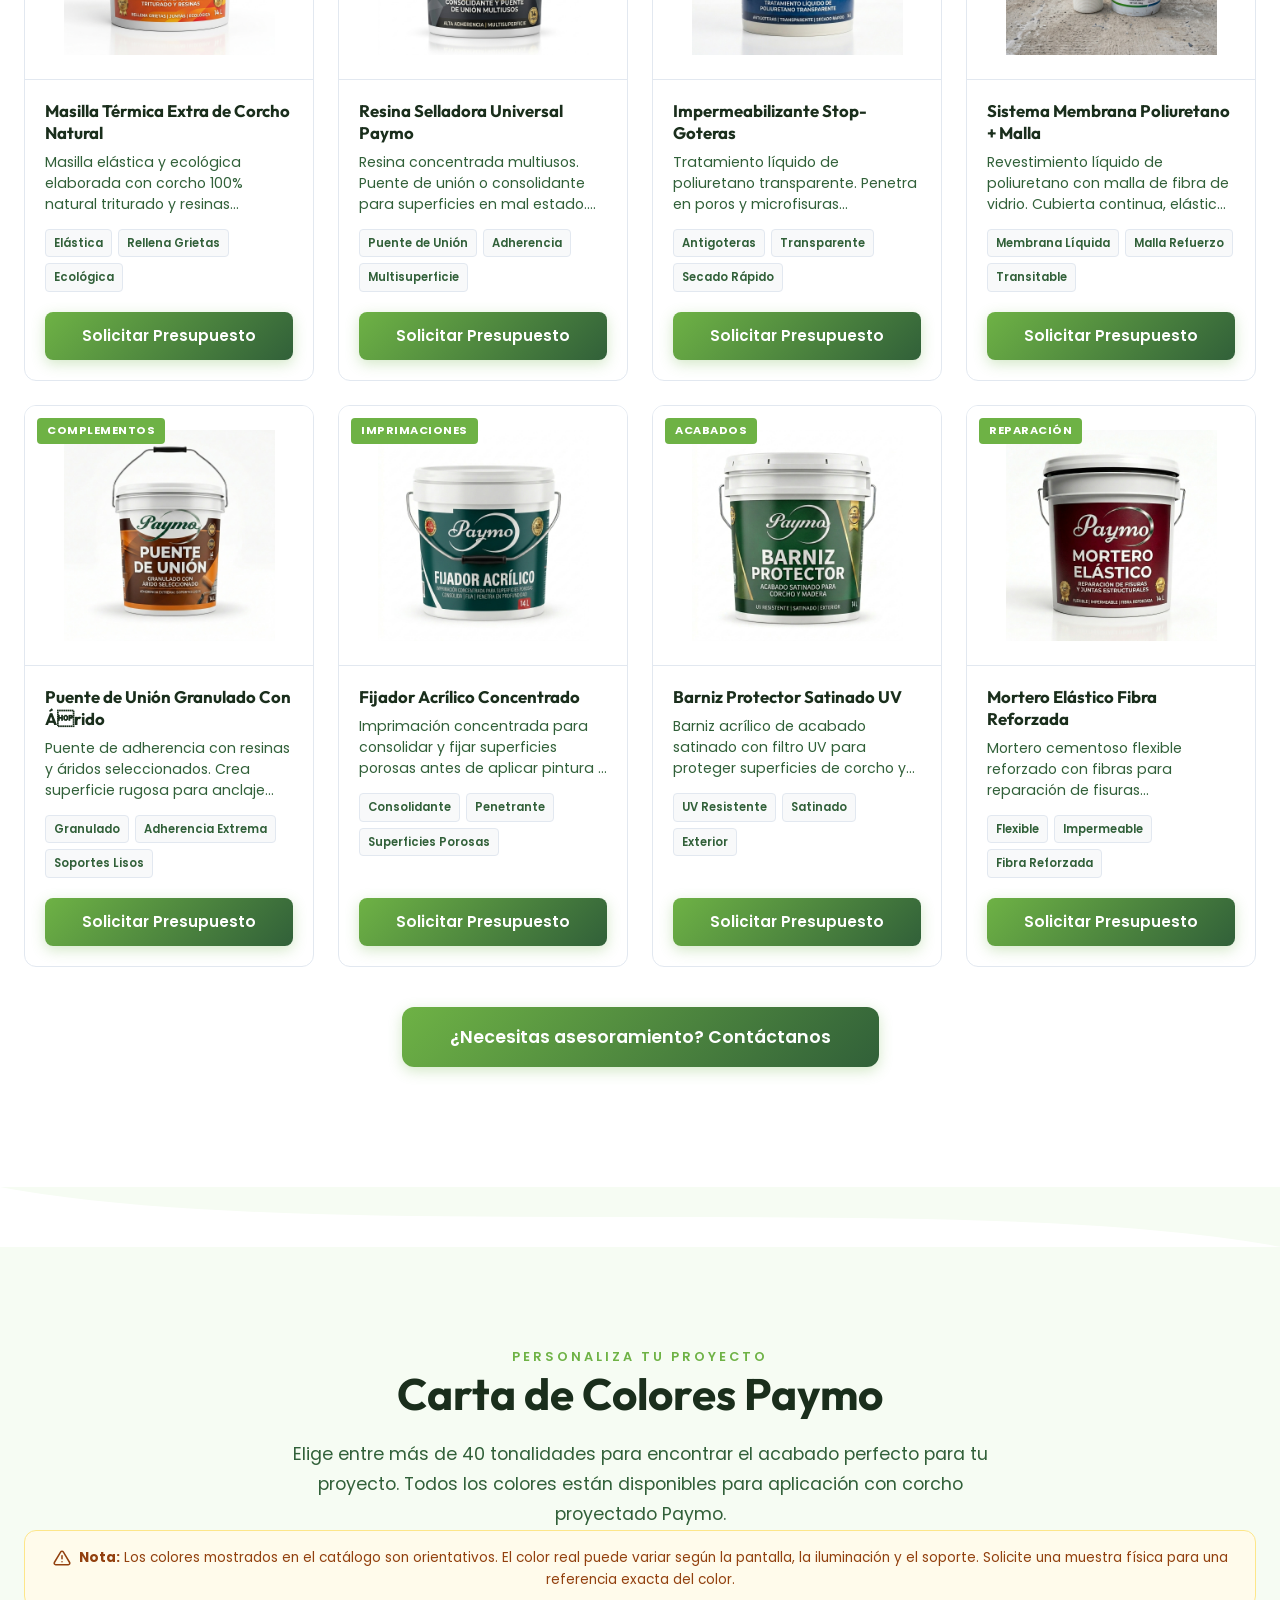
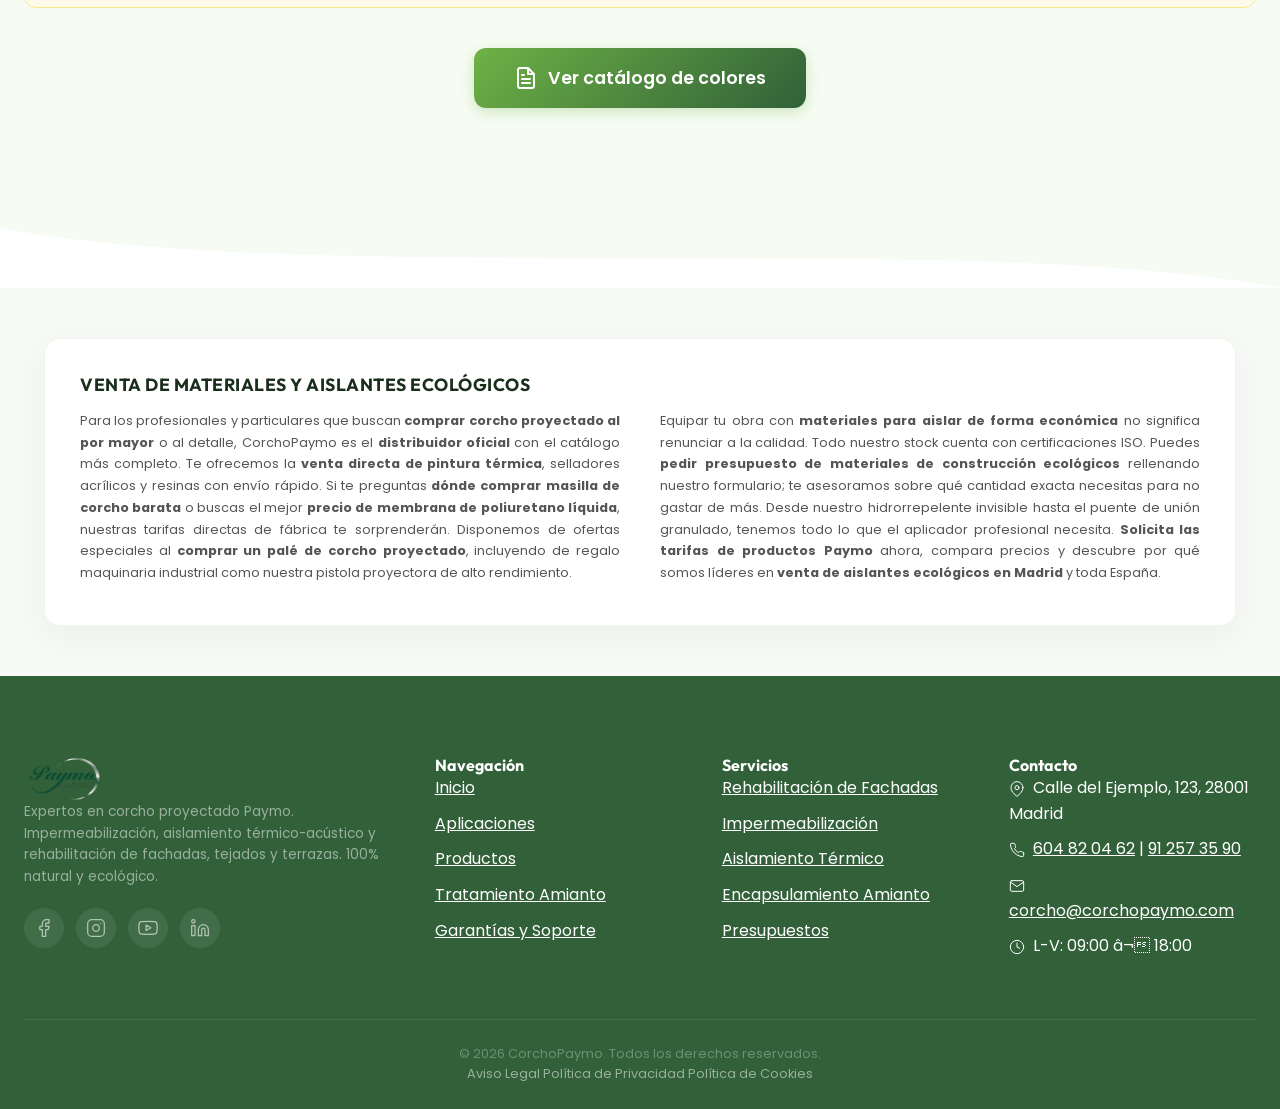
<file: productos.html>
ÿ<!DOCTYPE html>
<html lang="es">
<head>
<!-- Google tag (gtag.js) -->
<script async src="https://www.googletagmanager.com/gtag/js?id=G-RHNSBFNV2L"></script>
<script>
  window.dataLayer = window.dataLayer || [];
  function gtag(){dataLayer.push(arguments);}
  gtag('js', new Date());

  gtag('config', 'G-RHNSBFNV2L');
</script>
  <meta charset="UTF-8">
  <meta name="viewport" content="width=device-width, initial-scale=1.0">
  <title>Venta de Corcho Proyectado en Madrid | Productos y Materiales - CorchoPaymo</title>
  <meta name="description" content="Descubre nuestra gama de productos Paymo para profesionales. Venta de corcho proyectado en Madrid, resinas, fijadores y mallas para impermeabilización y aislamiento.">
  <meta name="keywords" content="venta de corcho proyectado madrid, comprar corcho proyectado, paymo, impermeabilización, aislamiento térmico, encapsulamiento amianto, rehabilitación fachadas, corcho natural, ecológico, Madrid">
  <meta property="og:title" content="Venta de Corcho Proyectado en Madrid - CorchoPaymo">
  <meta property="og:description" content="Descubre nuestra gama de productos Paymo para profesionales. Venta de corcho proyectado en Madrid.">
  <meta property="og:type" content="website">
  <meta property="og:url" content="https://www.corchopaymo.com/productos.html">
  <meta property="og:image" content="https://www.corchopaymo.com/Paymo-logo.webp">
  <meta name="twitter:card" content="summary_large_image">
  <meta name="twitter:title" content="Venta de Corcho Proyectado en Madrid - CorchoPaymo">
  <meta name="twitter:description" content="Descubre nuestra gama de productos Paymo para profesionales. Venta de corcho proyectado en Madrid.">
  <meta name="theme-color" content="#6eb245">
  <link rel="canonical" href="https://www.corchopaymo.com/productos.html">
  <link rel="preconnect" href="https://fonts.googleapis.com">
  <link rel="preconnect" href="https://fonts.gstatic.com" crossorigin>
  <link rel="preload" href="index.css" as="style">
  <link href="https://fonts.googleapis.com/css2?family=Poppins:wght@300;400;500;600;700&family=Outfit:wght@600;700;800&display=swap" rel="stylesheet">
  <link rel="stylesheet" href="index.css">
  <link rel="icon" type="image/x-icon" href="favicon.ico">
  <link rel="icon" type="image/png" sizes="192x192" href="favicon.png">
  <link rel="apple-touch-icon" sizes="180x180" href="apple-touch-icon.png">
</head>
<body>

<!-- ============================================ -->
<!-- PRELOADER                                    -->
<!-- ============================================ -->
<div id="preloader">
  <div class="preloader__content">
    <div class="preloader__logo">Corcho<span class="logo-accent">Paymo</span></div>
    <div class="preloader__bar-track">
      <div class="preloader__bar"></div>
    </div>
  </div>
</div>

<!-- ============================================ -->
<!-- NAVBAR                                       -->
<!-- ============================================ -->
<nav class="navbar navbar--subpage" id="navbar">
  <div class="navbar__inner">
    <a href="index.html" class="navbar__logo"><img src="Paymo-logo.webp" alt="CorchoPaymo"></a>

      <div class="navbar__contact">
        <a href="tel:+34604820462">
          <svg width="16" height="16" viewBox="0 0 24 24" fill="none" stroke="currentColor" stroke-width="2" stroke-linecap="round" stroke-linejoin="round"><path d="M22 16.92v3a2 2 0 0 1-2.18 2 19.79 19.79 0 0 1-8.63-3.07 19.5 19.5 0 0 1-6-6 19.79 19.79 0 0 1-3.07-8.67A2 2 0 0 1 4.11 2h3a2 2 0 0 1 2 1.72 12.84 12.84 0 0 0 .7 2.81 2 2 0 0 1-.45 2.11L8.09 9.91a16 16 0 0 0 6 6l1.27-1.27a2 2 0 0 1 2.11-.45 12.84 12.84 0 0 0 2.81.7A2 2 0 0 1 22 16.92z"/></svg>
          +34 604 82 04 62
        </a>
        <a href="mailto:corcho@corchopaymo.com">
          <svg width="16" height="16" viewBox="0 0 24 24" fill="none" stroke="currentColor" stroke-width="2" stroke-linecap="round" stroke-linejoin="round"><path d="M4 4h16c1.1 0 2 .9 2 2v12c0 1.1-.9 2-2 2H4c-1.1 0-2-.9-2-2V6c0-1.1.9-2 2-2z"/><polyline points="22,6 12,13 2,6"/></svg>
          corcho@corchopaymo.com
        </a>
      </div>

    <ul class="nav-links">
  <li><a href="index.html" class="nav-link">Inicio</a></li>
  <li><a href="aplicaciones.html" class="nav-link">Aplicaciones</a></li>
  <li><a href="productos.html" class="nav-link">Productos</a></li>
  <li><a href="encapsulamiento-amianto.html" class="nav-link">Tratamiento Amianto</a></li>
  <li><a href="certificaciones.html" class="nav-link">Garantías y Soporte</a></li>
  <li><a href="index.html#contacto" class="nav-cta btn">Contactar especialista</a></li>
</ul>
    <button class="hamburger" id="hamburger" aria-label="Abrir menú">
      <span></span><span></span><span></span>
    </button>
  </div>
</nav>

<!-- Mobile Menu -->
<div class="mobile-overlay" id="mobile-overlay"></div>
<div class="mobile-menu" id="mobile-menu">
  <a href="index.html" class="nav-link">Inicio</a>
  <a href="aplicaciones.html" class="nav-link">Aplicaciones</a>
  <a href="productos.html" class="nav-link">Productos</a>
  <a href="certificaciones.html" class="nav-link">Garantías y Soporte</a>
  <a href="index.html#contacto" class="nav-cta btn" style="margin-top: 15px; display: inline-block;">Solicita presupuesto</a>
</div>

<!-- ============================================ -->
<!-- SECTION 6: PRODUCTOS                         -->
<!-- ============================================ -->
<section id="productos" class="section">
  <div class="container">
    <div style="text-align:center;">
      <span class="section-subtitle animate-on-scroll">CATÁLOGO DE PRODUCTOS</span>
      <h2 class="section-title animate-on-scroll delay-1" style="margin-left:auto;margin-right:auto;">Nuestros Productos</h2>
      <p class="section-text animate-on-scroll delay-2" style="margin-left:auto;margin-right:auto;">Gama completa de productos naturales profesionales, incluyendo corcho proyectado 100% natural, selladores e impermeabilizantes 100% premium para cualquier proyecto de construcción y rehabilitación con acabados naturales.</p>
    </div>
    <div class="animate-on-scroll delay-2" style="background: linear-gradient(135deg, rgba(110,178,69,0.08), rgba(49,96,57,0.03)); border: 2px solid var(--color-primary-light); border-radius: 16px; padding: 24px 28px; margin-top: 30px; margin-bottom: 50px; display: flex; align-items: center; gap: 28px; flex-wrap: wrap;">
      <div class="product-zoom-wrap" style="flex: 0 0 220px; background: white; border-radius: 12px; padding: 14px; box-shadow: 0 4px 15px rgba(0,0,0,0.06); overflow: hidden; cursor: zoom-in;">
        <img src="pistola_manguera_paymo.png" alt="Pistola Paymo Proyectora Industrial" width="220" height="190" loading="lazy" style="width: 100%; height: auto; object-fit: contain; transition: transform 0.15s ease; transform-origin: center center; pointer-events: none;">
      </div>
      <div style="flex: 1; min-width: 220px;">
        <span class="product-card__badge" style="position: static; display: inline-block; margin-bottom: 8px; font-size: 0.8rem; padding: 5px 14px;">⭐ OFERTA ESTRELLA</span>
        <h3 style="font-size: 1.3rem; color: var(--color-text-primary); margin-bottom: 6px;">Palé 33 cubos (cualquier color) por <span class="gradient-text">2145€</span></h3>
        <p style="color: var(--color-text-secondary); font-size: 0.9rem; margin-bottom: 14px; line-height: 1.5;">¡Oferta estrella! Palé de 33 cubos de cualquier color por 2145€. Además, llévate el siguiente regalo:</p>
        <p class="special-offer__bonus" style="font-size: 1.05rem; font-weight: bold; background: rgba(255, 215, 0, 0.1); padding: 12px; border-radius: 8px; border: 1px solid rgba(255, 215, 0, 0.3); color: var(--color-text-primary); margin-bottom: 14px; line-height: 1.4;">🎁 ¡Y DE REGALO: Pistola completa c50 para proyectar con embudo y mangera de aire con enganches rapidos incluidos!</p>
        <div style="display: flex; gap: 8px; flex-wrap: wrap; margin-bottom: 14px;">
          <span class="product-tag">Pistola incluida</span>
          <span class="product-tag">Manguera de aire</span>
          <span class="product-tag">Enganches rápidos</span>
        </div>
        <a href="#product-modal" data-product="Oferta Estrella - Palé 33 cubos" class="btn btn--primary" style="padding: 10px 28px; font-size: 0.9rem;">Solicitar Oferta</a>
      </div>
    </div>

    <h3 class="section-title" style="text-align: center; margin-bottom: 40px; font-size: 1.8rem; color: var(--color-text-secondary);">Todos los productos</h3>
    <div class="products-grid">
      <!-- Product: Sellador Pistas Deportivas -->
      <div class="product-card animate-on-scroll">
        <div class="product-card__image">
          <img src="producto_deportiva.png" alt="BQ-C51/52 Sellador de Pistas Deportivas" width="400" height="300" loading="lazy">
          <span class="product-card__badge">Selladores</span>
        </div>
        <div class="product-card__body">
          <h3 class="product-card__name">BQ-C51/52 – Sellador Pistas Deportivas</h3>
          <p class="product-card__desc">Sellador especializado para pistas deportivas. Acabado resistente al desgaste y a la intemperie. Disponible en rojo y verde para marcaje de canchas.</p>
          <div class="product-card__tags">
            <span class="product-tag">Antideslizante</span>
            <span class="product-tag">Resistente</span>
            <span class="product-tag">Rojo/Verde</span>
          </div>
          <div class="product-card__actions">
            <a href="#product-modal" data-product="BQ-C51/52 – Sellador Pistas Deportivas" class="btn btn--primary">Solicitar Presupuesto</a>
          </div>
        </div>
      </div>

      <!-- Product: Sellador al Agua -->
      <div class="product-card animate-on-scroll">
        <div class="product-card__image">
          <img src="producto_sellador.png" alt="BQ-C32 Sellador de Superficies al Agua" width="400" height="300" loading="lazy">
          <span class="product-card__badge">Selladores</span>
        </div>
        <div class="product-card__body">
          <h3 class="product-card__name">BQ-C32 – Sellador al Agua</h3>
          <p class="product-card__desc">Sellador transparente base agua para protección y consolidación de superficies porosas. Ideal como imprimación previa o como tratamiento independiente.</p>
          <div class="product-card__tags">
            <span class="product-tag">Base Agua</span>
            <span class="product-tag">Transparente</span>
            <span class="product-tag">Imprimación</span>
          </div>
          <div class="product-card__actions">
            <a href="#product-modal" data-product="BQ-C32 – Sellador al Agua" class="btn btn--primary">Solicitar Presupuesto</a>
          </div>
        </div>
      </div>

      <!-- Product: IMPERLAD Hidrorrepelente -->
      <div class="product-card animate-on-scroll">
        <div class="product-card__image">
          <img src="producto_impermeabilizante.png" alt="BQ-C34 IMPERLAD Sellador Hidrorrepelente" width="400" height="300" loading="lazy">
          <span class="product-card__badge">Impermeabilización</span>
        </div>
        <div class="product-card__body">
          <h3 class="product-card__name">BQ-C34 IMPERLAD – Hidrorrepelente</h3>
          <p class="product-card__desc">Barrera invisible que repele el agua sin alterar el aspecto de la superficie. Ideal para piedra natural, ladrillo visto y hormigón.</p>
          <div class="product-card__tags">
            <span class="product-tag">Hidrorrepelente</span>
            <span class="product-tag">Invisible</span>
            <span class="product-tag">Piedra Natural</span>
          </div>
          <div class="product-card__actions">
            <a href="#product-modal" data-product="BQ-C34 IMPERLAD – Hidrorrepelente" class="btn btn--primary">Solicitar Presupuesto</a>
          </div>
        </div>
      </div>

      <!-- Product: Pintura Térmica -->
      <div class="product-card animate-on-scroll">
        <div class="product-card__image">
          <img src="producto_termica.png" alt="Pintura Térmica Paymo Premium" width="400" height="300" loading="lazy">
          <span class="product-card__badge">Pintura Especial</span>
        </div>
        <div class="product-card__body">
          <h3 class="product-card__name">Pintura Térmica Paymo 100% Premium</h3>
          <p class="product-card__desc">Pintura acrílica con microesferas de corcho natural y cerámica. Evita roturas térmicas en interiores y exteriores con un acabado natural y excelente rendimiento.</p>
          <div class="product-card__tags">
            <span class="product-tag">Térmica</span>
            <span class="product-tag">Anticondensación</span>
            <span class="product-tag">Int./Ext.</span>
          </div>
          <div class="product-card__actions">
            <a href="#product-modal" data-product="Pintura Térmica Paymo 100% Premium" class="btn btn--primary">Solicitar Presupuesto</a>
          </div>
        </div>
      </div>

      <!-- Product: Masilla -->
      <div class="product-card animate-on-scroll">
        <div class="product-card__image">
          <img src="producto_masilla.png" alt="Masilla Térmica Extra de Corcho" width="400" height="300" loading="lazy">
          <span class="product-card__badge">Masillas</span>
        </div>
        <div class="product-card__body">
          <h3 class="product-card__name">Masilla Térmica Extra de Corcho Natural</h3>
          <p class="product-card__desc">Masilla elástica y ecológica elaborada con corcho 100% natural triturado y resinas premium. Diseñada para rellenar juntas de dilatación, grietas y fisuras profundas de forma natural.</p>
          <div class="product-card__tags">
            <span class="product-tag">Elástica</span>
            <span class="product-tag">Rellena Grietas</span>
            <span class="product-tag">Ecológica</span>
          </div>
          <div class="product-card__actions">
            <a href="#product-modal" data-product="Masilla Térmica Extra de Corcho Natural" class="btn btn--primary">Solicitar Presupuesto</a>
          </div>
        </div>
      </div>

      <!-- Product: Resina -->
      <div class="product-card animate-on-scroll">
        <div class="product-card__image">
          <img src="producto_resina.png" alt="Resina Selladora Universal Paymo" width="400" height="300" loading="lazy">
          <span class="product-card__badge">Resinas</span>
        </div>
        <div class="product-card__body">
          <h3 class="product-card__name">Resina Selladora Universal Paymo</h3>
          <p class="product-card__desc">Resina concentrada multiusos. Puente de unión o consolidante para superficies en mal estado. Agarre perfecto sobre azulejo, chapa o cristal.</p>
          <div class="product-card__tags">
            <span class="product-tag">Puente de Unión</span>
            <span class="product-tag">Adherencia</span>
            <span class="product-tag">Multisuperficie</span>
          </div>
          <div class="product-card__actions">
            <a href="#product-modal" data-product="Resina Selladora Universal Paymo" class="btn btn--primary">Solicitar Presupuesto</a>
          </div>
        </div>
      </div>

      <!-- Product: Stop-Goteras -->
      <div class="product-card animate-on-scroll">
        <div class="product-card__image">
          <img src="producto_antigoteras.png" alt="Impermeabilizante Stop-Goteras" width="400" height="300" loading="lazy">
          <span class="product-card__badge">Tratamientos</span>
        </div>
        <div class="product-card__body">
          <h3 class="product-card__name">Impermeabilizante Stop-Goteras</h3>
          <p class="product-card__desc">Tratamiento líquido de poliuretano transparente. Penetra en poros y microfisuras deteniendo filtraciones en terrazas y tejados.</p>
          <div class="product-card__tags">
            <span class="product-tag">Antigoteras</span>
            <span class="product-tag">Transparente</span>
            <span class="product-tag">Secado Rápido</span>
          </div>
          <div class="product-card__actions">
            <a href="#product-modal" data-product="Impermeabilizante Stop-Goteras" class="btn btn--primary">Solicitar Presupuesto</a>
          </div>
        </div>
      </div>

      <!-- Product: Membrana Poliuretano -->
      <div class="product-card animate-on-scroll">
        <div class="product-card__image">
          <img src="malla-refuerzo-membrana-poliuretano.png" alt="Sistema Membrana de Poliuretano y Malla Paymo" width="400" height="300" loading="lazy">
          <span class="product-card__badge">Impermeabilización</span>
        </div>
        <div class="product-card__body">
          <h3 class="product-card__name">Sistema Membrana Poliuretano + Malla</h3>
          <p class="product-card__desc">Revestimiento líquido de poliuretano con malla de fibra de vidrio. Cubierta continua, elástica y ultrarresistente al tránsito peatonal.</p>
          <div class="product-card__tags">
            <span class="product-tag">Membrana Líquida</span>
            <span class="product-tag">Malla Refuerzo</span>
            <span class="product-tag">Transitable</span>
          </div>
          <div class="product-card__actions">
            <a href="#product-modal" data-product="Sistema Membrana Poliuretano + Malla" class="btn btn--primary">Solicitar Presupuesto</a>
          </div>
        </div>
      </div>

      <!-- Product: Puente de Unión Granulado -->
      <div class="product-card animate-on-scroll">
        <div class="product-card__image">
          <img src="producto_puente_union.png" alt="Puente de Unión Granulado Con Árido Paymo" width="400" height="300" loading="lazy">
          <span class="product-card__badge">Complementos</span>
        </div>
        <div class="product-card__body">
          <h3 class="product-card__name">Puente de Unión Granulado Con Árido</h3>
          <p class="product-card__desc">Puente de adherencia con resinas y áridos seleccionados. Crea superficie rugosa para anclaje perfecto sobre soportes lisos o poco absorbentes.</p>
          <div class="product-card__tags">
            <span class="product-tag">Granulado</span>
            <span class="product-tag">Adherencia Extrema</span>
            <span class="product-tag">Soportes Lisos</span>
          </div>
          <div class="product-card__actions">
            <a href="#product-modal" data-product="Puente de Unión Granulado Con Árido" class="btn btn--primary">Solicitar Presupuesto</a>
          </div>
        </div>
      </div>

      <!-- Product: Fijador Acrílico -->
      <div class="product-card animate-on-scroll">
        <div class="product-card__image">
          <img src="producto_fijador.png" alt="Fijador Acrílico Paymo" width="400" height="300" loading="lazy">
          <span class="product-card__badge">Imprimaciones</span>
        </div>
        <div class="product-card__body">
          <h3 class="product-card__name">Fijador Acrílico Concentrado</h3>
          <p class="product-card__desc">Imprimación concentrada para consolidar y fijar superficies porosas antes de aplicar pintura o corcho proyectado. Penetra en profundidad sellando el poro.</p>
          <div class="product-card__tags">
            <span class="product-tag">Consolidante</span>
            <span class="product-tag">Penetrante</span>
            <span class="product-tag">Superficies Porosas</span>
          </div>
          <div class="product-card__actions">
            <a href="#product-modal" data-product="Fijador Acrílico Concentrado" class="btn btn--primary">Solicitar Presupuesto</a>
          </div>
        </div>
      </div>

      <!-- Product: Barniz Protector -->
      <div class="product-card animate-on-scroll">
        <div class="product-card__image">
          <img src="producto_barniz.png" alt="Barniz Protector Paymo" width="400" height="300" loading="lazy">
          <span class="product-card__badge">Acabados</span>
        </div>
        <div class="product-card__body">
          <h3 class="product-card__name">Barniz Protector Satinado UV</h3>
          <p class="product-card__desc">Barniz acrílico de acabado satinado con filtro UV para proteger superficies de corcho y madera frente a la radiación solar, la lluvia y el desgaste.</p>
          <div class="product-card__tags">
            <span class="product-tag">UV Resistente</span>
            <span class="product-tag">Satinado</span>
            <span class="product-tag">Exterior</span>
          </div>
          <div class="product-card__actions">
            <a href="#product-modal" data-product="Barniz Protector Satinado UV" class="btn btn--primary">Solicitar Presupuesto</a>
          </div>
        </div>
      </div>

      <!-- Product: Mortero Elástico -->
      <div class="product-card animate-on-scroll">
        <div class="product-card__image">
          <img src="producto_mortero.png" alt="Mortero Elástico Paymo" width="400" height="300" loading="lazy">
          <span class="product-card__badge">Reparación</span>
        </div>
        <div class="product-card__body">
          <h3 class="product-card__name">Mortero Elástico Fibra Reforzada</h3>
          <p class="product-card__desc">Mortero cementoso flexible reforzado con fibras para reparación de fisuras estructurales y juntas de movimiento. Impermeable y de gran elasticidad.</p>
          <div class="product-card__tags">
            <span class="product-tag">Flexible</span>
            <span class="product-tag">Impermeable</span>
            <span class="product-tag">Fibra Reforzada</span>
          </div>
          <div class="product-card__actions">
            <a href="#product-modal" data-product="Mortero Elástico Fibra Reforzada" class="btn btn--primary">Solicitar Presupuesto</a>
          </div>
        </div>
      </div>
    </div>
  </div>

    <div style="text-align:center; margin-top: 40px; margin-bottom: 20px;">
      <a href="#contacto" class="btn btn--primary" style="padding: 16px 48px; font-size: 1.1rem;">¿Necesitas asesoramiento? Contáctanos</a>
    </div>
    </section>

<!-- Wave Separator -->
<div class="wave-separator">
  <svg viewBox="0 0 1200 60" preserveAspectRatio="none">
    <path d="M0,0 C300,60 900,0 1200,60 L1200,0 L0,0 Z" class="wave-separator__fill" fill="#FFFFFF"/>
  </svg>
</div>

<!-- ============================================ -->
<!-- SECTION 7: CARTA DE COLORES                  -->
<!-- ============================================ -->
<section id="carta-colores" class="section section--alt">
  <div class="container">
    <div style="text-align:center;">
      <span class="section-subtitle animate-on-scroll">PERSONALIZA TU PROYECTO</span>
      <h2 class="section-title animate-on-scroll delay-1" style="margin-left:auto;margin-right:auto;">Carta de Colores Paymo</h2>
      <p class="section-text animate-on-scroll delay-2" style="margin-left:auto;margin-right:auto;">Elige entre más de 40 tonalidades para encontrar el acabado perfecto para tu proyecto. Todos los colores están disponibles para aplicación con corcho proyectado Paymo.</p>
    </div>

    <div class="color-disclaimer animate-on-scroll">
      <p><svg width="18" height="18" viewBox="0 0 24 24" fill="none" stroke="currentColor" stroke-width="2" stroke-linecap="round" stroke-linejoin="round" style="vertical-align:middle;margin-right:4px;"><path d="M10.29 3.86L1.82 18a2 2 0 0 0 1.71 3h16.94a2 2 0 0 0 1.71-3L13.71 3.86a2 2 0 0 0-3.42 0z"/><line x1="12" y1="9" x2="12" y2="13"/><line x1="12" y1="17" x2="12.01" y2="17"/></svg> <strong>Nota:</strong> Los colores mostrados en el catálogo son orientativos. El color real puede variar según la pantalla, la iluminación y el soporte. Solicite una muestra física para una referencia exacta del color.</p>
    </div>

    <div style="text-align:center; margin-top: 40px; margin-bottom: 20px;">
      <a href="carta_colores_paymo.pdf" target="_blank" class="btn btn--primary" style="padding: 16px 40px; font-size: 1.1rem; display: inline-flex; align-items: center; gap: 10px;">
        <svg width="24" height="24" viewBox="0 0 24 24" fill="none" stroke="currentColor" stroke-width="2" stroke-linecap="round" stroke-linejoin="round"><path d="M14 2H6a2 2 0 0 0-2 2v16c0 1.1.9 2 2 2h12a2 2 0 0 0 2-2V8l-6-6z"/><path d="M14 3v5h5M16 13H8M16 17H8M10 9H8"/></svg>
        Ver catálogo de colores
      </a>
    </div>
    </section>

<!-- Wave Separator -->
<div class="wave-separator wave-separator--flip">
  <svg viewBox="0 0 1200 60" preserveAspectRatio="none">
    <path d="M0,0 C300,60 900,0 1200,60 L1200,0 L0,0 Z" class="wave-separator__fill" fill="#FFFFFF"/>
  </svg>
</div>



<!-- ============================================ -->
<!-- SEO CONTENT                                  -->
<!-- ============================================ -->
<section style="background-color: #f7f9f6; padding: 50px 20px; position: relative; z-index: 1;">
  <div class="container">
    <div style="background: #ffffff; border-radius: 16px; padding: 35px; box-shadow: 0 10px 30px rgba(0,0,0,0.04); border: 1px solid rgba(110, 178, 69, 0.1);">
      <h2 style="font-size: 1.1rem; color: #1a2e1c; margin-bottom: 15px; font-weight: 700; text-transform: uppercase; letter-spacing: 0.5px;">Venta de Materiales y Aislantes Ecológicos</h2>
      <div style="font-size: 0.8rem; color: #555; line-height: 1.7; column-count: 2; column-gap: 40px; text-align: justify;" class="seo-columns">
        <p style="margin-bottom: 12px;">Para los profesionales y particulares que buscan <strong>comprar corcho proyectado al por mayor</strong> o al detalle, CorchoPaymo es el <strong>distribuidor oficial</strong> con el catálogo más completo. Te ofrecemos la <strong>venta directa de pintura térmica</strong>, selladores acrílicos y resinas con envío rápido. Si te preguntas <strong>dónde comprar masilla de corcho barata</strong> o buscas el mejor <strong>precio de membrana de poliuretano líquida</strong>, nuestras tarifas directas de fábrica te sorprenderán. Disponemos de ofertas especiales al <strong>comprar un palé de corcho proyectado</strong>, incluyendo de regalo maquinaria industrial como nuestra pistola proyectora de alto rendimiento.</p>
        <p style="margin-bottom: 0;">Equipar tu obra con <strong>materiales para aislar de forma económica</strong> no significa renunciar a la calidad. Todo nuestro stock cuenta con certificaciones ISO. Puedes <strong>pedir presupuesto de materiales de construcción ecológicos</strong> rellenando nuestro formulario; te asesoramos sobre qué cantidad exacta necesitas para no gastar de más. Desde nuestro hidrorrepelente invisible hasta el puente de unión granulado, tenemos todo lo que el aplicador profesional necesita. <strong>Solicita las tarifas de productos Paymo</strong> ahora, compara precios y descubre por qué somos líderes en <strong>venta de aislantes ecológicos en Madrid</strong> y toda España.</p>
      </div>
      <style>
        @media (max-width: 768px) {
          .seo-columns { column-count: 1 !important; text-align: left !important; }
        }
      </style>
    </div>
  </div>
</section>

<!-- ============================================ -->
<!-- FOOTER                                       -->
<!-- ============================================ -->
<footer class="footer">
  <div class="container">
    <div class="footer__grid">
      <!-- Column 1: Brand -->
      <div class="footer__col">
        <a href="index.html" class="footer__logo"><img src="Paymo-logo.webp" alt="CorchoPaymo"></a>
        <p class="footer__desc">Expertos en corcho proyectado Paymo. Impermeabilización, aislamiento térmico-acústico y rehabilitación de fachadas, tejados y terrazas. 100% natural y ecológico.</p>
        <div class="footer__socials">
          <a href="#" class="footer__social" aria-label="Facebook" title="Facebook"><svg width="20" height="20" viewBox="0 0 24 24" fill="none" stroke="currentColor" stroke-width="1.5" stroke-linecap="round" stroke-linejoin="round"><path d="M18 2h-3a5 5 0 0 0-5 5v3H7v4h3v8h4v-8h3l1-4h-4V7a1 1 0 0 1 1-1h3z"/></svg></a>
          <a href="#" class="footer__social" aria-label="Instagram" title="Instagram"><svg width="20" height="20" viewBox="0 0 24 24" fill="none" stroke="currentColor" stroke-width="1.5" stroke-linecap="round" stroke-linejoin="round"><rect x="2" y="2" width="20" height="20" rx="5" ry="5"/><path d="M16 11.37A4 4 0 1 1 12.63 8 4 4 0 0 1 16 11.37z"/><line x1="17.5" y1="6.5" x2="17.51" y2="6.5"/></svg></a>
          <a href="#" class="footer__social" aria-label="YouTube" title="YouTube"><svg width="20" height="20" viewBox="0 0 24 24" fill="none" stroke="currentColor" stroke-width="1.5" stroke-linecap="round" stroke-linejoin="round"><path d="M22.54 6.42a2.78 2.78 0 0 0-1.94-2C18.88 4 12 4 12 4s-6.88 0-8.6.46a2.78 2.78 0 0 0-1.94 2A29 29 0 0 0 1 11.75a29 29 0 0 0 .46 5.33A2.78 2.78 0 0 0 3.4 19.1c1.72.46 8.6.46 8.6.46s6.88 0 8.6-.46a2.78 2.78 0 0 0 1.94-2 29 29 0 0 0 .46-5.25 29 29 0 0 0-.46-5.33z"/><polygon points="9.75 15.02 15.5 11.75 9.75 8.48 9.75 15.02"/></svg></a>
          <a href="#" class="footer__social" aria-label="LinkedIn" title="LinkedIn"><svg width="20" height="20" viewBox="0 0 24 24" fill="none" stroke="currentColor" stroke-width="1.5" stroke-linecap="round" stroke-linejoin="round"><path d="M16 8a6 6 0 0 1 6 6v7h-4v-7a2 2 0 0 0-2-2 2 2 0 0 0-2 2v7h-4v-7a6 6 0 0 1 6-6z"/><rect x="2" y="9" width="4" height="12"/><circle cx="4" cy="4" r="2"/></svg></a>
        </div>
      </div>

      <!-- Column 2: Navigation -->
      <div class="footer__col">
        <h4 class="footer__heading">Navegación</h4>
        <ul class="footer__links">
          <li><a href="index.html">Inicio</a></li>
          <li><a href="aplicaciones.html">Aplicaciones</a></li>
          <li><a href="productos.html">Productos</a></li>
          <li><a href="encapsulamiento-amianto.html">Tratamiento Amianto</a></li>
          <li><a href="certificaciones.html">Garantías y Soporte</a></li>
        </ul>
      </div>

      <!-- Column 3: Services -->
      <div class="footer__col">
        <h4 class="footer__heading">Servicios</h4>
        <ul class="footer__links">
          <li><a href="aplicaciones.html">Rehabilitación de Fachadas</a></li>
          <li><a href="aplicaciones.html">Impermeabilización</a></li>
          <li><a href="aplicaciones.html">Aislamiento Térmico</a></li>
          <li><a href="aplicaciones.html">Encapsulamiento Amianto</a></li>
          <li><a href="#contacto" class="btn-contacto-footer">Presupuestos</a></li>
        </ul>
      </div>

      <!-- Column 4: Contact -->
      <div class="footer__col">
        <h4 class="footer__heading">Contacto</h4>
        <ul class="footer__links footer__contact-list">
          <li><svg width="16" height="16" viewBox="0 0 24 24" fill="none" stroke="currentColor" stroke-width="1.5" stroke-linecap="round" stroke-linejoin="round" style="vertical-align:middle;margin-right:4px;"><path d="M21 10c0 7-9 13-9 13s-9-6-9-13a9 9 0 0 1 18 0z"/><circle cx="12" cy="10" r="3"/></svg> Calle del Ejemplo, 123, 28001 Madrid</li>
          <li><svg width="16" height="16" viewBox="0 0 24 24" fill="none" stroke="currentColor" stroke-width="1.5" stroke-linecap="round" stroke-linejoin="round" style="vertical-align:middle;margin-right:4px;"><path d="M22 16.92v3a2 2 0 0 1-2.18 2 19.79 19.79 0 0 1-8.63-3.07 19.5 19.5 0 0 1-6-6 19.79 19.79 0 0 1-3.07-8.67A2 2 0 0 1 4.11 2h3a2 2 0 0 1 2 1.72 12.84 12.84 0 0 0 .7 2.81 2 2 0 0 1-.45 2.11L8.09 9.91a16 16 0 0 0 6 6l1.27-1.27a2 2 0 0 1 2.11-.45 12.84 12.84 0 0 0 2.81.7A2 2 0 0 1 22 16.92z"/></svg> <a href="tel:+34604820462">604 82 04 62</a> | <a href="tel:+34912573590">91 257 35 90</a></li>
          <li><svg width="16" height="16" viewBox="0 0 24 24" fill="none" stroke="currentColor" stroke-width="1.5" stroke-linecap="round" stroke-linejoin="round" style="vertical-align:middle;margin-right:4px;"><path d="M4 4h16c1.1 0 2 .9 2 2v12c0 1.1-.9 2-2 2H4c-1.1 0-2-.9-2-2V6c0-1.1.9-2 2-2z"/><polyline points="22,6 12,13 2,6"/></svg> <a href="mailto:corcho@corchopaymo.com">corcho@corchopaymo.com</a></li>
          <li><svg width="16" height="16" viewBox="0 0 24 24" fill="none" stroke="currentColor" stroke-width="1.5" stroke-linecap="round" stroke-linejoin="round" style="vertical-align:middle;margin-right:4px;"><circle cx="12" cy="12" r="10"/><polyline points="12 6 12 12 16 14"/></svg> L-V: 09:00 â¬ 18:00</li>
        </ul>
      </div>
    </div>

    <div class="footer__bottom">
      <p>© 2026 CorchoPaymo. Todos los derechos reservados.</p>
      <div class="footer__legal">
        <a href="aviso-legal.html">Aviso Legal</a>
        <a href="politica-privacidad.html">Política de Privacidad</a>
        <a href="politica-cookies.html">Política de Cookies</a>
      </div>
    </div>
  </div>
</footer>

<!-- ============================================ -->
<!-- WHATSAPP FAQ WIDGET                          -->
<!-- ============================================ -->
<div class="wa-widget" id="wa-widget">
  <div class="wa-widget__chat" id="wa-chat">
    <div class="wa-widget__header">
      <svg width="24" height="24" viewBox="0 0 24 24" fill="white"><path d="M17.472 14.382c-.297-.149-1.758-.867-2.03-.967-.273-.099-.471-.148-.67.15-.197.297-.767.966-.94 1.164-.173.199-.347.223-.644.075-.297-.15-1.255-.463-2.39-1.475-.883-.788-1.48-1.761-1.653-2.059-.173-.297-.018-.458.13-.606.134-.133.298-.347.446-.52.149-.174.198-.298.298-.497.099-.198.05-.371-.025-.52-.075-.149-.669-1.612-.916-2.207-.242-.579-.487-.5-.669-.51-.173-.008-.371-.01-.57-.01-.198 0-.52.074-.792.372-.272.297-1.04 1.016-1.04 2.479 0 1.462 1.065 2.875 1.213 3.074.149.198 2.096 3.2 5.077 4.487.709.306 1.262.489 1.694.625.712.227 1.36.195 1.871.118.571-.085 1.758-.719 2.006-1.413.248-.694.248-1.289.173-1.413-.074-.124-.272-.198-.57-.347m-5.421 7.403h-.004a9.87 9.87 0 0 1-5.031-1.378l-.361-.214-3.741.982.998-3.648-.235-.374a9.86 9.86 0 0 1-1.51-5.26c.001-5.45 4.436-9.884 9.888-9.884 2.64 0 5.122 1.03 6.988 2.898a9.825 9.825 0 0 1 2.893 6.994c-.003 5.45-4.437 9.884-9.885 9.884m8.413-18.297A11.815 11.815 0 0 0 12.05 0C5.495 0 .16 5.335.157 11.892c0 2.096.547 4.142 1.588 5.945L.057 24l6.305-1.654a11.882 11.882 0 0 0 5.683 1.448h.005c6.554 0 11.89-5.335 11.893-11.893a11.821 11.821 0 0 0-3.48-8.413z"/></svg>
      <div>
        <span class="wa-widget__title">CorchoPaymo</span>
        <span class="wa-widget__status">Responde normalmente en minutos</span>
      </div>
      <button class="wa-widget__close" id="wa-close" aria-label="Cerrar">
        <svg width="18" height="18" viewBox="0 0 24 24" fill="none" stroke="white" stroke-width="2" stroke-linecap="round" stroke-linejoin="round"><line x1="18" y1="6" x2="6" y2="18"/><line x1="6" y1="6" x2="18" y2="18"/></svg>
      </button>
    </div>
    <div class="wa-widget__body" id="wa-body">
      <div class="wa-widget__greeting">
        <p>Hola, ¿en qué podemos ayudarte? Selecciona una de las preguntas frecuentes:</p>
      </div>
      <div class="wa-widget__questions" id="wa-questions">
        <button class="wa-widget__question" data-faq="0">
          <svg width="16" height="16" viewBox="0 0 24 24" fill="none" stroke="currentColor" stroke-width="2" stroke-linecap="round" stroke-linejoin="round"><circle cx="12" cy="12" r="10"/><path d="M9.09 9a3 3 0 0 1 5.83 1c0 2-3 3-3 3"/><line x1="12" y1="17" x2="12.01" y2="17"/></svg>
          ¿Qué es el corcho proyectado Paymo?
        </button>
        <button class="wa-widget__question" data-faq="1">
          <svg width="16" height="16" viewBox="0 0 24 24" fill="none" stroke="currentColor" stroke-width="2" stroke-linecap="round" stroke-linejoin="round"><circle cx="12" cy="12" r="10"/><path d="M9.09 9a3 3 0 0 1 5.83 1c0 2-3 3-3 3"/><line x1="12" y1="17" x2="12.01" y2="17"/></svg>
          ¿Cuánto dura y qué garantía tiene?
        </button>
        <button class="wa-widget__question" data-faq="2">
          <svg width="16" height="16" viewBox="0 0 24 24" fill="none" stroke="currentColor" stroke-width="2" stroke-linecap="round" stroke-linejoin="round"><circle cx="12" cy="12" r="10"/><path d="M9.09 9a3 3 0 0 1 5.83 1c0 2-3 3-3 3"/><line x1="12" y1="17" x2="12.01" y2="17"/></svg>
          ¿Cómo puedo solicitar un presupuesto?
        </button>
      </div>
    </div>
  </div>
  <button class="wa-widget__fab" id="wa-fab" aria-label="Abrir WhatsApp">
    <svg class="wa-fab__icon" width="28" height="28" viewBox="0 0 24 24" fill="white"><path d="M17.472 14.382c-.297-.149-1.758-.867-2.03-.967-.273-.099-.471-.148-.67.15-.197.297-.767.966-.94 1.164-.173.199-.347.223-.644.075-.297-.15-1.255-.463-2.39-1.475-.883-.788-1.48-1.761-1.653-2.059-.173-.297-.018-.458.13-.606.134-.133.298-.347.446-.52.149-.174.198-.298.298-.497.099-.198.05-.371-.025-.52-.075-.149-.669-1.612-.916-2.207-.242-.579-.487-.5-.669-.51-.173-.008-.371-.01-.57-.01-.198 0-.52.074-.792.372-.272.297-1.04 1.016-1.04 2.479 0 1.462 1.065 2.875 1.213 3.074.149.198 2.096 3.2 5.077 4.487.709.306 1.262.489 1.694.625.712.227 1.36.195 1.871.118.571-.085 1.758-.719 2.006-1.413.248-.694.248-1.289.173-1.413-.074-.124-.272-.198-.57-.347m-5.421 7.403h-.004a9.87 9.87 0 0 1-5.031-1.378l-.361-.214-3.741.982.998-3.648-.235-.374a9.86 9.86 0 0 1-1.51-5.26c.001-5.45 4.436-9.884 9.888-9.884 2.64 0 5.122 1.03 6.988 2.898a9.825 9.825 0 0 1 2.893 6.994c-.003 5.45-4.437 9.884-9.885 9.884m8.413-18.297A11.815 11.815 0 0 0 12.05 0C5.495 0 .16 5.335.157 11.892c0 2.096.547 4.142 1.588 5.945L.057 24l6.305-1.654a11.882 11.882 0 0 0 5.683 1.448h.005c6.554 0 11.89-5.335 11.893-11.893a11.821 11.821 0 0 0-3.48-8.413z"/></svg>
    <svg class="wa-fab__close" width="24" height="24" viewBox="0 0 24 24" fill="none" stroke="white" stroke-width="2.5" stroke-linecap="round" stroke-linejoin="round"><line x1="18" y1="6" x2="6" y2="18"/><line x1="6" y1="6" x2="18" y2="18"/></svg>
  </button>
</div>

<!-- ============================================ -->
<!-- SCHEMA.ORG JSON-LD                           -->
<!-- ============================================ -->
<script type="application/ld+json">
{
  "@context": "https://schema.org",
  "@type": "LocalBusiness",
  "name": "CorchoPaymo",
  "description": "Expertos en corcho proyectado Paymo para impermeabilización, aislamiento térmico-acústico, encapsulamiento de amianto y rehabilitación de fachadas, tejados y terrazas.",
  "url": "https://www.corchopaymo.com",
  "telephone": "+34604820462",
  "email": "corcho@corchopaymo.com",
  "address": {
    "@type": "PostalAddress",
    "streetAddress": "Calle del Ejemplo, 123",
    "addressLocality": "Madrid",
    "postalCode": "28001",
    "addressCountry": "ES"
  },
  "geo": {
    "@type": "GeoCoordinates",
    "latitude": "40.4168",
    "longitude": "-3.7038"
  },
  "openingHours": [
    "Mo-Fr 09:00-18:00",
    "Sa 09:00-14:00"
  ],
  "priceRange": "â¬â¬",
  "image": "https://www.corchopaymo.com/images/logo.png",
  "sameAs": [
    "https://www.facebook.com/corchopaymo",
    "https://www.instagram.com/corchopaymo",
    "https://www.youtube.com/corchopaymo",
    "https://www.linkedin.com/company/corchopaymo"
  ],
  "areaServed": {
    "@type": "Country",
    "name": "España"
  },
  "serviceType": [
    "Corcho proyectado",
    "Impermeabilización",
    "Aislamiento térmico",
    "Aislamiento acústico",
    "Encapsulamiento de amianto",
    "Rehabilitación de fachadas"
  ]
}
</script>

<!-- ============================================ -->
<!-- COOKIES BANNER                               -->
<!-- ============================================ -->
<div class="cookies-banner" id="cookies-banner">
  <div class="cookies-banner__content">
    <p>Utilizamos cookies propias y de terceros para mejorar nuestros servicios y mostrarle publicidad relacionada con sus preferencias. Si continúa navegando, consideramos que acepta su uso. Puede obtener más información en nuestra <a href="politica-cookies.html">Política de Cookies</a>.</p>
    <div class="cookies-banner__actions">
      <button class="btn btn--primary btn--sm" id="btn-accept-cookies">Aceptar Cookies</button>
      <button class="btn btn--outline btn--sm" style="color:var(--color-text-primary); border-color:var(--color-border);" id="btn-reject-cookies">Rechazar</button>
    </div>
  </div>
</div>

<!-- ============================================ -->
<!-- MODAL POP-UP                                 -->
<!-- ============================================ -->
<div class="modal-overlay" id="contact-modal">
  <div class="modal-content">
    <button class="modal-close" id="modal-close" aria-label="Cerrar modal">&times;</button>
    <div class="modal-header">
      <h3>Contacta con Ventajas</h3>
      <p>Déjanos tus datos y te responderemos en breve.</p>
    </div>
    <form class="contact-form__form" id="modal-form" action="#" method="POST">
      <div class="form-group">
        <label for="modal-name" style="font-size: 0.9rem; margin-bottom: 6px; display: block; color: var(--color-text-primary);">Nombre o Empresa</label>
        <input type="text" id="modal-name" class="form-input" placeholder="Tu nombre..." required>
      </div>
      <div class="form-group" style="margin-top: 16px;">
        <label for="modal-email" style="font-size: 0.9rem; margin-bottom: 6px; display: block; color: var(--color-text-primary);">Email *</label>
        <input type="email" id="modal-email" class="form-input" placeholder="ejemplo@correo.com" pattern=".*@.*" title="El correo debe contener una arroba (@)" required>
      </div>
      <div class="form-group" style="margin-top: 16px;">
        <label for="modal-phone" style="font-size: 0.9rem; margin-bottom: 6px; display: block; color: var(--color-text-primary);">Teléfono *</label>
        <input type="tel" id="modal-phone" class="form-input" placeholder="+34 604 82 04 62" pattern="^\+34\s?6[0-9]{8}$" title="Debe contener +34, empezar por 6 y tener 9 dígitos en total." required>
      </div>
      <div class="form-group" style="margin-top: 16px;">
        <label for="modal-message" style="font-size: 0.9rem; margin-bottom: 6px; display: block; color: var(--color-text-primary);">Mensaje (Opcional)</label>
        <textarea id="modal-message" class="form-textarea" rows="2" placeholder="¿En qué podemos ayudarte?"></textarea>
      </div>
      <div class="form-group" style="margin-top: 16px; margin-bottom: 24px; display: flex; align-items: start; gap: 10px;">
        <input type="checkbox" id="modal-privacy" required style="margin-top: 4px;">
        <label for="modal-privacy" style="font-size: 0.8rem; color: var(--color-text-secondary); margin: 0; line-height: 1.4;">Acepto la <a href="politica-privacidad.html" style="color:var(--color-primary);">Política de Privacidad</a>.</label>
      </div>
      <button type="submit" class="btn btn--primary" style="width: 100%; justify-content: center; border-radius: 12px;">Enviar Solicitud</button>
    </form>
  </div>
</div>

<script src="index.js" defer></script>

<!-- ============================================ -->
<!-- PRODUCT MODAL POP-UP                         -->
<!-- ============================================ -->
<div class="modal-overlay" id="product-modal">
  <div class="modal-content">
    <button class="modal-close" id="product-modal-close" aria-label="Cerrar modal">&times;</button>
    <div class="modal-header">
      <h3>Interés en Producto</h3>
      <p>Déjanos tus datos y te enviaremos una oferta personalizada.</p>
    </div>
    <form class="contact-form__form" id="product-modal-form" action="#" method="POST">
      <div class="form-group">
        <label for="product-modal-interest" style="font-size: 0.9rem; margin-bottom: 6px; display: block; color: var(--color-text-primary);">Producto Seleccionado</label>
        <select id="product-modal-interest" class="form-input" required>
          <option value="" disabled selected>-- Elige un producto --</option>
          <option value="Oferta Estrella - Palé 33 cubos">Oferta Estrella - Palé 33 cubos</option>
          <option value="BQ-C51/52 - Sellador Pistas Deportivas">BQ-C51/52 - Sellador Pistas Deportivas</option>
          <option value="BQ-C32 - Sellador al Agua">BQ-C32 - Sellador al Agua</option>
          <option value="BQ-C34 IMPERLAD - Hidrorrepelente">BQ-C34 IMPERLAD - Hidrorrepelente</option>
          <option value="Pintura Térmica Paymo 100% Premium">Pintura Térmica Paymo 100% Premium</option>
          <option value="Masilla Térmica Extra de Corcho Natural">Masilla Térmica Extra de Corcho Natural</option>
          <option value="Resina Selladora Universal Paymo">Resina Selladora Universal Paymo</option>
          <option value="Impermeabilizante Stop-Goteras">Impermeabilizante Stop-Goteras</option>
          <option value="Sistema Membrana Poliuretano + Malla">Sistema Membrana Poliuretano + Malla</option>
          <option value="Puente de Unión Granulado Con Árido">Puente de Unión Granulado Con Árido</option>
          <option value="Fijador Acrílico Concentrado">Fijador Acrílico Concentrado</option>
          <option value="Barniz Protector Satinado UV">Barniz Protector Satinado UV</option>
          <option value="Mortero Elástico Fibra Reforzada">Mortero Elástico Fibra Reforzada</option>
        </select>
      </div>
      <div class="form-group" style="margin-top: 16px;">
        <label for="product-modal-name" style="font-size: 0.9rem; margin-bottom: 6px; display: block; color: var(--color-text-primary);">Nombre o Empresa</label>
        <input type="text" id="product-modal-name" class="form-input" placeholder="Tu nombre..." required>
      </div>
      <div class="form-group" style="margin-top: 16px;">
        <label for="product-modal-email" style="font-size: 0.9rem; margin-bottom: 6px; display: block; color: var(--color-text-primary);">Email *</label>
        <input type="email" id="product-modal-email" class="form-input" placeholder="ejemplo@correo.com" pattern=".*@.*" title="El correo debe contener una arroba (@)" required>
      </div>
      <div class="form-group" style="margin-top: 16px;">
        <label for="product-modal-phone" style="font-size: 0.9rem; margin-bottom: 6px; display: block; color: var(--color-text-primary);">Teléfono *</label>
        <input type="tel" id="product-modal-phone" class="form-input" placeholder="+34 604 82 04 62" pattern="^\+34\s?6[0-9]{8}$" title="Debe contener +34, empezar por 6 y tener 9 dígitos en total." required>
      </div>
      <div class="form-group" style="margin-top: 16px;">
        <label for="product-modal-message" style="font-size: 0.9rem; margin-bottom: 6px; display: block; color: var(--color-text-primary);">Mensaje (Opcional)</label>
        <textarea id="product-modal-message" class="form-textarea" rows="2" placeholder="¿En qué podemos ayudarte?"></textarea>
      </div>
      <div class="form-group" style="margin-top: 16px; margin-bottom: 24px; display: flex; align-items: start; gap: 10px;">
        <input type="checkbox" id="product-modal-privacy" required style="margin-top: 4px;">
        <label for="product-modal-privacy" style="font-size: 0.8rem; color: var(--color-text-secondary); margin: 0; line-height: 1.4;">Acepto la <a href="politica-privacidad.html" style="color:var(--color-primary);">Política de Privacidad</a>.</label>
      </div>
      <button type="submit" class="btn btn--primary" style="width: 100%; justify-content: center; border-radius: 12px;">Enviar Solicitud</button>
    </form>
  </div>
</div>

</body>
</html>
</file>
<file: index.css>
/* ============================================
   CorchoPaymo — Complete Stylesheet
   ============================================ */

/* ---------- Google Fonts ---------- */
@import url('https://fonts.googleapis.com/css2?family=Poppins:wght@300;400;500;600;700&family=Outfit:wght@600;700;800&display=swap');

/* ---------- CSS Custom Properties ---------- */
:root {
  --color-primary: #6eb245;
  --color-primary-light: #8ccf64;
  --color-primary-lighter: #aae08a;
  --color-primary-lightest: #d4f2c2;
  --color-primary-pale: #eefae6;
  --color-accent: #316039;
  --color-accent-warm: #316039;
  --color-bg-primary: #FFFFFF;
  --color-bg-secondary: #f6fcf3;
  --color-bg-dark: #316039;
  --color-text-primary: #1A2E1C;
  --color-text-secondary: #316039;
  --color-text-light: #6eb245;
  --color-text-on-dark: #FFFFFF;
  --color-border: #E2E8F0;
  --color-shadow: rgba(110, 178, 69, 0.08);
}

/* ---------- Global Reset ---------- */
*,
*::before,
*::after {
  box-sizing: border-box;
  margin: 0;
  padding: 0;
}

html {
  scroll-behavior: smooth;
  scroll-padding-top: 80px;
}

body {
  font-family: 'Poppins', sans-serif;
  color: var(--color-text-primary);
  background: var(--color-bg-primary);
  margin: 0;
  overflow-x: hidden;
  line-height: 1.6;
  -webkit-font-smoothing: antialiased;
  -moz-osx-font-smoothing: grayscale;
}

img {
  max-width: 100%;
  display: block;
}

a {
  color: inherit;
}

ul, ol {
  list-style: none;
}

h1, h2, h3, h4, h5, h6 {
  font-family: 'Outfit', sans-serif;
  line-height: 1.2;
}

/* ---------- Container ---------- */
.container {
  max-width: 1280px;
  margin: 0 auto;
  padding: 0 24px;
}

/* ---------- Section Defaults ---------- */
section {
  padding: 100px 0;
}

/* ============================================
   PRELOADER
   ============================================ */
#preloader {
  position: fixed;
  inset: 0;
  background: var(--color-bg-dark);
  z-index: 9999;
  display: flex;
  flex-direction: column;
  align-items: center;
  justify-content: center;
  gap: 32px;
  transition: opacity 0.5s ease, visibility 0.5s ease;
}

#preloader.hidden {
  opacity: 0;
  visibility: hidden;
}

.preloader__logo {
  font-family: 'Outfit', sans-serif;
  font-size: 2rem;
  font-weight: 800;
  color: white;
  animation: pulse 1.5s ease-in-out infinite;
}

.preloader__logo .logo-accent {
  color: var(--color-primary-lighter);
}

.preloader__bar {
  width: 200px;
  height: 4px;
  background: rgba(255, 255, 255, 0.1);
  border-radius: 4px;
  overflow: hidden;
  position: relative;
}

.preloader__bar::after {
  content: '';
  position: absolute;
  top: 0;
  left: 0;
  height: 100%;
  width: 0;
  background: linear-gradient(90deg, var(--color-primary), var(--color-primary-lighter));
  border-radius: 4px;
  animation: preloaderProgress 1.8s ease-in-out forwards;
}

@keyframes preloaderProgress {
  0% { width: 0; }
  100% { width: 100%; }
}

/* ============================================
   NAVBAR
   ============================================ */
.navbar {
  position: fixed;
  top: 0;
  left: 50%;
  transform: translateX(-50%);
  width: 100%;
  max-width: 100%;
  height: 80px;
  z-index: 1000;
  transition: all 0.4s cubic-bezier(0.25, 0.8, 0.25, 1);
  display: flex;
  align-items: center;
  background: transparent;
  border-radius: 0;
}

.navbar.scrolled {
  height: 80px;
  background: rgba(15, 15, 15, 0.85);
  backdrop-filter: blur(24px);
  -webkit-backdrop-filter: blur(24px);
  border-bottom: 1px solid rgba(255, 255, 255, 0.1);
  box-shadow: 0 4px 30px rgba(0, 0, 0, 0.2);
  top: 0;
  width: 100%;
  max-width: 100%;
  border-radius: 0;
}

/* Subpage Navbar (Green Solid) */
.navbar--subpage {
  background: var(--color-bg-dark) !important;
  backdrop-filter: none !important;
  -webkit-backdrop-filter: none !important;
  border-bottom: 1px solid rgba(255, 255, 255, 0.1);
  box-shadow: 0 4px 25px rgba(0, 0, 0, 0.15);
}
.navbar--subpage .nav-link,
.navbar--subpage .navbar__contact,
.navbar--subpage .navbar__contact a {
  color: white !important;
}
.navbar--subpage .hamburger span {
  background: white !important;
}

.navbar__inner {
  display: flex;
  justify-content: space-between;
  align-items: center;
  width: 100%;
  max-width: 1600px;
  margin: 0 auto;
  padding: 0 40px;
  gap: 40px;
}

.navbar__logo {
  font-family: 'Outfit', sans-serif;
  font-size: 1.5rem;
  font-weight: 800;
  color: white;
  text-decoration: none;
  transition: color 0.3s ease;
}

.navbar__logo .logo-accent {
  color: var(--color-primary-lighter);
}

.navbar.scrolled .navbar__logo {
  color: white;
}

.nav-links {
  display: flex;
  gap: 28px;
  list-style: none;
  align-items: center;
}

.nav-link {
  color: rgba(255, 255, 255, 0.85);
  text-decoration: none;
  font-size: 0.9rem;
  font-weight: 500;
  position: relative;
  transition: color 0.3s ease;
}

.nav-link::after {
  content: '';
  position: absolute;
  bottom: -4px;
  left: 0;
  width: 0;
  height: 2px;
  background: var(--color-primary-lighter);
  transition: width 0.3s ease;
}

.nav-link:hover::after,
.nav-link.active::after {
  width: 100%;
}

.navbar.scrolled .nav-link {
  color: white;
}

.nav-cta {
  display: inline-flex;
  align-items: center;
  gap: 8px;
  padding: 8px 20px;
  border-radius: 12px;
  font-size: 0.85rem;
  font-weight: 600;
  text-decoration: none;
  cursor: pointer;
  transition: all 0.3s ease;
  border: none;
  font-family: 'Poppins', sans-serif;
  background: linear-gradient(135deg, #6eb245, #316039);
  color: white;
  box-shadow: 0 4px 14px rgba(110, 178, 69, 0.3);
  white-space: nowrap;
}

.nav-cta:hover {
  transform: translateY(-2px);
  box-shadow: 0 8px 25px rgba(110, 178, 69, 0.4);
  background: linear-gradient(135deg, #316039, #6eb245);
}

/* Hamburger */
.hamburger {
  display: none;
  cursor: pointer;
  background: none;
  border: none;
  padding: 4px;
  z-index: 1001;
}

.hamburger span {
  display: block;
  width: 28px;
  height: 3px;
  background: white;
  margin: 5px 0;
  transition: all 0.3s ease;
  border-radius: 2px;
}

.hamburger.active span:nth-child(1) {
  transform: rotate(45deg) translate(6px, 6px);
}

.hamburger.active span:nth-child(2) {
  opacity: 0;
}

.hamburger.active span:nth-child(3) {
  transform: rotate(-45deg) translate(6px, -6px);
}

.navbar.scrolled .hamburger span {
  background: white;
}

/* Mobile Menu */
.mobile-menu {
  position: fixed;
  top: 0;
  right: -100%;
  width: 300px;
  height: 100vh;
  background: rgba(49, 96, 57, 0.95);
  backdrop-filter: blur(20px);
  -webkit-backdrop-filter: blur(20px);
  z-index: 999;
  padding: 100px 40px;
  transition: right 0.4s cubic-bezier(0.16, 1, 0.3, 1);
}

.mobile-menu.active {
  right: 0;
}

.mobile-menu .nav-link {
  color: white;
  display: block;
  font-size: 1.2rem;
  padding: 16px 0;
  border-bottom: 1px solid rgba(255, 255, 255, 0.1);
}

.mobile-menu .nav-link::after {
  display: none;
}

.mobile-overlay {
  position: fixed;
  inset: 0;
  background: rgba(0, 0, 0, 0.5);
  z-index: 998;
  opacity: 0;
  visibility: hidden;
  transition: all 0.3s ease;
}

.mobile-overlay.active {
  opacity: 1;
  visibility: visible;
}

/* ============================================
   HERO
   ============================================ */
#hero {
  min-height: 100vh;
  position: relative;
  display: flex;
  align-items: center;
  justify-content: center;
  overflow: hidden;
}

.hero__video-bg {
  position: absolute;
  inset: 0;
  object-fit: cover;
  width: 100%;
  height: 100%;
  pointer-events: none;
}

.hero__video-bg::-webkit-media-controls,
.hero__video-bg::-webkit-media-controls-start-playback-button,
.hero__video-bg::-webkit-media-controls-play-button {
  display: none !important;
  -webkit-appearance: none;
}

.hero__crossfade {
  animation: heroCrossfade 8s ease-in-out infinite;
  will-change: opacity;
}

@keyframes heroCrossfade {
  0% { opacity: 1; }
  35% { opacity: 1; }
  50% { opacity: 0; }
  85% { opacity: 0; }
  100% { opacity: 1; }
}

.hero__overlay {
  position: absolute;
  inset: 0;
  background: rgba(0, 0, 0, 0.2);
}

.hero__content {
  position: relative;
  z-index: 2;
  text-align: center;
  max-width: 1200px;
  padding: 0 24px;
  will-change: transform;
}

.hero__badge {
  display: inline-block;
  background: rgba(110, 178, 69, 0.15);
  border: 1px solid rgba(110, 178, 69, 0.3);
  border-radius: 50px;
  padding: 8px 24px;
  color: var(--color-primary-lightest);
  font-size: 0.9rem;
  margin-bottom: 24px;
  letter-spacing: 1px;
}

.hero__title {
  font-family: 'Outfit', sans-serif;
  text-wrap: balance;
  font-size: clamp(2.5rem, 7vw, 5.5rem);
  font-weight: 800;
  color: white;
  line-height: 1.1;
  margin-bottom: 20px;
}

.hero__title .gradient-text {
  background: linear-gradient(135deg, #d4f2c2, #aae08a);
  -webkit-background-clip: text;
  -webkit-text-fill-color: transparent;
  background-clip: text;
}

.hero__subtitle {
  font-size: clamp(1rem, 2vw, 1.25rem);
  color: #FFFFFF;
  line-height: 1.6;
  margin-bottom: 36px;
  font-weight: 400;
  background: rgba(0, 0, 0, 0.65);
  padding: 16px 28px;
  border-radius: 16px;
  display: inline-block;
  border: 1px solid rgba(255, 255, 255, 0.1);
}

.hero__buttons {
  display: flex;
  gap: 16px;
  justify-content: center;
  flex-wrap: wrap;
}

/* Buttons */
.btn {
  display: inline-flex;
  align-items: center;
  gap: 8px;
  padding: 14px 32px;
  border-radius: 12px;
  font-size: 1rem;
  font-weight: 600;
  text-decoration: none;
  cursor: pointer;
  transition: all 0.3s ease;
  border: none;
  font-family: 'Poppins', sans-serif;
}

.btn--primary {
  background: linear-gradient(135deg, #6eb245, #316039);
  color: white;
  box-shadow: 0 4px 14px rgba(110, 178, 69, 0.3);
}

.btn--primary:hover {
  transform: translateY(-2px);
  box-shadow: 0 8px 25px rgba(110, 178, 69, 0.4);
  background: linear-gradient(135deg, #316039, #6eb245);
}

.btn--outline {
  background: transparent;
  color: white;
  border: 2px solid rgba(255, 255, 255, 0.5);
}

.btn--outline:hover {
  background: rgba(255, 255, 255, 0.1);
  border-color: white;
}

.btn--secondary {
  background: transparent;
  color: var(--color-primary);
  border: 2px solid var(--color-primary);
}

.btn--secondary:hover {
  background: var(--color-primary);
  color: white;
}

.btn--sm {
  padding: 10px 20px;
  font-size: 0.85rem;
  border-radius: 10px;
}

.btn--full {
  width: 100%;
  justify-content: center;
}

.btn--outline.btn--sm {
  color: var(--color-primary);
  border-color: var(--color-primary);
}

.btn--outline.btn--sm:hover {
  background: var(--color-primary);
  color: white;
}

/* Hero Scroll Indicator */
.hero__scroll-indicator {
  position: absolute;
  bottom: 120px;
  left: 50%;
  transform: translateX(-50%);
  animation: bounce 2s infinite;
  z-index: 2;
}

.hero__scroll-indicator svg {
  width: 30px;
  stroke: rgba(255, 255, 255, 0.6);
}

@keyframes bounce {
  0%, 100% { transform: translateX(-50%) translateY(0); }
  50% { transform: translateX(-50%) translateY(10px); }
}

/* ============================================
   STATS BAR
   ============================================ */
.stats-bar {
  position: relative;
  z-index: 3;
  margin-top: -60px;
  margin-bottom: 0;
}

.stats-bar__inner {
  display: grid;
  grid-template-columns: repeat(4, 1fr);
  background: rgba(255, 255, 255, 0.9);
  backdrop-filter: blur(16px);
  -webkit-backdrop-filter: blur(16px);
  border: 1px solid rgba(255, 255, 255, 0.3);
  border-radius: 20px;
  padding: 32px 40px;
  box-shadow: 0 20px 60px rgba(0, 0, 0, 0.1);
  max-width: 1000px;
  margin: 0 auto;
}

.stat-item {
  text-align: center;
}

.stat-item__number {
  font-family: 'Outfit', sans-serif;
  font-size: clamp(1.8rem, 3vw, 2.5rem);
  font-weight: 800;
  color: var(--color-primary);
  display: block;
}

.stat-item__label {
  font-size: 0.85rem;
  color: var(--color-text-secondary);
  margin-top: 4px;
}

/* ============================================
   SECTION COMMONS
   ============================================ */
.section-subtitle {
  text-transform: uppercase;
  letter-spacing: 3px;
  font-size: 0.8rem;
  font-weight: 600;
  color: var(--color-primary);
  margin-bottom: 12px;
}

.section-title {
  font-family: 'Outfit', sans-serif;
  font-size: clamp(1.75rem, 3.5vw, 2.75rem);
  font-weight: 700;
  color: var(--color-text-primary);
  margin-bottom: 20px;
  line-height: 1.2;
}

.section-text {
  font-size: clamp(0.95rem, 1.5vw, 1.1rem);
  color: var(--color-text-secondary);
  line-height: 1.7;
  max-width: 700px;
}

/* Section Dark */
.section--dark {
  background: var(--color-bg-dark);
}

.section--dark .section-subtitle {
  color: var(--color-primary-lighter);
}

.section--dark .section-title {
  color: var(--color-text-on-dark);
}

.section--dark .section-text {
  color: rgba(255, 255, 255, 0.6);
}

/* Section Alt */
.section--alt {
  background: var(--color-bg-secondary);
}

/* ============================================
   WAVE SEPARATOR
   ============================================ */
.wave-separator {
  position: relative;
  overflow: hidden;
  line-height: 0;
  height: 60px;
}

.wave-separator svg {
  position: relative;
  display: block;
  width: calc(100% + 1.3px);
  height: 60px;
}

.wave-separator__fill {
  fill: var(--color-bg-secondary);
}

.wave-separator--dark .wave-separator__fill {
  fill: var(--color-bg-dark);
}

.wave-separator--light .wave-separator__fill {
  fill: var(--color-bg-primary);
}

/* ============================================
   EL CORCHO (#el-corcho)
   ============================================ */
.corcho-grid {
  display: grid;
  grid-template-columns: 1fr 1fr;
  gap: 60px;
  align-items: center;
}

.corcho-image-wrapper {
  position: relative;
}

.corcho-image-wrapper::before {
  content: '';
  position: absolute;
  top: -10px;
  left: -10px;
  width: calc(100% + 20px);
  height: calc(100% + 20px);
  border: 3px solid var(--color-primary-lighter);
  border-radius: 24px;
  z-index: 0;
}

.corcho-image-wrapper img,
.corcho-image-wrapper iframe {
  border-radius: 20px;
  width: 100%;
  aspect-ratio: 600 / 500;
  display: block;
  position: relative;
  z-index: 1;
  box-shadow: 0 20px 40px rgba(0, 0, 0, 0.1);
  border: none;
  object-fit: cover;
}

.corcho-properties {
  display: grid;
  grid-template-columns: repeat(3, 1fr);
  gap: 20px;
  margin-top: 60px;
}

.property-card {
  background: white;
  padding: 28px 24px;
  border-radius: 16px;
  border: 1px solid var(--color-border);
  transition: all 0.3s ease;
  text-align: center;
}

.property-card:hover {
  transform: translateY(-8px);
  box-shadow: 0 20px 40px var(--color-shadow);
  border-color: var(--color-primary-lightest);
}

.property-card__icon {
  font-size: 2rem;
  margin-bottom: 12px;
  display: block;
}

.property-card__title {
  font-family: 'Outfit', sans-serif;
  font-weight: 700;
  font-size: 1.05rem;
  margin-bottom: 8px;
  color: var(--color-text-primary);
}

.property-card__text {
  font-size: 0.85rem;
  color: var(--color-text-light);
  line-height: 1.5;
}

/* ============================================
   PAYMO (#paymo) — section--alt
   ============================================ */
.paymo-features {
  display: flex;
  flex-direction: column;
  gap: 16px;
  margin-top: 40px;
}

.feature-tab {
  background: white;
  border: 1px solid var(--color-border);
  border-radius: 16px;
  overflow: hidden;
  transition: all 0.3s ease;
  cursor: pointer;
}

.feature-tab.active {
  border-color: var(--color-primary);
  box-shadow: 0 8px 30px var(--color-shadow);
}

.feature-tab__header {
  display: flex;
  align-items: center;
  gap: 16px;
  padding: 20px 28px;
  position: relative;
}

.feature-tab__icon {
  font-size: 1.8rem;
  flex-shrink: 0;
}

.feature-tab__title {
  font-family: 'Outfit', sans-serif;
  font-weight: 700;
  font-size: 1.1rem;
  color: var(--color-text-primary);
}

.feature-tab__toggle {
  margin-left: auto;
  width: 24px;
  height: 24px;
  transition: transform 0.3s ease;
  color: var(--color-primary);
  flex-shrink: 0;
}

.feature-tab.active .feature-tab__toggle {
  transform: rotate(180deg);
}

.feature-tab__content {
  max-height: 0;
  overflow: hidden;
  transition: max-height 0.4s ease;
  padding: 0 28px;
}

.feature-tab.active .feature-tab__content {
  max-height: 200px;
  padding: 0 28px 20px;
}

.feature-tab__content p {
  color: var(--color-text-secondary);
  line-height: 1.7;
  font-size: 0.95rem;
}

/* Substitutes */
.substitutes {
  margin-top: 50px;
}

.substitutes__title {
  font-family: 'Outfit', sans-serif;
  font-weight: 700;
  font-size: 1.2rem;
  margin-bottom: 20px;
  color: var(--color-text-primary);
}

.substitutes__grid {
  display: flex;
  flex-wrap: wrap;
  gap: 10px;
}

.substitute-tag {
  background: #FEE2E2;
  color: #991B1B;
  padding: 6px 14px;
  border-radius: 50px;
  font-size: 0.8rem;
  font-weight: 500;
  text-decoration: line-through;
  position: relative;
}

/* Advantages */
.advantages-grid {
  display: grid;
  grid-template-columns: repeat(2, 1fr);
  gap: 12px;
  margin-top: 40px;
}

.advantage-item {
  display: flex;
  align-items: center;
  gap: 10px;
  font-size: 0.95rem;
  color: var(--color-text-secondary);
}

.advantage-item__check {
  color: var(--color-primary);
  font-weight: bold;
  flex-shrink: 0;
}

/* ============================================
   APLICACIONES (#aplicaciones)
   ============================================ */
.apps-grid {
  display: grid;
  grid-template-columns: repeat(6, 1fr);
  gap: 24px;
  margin-top: 40px;
}

.app-card {
  grid-column: span 2;
  background: white;
  border-radius: 20px;
  overflow: hidden;
  border: 1px solid var(--color-border);
  transition: all 0.4s ease;
}

.app-card:hover {
  transform: translateY(-8px);
  box-shadow: 0 20px 40px var(--color-shadow);
}

.app-card__image {
  position: relative;
  height: 200px;
  overflow: hidden;
}

.app-card__image img {
  width: 100%;
  height: 100%;
  object-fit: cover;
  transition: transform 0.5s ease;
}

.app-card:hover .app-card__image img {
  transform: scale(1.08);
}

.app-card__body {
  padding: 24px;
}

.app-card__icon {
  font-size: 1.8rem;
  margin-bottom: 10px;
  display: block;
}

.app-card__title {
  font-family: 'Outfit', sans-serif;
  font-weight: 700;
  font-size: 1.15rem;
  color: var(--color-text-primary);
  margin-bottom: 10px;
}

.app-card__text {
  font-size: 0.88rem;
  color: var(--color-text-secondary);
  line-height: 1.6;
}

.app-card--warning {
  border: 2px solid #F59E0B;
}

.app-card--warning:hover {
  box-shadow: 0 20px 40px rgba(245, 158, 11, 0.15);
}

/* ============================================
   GALERÍA (#galeria) — section--dark
   ============================================ */
.comparison-gallery {
  max-width: 900px;
  margin: 40px auto 0;
}

.comparison-slide {
  display: none;
}

.comparison-slide.active {
  display: block;
}

.comparison-wrapper {
  position: relative;
  overflow: hidden;
  border-radius: 16px;
  aspect-ratio: 16 / 10;
  cursor: col-resize;
  user-select: none;
  -webkit-user-select: none;
}

.comparison-wrapper .before-image,
.comparison-wrapper .after-image {
  position: absolute;
  top: 0;
  left: 0;
  width: 100%;
  height: 100%;
}

.comparison-wrapper .before-image img,
.comparison-wrapper .after-image img {
  width: 100%;
  height: 100%;
  object-fit: cover;
  display: block;
}

.comparison-wrapper .before-image {
  z-index: 1;
  clip-path: inset(0 50% 0 0);
}

.comparison-wrapper .after-image {
  z-index: 0;
}

.comparison-handle {
  position: absolute;
  top: 0;
  bottom: 0;
  left: 50%;
  width: 4px;
  background: white;
  z-index: 3;
  cursor: col-resize;
  transform: translateX(-50%);
}

.comparison-handle::before {
  content: '';
  position: absolute;
  top: 50%;
  left: 50%;
  transform: translate(-50%, -50%);
  width: 44px;
  height: 44px;
  border-radius: 50%;
  background: white;
  box-shadow: 0 2px 10px rgba(0, 0, 0, 0.3);
  display: flex;
  align-items: center;
  justify-content: center;
}

.comparison-handle__icon {
  position: absolute;
  top: 50%;
  left: 50%;
  transform: translate(-50%, -50%);
  z-index: 4;
  font-size: 1.2rem;
  color: var(--color-primary);
  pointer-events: none;
}

.comparison-label {
  position: absolute;
  top: 16px;
  padding: 6px 16px;
  border-radius: 8px;
  font-size: 0.75rem;
  font-weight: 600;
  text-transform: uppercase;
  letter-spacing: 2px;
  z-index: 2;
}

.comparison-label--before {
  left: 16px;
  background: rgba(0, 0, 0, 0.6);
  color: white;
}

.comparison-label--after {
  right: 16px;
  background: rgba(110, 178, 69, 0.8);
  color: white;
}

.comparison-dots {
  display: flex;
  justify-content: center;
  gap: 10px;
  margin-top: 24px;
}

.comparison-dot {
  width: 12px;
  height: 12px;
  border-radius: 50%;
  background: rgba(255, 255, 255, 0.3);
  cursor: pointer;
  transition: all 0.3s ease;
  border: none;
  padding: 0;
}

.comparison-dot.active {
  background: var(--color-primary-lighter);
  transform: scale(1.2);
}

.comparison-caption {
  text-align: center;
  margin-top: 20px;
  color: var(--color-text-on-dark);
}

.comparison-caption h4 {
  font-family: 'Outfit', sans-serif;
  font-weight: 600;
  font-size: 1.1rem;
  margin-bottom: 4px;
}

.comparison-caption p {
  font-size: 0.85rem;
  color: rgba(255, 255, 255, 0.5);
}

/* ============================================
   PRODUCTOS (#productos)
   ============================================ */
.products-grid {
  display: grid;
  grid-template-columns: repeat(auto-fill, minmax(280px, 1fr));
  gap: 24px;
  margin-top: 40px;
}

.product-card {
  background: white;
  border: 1px solid var(--color-border);
  border-radius: 12px;
  overflow: hidden;
  transition: all 0.3s cubic-bezier(0.25, 0.8, 0.25, 1);
  display: flex;
  flex-direction: column;
}

.product-card:hover {
  transform: translateY(-4px);
  box-shadow: 0 12px 28px rgba(0,0,0,0.1);
  border-color: var(--color-primary-light);
}

.product-card__image {
  height: 260px;
  background: #fff;
  display: flex;
  align-items: center;
  justify-content: center;
  position: relative;
  overflow: hidden;
  padding: 24px;
  border-bottom: 1px solid var(--color-border);
}

.product-card__image img {
  width: 100%;
  height: 100%;
  object-fit: contain;
  transition: transform 0.4s ease;
}

.product-card:hover .product-card__image img {
  transform: scale(1.05);
}

.product-card__badge {
  position: absolute;
  top: 12px;
  left: 12px;
  background: var(--color-primary);
  color: white;
  padding: 4px 10px;
  border-radius: 4px;
  font-size: 0.7rem;
  font-weight: 700;
  text-transform: uppercase;
  letter-spacing: 0.5px;
  z-index: 2;
}

.product-card__body {
  padding: 20px;
  display: flex;
  flex-direction: column;
  flex-grow: 1;
}

.product-card__name {
  font-family: 'Outfit', sans-serif;
  font-weight: 700;
  font-size: 1.05rem;
  color: var(--color-text-primary);
  margin-bottom: 8px;
  line-height: 1.3;
}

.product-card__desc {
  font-size: 0.88rem;
  color: var(--color-text-secondary);
  line-height: 1.5;
  margin-bottom: 14px;
  display: -webkit-box;
  -webkit-line-clamp: 3;
  -webkit-box-orient: vertical;
  overflow: hidden;
}

.product-card__tags {
  display: flex;
  flex-wrap: wrap;
  gap: 6px;
  margin-bottom: 20px;
}

.product-tag {
  background: #f8f9fa;
  color: var(--color-text-secondary);
  padding: 4px 8px;
  border-radius: 4px;
  font-size: 0.72rem;
  font-weight: 600;
  border: 1px solid var(--color-border);
}

.product-card__actions {
  display: flex;
  gap: 12px;
  margin-top: auto;
}

.product-card__actions .btn {
  width: 100%;
  justify-content: center;
  font-size: 0.95rem;
  padding: 12px;
  border-radius: 8px;
  text-align: center;
}

/* ============================================
   CARTA DE COLORES (#carta-colores) — section--alt
   ============================================ */
.color-filters {
  display: flex;
  flex-wrap: wrap;
  gap: 8px;
  margin-bottom: 30px;
  justify-content: center;
}

.color-filter {
  padding: 8px 20px;
  border-radius: 50px;
  border: 1px solid var(--color-border);
  background: white;
  font-size: 0.85rem;
  cursor: pointer;
  transition: all 0.3s ease;
  font-family: 'Inter', sans-serif;
  font-weight: 500;
}

.color-filter.active {
  background: var(--color-primary);
  color: white;
  border-color: var(--color-primary);
}

.color-filter:hover:not(.active) {
  border-color: var(--color-primary-lightest);
  background: var(--color-primary-pale);
}

.color-disclaimer {
  background: #FFFBEB;
  border: 1px solid #FDE68A;
  border-radius: 12px;
  padding: 16px 20px;
  font-size: 0.85rem;
  color: #92400E;
  margin-bottom: 30px;
  text-align: center;
}

.color-grid {
  display: grid;
  grid-template-columns: repeat(auto-fill, minmax(120px, 1fr));
  gap: 16px;
}

.color-swatch {
  border-radius: 12px;
  overflow: hidden;
  cursor: pointer;
  transition: all 0.3s ease;
  border: 1px solid var(--color-border);
}

.color-swatch:hover {
  transform: translateY(-4px);
  box-shadow: 0 10px 25px rgba(0, 0, 0, 0.1);
}

.color-swatch__color {
  height: 90px;
}

.color-swatch__info {
  padding: 10px;
  background: white;
}

.color-swatch__code {
  font-size: 0.7rem;
  color: var(--color-text-light);
  font-weight: 600;
}

.color-swatch__name {
  font-size: 0.8rem;
  color: var(--color-text-primary);
  font-weight: 500;
}

/* Color Modal */
.color-modal {
  position: fixed;
  inset: 0;
  z-index: 2000;
  display: flex;
  align-items: center;
  justify-content: center;
  background: rgba(0, 0, 0, 0.6);
  opacity: 0;
  visibility: hidden;
  transition: all 0.3s ease;
}

.color-modal.active {
  opacity: 1;
  visibility: visible;
}

.color-modal__content {
  background: white;
  border-radius: 20px;
  padding: 40px;
  max-width: 500px;
  width: 90%;
  position: relative;
  transform: scale(0.9);
  transition: transform 0.3s ease;
}

.color-modal.active .color-modal__content {
  transform: scale(1);
}

.color-modal__close {
  position: absolute;
  top: 16px;
  right: 16px;
  cursor: pointer;
  font-size: 1.5rem;
  background: none;
  border: none;
  color: var(--color-text-light);
  transition: color 0.3s ease;
}

.color-modal__close:hover {
  color: var(--color-text-primary);
}

.color-modal__preview {
  width: 100%;
  height: 160px;
  border-radius: 12px;
  margin-bottom: 20px;
}

.color-modal__name {
  font-family: 'Outfit', sans-serif;
  font-size: 1.3rem;
  font-weight: 700;
  color: var(--color-text-primary);
}

.color-modal__code {
  font-size: 0.9rem;
  color: var(--color-text-light);
}

.color-modal__hex {
  font-size: 0.85rem;
  color: var(--color-text-secondary);
  font-family: monospace;
}

/* ============================================
   CERTIFICACIONES (#certificaciones)
   ============================================ */
.certs-grid {
  display: grid;
  grid-template-columns: repeat(2, 1fr);
  gap: 20px;
  margin-top: 40px;
}

.cert-card {
  display: flex;
  align-items: flex-start;
  gap: 16px;
  padding: 24px;
  background: white;
  border: 1px solid var(--color-border);
  border-radius: 16px;
  transition: all 0.3s ease;
}

.cert-card:hover {
  border-color: var(--color-primary-lightest);
  box-shadow: 0 8px 25px var(--color-shadow);
}

.cert-card__icon {
  font-size: 1.5rem;
  flex-shrink: 0;
}

.cert-card__title {
  font-family: 'Outfit', sans-serif;
  font-weight: 600;
  font-size: 0.95rem;
  color: var(--color-text-primary);
}

.cert-card__text {
  font-size: 0.8rem;
  color: var(--color-text-light);
  margin-top: 4px;
}

.cert-badges {
  display: flex;
  justify-content: center;
  gap: 40px;
  margin-top: 50px;
  flex-wrap: wrap;
}

.cert-badge {
  width: 80px;
  height: 80px;
  border-radius: 50%;
  background: var(--color-primary-pale);
  display: flex;
  align-items: center;
  justify-content: center;
  font-size: 2rem;
  color: var(--color-primary-dark);
}

/* ============================================
   FORMACIÓN (#formacion) — section--dark
   ============================================ */
.courses-grid {
  display: grid;
  grid-template-columns: repeat(3, 1fr);
  gap: 24px;
  margin-top: 40px;
}

.course-card {
  background: rgba(255, 255, 255, 0.05);
  border: 1px solid rgba(255, 255, 255, 0.1);
  border-radius: 20px;
  padding: 32px;
  transition: all 0.3s ease;
  display: flex;
  flex-direction: column;
}

.course-card:hover {
  background: rgba(255, 255, 255, 0.08);
  border-color: var(--color-primary-lighter);
  transform: translateY(-4px);
}

.course-card--featured {
  border-color: var(--color-primary);
  background: rgba(110, 178, 69, 0.2);
}

.course-card__header {
  display: flex;
  justify-content: space-between;
  align-items: center;
  margin-bottom: 16px;
  font-size: 0.85rem;
}

.course-card__level {
  background: var(--color-primary);
  color: white;
  padding: 4px 12px;
  border-radius: 20px;
  font-weight: 600;
  font-family: 'Outfit', sans-serif;
}

.course-card__duration {
  color: rgba(255, 255, 255, 0.7);
}

.course-card__title {
  font-family: 'Outfit', sans-serif;
  font-weight: 700;
  font-size: clamp(1.1rem, 2vw, 1.5rem);
  color: white;
  margin-bottom: 12px;
}

.course-card__desc {
  font-size: 0.95rem;
  color: rgba(255, 255, 255, 0.8);
  line-height: 1.6;
  margin-bottom: 24px;
  flex-grow: 1;
}

.course-card__features {
  list-style: none;
  padding: 0;
  margin: 0 0 24px 0;
}

.course-card__features li {
  color: rgba(255, 255, 255, 0.7);
  font-size: 0.9rem;
  margin-bottom: 8px;
  padding-left: 20px;
  position: relative;
}

.course-card__features li::before {
  content: "•";
  color: var(--color-primary);
  position: absolute;
  left: 0;
  font-weight: bold;
}

/* ============================================
   FAQ (#faq) — section--alt
   ============================================ */
.faq-list {
  max-width: 1000px;
  margin: 40px auto 0;
  display: grid;
  grid-template-columns: repeat(2, 1fr);
  gap: 20px;
  align-items: start;
}

.faq-item {
  background: white;
  border: 1px solid var(--color-border);
  border-radius: 14px;
  overflow: hidden;
  transition: all 0.3s ease;
}

.faq-item.active {
  border-color: var(--color-primary);
  box-shadow: 0 4px 20px var(--color-shadow);
}

.faq-item__header {
  display: flex;
  align-items: center;
  justify-content: space-between;
  padding: 20px 24px;
  cursor: pointer;
  gap: 16px;
  background: none;
  border: none;
  width: 100%;
  text-align: left;
}

.faq-item__question {
  font-family: 'Poppins', sans-serif;
  font-weight: 600;
  font-size: 1rem;
  color: var(--color-text-primary);
  margin: 0;
}

.faq-item__toggle {
  flex-shrink: 0;
  transition: transform 0.3s ease;
  color: var(--color-primary);
  font-size: 1.4rem;
  font-weight: 300;
  line-height: 1;
  width: 28px;
  height: 28px;
  display: flex;
  align-items: center;
  justify-content: center;
  border-radius: 50%;
  background: var(--color-primary-pale);
}

.faq-item.active .faq-item__toggle {
  transform: rotate(45deg);
  background: var(--color-primary);
  color: white;
}

.faq-item__answer {
  max-height: 0;
  overflow: hidden;
  transition: max-height 0.4s ease;
}

.faq-item.active .faq-item__answer {
  max-height: 400px;
}

.faq-item__answer p {
  padding: 0 24px 20px;
  font-size: 0.95rem;
  color: var(--color-text-secondary);
  line-height: 1.7;
  margin: 0;
}

/* ============================================
   CONTACTO (#contacto)
   ============================================ */
.contact-grid {
  display: grid;
  grid-template-columns: 1fr 1.2fr;
  gap: 60px;
  margin-top: 40px;
}

.contact-info {
  display: flex;
  flex-direction: column;
  gap: 24px;
}

.contact-info__item {
  display: flex;
  align-items: flex-start;
  gap: 14px;
}

.contact-info__icon {
  font-size: 1.3rem;
  flex-shrink: 0;
  width: 40px;
  height: 40px;
  display: flex;
  align-items: center;
  justify-content: center;
  background: var(--color-primary-pale);
  border-radius: 12px;
}

.contact-info__item div strong {
  display: block;
  font-weight: 600;
  color: var(--color-text-primary);
  font-size: 0.9rem;
  margin-bottom: 2px;
}

.contact-info__item div p {
  color: var(--color-text-secondary);
  font-size: 0.9rem;
  margin: 0;
}

.contact-info__item div a {
  color: var(--color-primary);
  text-decoration: none;
}

.contact-info__item div a:hover {
  text-decoration: underline;
}

.contact-schedule {
  background: var(--color-primary-pale);
  border-radius: 16px;
  padding: 24px;
  margin-top: 8px;
  color: var(--color-primary-dark);
}

.contact-schedule__title {
  font-family: 'Outfit', sans-serif;
  font-weight: 700;
  color: var(--color-primary-dark);
  margin-bottom: 10px;
}

.contact-map {
  width: 100%;
  border-radius: 16px;
  overflow: hidden;
  margin-top: 16px;
  border: 1px solid var(--color-border);
}

.contact-map iframe {
  display: block;
  width: 100%;
  height: 250px;
  border: none;
  border-radius: 16px;
}

/* Contact Form */
.contact-form {
  background: white;
  border: 1px solid var(--color-border);
  border-radius: 20px;
  padding: 36px;
}

.form-group {
  margin-bottom: 20px;
  position: relative;
}

.form-label {
  display: block;
  font-size: 0.85rem;
  font-weight: 600;
  color: var(--color-text-primary);
  margin-bottom: 6px;
}

.form-input,
.form-select,
.form-textarea {
  width: 100%;
  padding: 12px 16px;
  border: 1.5px solid var(--color-border);
  border-radius: 10px;
  font-size: 0.95rem;
  font-family: 'Poppins', sans-serif;
  transition: border-color 0.3s ease, box-shadow 0.3s ease;
  background: var(--color-bg-secondary);
  outline: none;
  color: var(--color-text-primary);
}

.form-input:focus,
.form-select:focus,
.form-textarea:focus {
  border-color: var(--color-primary);
  box-shadow: 0 0 0 3px rgba(110, 178, 69, 0.1);
}

.form-input.valid {
  border-color: var(--color-primary);
}

.form-input.error,
.form-textarea.error,
.form-select.error {
  border-color: #EF4444;
}

.form-error {
  font-size: 0.75rem;
  color: #EF4444;
  margin-top: 4px;
  display: none;
}

.form-input.error + .form-error,
.form-textarea.error + .form-error,
.form-select.error + .form-error {
  display: block;
}

.form-textarea {
  min-height: 100px;
  resize: vertical;
}

.form-checkbox {
  display: flex;
  align-items: flex-start;
  gap: 10px;
  cursor: pointer;
}

.form-checkbox input {
  accent-color: var(--color-primary);
  width: 18px;
  height: 18px;
  margin-top: 2px;
  flex-shrink: 0;
}

.form-checkbox__text {
  font-size: 0.8rem;
  color: var(--color-text-secondary);
}

/* Form Success */
.form-success {
  display: none;
  text-align: center;
  padding: 40px;
  animation: fadeInUp 0.5s ease;
}

.form-success.show {
  display: block;
}

.form-success__icon {
  font-size: 3rem;
  margin-bottom: 16px;
}

.form-success__title {
  font-family: 'Outfit', sans-serif;
  font-weight: 700;
  font-size: 1.3rem;
  color: var(--color-primary);
}

.form-success__text {
  color: var(--color-text-secondary);
  margin-top: 8px;
}

/* ============================================
   FOOTER
   ============================================ */
.footer {
  background: var(--color-bg-dark);
  padding: 80px 0 0;
  color: var(--color-text-on-dark);
}

.footer__grid {
  display: grid;
  grid-template-columns: 1.5fr 1fr 1fr 1fr;
  gap: 40px;
}

.footer__logo {
  font-family: 'Outfit', sans-serif;
  font-size: 1.3rem;
  font-weight: 800;
  color: white;
  margin-bottom: 16px;
}

.footer__logo .logo-accent {
  color: var(--color-primary-lighter);
}

.footer__desc {
  font-size: 0.85rem;
  color: rgba(255, 255, 255, 0.5);
  line-height: 1.6;
  margin-bottom: 20px;
}

.footer__socials {
  display: flex;
  gap: 12px;
}

.footer__social {
  width: 40px;
  height: 40px;
  border-radius: 50%;
  background: rgba(255, 255, 255, 0.08);
  display: flex;
  align-items: center;
  justify-content: center;
  color: rgba(255, 255, 255, 0.6);
  transition: all 0.3s ease;
  text-decoration: none;
  font-size: 1rem;
}

.footer__social:hover {
  background: var(--color-primary);
  color: white;
}

.footer__title {
  font-family: 'Outfit', sans-serif;
  font-weight: 700;
  font-size: 1rem;
  color: white;
  margin-bottom: 20px;
}

.footer__links {
  list-style: none;
  display: flex;
  flex-direction: column;
  gap: 10px;
}

.footer__link {
  color: rgba(255, 255, 255, 0.5);
  text-decoration: none;
  font-size: 0.85rem;
  transition: color 0.3s ease;
}

.footer__link:hover {
  color: var(--color-primary-lighter);
}

.footer__bottom {
  border-top: 1px solid rgba(255, 255, 255, 0.08);
  padding: 24px 0;
  margin-top: 60px;
  text-align: center;
  font-size: 0.8rem;
  color: rgba(255, 255, 255, 0.3);
}

.footer__bottom a {
  color: rgba(255, 255, 255, 0.5);
  text-decoration: none;
}

.footer__bottom a:hover {
  color: var(--color-primary-lighter);
}

/* ============================================
   WHATSAPP FAQ WIDGET
   ============================================ */
.wa-widget {
  position: fixed;
  bottom: 24px;
  right: 24px;
  z-index: 1000;
  font-family: 'Poppins', sans-serif;
}

/* ============================================
   LANGUAGE SWITCHER
   ============================================ */
.lang-switcher {
  position: absolute;
  bottom: 75px;
  right: 6px;
  display: flex;
  flex-direction: column;
  gap: 6px;
  background: white;
  padding: 6px;
  border-radius: 30px;
  box-shadow: 0 4px 12px rgba(0,0,0,0.15);
  transition: opacity 0.3s ease, transform 0.3s ease, visibility 0.3s ease;
  z-index: 10;
}

.wa-widget.open .lang-switcher {
  opacity: 0;
  visibility: hidden;
  transform: translateY(10px);
}

.lang-btn {
  background: transparent;
  border: none;
  border-radius: 50%;
  width: 36px;
  height: 36px;
  display: flex;
  align-items: center;
  justify-content: center;
  font-family: 'Poppins', sans-serif;
  font-size: 0.8rem;
  font-weight: 600;
  color: var(--color-text-secondary);
  cursor: pointer;
  transition: all 0.2s ease;
}

.lang-btn:hover {
  background: var(--color-bg-secondary);
  color: var(--color-primary);
}

.lang-btn.active {
  background: var(--color-primary);
  color: white;
  box-shadow: 0 2px 8px rgba(110, 178, 69, 0.4);
}

/* Hide Google Translate top bar & tooltips */
.goog-te-banner-frame.skiptranslate,
.goog-te-gadget-icon,
iframe.skiptranslate,
.VIpgJd-Zvi9od-ORHb-OEVmcd,
.VIpgJd-Zvi9od-aZ2wEe-wOHMyf,
#goog-gt-tt,
.goog-te-balloon-frame {
  display: none !important;
  visibility: hidden !important;
}
body {
  top: 0px !important;
  position: static !important;
}
.goog-tooltip {
  display: none !important;
}
.goog-tooltip:hover {
  display: none !important;
}
.goog-text-highlight {
  background-color: transparent !important;
  border: none !important;
  box-shadow: none !important;
}
/* ============================================
   WARRANTY BADGE
   ============================================ */
.warranty-badge {
  position: fixed;
  bottom: 24px;
  left: 24px;
  width: 100px;
  height: auto;
  z-index: 999;
  display: block;
  transition: transform 0.4s cubic-bezier(0.34, 1.56, 0.64, 1);
  animation: floatBadge 5s ease-in-out infinite;
}

.warranty-badge img {
  width: 100%;
  height: auto;
  display: block;
  filter: drop-shadow(0 6px 12px rgba(0,0,0,0.25));
}

.warranty-badge:hover {
  transform: scale(1.12) rotate(-4deg);
  animation-play-state: paused;
}

@keyframes floatBadge {
  0%, 100% { transform: translateY(0); }
  50% { transform: translateY(-8px); }
}

@media (max-width: 768px) {
  .warranty-badge {
    bottom: 20px;
    left: 16px;
    width: 80px;
  }
}

/* --- Floating Action Button --- */
.wa-widget__fab {
  width: 60px;
  height: 60px;
  border-radius: 50%;
  background: #25D366;
  border: none;
  cursor: pointer;
  display: flex;
  align-items: center;
  justify-content: center;
  box-shadow: 0 4px 16px rgba(37, 211, 102, 0.4);
  transition: transform 0.3s cubic-bezier(0.34, 1.56, 0.64, 1), box-shadow 0.3s ease;
  position: relative;
}

.wa-widget__fab:hover {
  transform: scale(1.08);
  box-shadow: 0 6px 24px rgba(37, 211, 102, 0.55);
}

.wa-fab__icon,
.wa-fab__close {
  position: absolute;
  transition: transform 0.35s ease, opacity 0.35s ease;
}

.wa-fab__close {
  opacity: 0;
  transform: rotate(-90deg) scale(0.5);
}

.wa-widget.open .wa-fab__icon {
  opacity: 0;
  transform: rotate(90deg) scale(0.5);
}

.wa-widget.open .wa-fab__close {
  opacity: 1;
  transform: rotate(0) scale(1);
}

/* --- Chat Popup --- */
.wa-widget__chat {
  position: absolute;
  bottom: 76px;
  right: 0;
  width: 360px;
  max-height: 480px;
  background: #fff;
  border-radius: 16px;
  box-shadow: 0 12px 40px rgba(0, 0, 0, 0.18);
  overflow: hidden;
  opacity: 0;
  visibility: hidden;
  transform: translateY(20px) scale(0.95);
  transform-origin: bottom right;
  transition: opacity 0.35s ease, transform 0.35s cubic-bezier(0.34, 1.56, 0.64, 1), visibility 0.35s ease;
}

.wa-widget.open .wa-widget__chat {
  opacity: 1;
  visibility: visible;
  transform: translateY(0) scale(1);
}

/* --- Chat Header --- */
.wa-widget__header {
  background: #075E54;
  padding: 16px 18px;
  display: flex;
  align-items: center;
  gap: 12px;
  color: white;
}

.wa-widget__header > svg {
  flex-shrink: 0;
}

.wa-widget__header > div {
  flex: 1;
  display: flex;
  flex-direction: column;
}

.wa-widget__title {
  font-weight: 600;
  font-size: 0.95rem;
  line-height: 1.2;
}

.wa-widget__status {
  font-size: 0.72rem;
  opacity: 0.75;
  font-weight: 300;
}

.wa-widget__close {
  background: none;
  border: none;
  cursor: pointer;
  padding: 4px;
  border-radius: 50%;
  transition: background 0.2s ease;
  display: flex;
  align-items: center;
  justify-content: center;
}

.wa-widget__close:hover {
  background: rgba(255, 255, 255, 0.15);
}

/* --- Chat Body --- */
.wa-widget__body {
  padding: 20px 18px;
  background: #ECE5DD;
  min-height: 200px;
  max-height: 350px;
  overflow-y: auto;
}

.wa-widget__greeting {
  background: white;
  padding: 12px 16px;
  border-radius: 0 12px 12px 12px;
  margin-bottom: 16px;
  box-shadow: 0 1px 2px rgba(0, 0, 0, 0.08);
  position: relative;
}

.wa-widget__greeting::before {
  content: '';
  position: absolute;
  top: 0;
  left: -8px;
  width: 0;
  height: 0;
  border-top: 0 solid transparent;
  border-bottom: 10px solid transparent;
  border-right: 10px solid white;
}

.wa-widget__greeting p {
  font-size: 0.85rem;
  line-height: 1.5;
  color: #303030;
  margin: 0;
}

/* --- FAQ Questions --- */
.wa-widget__questions {
  display: flex;
  flex-direction: column;
  gap: 8px;
}

.wa-widget__question {
  background: #DCF8C6;
  border: none;
  border-radius: 12px 0 12px 12px;
  padding: 10px 14px;
  text-align: left;
  cursor: pointer;
  font-size: 0.82rem;
  font-family: 'Poppins', sans-serif;
  color: #303030;
  transition: transform 0.2s ease, box-shadow 0.2s ease;
  display: flex;
  align-items: center;
  gap: 8px;
  box-shadow: 0 1px 2px rgba(0, 0, 0, 0.06);
  line-height: 1.4;
}

.wa-widget__question:hover {
  transform: translateY(-1px);
  box-shadow: 0 3px 8px rgba(0, 0, 0, 0.1);
}

.wa-widget__question svg {
  flex-shrink: 0;
  color: #075E54;
}

/* --- FAQ Answer --- */
.wa-widget__answer-wrap {
  animation: waFadeIn 0.35s ease;
}

.wa-widget__selected-q {
  background: #DCF8C6;
  padding: 10px 14px;
  border-radius: 12px 0 12px 12px;
  margin-bottom: 10px;
  font-size: 0.82rem;
  color: #303030;
  box-shadow: 0 1px 2px rgba(0, 0, 0, 0.06);
  line-height: 1.4;
  align-self: flex-end;
}

.wa-widget__answer {
  background: white;
  padding: 12px 16px;
  border-radius: 0 12px 12px 12px;
  margin-bottom: 16px;
  box-shadow: 0 1px 2px rgba(0, 0, 0, 0.08);
  position: relative;
}

.wa-widget__answer::before {
  content: '';
  position: absolute;
  top: 0;
  left: -8px;
  width: 0;
  height: 0;
  border-top: 0 solid transparent;
  border-bottom: 10px solid transparent;
  border-right: 10px solid white;
}

.wa-widget__answer p {
  font-size: 0.82rem;
  line-height: 1.55;
  color: #303030;
  margin: 0;
}

.wa-widget__cta-wrap {
  margin-top: 8px;
}

.wa-widget__cta {
  display: flex;
  align-items: center;
  justify-content: center;
  gap: 10px;
  width: 100%;
  padding: 12px 20px;
  background: #25D366;
  color: white;
  border: none;
  border-radius: 12px;
  font-family: 'Poppins', sans-serif;
  font-size: 0.9rem;
  font-weight: 600;
  cursor: pointer;
  text-decoration: none;
  transition: background 0.25s ease, transform 0.2s ease;
  box-shadow: 0 2px 8px rgba(37, 211, 102, 0.3);
}

.wa-widget__cta:hover {
  background: #1EB954;
  transform: translateY(-1px);
}

.wa-widget__cta svg {
  flex-shrink: 0;
}

@keyframes waFadeIn {
  from {
    opacity: 0;
    transform: translateY(8px);
  }
  to {
    opacity: 1;
    transform: translateY(0);
  }
}

/* ============================================
   KEYFRAME ANIMATIONS
   ============================================ */
@keyframes fadeInUp {
  from {
    opacity: 0;
    transform: translateY(30px);
  }
  to {
    opacity: 1;
    transform: translateY(0);
  }
}

@keyframes fadeInLeft {
  from {
    opacity: 0;
    transform: translateX(-30px);
  }
  to {
    opacity: 1;
    transform: translateX(0);
  }
}

@keyframes fadeInRight {
  from {
    opacity: 0;
    transform: translateX(30px);
  }
  to {
    opacity: 1;
    transform: translateX(0);
  }
}

@keyframes scaleIn {
  from {
    opacity: 0;
    transform: scale(0.9);
  }
  to {
    opacity: 1;
    transform: scale(1);
  }
}

@keyframes pulse {
  0%, 100% { opacity: 1; }
  50% { opacity: 0.5; }
}

/* ============================================
   SCROLL ANIMATIONS
   ============================================ */
.animate-on-scroll {
  opacity: 0;
  transform: translateY(30px);
  transition: opacity 0.7s cubic-bezier(0.16, 1, 0.3, 1),
              transform 0.7s cubic-bezier(0.16, 1, 0.3, 1);
  will-change: opacity, transform;
}

.animate-on-scroll.animated {
  opacity: 1;
  transform: translateY(0);
}

.animate-on-scroll.from-left {
  transform: translateX(-30px);
}

.animate-on-scroll.from-left.animated {
  transform: translateX(0);
}

.animate-on-scroll.from-right {
  transform: translateX(30px);
}

.animate-on-scroll.from-right.animated {
  transform: translateX(0);
}

.animate-on-scroll.scale {
  transform: scale(0.9);
}

.animate-on-scroll.scale.animated {
  transform: scale(1);
}

/* Transition delays */
.delay-1 { transition-delay: 0.1s; }
.delay-2 { transition-delay: 0.2s; }
.delay-3 { transition-delay: 0.3s; }
.delay-4 { transition-delay: 0.4s; }
.delay-5 { transition-delay: 0.5s; }
.delay-6 { transition-delay: 0.6s; }

/* ============================================
   RESPONSIVE — max-width: 1024px (Tablet)
   ============================================ */
@media (max-width: 1024px) {
  section {
    padding: 80px 0;
  }

  /* Navbar */
  .nav-links {
    display: none;
  }

  .hamburger {
    display: block;
  }

  /* Hero */
  .hero__content {
    max-width: 600px;
  }

  /* Stats Bar */
  .stats-bar__inner {
    grid-template-columns: repeat(2, 1fr);
    gap: 24px;
    padding: 28px 32px;
  }

  /* El Corcho */
  .corcho-grid {
    grid-template-columns: 1fr;
    gap: 40px;
  }

  .corcho-properties {
    grid-template-columns: repeat(2, 1fr);
  }

  /* Apps Grid */
  .apps-grid {
    grid-template-columns: repeat(2, 1fr);
  }

  /* Cursos Grid */
  .courses-grid {
    grid-template-columns: repeat(2, 1fr);
  }

  /* Certs Grid */
  .certs-grid {
    grid-template-columns: repeat(2, 1fr);
  }

  /* Products Grid — auto-fill handles columns */

  /* Contact Grid */
  .contact-grid {
    grid-template-columns: 1fr;
    gap: 40px;
  }

  /* Footer Grid */
  .footer__grid {
    grid-template-columns: repeat(2, 1fr);
    gap: 32px;
  }
}

/* ============================================
   RESPONSIVE — max-width: 768px (Mobile Large)
   ============================================ */
@media (max-width: 768px) {
  section {
    padding: 70px 0;
  }

  .container {
    padding: 0 24px;
  }

  /* Hero */
  #hero {
    min-height: 100vh;
  }
  .hero__title {
    font-size: clamp(2.2rem, 8vw, 3.5rem);
    line-height: 1.15;
    margin-bottom: 24px;
  }
  .hero__subtitle {
    font-size: 1.05rem;
    line-height: 1.6;
    margin-bottom: 36px;
    padding: 0 10px;
  }
  .hero__buttons {
    flex-direction: column;
    align-items: stretch;
    width: 100%;
    max-width: 400px;
    margin: 0 auto;
    gap: 16px;
  }
  .btn {
    text-align: center;
    justify-content: center;
    padding: 16px 24px;
    font-size: 1.05rem;
    border-radius: 12px;
  }
  .hero__scroll-indicator {
    bottom: 40px;
  }

  /* Stats Bar */
  .stats-bar {
    margin-top: -60px;
    padding: 0 20px;
  }
  .stats-bar__inner {
    grid-template-columns: repeat(2, 1fr);
    gap: 32px 20px;
    padding: 36px 24px;
    border-radius: 20px;
  }
  .stat-item__number {
    font-size: 2.4rem;
  }
  .stat-item__label {
    font-size: 0.9rem;
    font-weight: 500;
  }

  /* El Corcho */
  .corcho-grid {
    grid-template-columns: 1fr;
    gap: 40px;
  }
  .corcho-text {
    text-align: center;
  }
  .corcho-image-wrapper {
    margin: 12px 12px 0 12px;
  }
  .corcho-image-wrapper::before {
    top: -8px;
    left: -8px;
    width: calc(100% + 16px);
    height: calc(100% + 16px);
  }
  .corcho-properties {
    grid-template-columns: repeat(2, 1fr);
    gap: 20px;
    margin-top: 50px;
  }
  .property-card {
    padding: 24px 20px;
  }

  /* Apps Grid */
  .apps-grid {
    grid-template-columns: 1fr;
    gap: 32px;
  }
  .app-card {
    min-height: auto;
  }
  .app-card__image {
    aspect-ratio: 16/9;
    height: auto;
  }
  .app-card__body {
    padding: 28px 24px;
  }

  /* Gallery */
  .comparison-wrapper {
    aspect-ratio: 4 / 3;
    border-radius: 16px;
  }
  .comparison-caption {
    padding: 20px 0 0;
    text-align: center;
  }

  /* Products */
  .products-grid {
    grid-template-columns: repeat(auto-fill, minmax(260px, 1fr));
    gap: 20px;
  }
  .product-card__image {
    height: 220px;
  }

  /* Colors */
  .color-grid {
    grid-template-columns: repeat(auto-fill, minmax(120px, 1fr));
    gap: 16px;
  }

  /* Certs & Courses */
  .certs-grid, .courses-grid {
    grid-template-columns: 1fr;
    gap: 24px;
  }
  .cert-badges {
    gap: 20px;
    flex-wrap: wrap;
    justify-content: center;
  }

  /* FAQ */
  .faq-list {
    grid-template-columns: 1fr;
  }
  .faq-item__header {
    padding: 20px 24px;
  }
  .faq-item__question {
    font-size: 1.05rem;
  }

  /* Advantages */
  .advantages-grid {
    grid-template-columns: repeat(2, 1fr);
    gap: 12px;
  }
  .advantage-item {
    font-size: 0.85rem;
    gap: 8px;
  }

  /* Contact */
  .contact-grid {
    grid-template-columns: 1fr;
    gap: 48px;
  }
  .contact-info {
    text-align: center;
  }
  .contact-info__item {
    flex-direction: column;
    align-items: center;
    gap: 12px;
    text-align: center;
  }
  .contact-schedule {
    margin: 32px auto;
    text-align: center;
  }
  .contact-form {
    padding: 36px 24px;
    border-radius: 20px;
  }

  /* Global Inputs for Mobile */
  .form-input, .form-select, .form-textarea {
    padding: 16px 18px;
    font-size: 1rem;
    min-height: 52px; /* Minimum tap target size */
  }

  /* Footer */
  .footer {
    padding: 70px 0 20px;
  }
  .footer__grid {
    grid-template-columns: 1fr;
    gap: 48px;
    text-align: center;
  }
  .footer__logo {
    justify-content: center;
  }
  .footer__socials {
    justify-content: center;
  }
  .footer__social {
    justify-content: center;
  }
  .footer__contact-list li {
    justify-content: center;
  }
  .footer__bottom {
    margin-top: 50px;
    flex-direction: column;
    gap: 16px;
    text-align: center;
  }

  /* Section titles */
  .section-title {
    font-size: clamp(1.8rem, 5vw, 2.5rem);
    text-align: center;
  }
  .section-subtitle {
    text-align: center;
    display: block;
  }
  .section-text {
    text-align: center;
    margin-left: auto;
    margin-right: auto;
  }
}

/* ============================================
   RESPONSIVE — max-width: 480px (Mobile Small)
   ============================================ */
@media (max-width: 480px) {
  section {
    padding: 60px 0;
  }

  .container {
    padding: 0 16px;
  }

  /* Navbar */
  .navbar__logo {
    font-size: 1.4rem;
  }
  .mobile-menu {
    width: 280px;
    padding: 80px 24px;
  }

  /* Hero */
  .hero__title {
    font-size: clamp(2rem, 9vw, 2.8rem);
    margin-bottom: 20px;
  }
  .hero__subtitle {
    font-size: 0.95rem;
    margin-bottom: 28px;
  }
  .hero__scroll-indicator {
    bottom: 20px;
  }
  .hero__badge {
    font-size: 0.85rem;
    padding: 8px 20px;
    margin-bottom: 20px;
  }

  /* Stats Bar */
  .stats-bar__inner {
    padding: 24px 16px;
    gap: 24px 16px;
    border-radius: 16px;
  }
  .stat-item__number {
    font-size: 2rem;
  }
  .stat-item__label {
    font-size: 0.8rem;
  }

  /* Corcho */
  .corcho-properties {
    grid-template-columns: 1fr;
    gap: 16px;
  }
  .property-card {
    padding: 24px 20px;
    display: flex;
    flex-direction: column;
    align-items: center;
    text-align: center;
  }
  .property-card__icon {
    font-size: 2.5rem;
  }

  /* Feature Tabs */
  .feature-tab__header {
    padding: 16px;
  }
  .feature-tab__title {
    font-size: 1rem;
  }
  .feature-tab__content {
    padding: 0 16px;
  }
  .feature-tab.active .feature-tab__content {
    padding: 0 16px 20px;
  }

  /* Products */
  .products-grid {
    grid-template-columns: repeat(auto-fill, minmax(220px, 1fr));
    gap: 16px;
  }
  .product-card__image {
    height: 200px;
    padding: 16px;
  }

  /* Color Grid */
  .color-grid {
    grid-template-columns: repeat(2, 1fr);
    gap: 12px;
  }
  .color-swatch__color {
    height: 80px;
  }
  .color-filter {
    padding: 10px 16px;
    font-size: 0.85rem;
    flex-grow: 1;
    text-align: center;
    border-radius: 10px;
  }

  /* Color Modal */
  .color-modal__content {
    padding: 24px;
    width: 90%;
  }
  .color-modal__preview {
    height: 140px;
  }

  /* FAQ */
  .faq-item__header {
    padding: 16px 20px;
  }
  .faq-item__question {
    font-size: 0.95rem;
    line-height: 1.4;
  }
  .faq-item__answer p {
    padding: 0 20px 16px;
    font-size: 0.9rem;
  }

  /* Contact Form */
  .contact-form {
    padding: 24px 16px;
  }
  .contact-map iframe {
    height: 200px;
  }

  /* Footer */
  .footer__bottom {
    padding: 24px 0;
    font-size: 0.8rem;
  }

  /* WhatsApp Widget */
  .wa-widget {
    bottom: 16px;
    right: 16px;
  }
  .wa-widget__fab {
    width: 56px;
    height: 56px;
  }
  .wa-fab__icon {
    width: 32px;
    height: 32px;
  }
  .wa-widget__chat {
    width: calc(100vw - 32px);
    right: 0;
    bottom: 72px;
  }

  /* Comparison slider */
  .comparison-handle::before {
    width: 44px;
    height: 44px;
  }
  .comparison-handle__icon {
    font-size: 1.3rem;
  }

  /* Buttons global */
  .btn {
    width: calc(100% - 40px);
    margin-left: 20px !important;
    margin-right: 20px !important;
    border-radius: 12px;
  }

  /* Promo product centered on mobile */
  .product-zoom-wrap {
    flex: 0 0 220px !important;
    margin: 0 auto;
  }
  .product-zoom-wrap img {
    transform: none !important;
  }
}

/* ============================================
   UTILITY: Selection highlight
   ============================================ */
::selection {
  background: var(--color-primary-lightest);
  color: var(--color-accent);
}

::-moz-selection {
  background: var(--color-primary-lightest);
  color: var(--color-accent);
}

/* ============================================
   UTILITY: Scrollbar
   ============================================ */
::-webkit-scrollbar {
  width: 8px;
}

::-webkit-scrollbar-track {
  background: var(--color-bg-secondary);
}

::-webkit-scrollbar-thumb {
  background: var(--color-primary-lightest);
  border-radius: 4px;
}

::-webkit-scrollbar-thumb:hover {
  background: var(--color-primary-light);
}

/* ============================================
   COOKIES BANNER
   ============================================ */
.cookies-banner {
  position: fixed;
  bottom: -100%;
  left: 0;
  width: 100%;
  background: var(--color-bg-primary);
  border-top: 1px solid var(--color-border);
  box-shadow: 0 -5px 20px rgba(0, 0, 0, 0.05);
  z-index: 9999;
  transition: bottom 0.5s cubic-bezier(0.16, 1, 0.3, 1);
  padding: 16px 24px;
}

.cookies-banner.show {
  bottom: 0;
}

.cookies-banner__content {
  max-width: 1280px;
  margin: 0 auto;
  display: flex;
  align-items: center;
  justify-content: space-between;
  gap: 20px;
}

.cookies-banner p {
  margin: 0;
  font-size: 0.85rem;
  color: var(--color-text-secondary);
  line-height: 1.5;
}

.cookies-banner a {
  color: var(--color-primary);
  text-decoration: underline;
}

.cookies-banner__actions {
  display: flex;
  gap: 12px;
  flex-shrink: 0;
}

@media (max-width: 768px) {
  .cookies-banner__content {
    flex-direction: column;
    text-align: center;
  }
  .cookies-banner__actions {
    width: 100%;
    justify-content: center;
  }
}

/* ============================================
   DARK MODE AUTOMÁTICO
   ============================================ */
@media (prefers-color-scheme: dark) {
  :root {
  --color-primary: #6eb245;
  --color-primary-light: #8ccf64;
  --color-primary-lighter: #aae08a;
  --color-primary-lightest: #d4f2c2;
  --color-primary-pale: #eefae6;
  --color-accent: #316039;
  --color-accent-warm: #316039;
  --color-bg-primary: #FFFFFF;
  --color-bg-secondary: #f6fcf3;
  --color-bg-dark: #316039;
  --color-text-primary: #1A2E1C;
  --color-text-secondary: #316039;
  --color-text-light: #6eb245;
  --color-text-on-dark: #FFFFFF;
  --color-border: #E2E8F0;
  --color-shadow: rgba(110, 178, 69, 0.08);
}

  .navbar.scrolled {
    background: rgba(18, 18, 18, 0.85);
  }

  .navbar.scrolled .nav-link,
  .navbar.scrolled .hamburger span {
    color: rgba(255, 255, 255, 0.9);
  }

  .navbar.scrolled .navbar__logo {
    color: white;
  }

  .stats-bar__inner {
    background: rgba(26, 26, 26, 0.85);
  }

  .property-card, .feature-tab, .wa-widget__answer, .app-card__body, .product-card__body, .contact-form, .cert-card, .curso-card, .faq-item {
    background: var(--color-bg-secondary);
    border-color: var(--color-border);
  }

  .wave-separator__fill {
    fill: var(--color-bg-secondary);
  }

  /* Si alguna sección tiene un wave hacia sección primaria o dark */
  .wave-separator--dark .wave-separator__fill {
    fill: var(--color-bg-dark);
  }
  
  .wave-separator--light .wave-separator__fill {
    fill: var(--color-bg-primary);
  }

  .color-swatch {
    background: var(--color-bg-secondary);
    border-color: var(--color-border);
  }
  
  .color-modal__content {
    background: var(--color-bg-secondary);
  }
  
  .form-input, .form-select, .form-textarea {
    background: var(--color-bg-primary);
    color: var(--color-text-primary);
    border-color: var(--color-border);
  }

  /* Prevenir conflicto en el texto de las tarjetas y preguntas de WhatsApp */
  .wa-widget__question {
    background: var(--color-primary-dark);
    color: var(--color-text-primary);
  }
}

/* ============================================
   MODAL POP-UP
   ============================================ */
.modal-overlay {
  position: fixed;
  top: 0;
  left: 0;
  width: 100vw;
  height: 100vh;
  background: rgba(0, 0, 0, 0.7);
  backdrop-filter: blur(4px);
  z-index: 10000;
  display: flex;
  align-items: center;
  justify-content: center;
  opacity: 0;
  visibility: hidden;
  transition: all 0.3s ease;
  padding: 20px;
}

.modal-overlay.show {
  opacity: 1;
  visibility: visible;
}

.modal-content {
  background: var(--color-bg-primary);
  width: 100%;
  max-width: 500px;
  border-radius: 20px;
  padding: 32px;
  position: relative;
  transform: translateY(30px) scale(0.95);
  transition: all 0.4s cubic-bezier(0.16, 1, 0.3, 1);
  box-shadow: 0 20px 40px rgba(0, 0, 0, 0.2);
  max-height: 90vh;
  overflow-y: auto;
}

.modal-overlay.show .modal-content {
  transform: translateY(0) scale(1);
}

.modal-close {
  position: absolute;
  top: 20px;
  right: 20px;
  background: none;
  border: none;
  font-size: 1.5rem;
  color: var(--color-text-secondary);
  cursor: pointer;
  width: 32px;
  height: 32px;
  display: flex;
  align-items: center;
  justify-content: center;
  border-radius: 50%;
  transition: background 0.2s ease, color 0.2s ease;
}

.modal-close:hover {
  background: var(--color-bg-secondary);
  color: var(--color-text-primary);
}

.modal-header {
  text-align: center;
  margin-bottom: 24px;
}

.modal-header h3 {
  font-family: 'Outfit', sans-serif;
  font-size: 1.8rem;
  color: var(--color-primary);
  margin-bottom: 8px;
}

.modal-header p {
  font-size: 0.9rem;
  color: var(--color-text-secondary);
  margin: 0;
}

@media (max-width: 480px) {
  .modal-content {
    padding: 20px 16px;
    max-height: 98vh;
  }
  .modal-header {
    margin-bottom: 12px;
  }
  .modal-header h3 {
    font-size: 1.4rem;
    margin-bottom: 4px;
  }
  .modal-content .form-group {
    margin-top: 10px !important;
  }
  .modal-content .form-group:last-of-type {
    margin-bottom: 16px !important;
  }
  .modal-content .form-input, 
  .modal-content .form-textarea {
    padding: 10px 12px !important;
    min-height: 44px !important;
  }
  .modal-content .form-textarea {
    height: 50px !important;
    min-height: 50px !important;
  }
  .modal-content label {
    margin-bottom: 4px !important;
  }
  .modal-close {
    top: 12px;
    right: 12px;
  }
}

/* ============================================
   MODERN ADVANTAGES
   ============================================ */
.modern-advantages-container {
  display: grid;
  grid-template-columns: repeat(auto-fit, minmax(320px, 1fr));
  gap: 24px;
  margin-top: 48px;
}

.modern-advantage-card {
  display: flex;
  align-items: flex-start;
  gap: 20px;
  background: var(--color-bg-primary);
  padding: 24px;
  border-radius: 16px;
  box-shadow: 0 4px 20px var(--color-shadow);
  border: 1px solid var(--color-border);
  transition: all 0.3s cubic-bezier(0.4, 0, 0.2, 1);
}

.modern-advantage-card:hover {
  transform: translateY(-5px);
  box-shadow: 0 12px 30px var(--color-shadow);
  border-color: var(--color-primary-lightest);
}

.modern-advantage-icon {
  flex-shrink: 0;
  width: 48px;
  height: 48px;
  background: var(--color-primary-pale);
  color: var(--color-primary);
  border-radius: 12px;
  display: flex;
  align-items: center;
  justify-content: center;
}

.modern-advantage-icon svg {
  width: 24px;
  height: 24px;
}

.modern-advantage-content h4 {
  font-family: 'Outfit', sans-serif;
  font-size: 1.1rem;
  font-weight: 700;
  color: var(--color-text-primary);
  margin-bottom: 8px;
  line-height: 1.3;
}

.modern-advantage-content p {
  font-size: 0.9rem;
  color: var(--color-text-secondary);
  line-height: 1.6;
}

@media (prefers-color-scheme: dark) {
  .modern-advantage-card {
    background: var(--color-bg-secondary);
  }
}

/* ============================================
   INFO COLUMNS GRID
   ============================================ */
.info-columns-grid {
  display: grid;
  grid-template-columns: repeat(auto-fit, minmax(300px, 1fr));
  gap: 32px;
  margin-top: 48px;
}

.info-column {
  background: var(--color-bg-primary);
  border-radius: 20px;
  padding: 32px;
  box-shadow: 0 4px 24px rgba(0,0,0,0.06);
  border: 1px solid var(--color-border);
  transition: transform 0.3s ease, box-shadow 0.3s ease;
  height: 100%;
}

.info-column:hover {
  transform: translateY(-8px);
  box-shadow: 0 12px 32px rgba(0,0,0,0.1);
}

.info-column__header {
  display: flex;
  flex-direction: column;
  align-items: center;
  text-align: center;
  margin-bottom: 24px;
  padding-bottom: 20px;
  border-bottom: 2px dashed var(--color-border);
}

.info-column__icon {
  width: 56px;
  height: 56px;
  background: var(--color-primary-pale);
  color: var(--color-primary);
  border-radius: 16px;
  display: flex;
  align-items: center;
  justify-content: center;
  margin-bottom: 16px;
}

.info-column__icon svg {
  width: 28px;
  height: 28px;
}

.info-column__header h3 {
  font-family: 'Outfit', sans-serif;
  font-size: 1.3rem;
  color: var(--color-text-primary);
  font-weight: 700;
  line-height: 1.3;
}

.info-column__list {
  list-style: none;
  padding: 0;
  margin: 0;
  display: flex;
  flex-direction: column;
  gap: 12px;
}

.info-column__list li {
  display: flex;
  align-items: flex-start;
  gap: 12px;
  font-size: 0.95rem;
  color: var(--color-text-secondary);
  line-height: 1.5;
}

.list-icon {
  font-weight: bold;
  color: var(--color-primary);
  flex-shrink: 0;
  margin-top: 2px;
}

.info-column__list--red .list-icon {
  color: #e53e3e; /* Red color for substitutions to match screenshot arrows */
}

.info-column__list--green .list-icon {
  color: #38a169; /* Green checkmarks */
  background: rgba(56, 161, 105, 0.1);
  width: 20px;
  height: 20px;
  display: flex;
  align-items: center;
  justify-content: center;
  border-radius: 50%;
  font-size: 0.75rem;
  margin-top: 0;
}

@media (prefers-color-scheme: dark) {
  .info-column {
    background: var(--color-bg-secondary);
  }
}

/* ============================================
   LOGO IMAGES STYLES
   ============================================ */
.navbar__logo img {
  max-height: 55px;
  width: auto;
  vertical-align: middle;
  transition: max-height 0.3s ease, filter 0.3s ease;
  filter: drop-shadow(0 0 1px white) drop-shadow(0 0 2px white);
}

.navbar.scrolled .navbar__logo img {
  max-height: 45px; /* Shrink slightly when scrolled */
}

.footer__logo img {
  max-height: 45px;
  width: auto;
  vertical-align: middle;
}

.preloader__logo img {
  max-height: 60px;
  width: auto;
  animation: pulse 1.5s infinite;
}

/* ============================================
   NAVBAR CONTACT
   ============================================ */
.navbar__contact {
  display: flex;
  gap: 20px;
  align-items: center;
  font-size: 0.9rem;
  font-weight: 500;
  color: rgba(255, 255, 255, 0.85);
  margin: 0 auto; /* Pushes logo left and nav right */
}


.navbar__contact a {
  display: flex;
  align-items: center;
  gap: 6px;
  color: inherit;
  text-decoration: none;
  transition: color 0.3s ease;
}

.navbar__contact a:hover {
  color: var(--color-primary);
}

@media (max-width: 992px) {
  .navbar__contact {
    display: none;
  }
}

@media (min-width: 993px) {
  .app-card:nth-child(7):nth-last-child(2) {
    grid-column: 2 / span 2;
  }
  .app-card:nth-child(8):nth-last-child(1) {
    grid-column: 4 / span 2;
  }
}

@media (max-width: 992px) {
  .app-card {
    grid-column: span 1 !important;
  }
}

/* Fix for subpages: push the first section down so it's not covered by the fixed navbar */
body > section.section:first-of-type {
  padding-top: 140px;
}
/* ============================================
   MODAL STATUS OVERLAYS (Forms)
   ============================================ */
.modal-status-overlay {
  display: flex;
  opacity: 0;
  visibility: hidden;
  pointer-events: none;
  transform: scale(0.95) translateY(10px);
  transition: opacity 0.5s ease, transform 0.5s cubic-bezier(0.175, 0.885, 0.32, 1.275), visibility 0.5s ease;
  position: absolute;
  top: 0;
  left: 0;
  width: 100%;
  height: 100%;
  background: rgba(255, 255, 255, 0.96);
  backdrop-filter: blur(6px);
  -webkit-backdrop-filter: blur(6px);
  z-index: 100;
  flex-direction: column;
  align-items: center;
  justify-content: center;
  padding: 32px 24px;
  border-radius: 12px;
}
.modal-status-overlay.active {
  opacity: 1;
  visibility: visible;
  pointer-events: auto;
  transform: scale(1) translateY(0);
}
.btn-close-modal-success-top {
  position: absolute;
  top: 16px;
  right: 16px;
  background: none;
  border: none;
  font-size: 28px;
  line-height: 1;
  color: var(--color-text-secondary);
  cursor: pointer;
  transition: color 0.3s ease, transform 0.3s ease;
}
.btn-close-modal-success-top:hover {
  color: var(--color-primary);
  transform: scale(1.1) rotate(90deg);
}

/* --- Optimization Classes --- */
.mb-24 {
  margin-bottom: 24px !important;
}

.mobile-only { display: none; }
@media (max-width: 768px) {
  .mobile-only { display: block; }
  .desktop-only { display: none; }
}

.custom-video-player::-internal-media-controls-download-button {
    display: none !important;
}
.custom-play-btn {
    position: absolute;
    top: 50%;
    left: 50%;
    transform: translate(-50%, -50%);
    background: rgba(0, 0, 0, 0.7);
    border-radius: 50%;
    width: 80px;
    height: 80px;
    display: flex;
    align-items: center;
    justify-content: center;
    cursor: pointer;
    z-index: 10;
    transition: transform 0.2s ease, background 0.3s ease;
}
.custom-play-btn:hover {
    transform: translate(-50%, -50%) scale(1.1);
    background: rgba(0, 0, 0, 0.9);
}
.custom-play-btn svg {
    width: 36px;
    height: 36px;
    fill: white;
    margin-left: 6px;
}

.vsl-wrapper {
  position: relative;
  width: 100%;
  max-width: 400px;
  margin: 0 auto;
  border-radius: 20px;
  overflow: hidden;
  box-shadow: 0 10px 30px rgba(0,0,0,0.1);
}
.vsl-wrapper::before {
  display: none;
}
.vsl-video-style {
  width: 100%;
  height: auto;
  display: block;
  border-radius: 20px;
  position: relative;
  z-index: 1;
  background-color: #000;
}
.video-aplicadores-style {
  width: 100%; height: auto; border-radius: 20px; position: relative; z-index: 1; box-shadow: 0 10px 30px rgba(0,0,0,0.1);
}

.vsl-video-style:fullscreen,
.vsl-video-style:-webkit-full-screen {
  object-fit: contain;
  width: 100%;
  height: 100%;
  border-radius: 0;
  background-color: #000;
}

/* Hide logo when mobile menu is open */
body.menu-open .navbar__logo {
  opacity: 0 !important;
  pointer-events: none;
}

/* --- MEJORAS CRO --- */

/* 1. Mejoras de interactividad (Rage Clicks) */
.nav-cta.btn,
.app-card__text,
.stat-item,
.product-card {
  cursor: pointer;
  transition: all 0.2s ease-in-out;
}

.nav-cta.btn:hover,
.app-card__text:hover,
.stat-item:hover,
.product-card:hover {
  opacity: 0.85;
  transform: scale(1.02);
}

.nav-cta.btn:active,
.app-card__text:active,
.stat-item:active,
.product-card:active {
  transform: scale(0.98);
}

/* 2. Exit Intent Pop-up Modal */
.exit-intent-overlay {
  display: none;
  position: fixed;
  top: 0; left: 0; width: 100%; height: 100%;
  background: rgba(0, 0, 0, 0.7);
  z-index: 9999;
  justify-content: center;
  align-items: center;
  opacity: 0;
  transition: opacity 0.3s ease;
}
.exit-intent-overlay.show {
  display: flex;
  opacity: 1;
}
.exit-intent-modal {
  background: var(--color-bg-primary, #fff);
  padding: 40px;
  border-radius: 16px;
  max-width: 500px;
  width: 90%;
  text-align: center;
  position: relative;
  box-shadow: 0 15px 40px var(--color-shadow);
  font-family: 'Poppins', sans-serif;
  border: 2px solid var(--color-primary-light);
}
.exit-intent-close {
  position: absolute;
  top: 15px;
  right: 20px;
  font-size: 28px;
  cursor: pointer;
  color: var(--color-text-secondary);
  transition: color 0.2s;
  font-weight: 600;
}
.exit-intent-close:hover {
  color: var(--color-primary);
}
.exit-intent-title {
  color: var(--color-accent);
  font-size: 1.8rem;
  margin-bottom: 12px;
  font-weight: 700;
  font-family: 'Poppins', sans-serif;
}
.exit-intent-desc {
  color: var(--color-text-primary);
  margin-bottom: 25px;
  font-size: 1.1rem;
  line-height: 1.5;
}
.exit-intent-form {
  display: flex;
  flex-direction: column;
  gap: 15px;
}
.exit-intent-input {
  padding: 14px;
  border: 1px solid var(--color-border);
  border-radius: 8px;
  font-size: 16px;
  font-family: 'Poppins', sans-serif;
  color: var(--color-text-primary);
  background-color: var(--color-bg-secondary);
}
.exit-intent-input:focus {
  outline: none;
  border-color: var(--color-primary);
  box-shadow: 0 0 0 3px var(--color-primary-pale);
}
.exit-intent-btn {
  background: var(--color-primary);
  color: #fff;
  padding: 15px;
  border: none;
  border-radius: 8px;
  font-size: 16px;
  font-weight: 600;
  font-family: 'Poppins', sans-serif;
  cursor: pointer;
  transition: all 0.3s ease;
  text-transform: uppercase;
  letter-spacing: 0.5px;
}
.exit-intent-btn:hover {
  background: var(--color-accent);
  transform: translateY(-2px);
  box-shadow: 0 5px 15px var(--color-shadow);
}

/* ============================================================
   CROSSFADE GALLERY (CURSO AMIANTO)
   ============================================================ */
.crossfade-gallery {
  position: relative;
  width: 100%;
  height: 100%;
  min-height: 400px;
  border-radius: 12px;
  overflow: hidden;
  box-shadow: 0 10px 30px rgba(0,0,0,0.1);
  background-color: #f7f9f6;
}

.crossfade-gallery img {
  position: absolute;
  top: 0;
  left: 0;
  width: 100%;
  height: 100%;
  object-fit: cover;
  opacity: 0;
  animation: crossfade 12s infinite;
}

.crossfade-gallery img:nth-child(1) {
  animation-delay: 0s;
}

.crossfade-gallery img:nth-child(2) {
  animation-delay: -8s;
}

.crossfade-gallery img:nth-child(3) {
  animation-delay: -4s;
}

@keyframes crossfade {
  0% { opacity: 1; }
  25% { opacity: 1; }
  33.33% { opacity: 0; }
  91.66% { opacity: 0; }
  100% { opacity: 1; }
}
</file>
